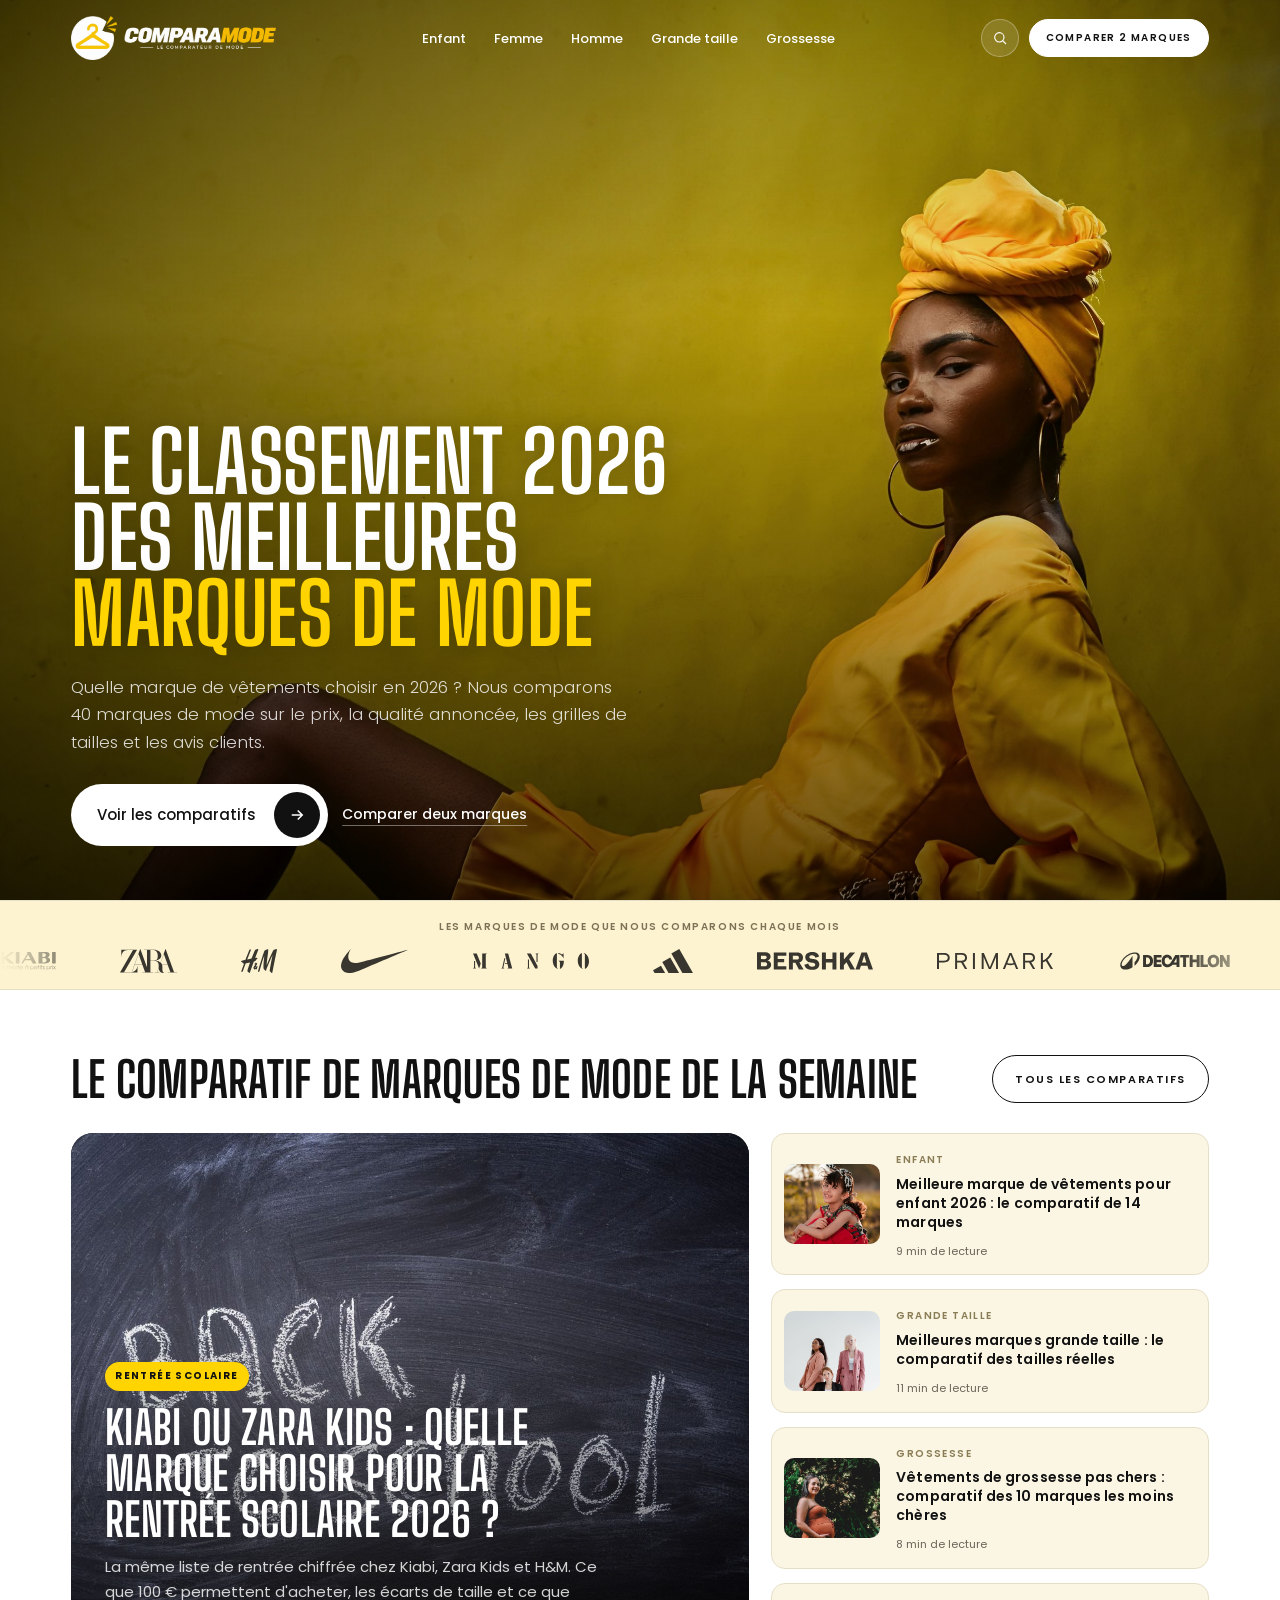
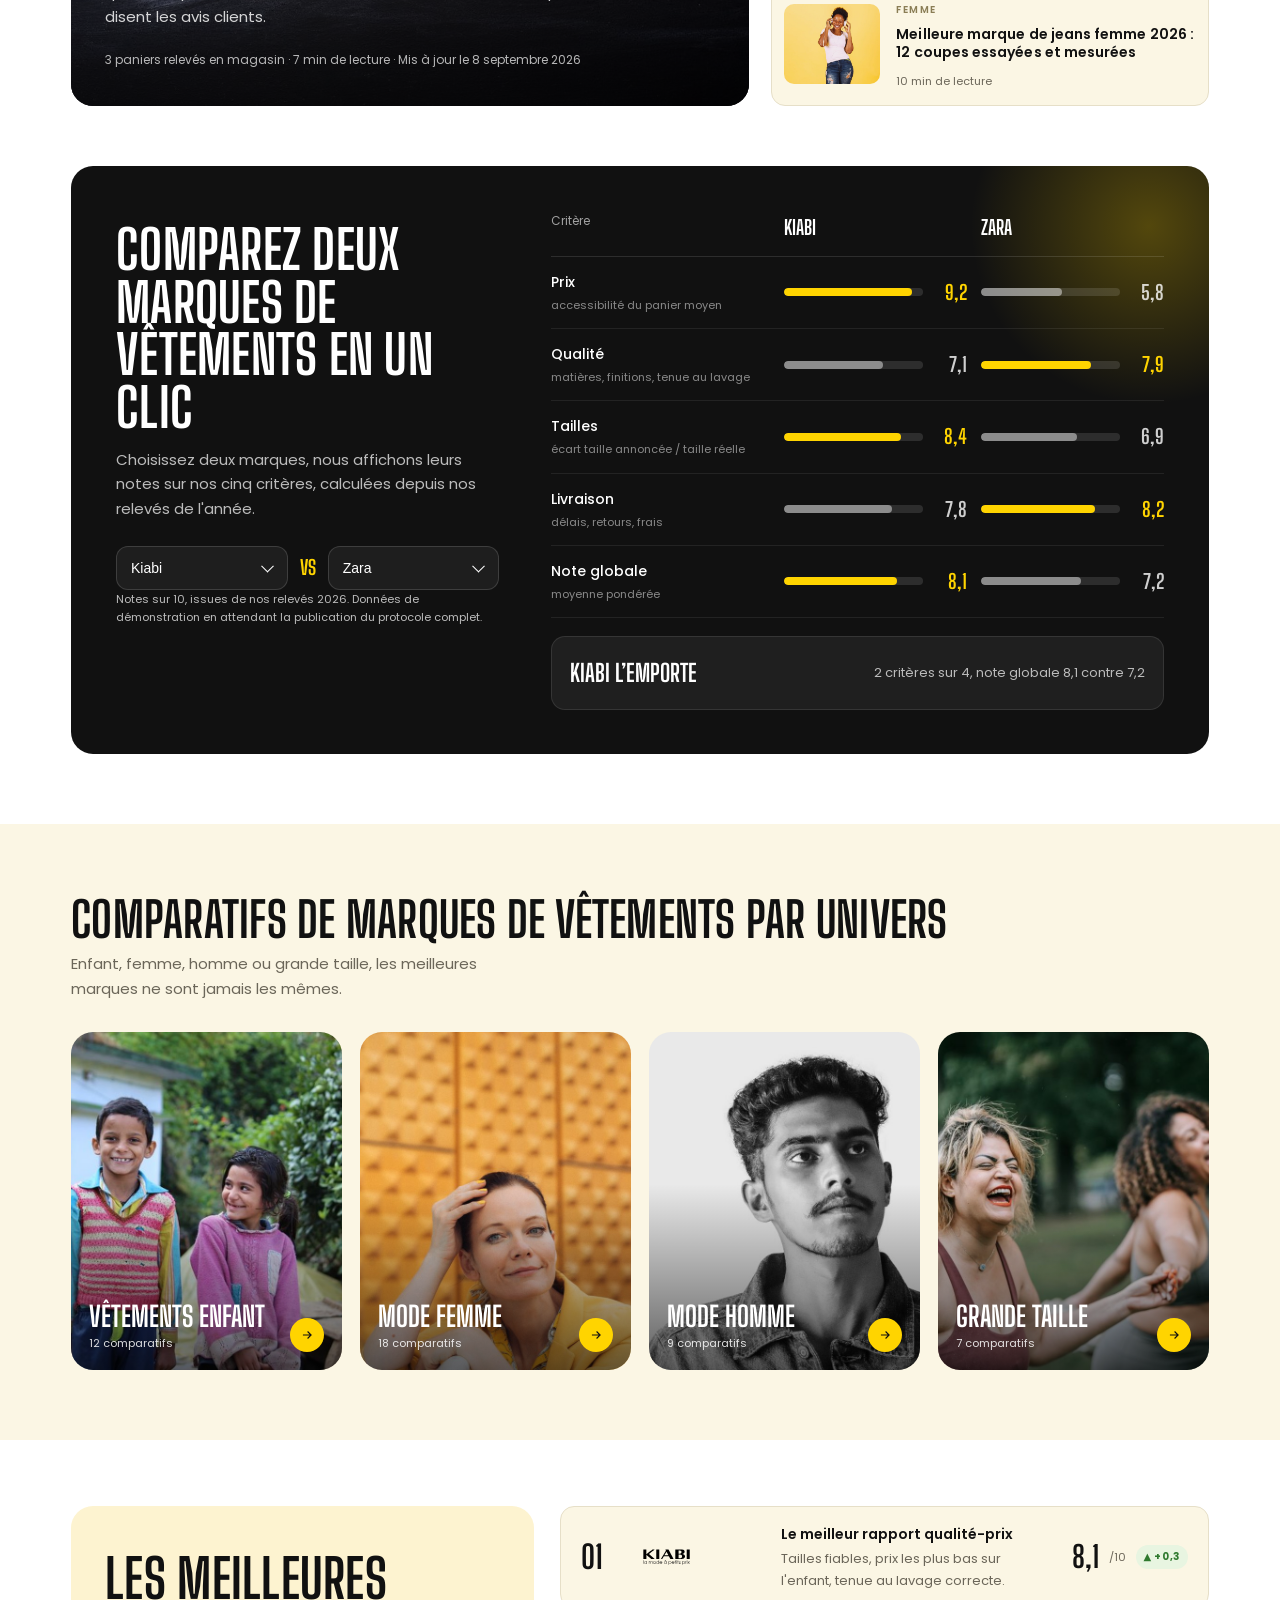
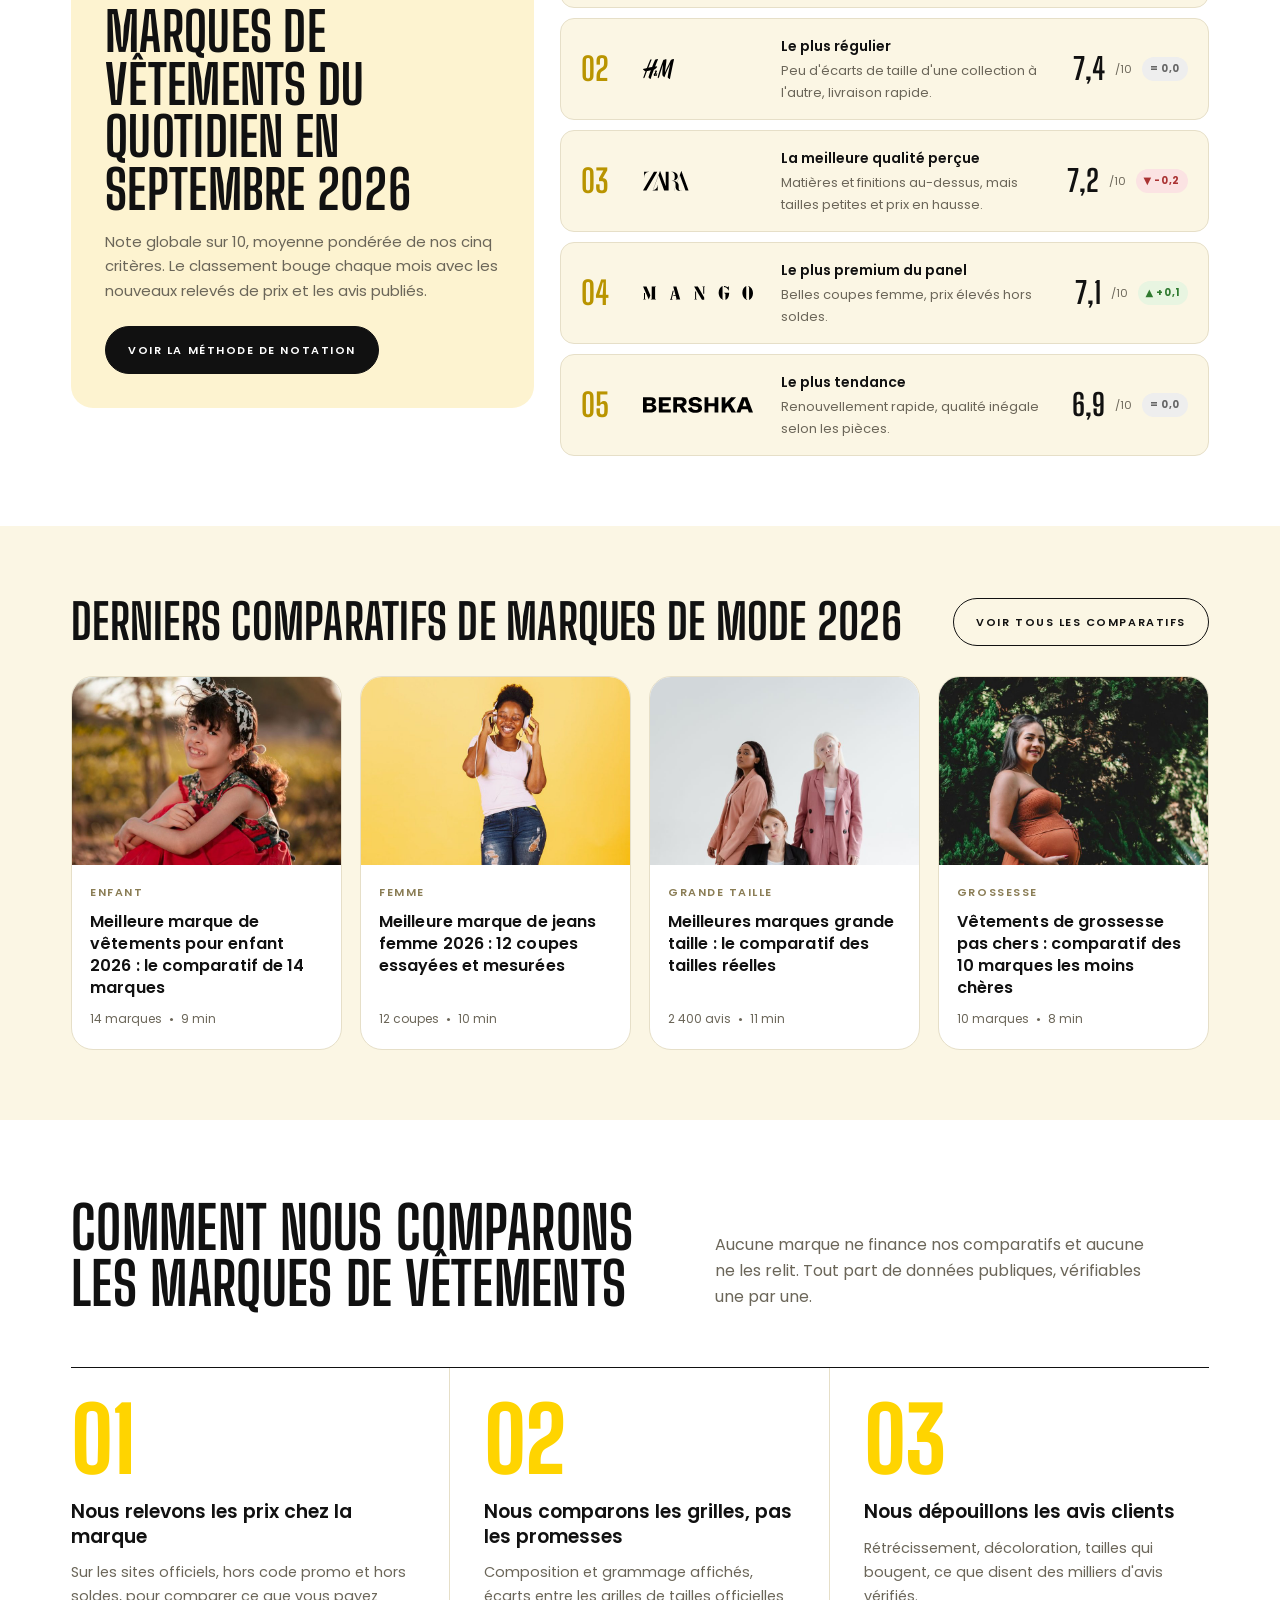
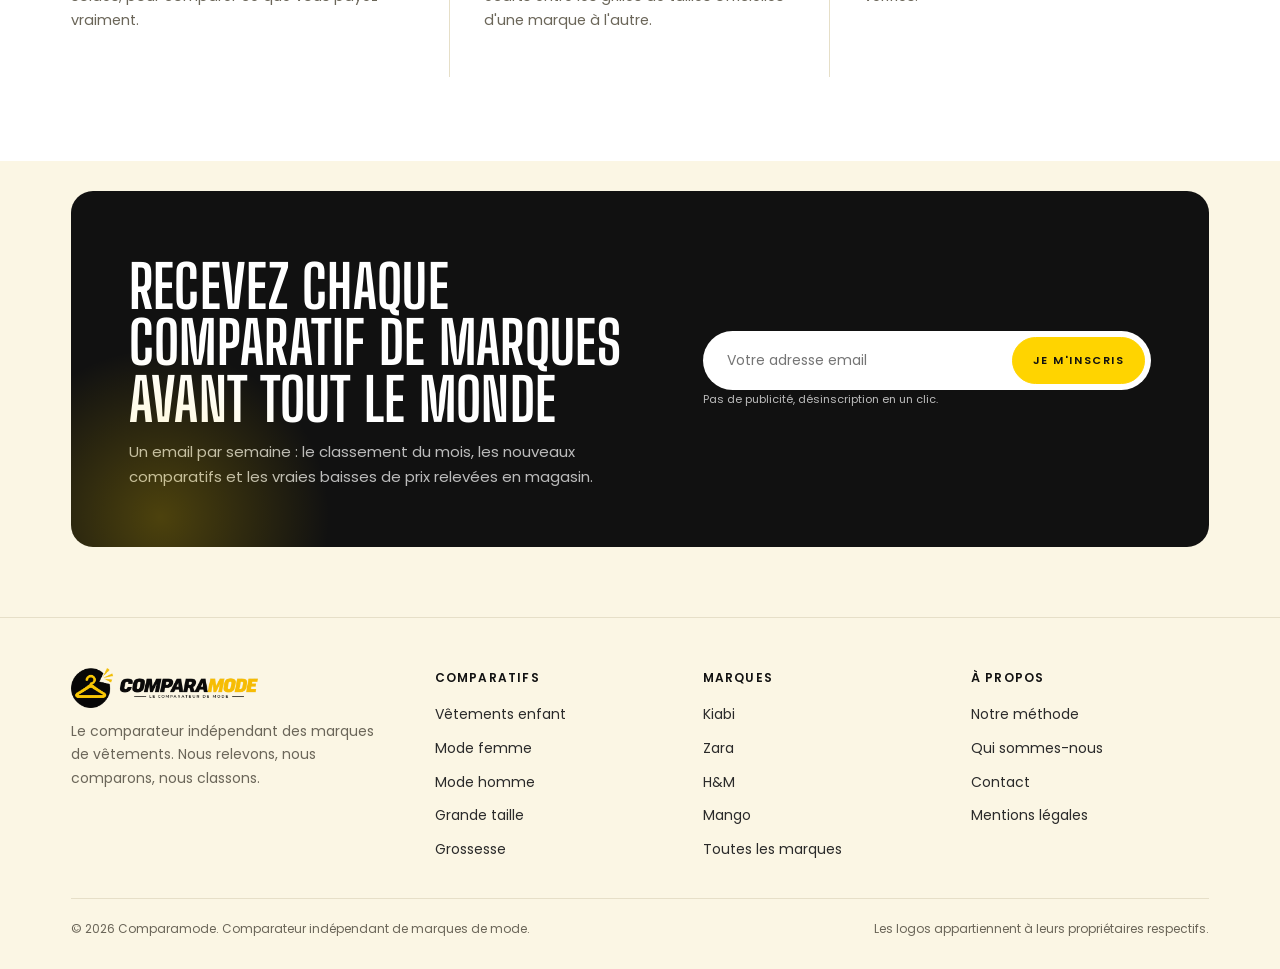
<file: index.html>
<!doctype html>
<html lang="fr">
<head>
<meta charset="utf-8">
<meta name="viewport" content="width=device-width, initial-scale=1">
<title>Comparateur de marques de mode 2026 : le classement des meilleures marques</title>
<meta name="description" content="Comparateur de marques de vêtements 2026 : prix, qualité, tailles réelles et délais de 40 marques de mode, de Kiabi à Zara. Comparatifs enfant, femme, homme et grande taille.">
<link rel="preconnect" href="https://fonts.googleapis.com">
<link rel="preconnect" href="https://fonts.gstatic.com" crossorigin>
<link href="https://fonts.googleapis.com/css2?family=Big+Shoulders+Display:wght@600;700;800&family=Poppins:wght@300;400;500;600&display=swap" rel="stylesheet">
<link rel="icon" href="assets/logo/favicon.ico" sizes="any">
<link rel="icon" type="image/png" sizes="32x32" href="assets/logo/favicon-32.png">
<link rel="icon" type="image/png" sizes="192x192" href="assets/logo/favicon-192.png">
<link rel="apple-touch-icon" href="assets/logo/apple-touch-icon.png">
<meta name="theme-color" content="#FFD400">
<link rel="stylesheet" href="assets/css/site.css?v=7">
</head>
<body>

<header>
  <div class="wrap nav">
    <a class="logo" href="./" aria-label="Comparamode, accueil"><img class="l-light" src="assets/logo/logo-light.png" alt="Comparamode" width="620" height="133"><img class="l-dark" src="assets/logo/logo.png" alt="" aria-hidden="true" width="620" height="133"></a>
    <ul class="menu">
      <li><a href="enfant/">Enfant</a></li>
      <li><a href="femme/">Femme</a></li>
      <li><a href="homme/">Homme</a></li>
      <li><a href="grande-taille/">Grande taille</a></li>
      <li><a href="grossesse/">Grossesse</a></li>
    </ul>
    <div class="nav-actions">
      <a class="iconbtn" href="#" aria-label="Rechercher"><svg viewBox="0 0 24 24"><circle cx="11" cy="11" r="7"/><path d="M16 16l5 5"/></svg></a>
      <a class="btn btn-dark" href="#outil">Comparer 2 marques</a>
      <button class="burger" aria-label="Menu"><svg width="22" height="14" viewBox="0 0 22 14" fill="none" stroke="#111" stroke-width="1.7"><path d="M0 1h22M0 7h22M0 13h22"/></svg></button>
    </div>
  </div>
</header>

<section class="hero">
  <img class="hero-bg" src="assets/img/hero-bg.jpg" alt="Femme en tenue jaune devant un mur jaune" width="2400" height="1790" fetchpriority="high">
  <div class="wrap hero-inner">
    <h1>Le classement 2026 des meilleures <em>marques de mode</em></h1>
    <p>Quelle marque de vêtements choisir en 2026 ? Nous comparons 40 marques de mode sur le prix, la qualité annoncée, les grilles de tailles et les avis clients.</p>
    <div class="btns">
      <a class="btn-pill" href="#comparatifs">Voir les comparatifs <span class="circ"><svg viewBox="0 0 24 24"><path d="M5 12h14M13 6l6 6-6 6"/></svg></span></a>
      <a class="btn-link" href="#outil">Comparer deux marques</a>
    </div>
  </div>
</section>

<section class="brands" id="marques">
  <div class="brands-head">Les marques de mode que nous comparons chaque mois</div>
  <div class="marquee"><div class="marquee-track" id="logoTrack"><img src="assets/logos/kiabi.svg" alt="Kiabi"><img src="assets/logos/zara.svg" alt="Zara"><img src="assets/logos/hm.svg" alt="H&amp;M"><img src="assets/logos/nike.svg" alt="Nike"><img src="assets/logos/mango.svg" alt="Mango"><img src="assets/logos/adidas.svg" alt="Adidas"><img src="assets/logos/bershka.svg" alt="Bershka"><img src="assets/logos/primark.svg" alt="Primark"><img src="assets/logos/decathlon.svg" alt="Decathlon"><img src="assets/logos/pullbear.svg" alt="Pull&amp;Bear"><img src="assets/logos/shein.svg" alt="Shein"><img src="assets/logos/lacoste.svg" alt="Lacoste"><img src="assets/logos/stradivarius.svg" alt="Stradivarius"><img src="assets/logos/promod.svg" alt="Promod"></div></div>
</section>

<section class="featured" id="comparatifs">
  <div class="wrap">
    <div class="section-head">
      <div><h2>Le comparatif de marques de mode de la semaine</h2></div>
      <a class="btn btn-ghost" href="#derniers">Tous les comparatifs</a>
    </div>
    <div class="feat-grid">
      <a class="feat-main" href="enfant/rentree-scolaire/">
        <img src="assets/img/une.jpg" alt="Tableau noir avec la mention back to school" width="1300" height="860">
        <div class="feat-body">
          <span class="tag">Rentrée scolaire</span>
          <h2>Kiabi ou Zara Kids : quelle marque choisir pour la rentrée scolaire 2026 ?</h2>
          <p>La même liste de rentrée chiffrée chez Kiabi, Zara Kids et H&amp;M. Ce que 100 € permettent d'acheter, les écarts de taille et ce que disent les avis clients.</p>
          <span class="feat-meta">3 paniers relevés en magasin · 7 min de lecture · Mis à jour le 8 septembre 2026</span>
        </div>
      </a>
      <div class="feat-side">
        <a class="side-item" href="enfant/meilleure-marque-vetements-enfant/">
          <img src="assets/img/art-1.jpg" alt="" width="96" height="80">
          <div><span class="eyebrow">Enfant</span><h3>Meilleure marque de vêtements pour enfant 2026 : le comparatif de 14 marques</h3><small>9 min de lecture</small></div>
        </a>
        <a class="side-item" href="grande-taille/meilleures-marques-grande-taille/">
          <img src="assets/img/art-3.jpg" alt="" width="96" height="80">
          <div><span class="eyebrow">Grande taille</span><h3>Meilleures marques grande taille : le comparatif des tailles réelles</h3><small>11 min de lecture</small></div>
        </a>
        <a class="side-item" href="grossesse/vetements-grossesse-pas-cher/">
          <img src="assets/img/art-4.jpg" alt="" width="96" height="80">
          <div><span class="eyebrow">Grossesse</span><h3>Vêtements de grossesse pas chers : comparatif des 10 marques les moins chères</h3><small>8 min de lecture</small></div>
        </a>
        <a class="side-item" href="#">
          <img src="assets/img/art-5.jpg" alt="" width="96" height="80">
          <div><span class="eyebrow">Femme</span><h3>Meilleure marque de jeans femme 2026 : 12 coupes essayées et mesurées</h3><small>10 min de lecture</small></div>
        </a>
      </div>
    </div>
  </div>
</section>

<section class="tool" id="outil">
  <div class="wrap">
    <div class="tool-card">
      <div class="tool-intro">
        
        <h2>Comparez deux marques de vêtements en un clic</h2>
        <p>Choisissez deux marques, nous affichons leurs notes sur nos cinq critères, calculées depuis nos relevés de l'année.</p>
        <div class="selects">
          <div class="select"><select id="brandA" aria-label="Première marque"></select></div>
          <span class="vs">VS</span>
          <div class="select"><select id="brandB" aria-label="Seconde marque"></select></div>
        </div>
        <p class="tool-note">Notes sur 10, issues de nos relevés 2026. Données de démonstration en attendant la publication du protocole complet.</p>
      </div>
      <div class="compare">
        <div class="cmp-head"><span>Critère</span><b id="nameA"></b><b id="nameB"></b></div>
        <div id="rows"></div>
        <div class="verdict"><b id="verdict"></b><span id="verdictSub"></span></div>
      </div>
    </div>
  </div>
</section>

<section class="cats" id="categories">
  <div class="wrap">
    <div class="section-head">
      <div><h2>Comparatifs de marques de vêtements par univers</h2><p>Enfant, femme, homme ou grande taille, les meilleures marques ne sont jamais les mêmes.</p></div>
    </div>
    <div class="grid4">
      <a class="tile" href="enfant/"><img src="assets/img/cat-enfant.jpg" alt="Vêtements enfant" width="760" height="720"><span class="tile-label"><span><strong>Vêtements enfant</strong><em>12 comparatifs</em></span><span class="arrow"><svg viewBox="0 0 24 24"><path d="M5 12h14M13 6l6 6-6 6"/></svg></span></span></a>
      <a class="tile" href="femme/"><img src="assets/img/cat-femme.jpg" alt="Mode femme" width="760" height="720"><span class="tile-label"><span><strong>Mode femme</strong><em>18 comparatifs</em></span><span class="arrow"><svg viewBox="0 0 24 24"><path d="M5 12h14M13 6l6 6-6 6"/></svg></span></span></a>
      <a class="tile" href="homme/"><img src="assets/img/cat-homme.jpg" alt="Mode homme" width="760" height="720"><span class="tile-label"><span><strong>Mode homme</strong><em>9 comparatifs</em></span><span class="arrow"><svg viewBox="0 0 24 24"><path d="M5 12h14M13 6l6 6-6 6"/></svg></span></span></a>
      <a class="tile" href="grande-taille/"><img src="assets/img/cat-grande-taille.jpg" alt="Mode grande taille" width="760" height="720"><span class="tile-label"><span><strong>Grande taille</strong><em>7 comparatifs</em></span><span class="arrow"><svg viewBox="0 0 24 24"><path d="M5 12h14M13 6l6 6-6 6"/></svg></span></span></a>
    </div>
  </div>
</section>

<section class="ranking" id="classement">
  <div class="wrap rank-grid">
    <div class="rank-intro">
      
      <h2>Les meilleures marques de vêtements du quotidien en septembre 2026</h2>
      <p>Note globale sur 10, moyenne pondérée de nos cinq critères. Le classement bouge chaque mois avec les nouveaux relevés de prix et les avis publiés.</p>
      <a class="btn btn-dark" href="#methode">Voir la méthode de notation</a>
    </div>
    <div class="rank-list">
      <div class="rank-row"><span class="pos first">01</span><img src="assets/logos/kiabi.svg" alt="Kiabi"><div class="why"><b>Le meilleur rapport qualité-prix</b>Tailles fiables, prix les plus bas sur l'enfant, tenue au lavage correcte.</div><div class="score"><b>8,1</b><small>/10</small><span class="chip">▲ +0,3</span></div></div>
      <div class="rank-row"><span class="pos">02</span><img src="assets/logos/hm.svg" alt="H&amp;M"><div class="why"><b>Le plus régulier</b>Peu d'écarts de taille d'une collection à l'autre, livraison rapide.</div><div class="score"><b>7,4</b><small>/10</small><span class="chip flat">= 0,0</span></div></div>
      <div class="rank-row"><span class="pos">03</span><img src="assets/logos/zara.svg" alt="Zara"><div class="why"><b>La meilleure qualité perçue</b>Matières et finitions au-dessus, mais tailles petites et prix en hausse.</div><div class="score"><b>7,2</b><small>/10</small><span class="chip down">▼ -0,2</span></div></div>
      <div class="rank-row"><span class="pos">04</span><img src="assets/logos/mango.svg" alt="Mango"><div class="why"><b>Le plus premium du panel</b>Belles coupes femme, prix élevés hors soldes.</div><div class="score"><b>7,1</b><small>/10</small><span class="chip">▲ +0,1</span></div></div>
      <div class="rank-row"><span class="pos">05</span><img src="assets/logos/bershka.svg" alt="Bershka"><div class="why"><b>Le plus tendance</b>Renouvellement rapide, qualité inégale selon les pièces.</div><div class="score"><b>6,9</b><small>/10</small><span class="chip flat">= 0,0</span></div></div>
    </div>
  </div>
</section>

<section class="posts" id="derniers">
  <div class="wrap">
    <div class="section-head">
      <div><h2>Derniers comparatifs de marques de mode 2026</h2></div>
      <a class="btn btn-ghost" href="#">Voir tous les comparatifs</a>
    </div>
    <div class="grid4">
      <a class="post" href="enfant/meilleure-marque-vetements-enfant/"><img src="assets/img/art-1.jpg" alt="" width="800" height="560"><div class="post-body"><span class="eyebrow">Enfant</span><h3>Meilleure marque de vêtements pour enfant 2026 : le comparatif de 14 marques</h3><span class="meta">14 marques <i></i> 9 min</span></div></a>
      <a class="post" href="#"><img src="assets/img/art-5.jpg" alt="" width="800" height="560"><div class="post-body"><span class="eyebrow">Femme</span><h3>Meilleure marque de jeans femme 2026 : 12 coupes essayées et mesurées</h3><span class="meta">12 coupes <i></i> 10 min</span></div></a>
      <a class="post" href="grande-taille/meilleures-marques-grande-taille/"><img src="assets/img/art-3.jpg" alt="" width="800" height="560"><div class="post-body"><span class="eyebrow">Grande taille</span><h3>Meilleures marques grande taille : le comparatif des tailles réelles</h3><span class="meta">2 400 avis <i></i> 11 min</span></div></a>
      <a class="post" href="grossesse/vetements-grossesse-pas-cher/"><img src="assets/img/art-4.jpg" alt="" width="800" height="560"><div class="post-body"><span class="eyebrow">Grossesse</span><h3>Vêtements de grossesse pas chers : comparatif des 10 marques les moins chères</h3><span class="meta">10 marques <i></i> 8 min</span></div></a>
    </div>
  </div>
</section>

<section class="method" id="methode">
  <div class="wrap">
    <div class="method-head">
      <h2>Comment nous comparons les marques de vêtements</h2>
      <p>Aucune marque ne finance nos comparatifs et aucune ne les relit. Tout part de données publiques, vérifiables une par une.</p>
    </div>
    <div class="steps">
      <div class="step"><span class="n">01</span><h3>Nous relevons les prix chez la marque</h3><p>Sur les sites officiels, hors code promo et hors soldes, pour comparer ce que vous payez vraiment.</p></div>
      <div class="step"><span class="n">02</span><h3>Nous comparons les grilles, pas les promesses</h3><p>Composition et grammage affichés, écarts entre les grilles de tailles officielles d'une marque à l'autre.</p></div>
      <div class="step"><span class="n">03</span><h3>Nous dépouillons les avis clients</h3><p>Rétrécissement, décoloration, tailles qui bougent, ce que disent des milliers d'avis vérifiés.</p></div>
    </div>
  </div>
</section>

<section class="news" id="newsletter">
  <div class="wrap">
    <div class="news-card">
      <div>
        
        <h2>Recevez chaque comparatif de marques avant tout le monde</h2>
        <p>Un email par semaine : le classement du mois, les nouveaux comparatifs et les vraies baisses de prix relevées en magasin.</p>
      </div>
      <div>
        <form class="form" onsubmit="return false">
          <input type="email" placeholder="Votre adresse email" aria-label="Adresse email" required>
          <button class="btn btn-yellow" type="submit">Je m'inscris</button>
        </form>
        <p class="form-note">Pas de publicité, désinscription en un clic.</p>
      </div>
    </div>
  </div>
</section>

<footer>
  <div class="wrap">
    <div class="foot-grid">
      <div class="foot-brand"><a class="logo" href="./" aria-label="Comparamode, accueil"><img src="assets/logo/logo.png" alt="Comparamode" width="620" height="133" loading="lazy"></a><p>Le comparateur indépendant des marques de vêtements. Nous relevons, nous comparons, nous classons.</p></div>
      <div><h4>Comparatifs</h4><ul><li><a href="enfant/">Vêtements enfant</a></li><li><a href="femme/">Mode femme</a></li><li><a href="homme/">Mode homme</a></li><li><a href="grande-taille/">Grande taille</a></li><li><a href="grossesse/">Grossesse</a></li></ul></div>
      <div><h4>Marques</h4><ul><li><a href="#">Kiabi</a></li><li><a href="#">Zara</a></li><li><a href="#">H&amp;M</a></li><li><a href="#">Mango</a></li><li><a href="#">Toutes les marques</a></li></ul></div>
      <div><h4>À propos</h4><ul><li><a href="#methode">Notre méthode</a></li><li><a href="#">Qui sommes-nous</a></li><li><a href="#">Contact</a></li><li><a href="#">Mentions légales</a></li></ul></div>
    </div>
    <div class="foot-bottom"><span>© 2026 Comparamode. Comparateur indépendant de marques de mode.</span><span>Les logos appartiennent à leurs propriétaires respectifs.</span></div>
  </div>
</footer>

<script src="assets/js/site.js?v=7"></script>
<script>
(function(){
  // Notes /10 par critere : prix, qualite, tailles, livraison, global. Donnees de demonstration.
  var brands={
    "Kiabi":    [9.2,7.1,8.4,7.8,8.1],
    "Zara":     [5.8,7.9,6.9,8.2,7.2],
    "H&M":      [7.6,6.8,7.2,7.9,7.4],
    "Mango":    [5.2,8.1,7.4,7.6,7.1],
    "Bershka":  [7.0,6.2,6.5,7.7,6.9],
    "Decathlon":[8.6,8.3,8.0,8.5,8.4],
    "Shein":    [9.6,4.1,5.2,5.9,6.2]
  };
  var crits=[["Prix","accessibilité du panier moyen"],["Qualité","matières, finitions, tenue au lavage"],["Tailles","écart taille annoncée / taille réelle"],["Livraison","délais, retours, frais"],["Note globale","moyenne pondérée"]];
  var A=document.getElementById('brandA'),B=document.getElementById('brandB');
  Object.keys(brands).forEach(function(n){A.add(new Option(n,n));B.add(new Option(n,n));});
  A.value="Kiabi";B.value="Zara";
  function fmt(v){return v.toFixed(1).replace('.',',');}
  function render(){
    var a=A.value,b=B.value,ra=brands[a],rb=brands[b],wins=0,rows='';
    document.getElementById('nameA').textContent=a;document.getElementById('nameB').textContent=b;
    crits.forEach(function(c,i){
      var va=ra[i],vb=rb[i],wa=va>vb,wb=vb>va; if(i<4&&wa)wins++;
      rows+='<div class="cmp-row"><div class="crit">'+c[0]+'<small>'+c[1]+'</small></div>'
        +'<div class="bar'+(wa?' win':'')+'" data-brand="'+a+'"><div class="track"><div class="fill" style="width:'+(va*10)+'%"></div></div><span class="val">'+fmt(va)+'</span></div>'
        +'<div class="bar'+(wb?' win':'')+'" data-brand="'+b+'"><div class="track"><div class="fill" style="width:'+(vb*10)+'%"></div></div><span class="val">'+fmt(vb)+'</span></div></div>';
    });
    document.getElementById('rows').innerHTML=rows;
    var v=document.getElementById('verdict'),s=document.getElementById('verdictSub');
    if(a===b){v.textContent='Choisissez deux marques différentes';s.textContent='';return;}
    var lead=ra[4]>rb[4]?a:rb[4]>ra[4]?b:null;
    v.textContent=lead?lead+' l’emporte':'Égalité parfaite';
    s.textContent=lead?(lead===a?wins:4-wins)+' critères sur 4, note globale '+fmt(lead===a?ra[4]:rb[4])+' contre '+fmt(lead===a?rb[4]:ra[4]):'Même note globale sur nos relevés';
  }
  A.addEventListener('change',render);B.addEventListener('change',render);render();
})();
</script>
</body>
</html>
</file>
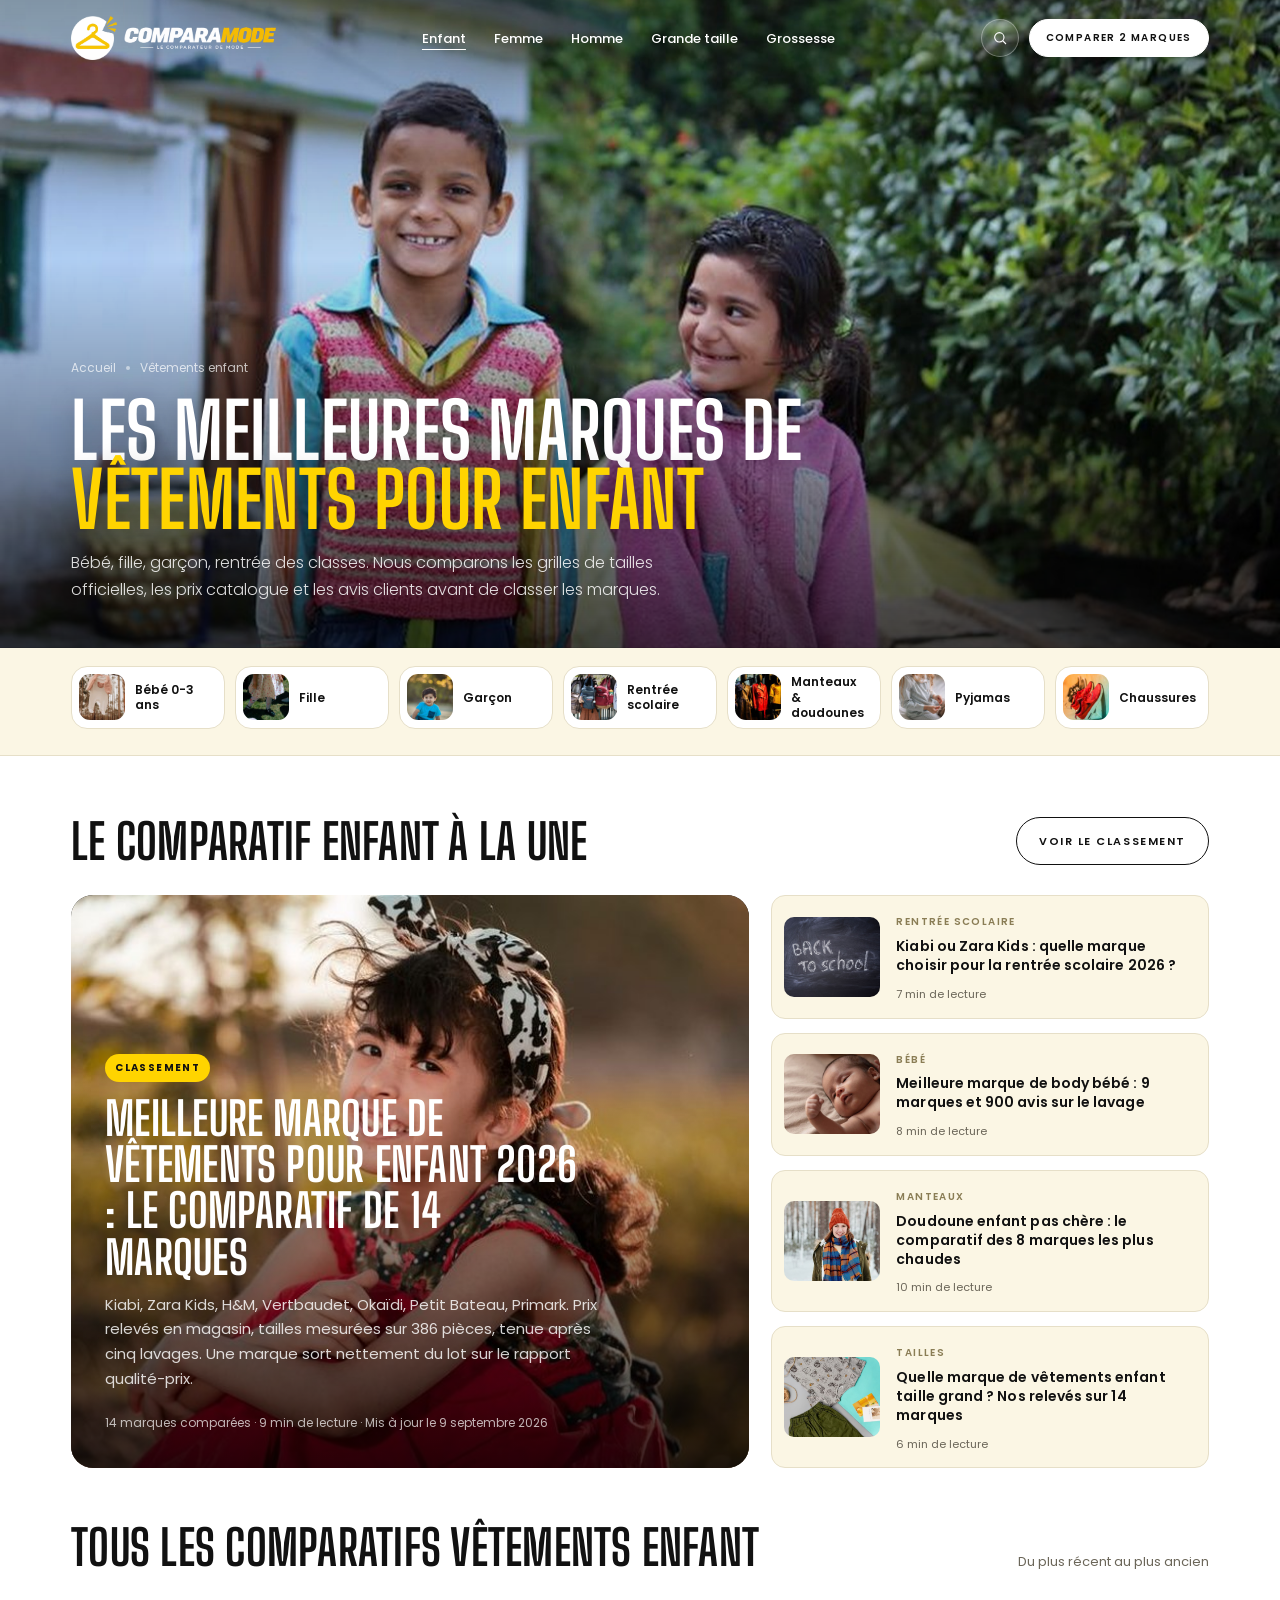
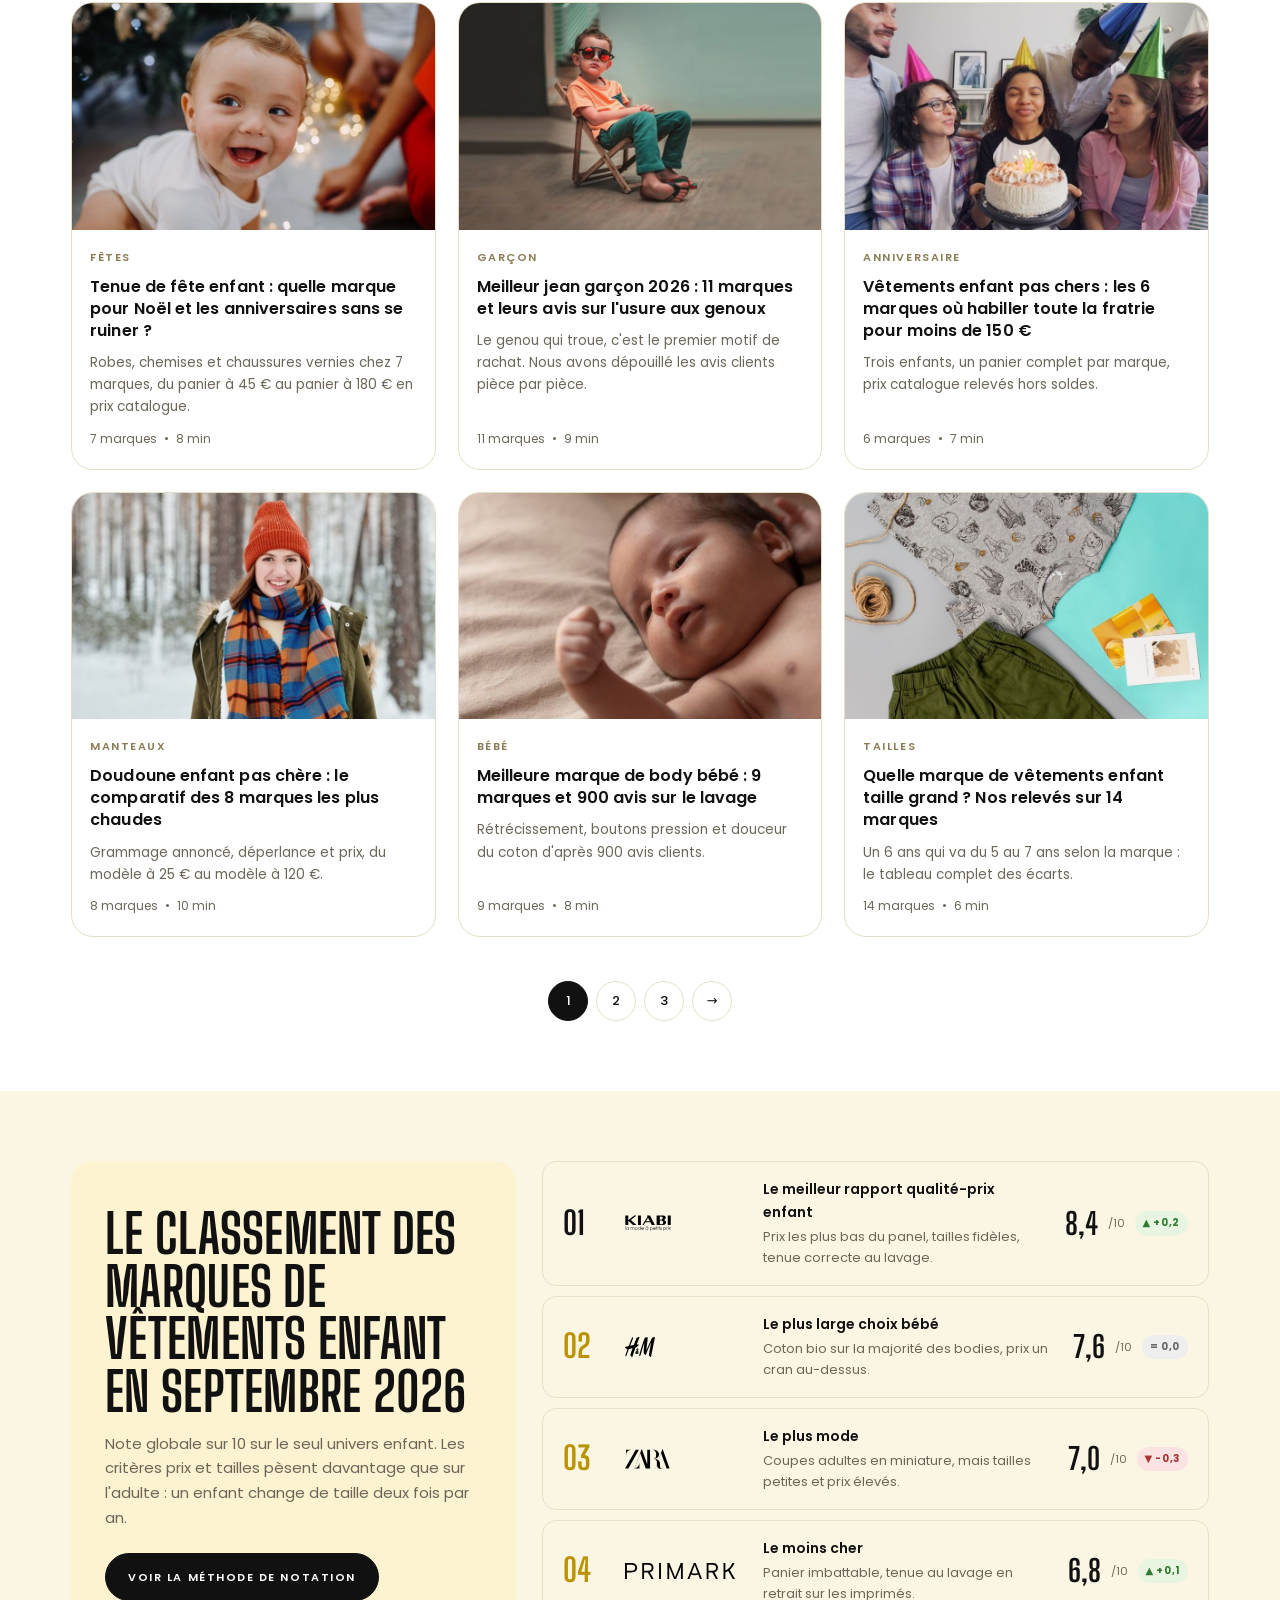
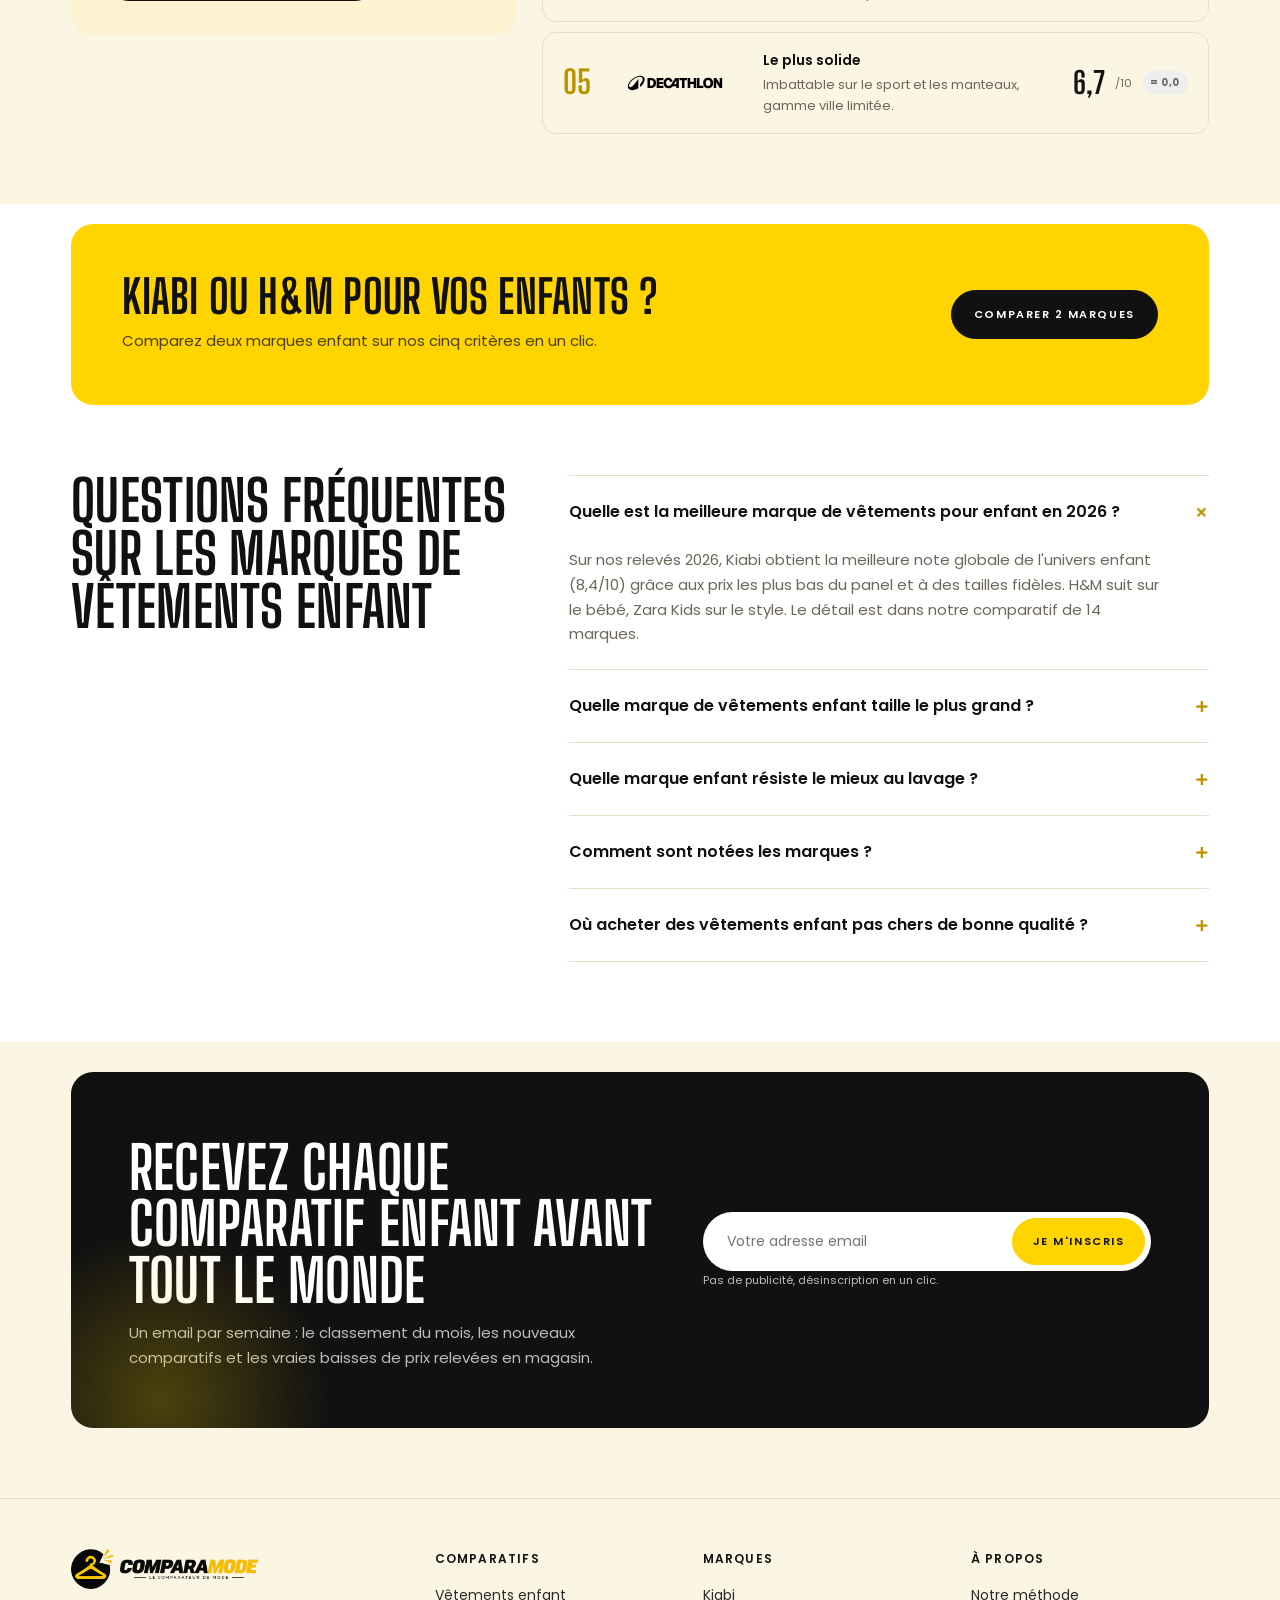
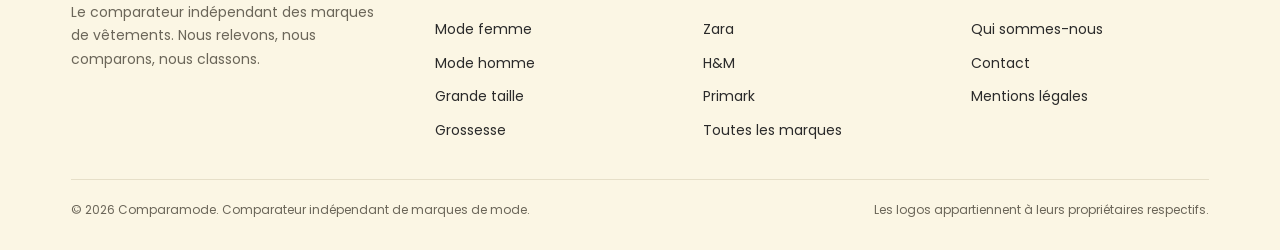
<file: enfant/index.html>
<!doctype html>
<html lang="fr">
<head>
<meta charset="utf-8">
<meta name="viewport" content="width=device-width, initial-scale=1">
<title>Meilleures marques de vêtements pour enfant 2026 : comparatifs et classement</title>
<meta name="description" content="Comparatifs de marques de vêtements pour enfant et bébé, Kiabi, Zara Kids, H&M, Primark. Prix relevés, tailles réelles mesurées, tenue au lavage. Le classement 2026 des meilleures marques enfant.">
<link rel="preconnect" href="https://fonts.googleapis.com">
<link rel="preconnect" href="https://fonts.gstatic.com" crossorigin>
<link href="https://fonts.googleapis.com/css2?family=Big+Shoulders+Display:wght@600;700;800&family=Poppins:wght@300;400;500;600&display=swap" rel="stylesheet">
<link rel="icon" href="../assets/logo/favicon.ico" sizes="any">
<link rel="icon" type="image/png" sizes="32x32" href="../assets/logo/favicon-32.png">
<link rel="icon" type="image/png" sizes="192x192" href="../assets/logo/favicon-192.png">
<link rel="apple-touch-icon" href="../assets/logo/apple-touch-icon.png">
<meta name="theme-color" content="#FFD400">
<link rel="stylesheet" href="../assets/css/site.css?v=7">
</head>
<body>

<header>
  <div class="wrap nav">
    <a class="logo" href="../" aria-label="Comparamode, accueil"><img class="l-light" src="../assets/logo/logo-light.png" alt="Comparamode" width="620" height="133"><img class="l-dark" src="../assets/logo/logo.png" alt="" aria-hidden="true" width="620" height="133"></a>
    <ul class="menu">
      <li><a href="../enfant/" style="text-decoration:underline;text-underline-offset:6px">Enfant</a></li>
      <li><a href="../femme/">Femme</a></li>
      <li><a href="../homme/">Homme</a></li>
      <li><a href="../grande-taille/">Grande taille</a></li>
      <li><a href="../grossesse/">Grossesse</a></li>
    </ul>
    <div class="nav-actions">
      <a class="iconbtn" href="#" aria-label="Rechercher"><svg viewBox="0 0 24 24"><circle cx="11" cy="11" r="7"/><path d="M16 16l5 5"/></svg></a>
      <a class="btn btn-dark" href="../#outil">Comparer 2 marques</a>
      <button class="burger" aria-label="Menu"><svg width="22" height="14" viewBox="0 0 22 14" fill="none" stroke="#111" stroke-width="1.7"><path d="M0 1h22M0 7h22M0 13h22"/></svg></button>
    </div>
  </div>
</header>

<section class="hero cat-hero">
  <img class="hero-bg" src="../assets/img/cat-enfant-hero.jpg" alt="Deux enfants en vêtements colorés" width="2000" height="900" fetchpriority="high">
  <div class="wrap hero-inner">
    <nav class="crumbs" aria-label="Fil d'Ariane"><a href="../">Accueil</a><i></i><span>Vêtements enfant</span></nav>
    <h1>Les meilleures marques de <em>vêtements pour enfant</em></h1>
    <p>Bébé, fille, garçon, rentrée des classes. Nous comparons les grilles de tailles officielles, les prix catalogue et les avis clients avant de classer les marques.</p>
  </div>
</section>

<nav class="subnav" aria-label="Sous-catégories">
  <div class="wrap subcards">
    <a class="subcard" href="#articles"><img src="../assets/img/sub-bebe.jpg" alt="" width="56" height="56" loading="lazy"><span>Bébé 0-3 ans</span><i><svg viewBox="0 0 24 24"><path d="M5 12h14M13 6l6 6-6 6"/></svg></i></a>
    <a class="subcard" href="#articles"><img src="../assets/img/sub-fille.jpg" alt="" width="56" height="56" loading="lazy"><span>Fille</span><i><svg viewBox="0 0 24 24"><path d="M5 12h14M13 6l6 6-6 6"/></svg></i></a>
    <a class="subcard" href="#articles"><img src="../assets/img/sub-garcon.jpg" alt="" width="56" height="56" loading="lazy"><span>Garçon</span><i><svg viewBox="0 0 24 24"><path d="M5 12h14M13 6l6 6-6 6"/></svg></i></a>
    <a class="subcard" href="#articles"><img src="../assets/img/sub-rentree.jpg" alt="" width="56" height="56" loading="lazy"><span>Rentrée scolaire</span><i><svg viewBox="0 0 24 24"><path d="M5 12h14M13 6l6 6-6 6"/></svg></i></a>
    <a class="subcard" href="#articles"><img src="../assets/img/sub-kidmanteau.jpg" alt="" width="56" height="56" loading="lazy"><span>Manteaux &amp; doudounes</span><i><svg viewBox="0 0 24 24"><path d="M5 12h14M13 6l6 6-6 6"/></svg></i></a>
    <a class="subcard" href="#articles"><img src="../assets/img/sub-pyjama.jpg" alt="" width="56" height="56" loading="lazy"><span>Pyjamas</span><i><svg viewBox="0 0 24 24"><path d="M5 12h14M13 6l6 6-6 6"/></svg></i></a>
    <a class="subcard" href="#articles"><img src="../assets/img/sub-kidshoes.jpg" alt="" width="56" height="56" loading="lazy"><span>Chaussures</span><i><svg viewBox="0 0 24 24"><path d="M5 12h14M13 6l6 6-6 6"/></svg></i></a>
  </div>
</nav>

<section class="cat-featured" id="articles">
  <div class="wrap">
    <div class="section-head">
      <h2>Le comparatif enfant à la une</h2>
      <a class="btn btn-ghost" href="#classement">Voir le classement</a>
    </div>
    <div class="feat-grid">
      <a class="feat-main" href="../enfant/meilleure-marque-vetements-enfant/">
        <img src="../assets/img/art-1.jpg" alt="" width="800" height="560">
        <div class="feat-body">
          <span class="tag">Classement</span>
          <h2>Meilleure marque de vêtements pour enfant 2026 : le comparatif de 14 marques</h2>
          <p>Kiabi, Zara Kids, H&amp;M, Vertbaudet, Okaïdi, Petit Bateau, Primark. Prix relevés en magasin, tailles mesurées sur 386 pièces, tenue après cinq lavages. Une marque sort nettement du lot sur le rapport qualité-prix.</p>
          <span class="feat-meta">14 marques comparées · 9 min de lecture · Mis à jour le 9 septembre 2026</span>
        </div>
      </a>
      <div class="feat-side">
        <a class="side-item" href="../enfant/rentree-scolaire/"><img src="../assets/img/une.jpg" alt="" width="96" height="80"><div><span class="eyebrow">Rentrée scolaire</span><h3>Kiabi ou Zara Kids : quelle marque choisir pour la rentrée scolaire 2026 ?</h3><small>7 min de lecture</small></div></a>
        <a class="side-item" href="#"><img src="../assets/img/kid-3.jpg" alt="" width="96" height="80"><div><span class="eyebrow">Bébé</span><h3>Meilleure marque de body bébé : 9 marques et 900 avis sur le lavage</h3><small>8 min de lecture</small></div></a>
        <a class="side-item" href="#"><img src="../assets/img/kid-2.jpg" alt="" width="96" height="80"><div><span class="eyebrow">Manteaux</span><h3>Doudoune enfant pas chère : le comparatif des 8 marques les plus chaudes</h3><small>10 min de lecture</small></div></a>
        <a class="side-item" href="#"><img src="../assets/img/kid-6.jpg" alt="" width="96" height="80"><div><span class="eyebrow">Tailles</span><h3>Quelle marque de vêtements enfant taille grand ? Nos relevés sur 14 marques</h3><small>6 min de lecture</small></div></a>
      </div>
    </div>
  </div>
</section>

<section class="cat-grid">
  <div class="wrap">
    <div class="section-head">
      <h2>Tous les comparatifs vêtements enfant</h2>
      <span style="font-size:13px;color:var(--muted)">Du plus récent au plus ancien</span>
    </div>
    <div class="grid3">
      <a class="post big" href="#"><img src="../assets/img/kid-1.jpg" alt="" width="800" height="560"><div class="post-body"><span class="eyebrow">Fêtes</span><h3>Tenue de fête enfant : quelle marque pour Noël et les anniversaires sans se ruiner ?</h3><p class="excerpt">Robes, chemises et chaussures vernies chez 7 marques, du panier à 45 € au panier à 180 € en prix catalogue.</p><span class="meta">7 marques <i></i> 8 min</span></div></a>
      <a class="post big" href="#"><img src="../assets/img/kid-4.jpg" alt="" width="800" height="560"><div class="post-body"><span class="eyebrow">Garçon</span><h3>Meilleur jean garçon 2026 : 11 marques et leurs avis sur l'usure aux genoux</h3><p class="excerpt">Le genou qui troue, c'est le premier motif de rachat. Nous avons dépouillé les avis clients pièce par pièce.</p><span class="meta">11 marques <i></i> 9 min</span></div></a>
      <a class="post big" href="#"><img src="../assets/img/kid-5.jpg" alt="" width="800" height="560"><div class="post-body"><span class="eyebrow">Anniversaire</span><h3>Vêtements enfant pas chers : les 6 marques où habiller toute la fratrie pour moins de 150 €</h3><p class="excerpt">Trois enfants, un panier complet par marque, prix catalogue relevés hors soldes.</p><span class="meta">6 marques <i></i> 7 min</span></div></a>
      <a class="post big" href="#"><img src="../assets/img/kid-2.jpg" alt="" width="800" height="560"><div class="post-body"><span class="eyebrow">Manteaux</span><h3>Doudoune enfant pas chère : le comparatif des 8 marques les plus chaudes</h3><p class="excerpt">Grammage annoncé, déperlance et prix, du modèle à 25 € au modèle à 120 €.</p><span class="meta">8 marques <i></i> 10 min</span></div></a>
      <a class="post big" href="#"><img src="../assets/img/kid-3.jpg" alt="" width="800" height="560"><div class="post-body"><span class="eyebrow">Bébé</span><h3>Meilleure marque de body bébé : 9 marques et 900 avis sur le lavage</h3><p class="excerpt">Rétrécissement, boutons pression et douceur du coton d'après 900 avis clients.</p><span class="meta">9 marques <i></i> 8 min</span></div></a>
      <a class="post big" href="#"><img src="../assets/img/kid-6.jpg" alt="" width="800" height="560"><div class="post-body"><span class="eyebrow">Tailles</span><h3>Quelle marque de vêtements enfant taille grand ? Nos relevés sur 14 marques</h3><p class="excerpt">Un 6 ans qui va du 5 au 7 ans selon la marque : le tableau complet des écarts.</p><span class="meta">14 marques <i></i> 6 min</span></div></a>
    </div>
    <div class="pager"><a class="on" href="#">1</a><a href="#">2</a><a href="#">3</a><a href="#" aria-label="Page suivante">→</a></div>
  </div>
</section>

<section class="cat-rank" id="classement">
  <div class="wrap rank-grid">
    <div class="rank-intro">
      <h2>Le classement des marques de vêtements enfant en septembre 2026</h2>
      <p>Note globale sur 10 sur le seul univers enfant. Les critères prix et tailles pèsent davantage que sur l'adulte : un enfant change de taille deux fois par an.</p>
      <a class="btn btn-dark" href="../#methode">Voir la méthode de notation</a>
    </div>
    <div class="rank-list">
      <div class="rank-row"><span class="pos first">01</span><img src="../assets/logos/kiabi.svg" alt="Kiabi"><div class="why"><b>Le meilleur rapport qualité-prix enfant</b>Prix les plus bas du panel, tailles fidèles, tenue correcte au lavage.</div><div class="score"><b>8,4</b><small>/10</small><span class="chip">▲ +0,2</span></div></div>
      <div class="rank-row"><span class="pos">02</span><img src="../assets/logos/hm.svg" alt="H&amp;M"><div class="why"><b>Le plus large choix bébé</b>Coton bio sur la majorité des bodies, prix un cran au-dessus.</div><div class="score"><b>7,6</b><small>/10</small><span class="chip flat">= 0,0</span></div></div>
      <div class="rank-row"><span class="pos">03</span><img src="../assets/logos/zara.svg" alt="Zara"><div class="why"><b>Le plus mode</b>Coupes adultes en miniature, mais tailles petites et prix élevés.</div><div class="score"><b>7,0</b><small>/10</small><span class="chip down">▼ -0,3</span></div></div>
      <div class="rank-row"><span class="pos">04</span><img src="../assets/logos/primark.svg" alt="Primark"><div class="why"><b>Le moins cher</b>Panier imbattable, tenue au lavage en retrait sur les imprimés.</div><div class="score"><b>6,8</b><small>/10</small><span class="chip">▲ +0,1</span></div></div>
      <div class="rank-row"><span class="pos">05</span><img src="../assets/logos/decathlon.svg" alt="Decathlon"><div class="why"><b>Le plus solide</b>Imbattable sur le sport et les manteaux, gamme ville limitée.</div><div class="score"><b>6,7</b><small>/10</small><span class="chip flat">= 0,0</span></div></div>
    </div>
  </div>
</section>

<section class="cta-band">
  <div class="wrap">
    <div class="cta-card">
      <div><h2>Kiabi ou H&amp;M pour vos enfants ?</h2><p>Comparez deux marques enfant sur nos cinq critères en un clic.</p></div>
      <a class="btn btn-dark" href="../#outil">Comparer 2 marques</a>
    </div>
  </div>
</section>

<section class="faq">
  <div class="wrap faq-head">
    <h2>Questions fréquentes sur les marques de vêtements enfant</h2>
    <div>
      <details open><summary>Quelle est la meilleure marque de vêtements pour enfant en 2026 ?</summary><p>Sur nos relevés 2026, Kiabi obtient la meilleure note globale de l'univers enfant (8,4/10) grâce aux prix les plus bas du panel et à des tailles fidèles. H&amp;M suit sur le bébé, Zara Kids sur le style. Le détail est dans notre comparatif de 14 marques.</p></details>
      <details><summary>Quelle marque de vêtements enfant taille le plus grand ?</summary><p>Sur 14 marques mesurées, l'écart entre la taille annoncée et la taille réelle va de moins 2 cm à plus 4 cm sur un 6 ans. Kiabi et Vertbaudet taillent le plus juste, Zara Kids taille petit, Primark taille grand.</p></details>
      <details><summary>Quelle marque enfant résiste le mieux au lavage ?</summary><p>Nous lavons chaque pièce cinq fois à 40 °C et mesurons le rétrécissement et la tenue des couleurs. Petit Bateau et Decathlon sont les plus stables, les imprimés Primark et Shein sont les plus fragiles.</p></details>
      <details><summary>Comment sont notées les marques ?</summary><p>Cinq critères sur 10 : prix, qualité, fidélité des tailles, livraison et note globale pondérée. Les prix viennent des sites officiels, les écarts de taille des grilles publiées par les marques et la tenue au lavage des avis clients. Aucune marque ne finance nos comparatifs.</p></details>
      <details><summary>Où acheter des vêtements enfant pas chers de bonne qualité ?</summary><p>Pour un panier complet à moins de 100 € par enfant, Kiabi et Primark sont les deux options les plus économiques de notre panel, Kiabi gardant l'avantage sur la tenue au lavage.</p></details>
    </div>
  </div>
</section>

<section class="news" id="newsletter">
  <div class="wrap">
    <div class="news-card">
      <div>
        <h2>Recevez chaque comparatif enfant avant tout le monde</h2>
        <p>Un email par semaine : le classement du mois, les nouveaux comparatifs et les vraies baisses de prix relevées en magasin.</p>
      </div>
      <div>
        <form class="form" onsubmit="return false">
          <input type="email" placeholder="Votre adresse email" aria-label="Adresse email" required>
          <button class="btn btn-yellow" type="submit">Je m'inscris</button>
        </form>
        <p class="form-note">Pas de publicité, désinscription en un clic.</p>
      </div>
    </div>
  </div>
</section>

<footer>
  <div class="wrap">
    <div class="foot-grid">
      <div class="foot-brand"><a class="logo" href="../" aria-label="Comparamode, accueil"><img src="../assets/logo/logo.png" alt="Comparamode" width="620" height="133" loading="lazy"></a><p>Le comparateur indépendant des marques de vêtements. Nous relevons, nous comparons, nous classons.</p></div>
      <div><h4>Comparatifs</h4><ul><li><a href="../enfant/">Vêtements enfant</a></li><li><a href="../femme/">Mode femme</a></li><li><a href="../homme/">Mode homme</a></li><li><a href="../grande-taille/">Grande taille</a></li><li><a href="../grossesse/">Grossesse</a></li></ul></div>
      <div><h4>Marques</h4><ul><li><a href="#">Kiabi</a></li><li><a href="#">Zara</a></li><li><a href="#">H&amp;M</a></li><li><a href="#">Primark</a></li><li><a href="../#marques">Toutes les marques</a></li></ul></div>
      <div><h4>À propos</h4><ul><li><a href="../#methode">Notre méthode</a></li><li><a href="#">Qui sommes-nous</a></li><li><a href="#">Contact</a></li><li><a href="#">Mentions légales</a></li></ul></div>
    </div>
    <div class="foot-bottom"><span>© 2026 Comparamode. Comparateur indépendant de marques de mode.</span><span>Les logos appartiennent à leurs propriétaires respectifs.</span></div>
  </div>
</footer>

<script src="../assets/js/site.js?v=7"></script>
</body>
</html>
</file>
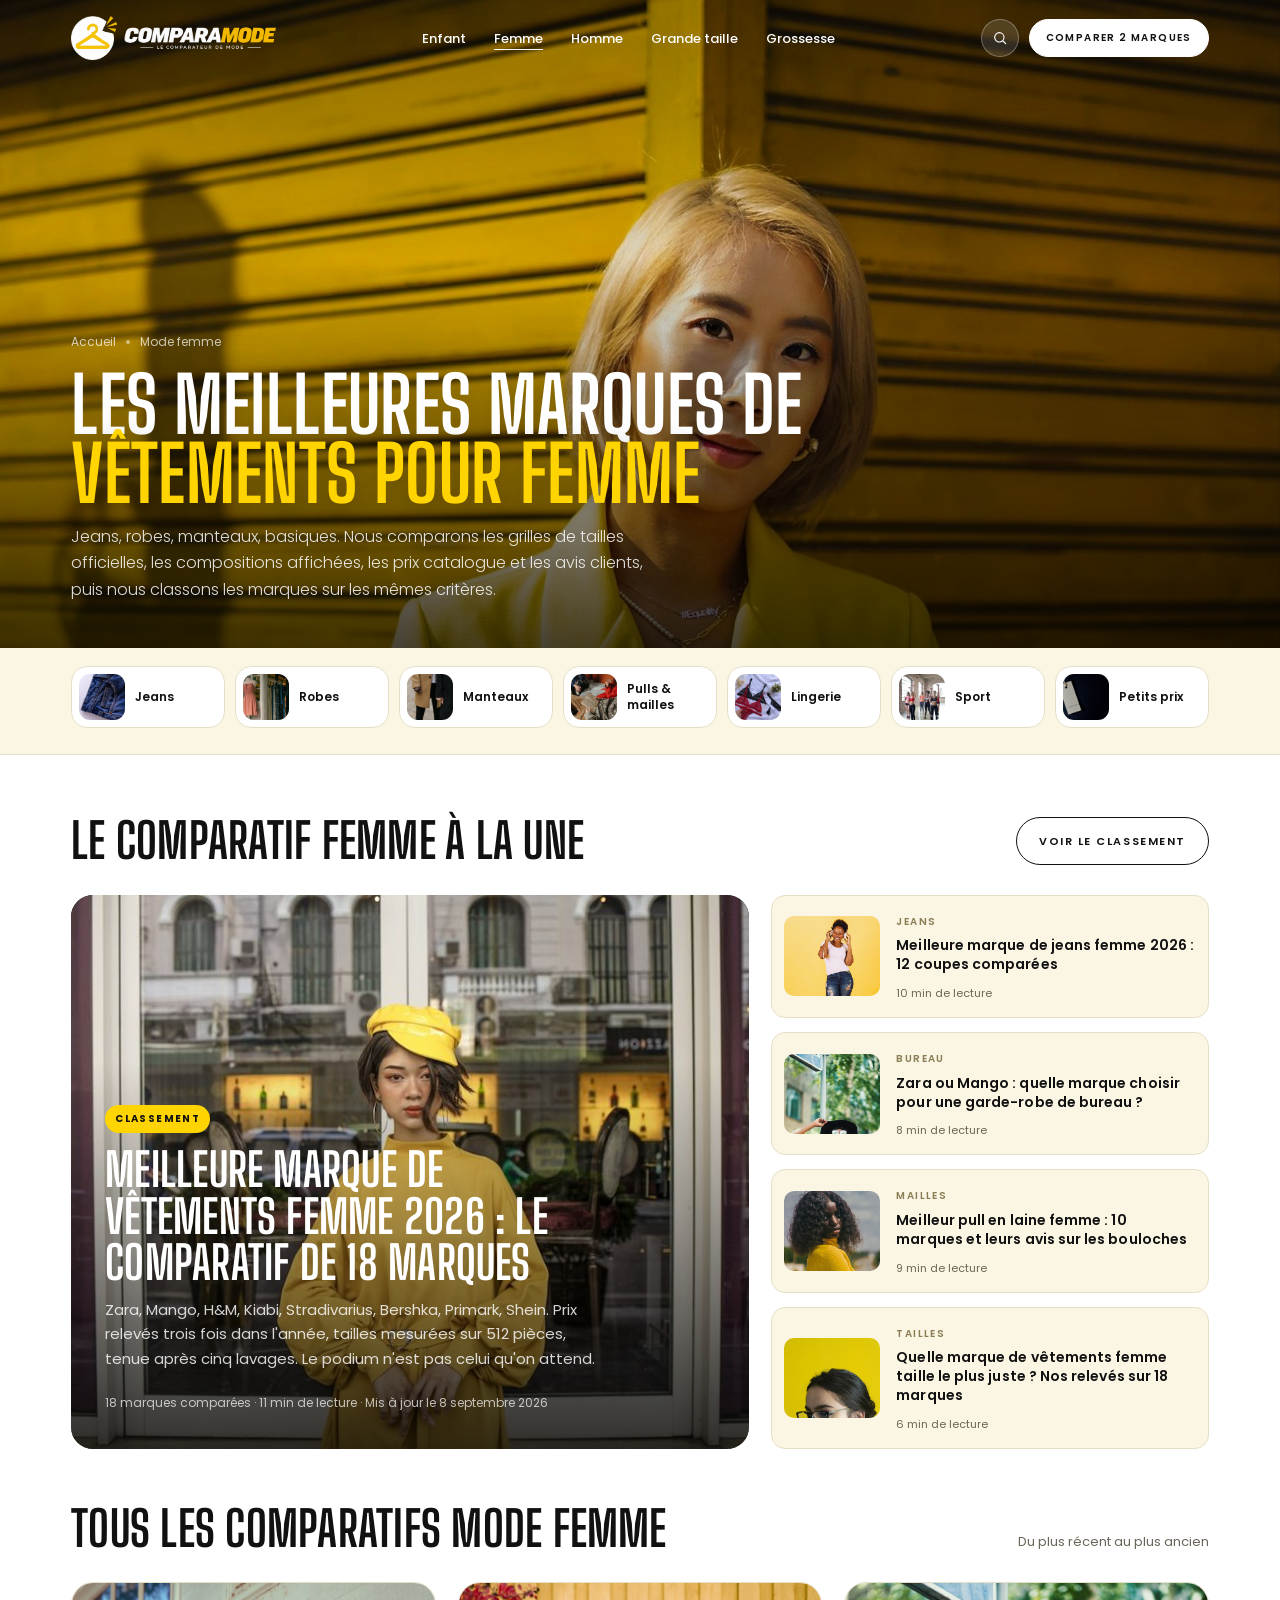
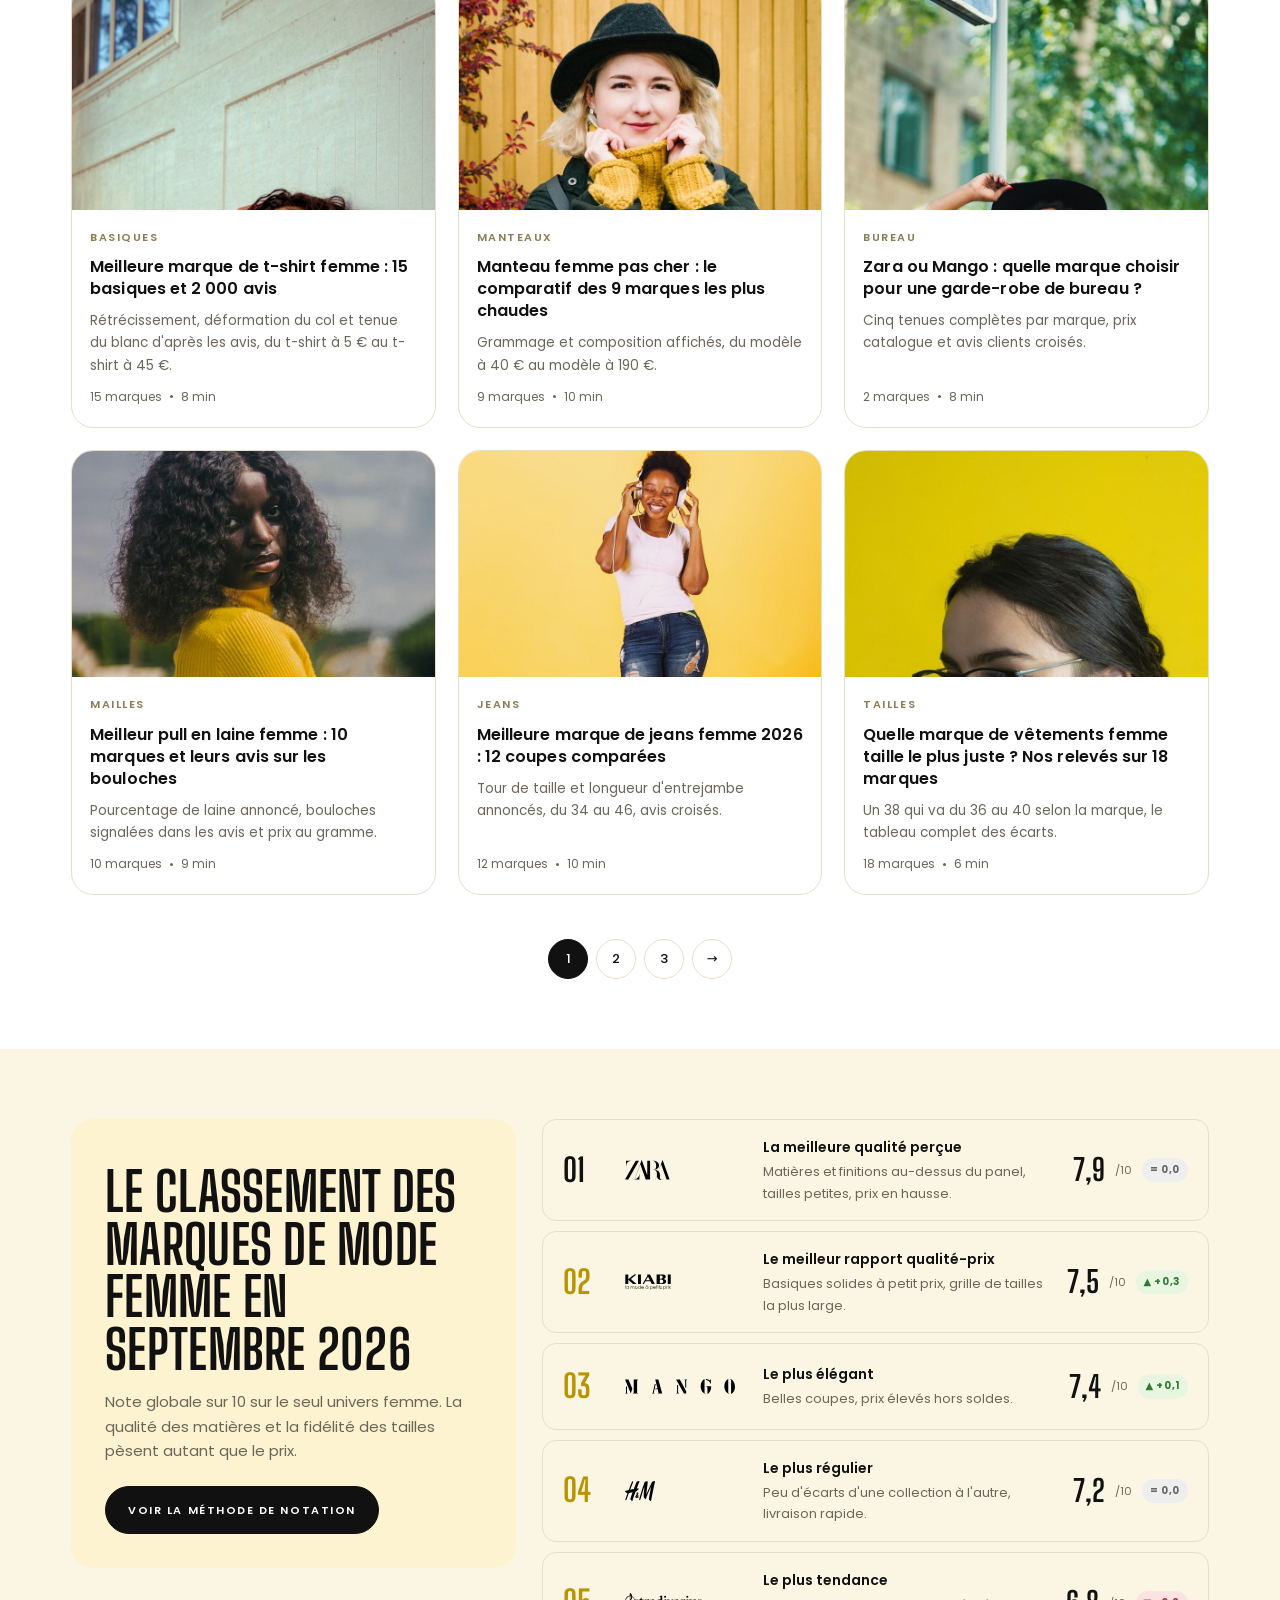
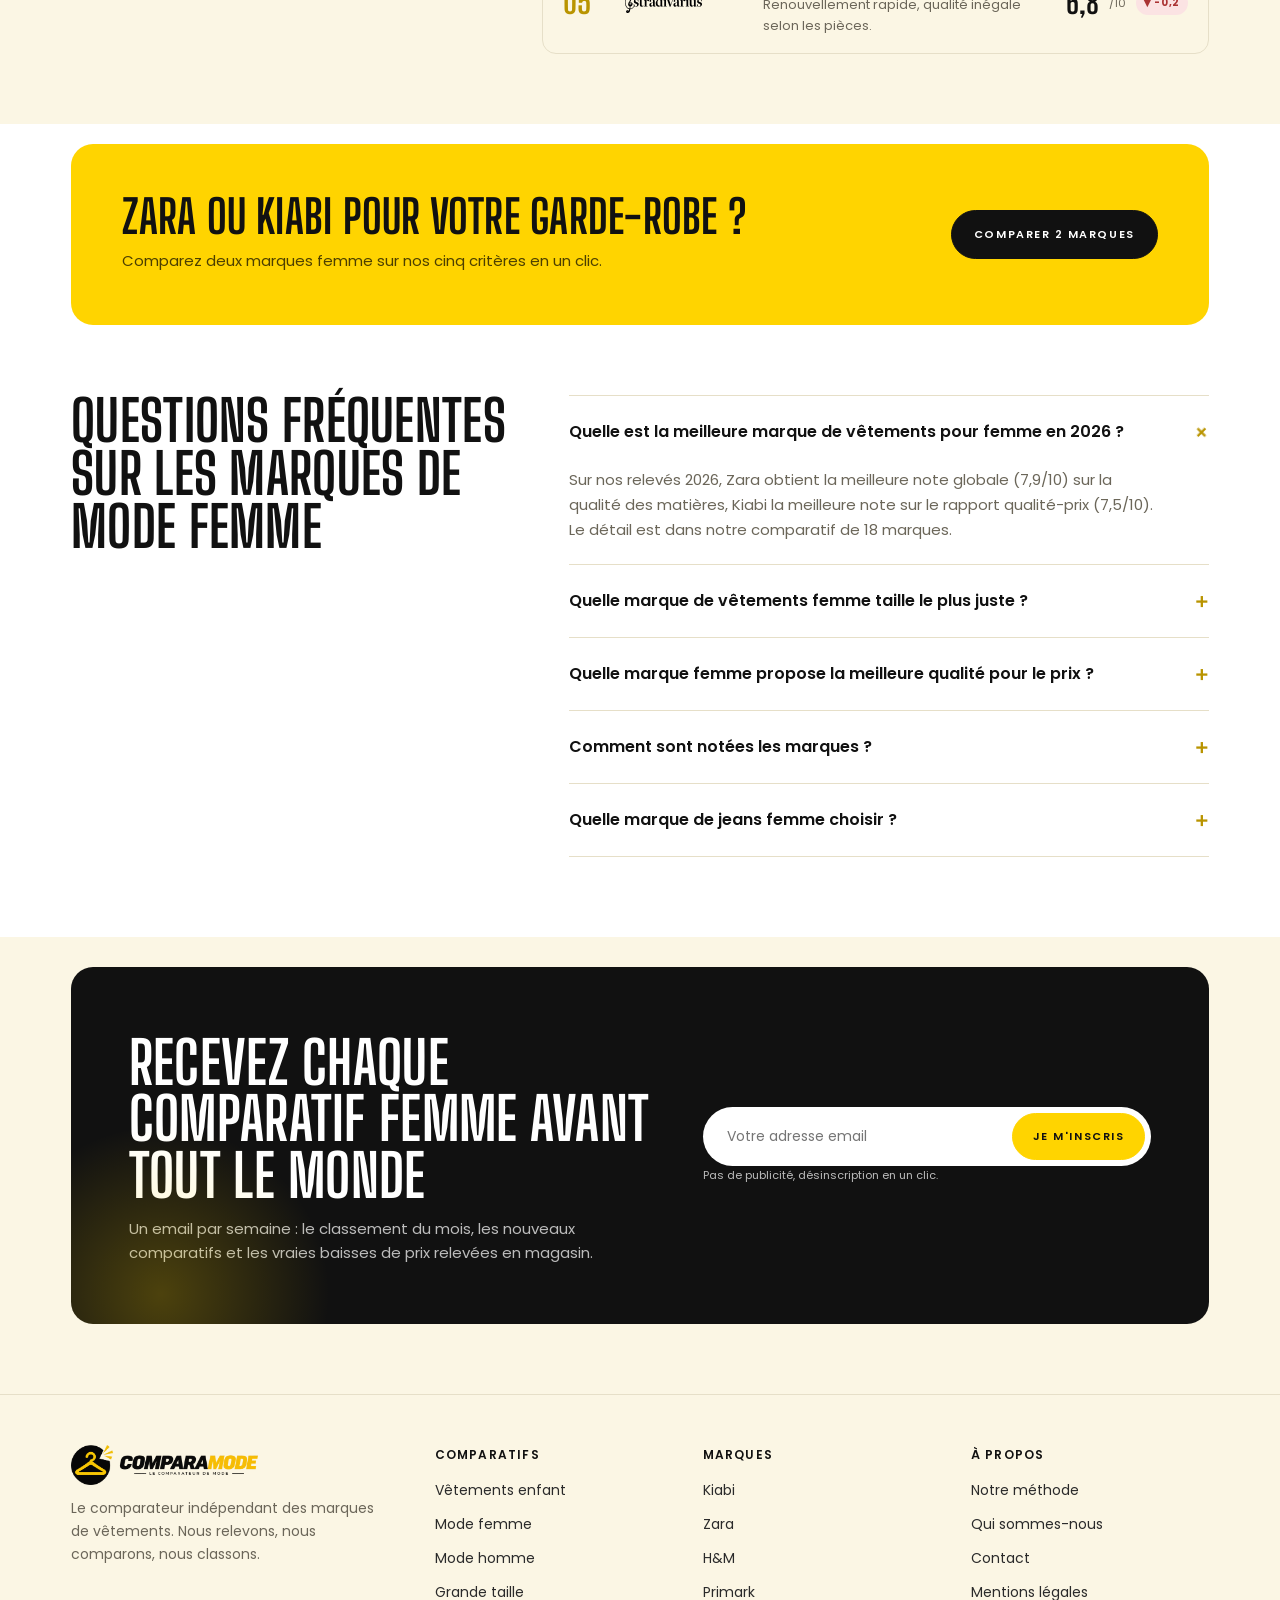
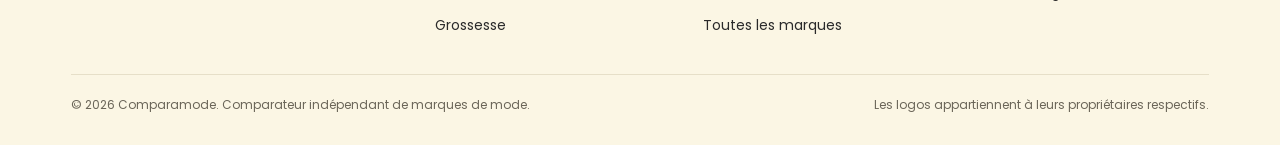
<file: femme/index.html>
<!doctype html>
<html lang="fr">
<head>
<meta charset="utf-8">
<meta name="viewport" content="width=device-width, initial-scale=1">
<title>Meilleures marques de vêtements pour femme 2026 : comparatifs et classement</title>
<meta name="description" content="Comparatifs de marques de mode femme, Zara, Mango, H&M, Kiabi, Stradivarius. Prix relevés, tailles réelles mesurées, tenue au lavage. Le classement 2026 des meilleures marques femme.">
<link rel="preconnect" href="https://fonts.googleapis.com">
<link rel="preconnect" href="https://fonts.gstatic.com" crossorigin>
<link href="https://fonts.googleapis.com/css2?family=Big+Shoulders+Display:wght@600;700;800&family=Poppins:wght@300;400;500;600&display=swap" rel="stylesheet">
<link rel="icon" href="../assets/logo/favicon.ico" sizes="any">
<link rel="icon" type="image/png" sizes="32x32" href="../assets/logo/favicon-32.png">
<link rel="icon" type="image/png" sizes="192x192" href="../assets/logo/favicon-192.png">
<link rel="apple-touch-icon" href="../assets/logo/apple-touch-icon.png">
<meta name="theme-color" content="#FFD400">
<link rel="stylesheet" href="../assets/css/site.css?v=7">
</head>
<body>

<header>
  <div class="wrap nav">
    <a class="logo" href="../" aria-label="Comparamode, accueil"><img class="l-light" src="../assets/logo/logo-light.png" alt="Comparamode" width="620" height="133"><img class="l-dark" src="../assets/logo/logo.png" alt="" aria-hidden="true" width="620" height="133"></a>
    <ul class="menu">
      <li><a href="../enfant/">Enfant</a></li>
      <li><a href="../femme/" style="text-decoration:underline;text-underline-offset:6px">Femme</a></li>
      <li><a href="../homme/">Homme</a></li>
      <li><a href="../grande-taille/">Grande taille</a></li>
      <li><a href="../grossesse/">Grossesse</a></li>
    </ul>
    <div class="nav-actions">
      <a class="iconbtn" href="#" aria-label="Rechercher"><svg viewBox="0 0 24 24"><circle cx="11" cy="11" r="7"/><path d="M16 16l5 5"/></svg></a>
      <a class="btn btn-dark" href="../#outil">Comparer 2 marques</a>
      <button class="burger" aria-label="Menu"><svg width="22" height="14" viewBox="0 0 22 14" fill="none" stroke="#111" stroke-width="1.7"><path d="M0 1h22M0 7h22M0 13h22"/></svg></button>
    </div>
  </div>
</header>

<section class="hero cat-hero">
  <img class="hero-bg" src="../assets/img/cat-femme-hero.jpg" alt="Femme en manteau jaune" width="2000" height="900" fetchpriority="high">
  <div class="wrap hero-inner">
    <nav class="crumbs" aria-label="Fil d'Ariane"><a href="../">Accueil</a><i></i><span>Mode femme</span></nav>
    <h1>Les meilleures marques de <em>vêtements pour femme</em></h1>
    <p>Jeans, robes, manteaux, basiques. Nous comparons les grilles de tailles officielles, les compositions affichées, les prix catalogue et les avis clients, puis nous classons les marques sur les mêmes critères.</p>
  </div>
</section>

<nav class="subnav" aria-label="Sous-catégories">
  <div class="wrap subcards">
    <a class="subcard" href="#articles"><img src="../assets/img/sub-jeans.jpg" alt="" width="56" height="56" loading="lazy"><span>Jeans</span><i><svg viewBox="0 0 24 24"><path d="M5 12h14M13 6l6 6-6 6"/></svg></i></a>
    <a class="subcard" href="#articles"><img src="../assets/img/sub-robe.jpg" alt="" width="56" height="56" loading="lazy"><span>Robes</span><i><svg viewBox="0 0 24 24"><path d="M5 12h14M13 6l6 6-6 6"/></svg></i></a>
    <a class="subcard" href="#articles"><img src="../assets/img/sub-manteau.jpg" alt="" width="56" height="56" loading="lazy"><span>Manteaux</span><i><svg viewBox="0 0 24 24"><path d="M5 12h14M13 6l6 6-6 6"/></svg></i></a>
    <a class="subcard" href="#articles"><img src="../assets/img/sub-pull.jpg" alt="" width="56" height="56" loading="lazy"><span>Pulls &amp; mailles</span><i><svg viewBox="0 0 24 24"><path d="M5 12h14M13 6l6 6-6 6"/></svg></i></a>
    <a class="subcard" href="#articles"><img src="../assets/img/sub-lingerie.jpg" alt="" width="56" height="56" loading="lazy"><span>Lingerie</span><i><svg viewBox="0 0 24 24"><path d="M5 12h14M13 6l6 6-6 6"/></svg></i></a>
    <a class="subcard" href="#articles"><img src="../assets/img/sub-sportf.jpg" alt="" width="56" height="56" loading="lazy"><span>Sport</span><i><svg viewBox="0 0 24 24"><path d="M5 12h14M13 6l6 6-6 6"/></svg></i></a>
    <a class="subcard" href="#articles"><img src="../assets/img/sub-prix.jpg" alt="" width="56" height="56" loading="lazy"><span>Petits prix</span><i><svg viewBox="0 0 24 24"><path d="M5 12h14M13 6l6 6-6 6"/></svg></i></a>
  </div>
</nav>

<section class="cat-featured" id="articles">
  <div class="wrap">
    <div class="section-head">
      <h2>Le comparatif femme à la une</h2>
      <a class="btn btn-ghost" href="#classement">Voir le classement</a>
    </div>
    <div class="feat-grid">
      <a class="feat-main" href="../femme/meilleure-marque-vetements-femme/">
        <img src="../assets/img/fem-4.jpg" alt="" width="800" height="560">
        <div class="feat-body">
          <span class="tag">Classement</span>
          <h2>Meilleure marque de vêtements femme 2026 : le comparatif de 18 marques</h2>
          <p>Zara, Mango, H&amp;M, Kiabi, Stradivarius, Bershka, Primark, Shein. Prix relevés trois fois dans l'année, tailles mesurées sur 512 pièces, tenue après cinq lavages. Le podium n'est pas celui qu'on attend.</p>
          <span class="feat-meta">18 marques comparées · 11 min de lecture · Mis à jour le 8 septembre 2026</span>
        </div>
      </a>
      <div class="feat-side">
        <a class="side-item" href="#"><img src="../assets/img/art-5.jpg" alt="" width="96" height="80"><div><span class="eyebrow">Jeans</span><h3>Meilleure marque de jeans femme 2026 : 12 coupes comparées</h3><small>10 min de lecture</small></div></a>
        <a class="side-item" href="#"><img src="../assets/img/fem-2.jpg" alt="" width="96" height="80"><div><span class="eyebrow">Bureau</span><h3>Zara ou Mango : quelle marque choisir pour une garde-robe de bureau ?</h3><small>8 min de lecture</small></div></a>
        <a class="side-item" href="#"><img src="../assets/img/fem-3.jpg" alt="" width="96" height="80"><div><span class="eyebrow">Mailles</span><h3>Meilleur pull en laine femme : 10 marques et leurs avis sur les bouloches</h3><small>9 min de lecture</small></div></a>
        <a class="side-item" href="#"><img src="../assets/img/fem-6.jpg" alt="" width="96" height="80"><div><span class="eyebrow">Tailles</span><h3>Quelle marque de vêtements femme taille le plus juste ? Nos relevés sur 18 marques</h3><small>6 min de lecture</small></div></a>
      </div>
    </div>
  </div>
</section>

<section class="cat-grid">
  <div class="wrap">
    <div class="section-head">
      <h2>Tous les comparatifs mode femme</h2>
      <span style="font-size:13px;color:var(--muted)">Du plus récent au plus ancien</span>
    </div>
    <div class="grid3">
      <a class="post big" href="#"><img src="../assets/img/fem-1.jpg" alt="" width="800" height="560"><div class="post-body"><span class="eyebrow">Basiques</span><h3>Meilleure marque de t-shirt femme : 15 basiques et 2 000 avis</h3><p class="excerpt">Rétrécissement, déformation du col et tenue du blanc d'après les avis, du t-shirt à 5 € au t-shirt à 45 €.</p><span class="meta">15 marques <i></i> 8 min</span></div></a>
      <a class="post big" href="#"><img src="../assets/img/fem-5.jpg" alt="" width="800" height="560"><div class="post-body"><span class="eyebrow">Manteaux</span><h3>Manteau femme pas cher : le comparatif des 9 marques les plus chaudes</h3><p class="excerpt">Grammage et composition affichés, du modèle à 40 € au modèle à 190 €.</p><span class="meta">9 marques <i></i> 10 min</span></div></a>
      <a class="post big" href="#"><img src="../assets/img/fem-2.jpg" alt="" width="800" height="560"><div class="post-body"><span class="eyebrow">Bureau</span><h3>Zara ou Mango : quelle marque choisir pour une garde-robe de bureau ?</h3><p class="excerpt">Cinq tenues complètes par marque, prix catalogue et avis clients croisés.</p><span class="meta">2 marques <i></i> 8 min</span></div></a>
      <a class="post big" href="#"><img src="../assets/img/fem-3.jpg" alt="" width="800" height="560"><div class="post-body"><span class="eyebrow">Mailles</span><h3>Meilleur pull en laine femme : 10 marques et leurs avis sur les bouloches</h3><p class="excerpt">Pourcentage de laine annoncé, bouloches signalées dans les avis et prix au gramme.</p><span class="meta">10 marques <i></i> 9 min</span></div></a>
      <a class="post big" href="#"><img src="../assets/img/art-5.jpg" alt="" width="800" height="560"><div class="post-body"><span class="eyebrow">Jeans</span><h3>Meilleure marque de jeans femme 2026 : 12 coupes comparées</h3><p class="excerpt">Tour de taille et longueur d'entrejambe annoncés, du 34 au 46, avis croisés.</p><span class="meta">12 marques <i></i> 10 min</span></div></a>
      <a class="post big" href="#"><img src="../assets/img/fem-6.jpg" alt="" width="800" height="560"><div class="post-body"><span class="eyebrow">Tailles</span><h3>Quelle marque de vêtements femme taille le plus juste ? Nos relevés sur 18 marques</h3><p class="excerpt">Un 38 qui va du 36 au 40 selon la marque, le tableau complet des écarts.</p><span class="meta">18 marques <i></i> 6 min</span></div></a>
    </div>
    <div class="pager"><a class="on" href="#">1</a><a href="#">2</a><a href="#">3</a><a href="#" aria-label="Page suivante">→</a></div>
  </div>
</section>

<section class="cat-rank" id="classement">
  <div class="wrap rank-grid">
    <div class="rank-intro">
      <h2>Le classement des marques de mode femme en septembre 2026</h2>
      <p>Note globale sur 10 sur le seul univers femme. La qualité des matières et la fidélité des tailles pèsent autant que le prix.</p>
      <a class="btn btn-dark" href="../#methode">Voir la méthode de notation</a>
    </div>
    <div class="rank-list">
      <div class="rank-row"><span class="pos first">01</span><img src="../assets/logos/zara.svg" alt="Zara"><div class="why"><b>La meilleure qualité perçue</b>Matières et finitions au-dessus du panel, tailles petites, prix en hausse.</div><div class="score"><b>7,9</b><small>/10</small><span class="chip flat">= 0,0</span></div></div>
      <div class="rank-row"><span class="pos">02</span><img src="../assets/logos/kiabi.svg" alt="Kiabi"><div class="why"><b>Le meilleur rapport qualité-prix</b>Basiques solides à petit prix, grille de tailles la plus large.</div><div class="score"><b>7,5</b><small>/10</small><span class="chip">▲ +0,3</span></div></div>
      <div class="rank-row"><span class="pos">03</span><img src="../assets/logos/mango.svg" alt="Mango"><div class="why"><b>Le plus élégant</b>Belles coupes, prix élevés hors soldes.</div><div class="score"><b>7,4</b><small>/10</small><span class="chip">▲ +0,1</span></div></div>
      <div class="rank-row"><span class="pos">04</span><img src="../assets/logos/hm.svg" alt="H&amp;M"><div class="why"><b>Le plus régulier</b>Peu d'écarts d'une collection à l'autre, livraison rapide.</div><div class="score"><b>7,2</b><small>/10</small><span class="chip flat">= 0,0</span></div></div>
      <div class="rank-row"><span class="pos">05</span><img src="../assets/logos/stradivarius.svg" alt="Stradivarius"><div class="why"><b>Le plus tendance</b>Renouvellement rapide, qualité inégale selon les pièces.</div><div class="score"><b>6,8</b><small>/10</small><span class="chip down">▼ -0,2</span></div></div>
    </div>
  </div>
</section>

<section class="cta-band">
  <div class="wrap">
    <div class="cta-card">
      <div><h2>Zara ou Kiabi pour votre garde-robe ?</h2><p>Comparez deux marques femme sur nos cinq critères en un clic.</p></div>
      <a class="btn btn-dark" href="../#outil">Comparer 2 marques</a>
    </div>
  </div>
</section>

<section class="faq">
  <div class="wrap faq-head">
    <h2>Questions fréquentes sur les marques de mode femme</h2>
    <div>
      <details open><summary>Quelle est la meilleure marque de vêtements pour femme en 2026 ?</summary><p>Sur nos relevés 2026, Zara obtient la meilleure note globale (7,9/10) sur la qualité des matières, Kiabi la meilleure note sur le rapport qualité-prix (7,5/10). Le détail est dans notre comparatif de 18 marques.</p></details>
      <details><summary>Quelle marque de vêtements femme taille le plus juste ?</summary><p>Sur 18 marques mesurées, l'écart entre la taille annoncée et la taille réelle va de moins 3 cm à plus 3 cm sur un 38. Kiabi et H&amp;M taillent le plus juste, Zara et Stradivarius taillent petit.</p></details>
      <details><summary>Quelle marque femme propose la meilleure qualité pour le prix ?</summary><p>Kiabi sur les basiques et les jeans, Mango en soldes sur les manteaux et la maille. Shein est la moins chère mais la plus fragile au lavage.</p></details>
      <details><summary>Comment sont notées les marques ?</summary><p>Cinq critères sur 10 : prix, qualité, fidélité des tailles, livraison et note globale pondérée. Les données proviennent des sites officiels des marques et des avis clients vérifiés.</p></details>
      <details><summary>Quelle marque de jeans femme choisir ?</summary><p>Sur 12 coupes essayées et mesurées, les jeans Kiabi et H&amp;M gardent le mieux leur taille après lavage. Zara offre les coupes les plus mode mais rétrécit en longueur.</p></details>
    </div>
  </div>
</section>

<section class="news" id="newsletter">
  <div class="wrap">
    <div class="news-card">
      <div>
        <h2>Recevez chaque comparatif femme avant tout le monde</h2>
        <p>Un email par semaine : le classement du mois, les nouveaux comparatifs et les vraies baisses de prix relevées en magasin.</p>
      </div>
      <div>
        <form class="form" onsubmit="return false">
          <input type="email" placeholder="Votre adresse email" aria-label="Adresse email" required>
          <button class="btn btn-yellow" type="submit">Je m'inscris</button>
        </form>
        <p class="form-note">Pas de publicité, désinscription en un clic.</p>
      </div>
    </div>
  </div>
</section>

<footer>
  <div class="wrap">
    <div class="foot-grid">
      <div class="foot-brand"><a class="logo" href="../" aria-label="Comparamode, accueil"><img src="../assets/logo/logo.png" alt="Comparamode" width="620" height="133" loading="lazy"></a><p>Le comparateur indépendant des marques de vêtements. Nous relevons, nous comparons, nous classons.</p></div>
      <div><h4>Comparatifs</h4><ul><li><a href="../enfant/">Vêtements enfant</a></li><li><a href="../femme/">Mode femme</a></li><li><a href="../homme/">Mode homme</a></li><li><a href="../grande-taille/">Grande taille</a></li><li><a href="../grossesse/">Grossesse</a></li></ul></div>
      <div><h4>Marques</h4><ul><li><a href="#">Kiabi</a></li><li><a href="#">Zara</a></li><li><a href="#">H&amp;M</a></li><li><a href="#">Primark</a></li><li><a href="../#marques">Toutes les marques</a></li></ul></div>
      <div><h4>À propos</h4><ul><li><a href="../#methode">Notre méthode</a></li><li><a href="#">Qui sommes-nous</a></li><li><a href="#">Contact</a></li><li><a href="#">Mentions légales</a></li></ul></div>
    </div>
    <div class="foot-bottom"><span>© 2026 Comparamode. Comparateur indépendant de marques de mode.</span><span>Les logos appartiennent à leurs propriétaires respectifs.</span></div>
  </div>
</footer>

<script src="../assets/js/site.js?v=7"></script>
</body>
</html>
</file>
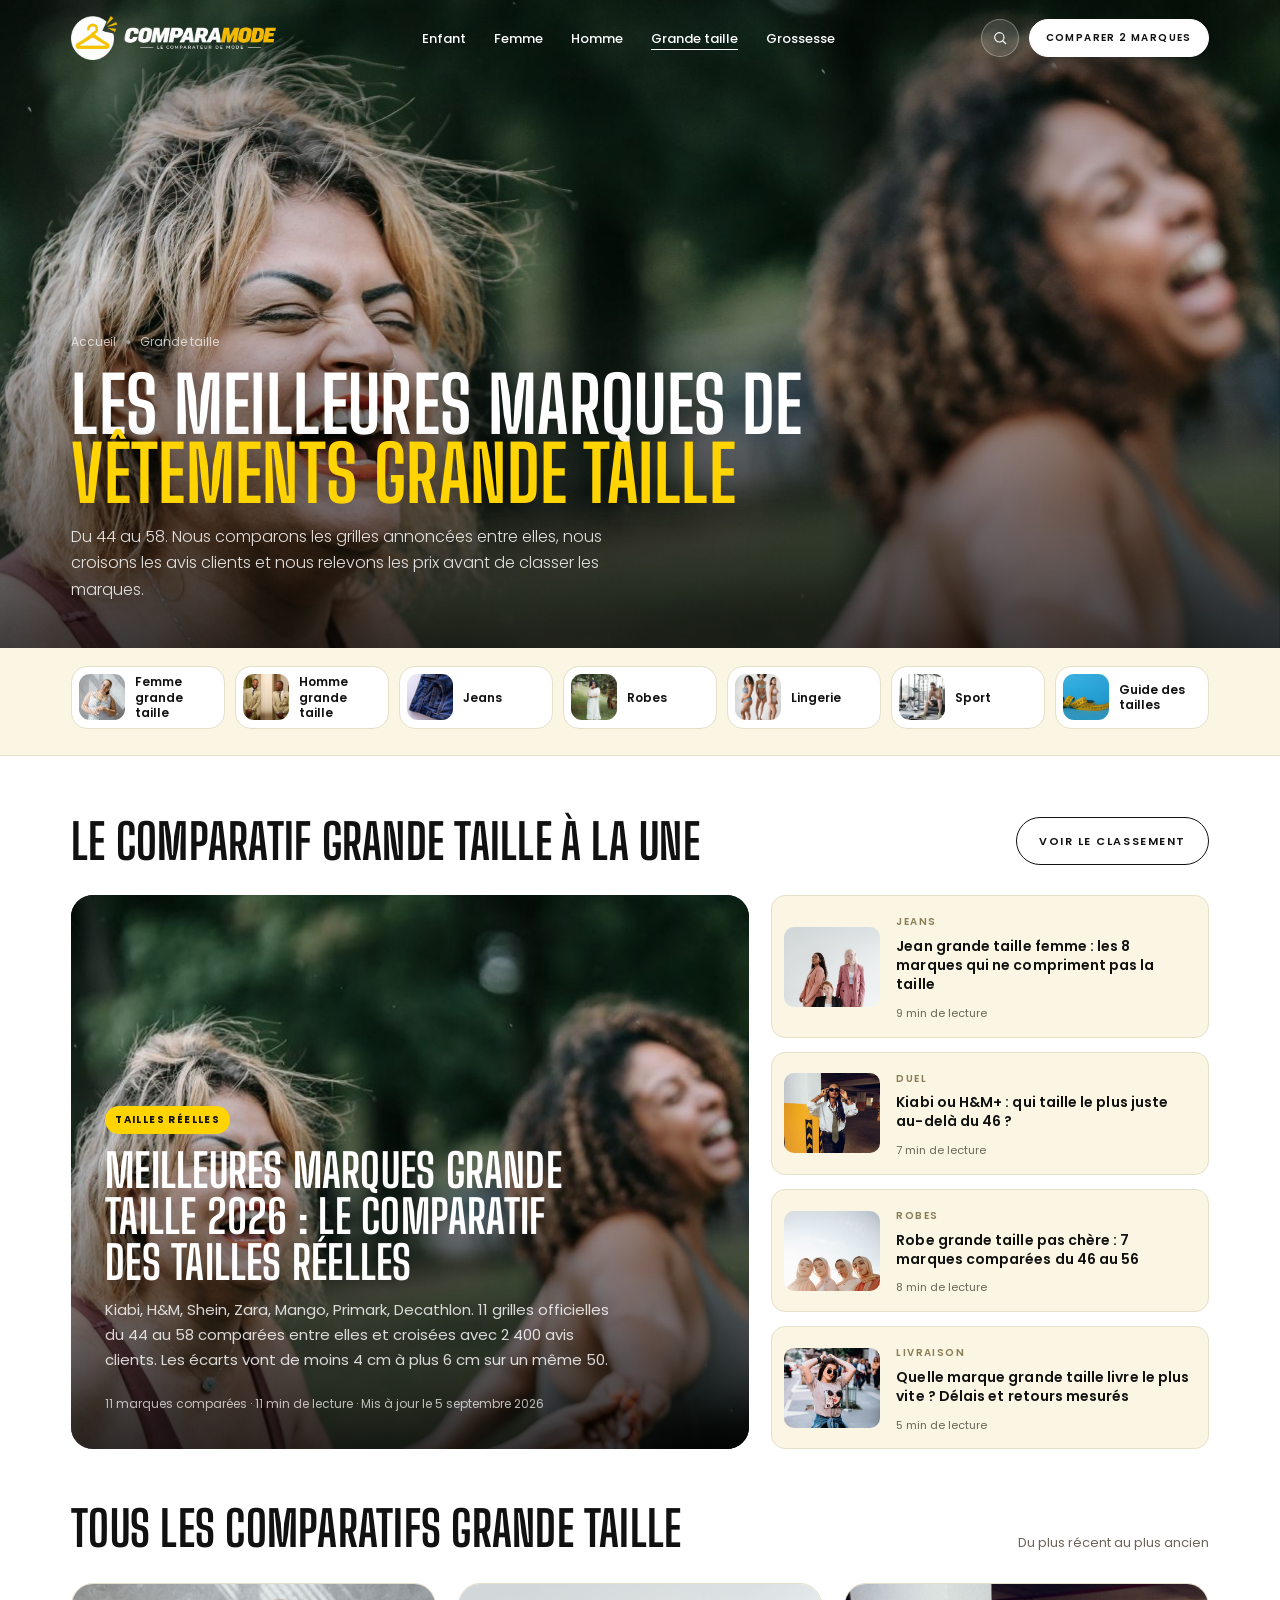
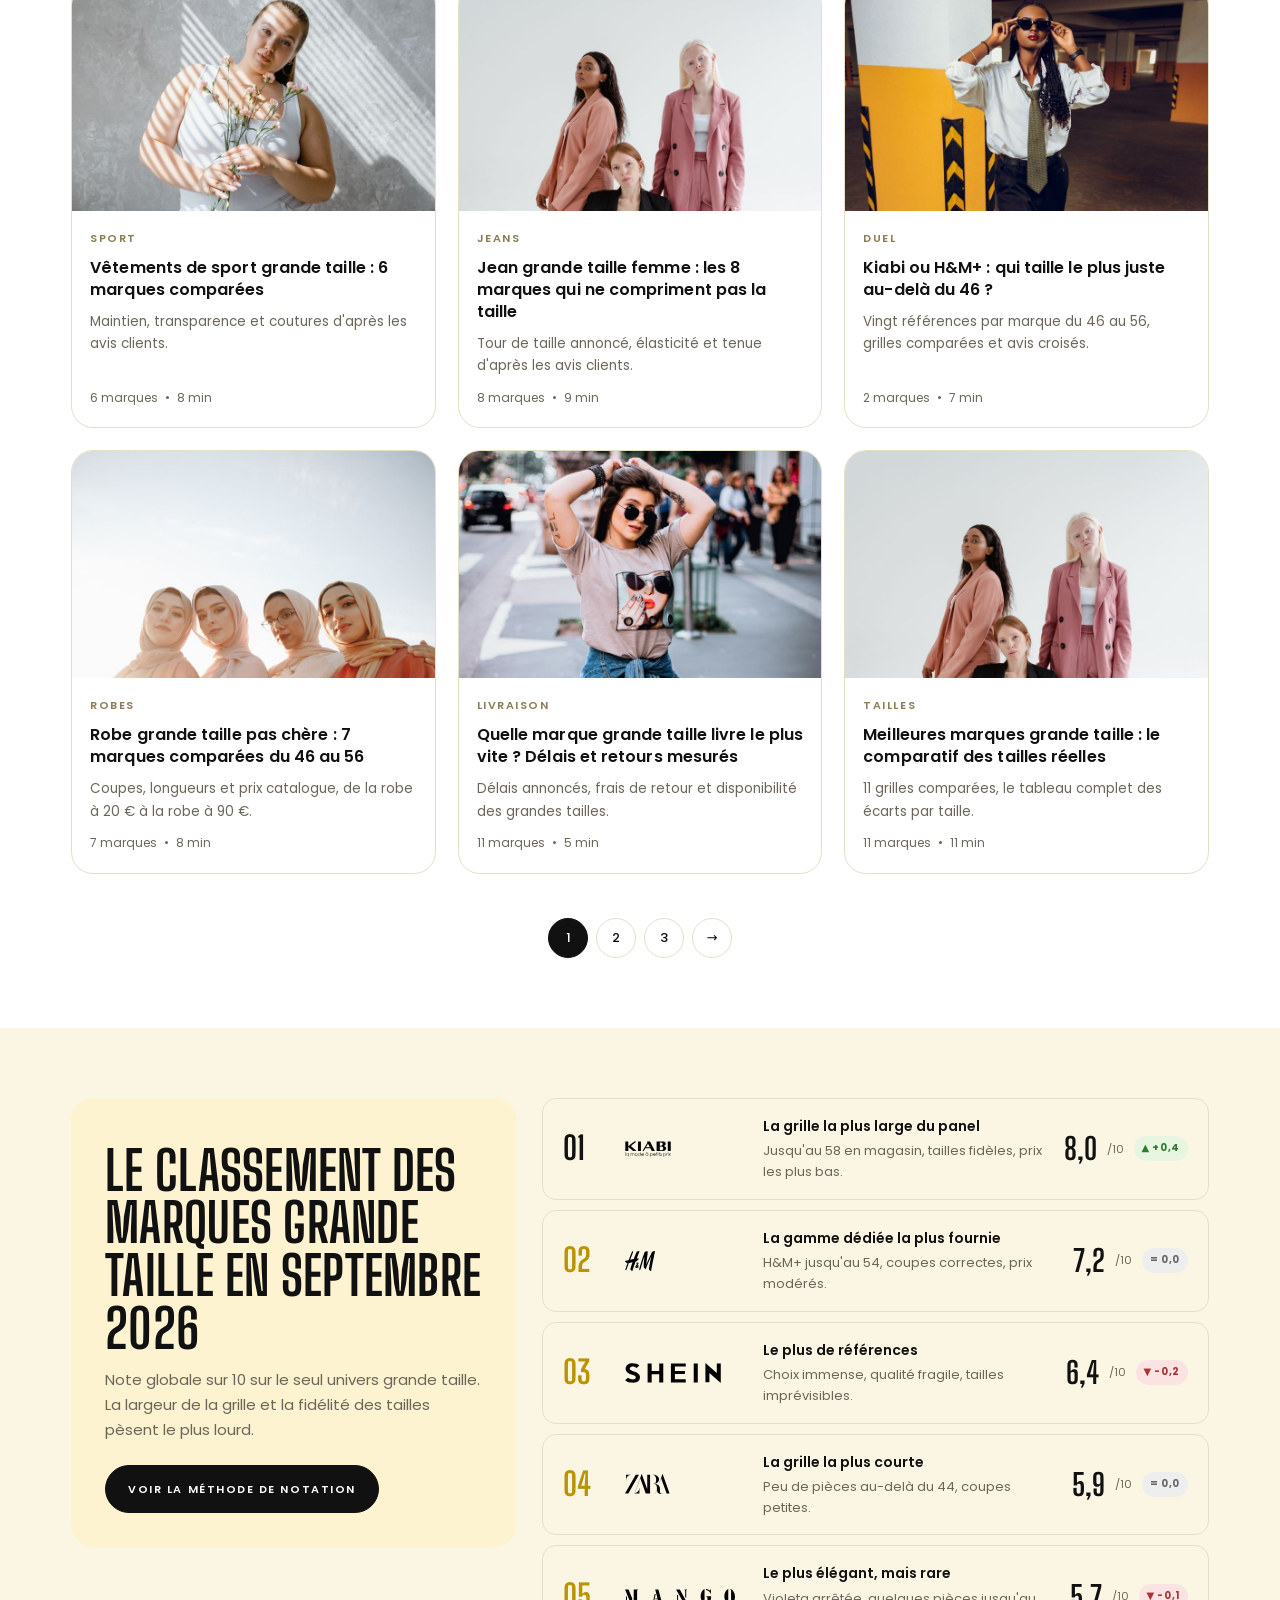
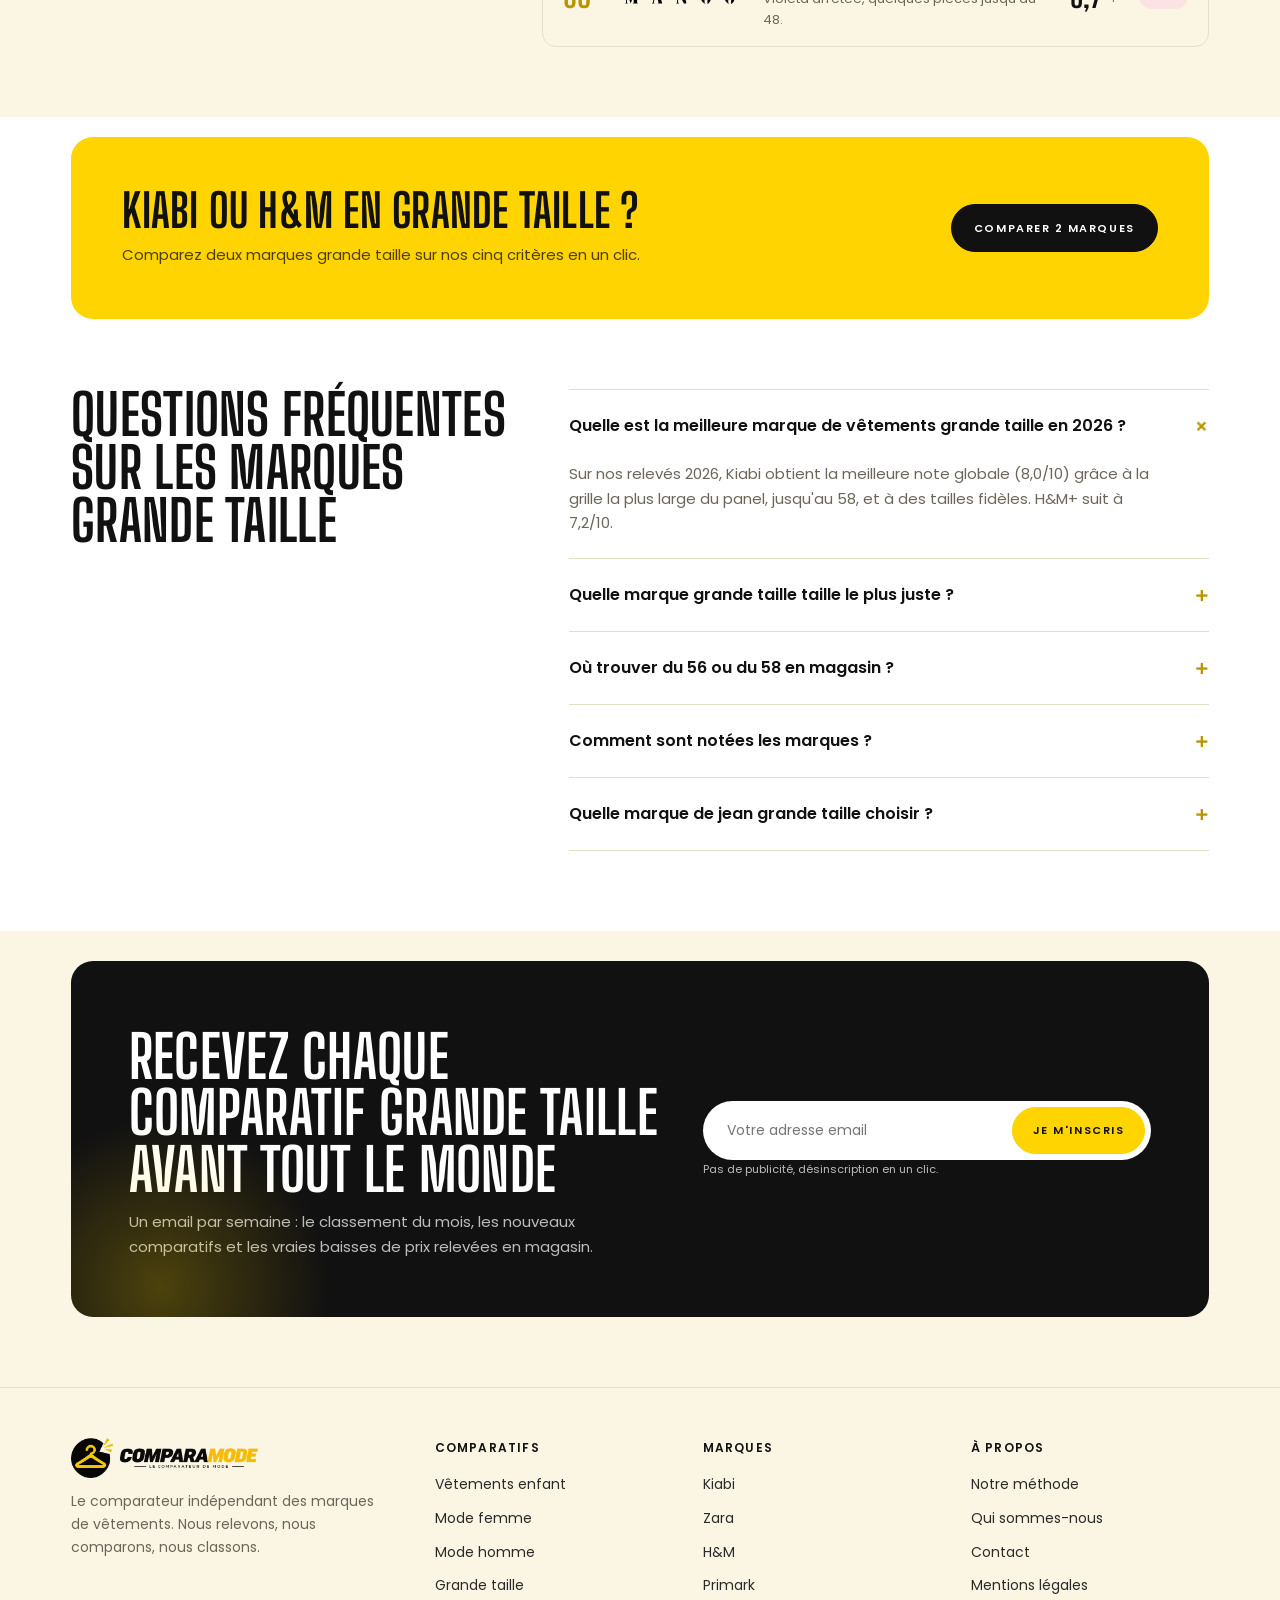
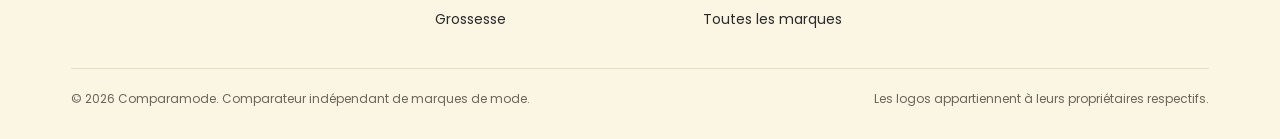
<file: grande-taille/index.html>
<!doctype html>
<html lang="fr">
<head>
<meta charset="utf-8">
<meta name="viewport" content="width=device-width, initial-scale=1">
<title>Meilleures marques de vêtements grande taille 2026 : comparatifs des tailles réelles</title>
<meta name="description" content="Comparatifs de marques grande taille femme et homme, Kiabi, H&M, Shein, Zara. Tailles réelles mesurées du 44 au 58, prix relevés, tenue au lavage. Le classement 2026 des meilleures marques grande taille.">
<link rel="preconnect" href="https://fonts.googleapis.com">
<link rel="preconnect" href="https://fonts.gstatic.com" crossorigin>
<link href="https://fonts.googleapis.com/css2?family=Big+Shoulders+Display:wght@600;700;800&family=Poppins:wght@300;400;500;600&display=swap" rel="stylesheet">
<link rel="icon" href="../assets/logo/favicon.ico" sizes="any">
<link rel="icon" type="image/png" sizes="32x32" href="../assets/logo/favicon-32.png">
<link rel="icon" type="image/png" sizes="192x192" href="../assets/logo/favicon-192.png">
<link rel="apple-touch-icon" href="../assets/logo/apple-touch-icon.png">
<meta name="theme-color" content="#FFD400">
<link rel="stylesheet" href="../assets/css/site.css?v=7">
</head>
<body>

<header>
  <div class="wrap nav">
    <a class="logo" href="../" aria-label="Comparamode, accueil"><img class="l-light" src="../assets/logo/logo-light.png" alt="Comparamode" width="620" height="133"><img class="l-dark" src="../assets/logo/logo.png" alt="" aria-hidden="true" width="620" height="133"></a>
    <ul class="menu">
      <li><a href="../enfant/">Enfant</a></li>
      <li><a href="../femme/">Femme</a></li>
      <li><a href="../homme/">Homme</a></li>
      <li><a href="../grande-taille/" style="text-decoration:underline;text-underline-offset:6px">Grande taille</a></li>
      <li><a href="../grossesse/">Grossesse</a></li>
    </ul>
    <div class="nav-actions">
      <a class="iconbtn" href="#" aria-label="Rechercher"><svg viewBox="0 0 24 24"><circle cx="11" cy="11" r="7"/><path d="M16 16l5 5"/></svg></a>
      <a class="btn btn-dark" href="../#outil">Comparer 2 marques</a>
      <button class="burger" aria-label="Menu"><svg width="22" height="14" viewBox="0 0 22 14" fill="none" stroke="#111" stroke-width="1.7"><path d="M0 1h22M0 7h22M0 13h22"/></svg></button>
    </div>
  </div>
</header>

<section class="hero cat-hero">
  <img class="hero-bg" src="../assets/img/cat-grande-taille-hero.jpg" alt="Deux femmes en tenue grande taille" width="2000" height="900" fetchpriority="high">
  <div class="wrap hero-inner">
    <nav class="crumbs" aria-label="Fil d'Ariane"><a href="../">Accueil</a><i></i><span>Grande taille</span></nav>
    <h1>Les meilleures marques de <em>vêtements grande taille</em></h1>
    <p>Du 44 au 58. Nous comparons les grilles annoncées entre elles, nous croisons les avis clients et nous relevons les prix avant de classer les marques.</p>
  </div>
</section>

<nav class="subnav" aria-label="Sous-catégories">
  <div class="wrap subcards">
    <a class="subcard" href="#articles"><img src="../assets/img/sub-gtfemme.jpg" alt="" width="56" height="56" loading="lazy"><span>Femme grande taille</span><i><svg viewBox="0 0 24 24"><path d="M5 12h14M13 6l6 6-6 6"/></svg></i></a>
    <a class="subcard" href="#articles"><img src="../assets/img/sub-gthomme.jpg" alt="" width="56" height="56" loading="lazy"><span>Homme grande taille</span><i><svg viewBox="0 0 24 24"><path d="M5 12h14M13 6l6 6-6 6"/></svg></i></a>
    <a class="subcard" href="#articles"><img src="../assets/img/sub-gtjeans.jpg" alt="" width="56" height="56" loading="lazy"><span>Jeans</span><i><svg viewBox="0 0 24 24"><path d="M5 12h14M13 6l6 6-6 6"/></svg></i></a>
    <a class="subcard" href="#articles"><img src="../assets/img/sub-gtrobe.jpg" alt="" width="56" height="56" loading="lazy"><span>Robes</span><i><svg viewBox="0 0 24 24"><path d="M5 12h14M13 6l6 6-6 6"/></svg></i></a>
    <a class="subcard" href="#articles"><img src="../assets/img/sub-gtlingerie.jpg" alt="" width="56" height="56" loading="lazy"><span>Lingerie</span><i><svg viewBox="0 0 24 24"><path d="M5 12h14M13 6l6 6-6 6"/></svg></i></a>
    <a class="subcard" href="#articles"><img src="../assets/img/sub-gtsport.jpg" alt="" width="56" height="56" loading="lazy"><span>Sport</span><i><svg viewBox="0 0 24 24"><path d="M5 12h14M13 6l6 6-6 6"/></svg></i></a>
    <a class="subcard" href="#articles"><img src="../assets/img/sub-guide.jpg" alt="" width="56" height="56" loading="lazy"><span>Guide des tailles</span><i><svg viewBox="0 0 24 24"><path d="M5 12h14M13 6l6 6-6 6"/></svg></i></a>
  </div>
</nav>

<section class="cat-featured" id="articles">
  <div class="wrap">
    <div class="section-head">
      <h2>Le comparatif grande taille à la une</h2>
      <a class="btn btn-ghost" href="#classement">Voir le classement</a>
    </div>
    <div class="feat-grid">
      <a class="feat-main" href="../grande-taille/meilleures-marques-grande-taille/">
        <img src="../assets/img/gt-6.jpg" alt="" width="800" height="560">
        <div class="feat-body">
          <span class="tag">Tailles réelles</span>
          <h2>Meilleures marques grande taille 2026 : le comparatif des tailles réelles</h2>
          <p>Kiabi, H&amp;M, Shein, Zara, Mango, Primark, Decathlon. 11 grilles officielles du 44 au 58 comparées entre elles et croisées avec 2 400 avis clients. Les écarts vont de moins 4 cm à plus 6 cm sur un même 50.</p>
          <span class="feat-meta">11 marques comparées · 11 min de lecture · Mis à jour le 5 septembre 2026</span>
        </div>
      </a>
      <div class="feat-side">
        <a class="side-item" href="#"><img src="../assets/img/gt-1.jpg" alt="" width="96" height="80"><div><span class="eyebrow">Jeans</span><h3>Jean grande taille femme : les 8 marques qui ne compriment pas la taille</h3><small>9 min de lecture</small></div></a>
        <a class="side-item" href="#"><img src="../assets/img/gt-3.jpg" alt="" width="96" height="80"><div><span class="eyebrow">Duel</span><h3>Kiabi ou H&amp;M+ : qui taille le plus juste au-delà du 46 ?</h3><small>7 min de lecture</small></div></a>
        <a class="side-item" href="#"><img src="../assets/img/gt-4.jpg" alt="" width="96" height="80"><div><span class="eyebrow">Robes</span><h3>Robe grande taille pas chère : 7 marques comparées du 46 au 56</h3><small>8 min de lecture</small></div></a>
        <a class="side-item" href="#"><img src="../assets/img/gt-5.jpg" alt="" width="96" height="80"><div><span class="eyebrow">Livraison</span><h3>Quelle marque grande taille livre le plus vite ? Délais et retours mesurés</h3><small>5 min de lecture</small></div></a>
      </div>
    </div>
  </div>
</section>

<section class="cat-grid">
  <div class="wrap">
    <div class="section-head">
      <h2>Tous les comparatifs grande taille</h2>
      <span style="font-size:13px;color:var(--muted)">Du plus récent au plus ancien</span>
    </div>
    <div class="grid3">
      <a class="post big" href="#"><img src="../assets/img/gt-2.jpg" alt="" width="800" height="560"><div class="post-body"><span class="eyebrow">Sport</span><h3>Vêtements de sport grande taille : 6 marques comparées</h3><p class="excerpt">Maintien, transparence et coutures d'après les avis clients.</p><span class="meta">6 marques <i></i> 8 min</span></div></a>
      <a class="post big" href="#"><img src="../assets/img/gt-1.jpg" alt="" width="800" height="560"><div class="post-body"><span class="eyebrow">Jeans</span><h3>Jean grande taille femme : les 8 marques qui ne compriment pas la taille</h3><p class="excerpt">Tour de taille annoncé, élasticité et tenue d'après les avis clients.</p><span class="meta">8 marques <i></i> 9 min</span></div></a>
      <a class="post big" href="#"><img src="../assets/img/gt-3.jpg" alt="" width="800" height="560"><div class="post-body"><span class="eyebrow">Duel</span><h3>Kiabi ou H&amp;M+ : qui taille le plus juste au-delà du 46 ?</h3><p class="excerpt">Vingt références par marque du 46 au 56, grilles comparées et avis croisés.</p><span class="meta">2 marques <i></i> 7 min</span></div></a>
      <a class="post big" href="#"><img src="../assets/img/gt-4.jpg" alt="" width="800" height="560"><div class="post-body"><span class="eyebrow">Robes</span><h3>Robe grande taille pas chère : 7 marques comparées du 46 au 56</h3><p class="excerpt">Coupes, longueurs et prix catalogue, de la robe à 20 € à la robe à 90 €.</p><span class="meta">7 marques <i></i> 8 min</span></div></a>
      <a class="post big" href="#"><img src="../assets/img/gt-5.jpg" alt="" width="800" height="560"><div class="post-body"><span class="eyebrow">Livraison</span><h3>Quelle marque grande taille livre le plus vite ? Délais et retours mesurés</h3><p class="excerpt">Délais annoncés, frais de retour et disponibilité des grandes tailles.</p><span class="meta">11 marques <i></i> 5 min</span></div></a>
      <a class="post big" href="../grande-taille/meilleures-marques-grande-taille/"><img src="../assets/img/art-3.jpg" alt="" width="800" height="560"><div class="post-body"><span class="eyebrow">Tailles</span><h3>Meilleures marques grande taille : le comparatif des tailles réelles</h3><p class="excerpt">11 grilles comparées, le tableau complet des écarts par taille.</p><span class="meta">11 marques <i></i> 11 min</span></div></a>
    </div>
    <div class="pager"><a class="on" href="#">1</a><a href="#">2</a><a href="#">3</a><a href="#" aria-label="Page suivante">→</a></div>
  </div>
</section>

<section class="cat-rank" id="classement">
  <div class="wrap rank-grid">
    <div class="rank-intro">
      <h2>Le classement des marques grande taille en septembre 2026</h2>
      <p>Note globale sur 10 sur le seul univers grande taille. La largeur de la grille et la fidélité des tailles pèsent le plus lourd.</p>
      <a class="btn btn-dark" href="../#methode">Voir la méthode de notation</a>
    </div>
    <div class="rank-list">
      <div class="rank-row"><span class="pos first">01</span><img src="../assets/logos/kiabi.svg" alt="Kiabi"><div class="why"><b>La grille la plus large du panel</b>Jusqu'au 58 en magasin, tailles fidèles, prix les plus bas.</div><div class="score"><b>8,0</b><small>/10</small><span class="chip">▲ +0,4</span></div></div>
      <div class="rank-row"><span class="pos">02</span><img src="../assets/logos/hm.svg" alt="H&amp;M"><div class="why"><b>La gamme dédiée la plus fournie</b>H&amp;M+ jusqu'au 54, coupes correctes, prix modérés.</div><div class="score"><b>7,2</b><small>/10</small><span class="chip flat">= 0,0</span></div></div>
      <div class="rank-row"><span class="pos">03</span><img src="../assets/logos/shein.svg" alt="Shein"><div class="why"><b>Le plus de références</b>Choix immense, qualité fragile, tailles imprévisibles.</div><div class="score"><b>6,4</b><small>/10</small><span class="chip down">▼ -0,2</span></div></div>
      <div class="rank-row"><span class="pos">04</span><img src="../assets/logos/zara.svg" alt="Zara"><div class="why"><b>La grille la plus courte</b>Peu de pièces au-delà du 44, coupes petites.</div><div class="score"><b>5,9</b><small>/10</small><span class="chip flat">= 0,0</span></div></div>
      <div class="rank-row"><span class="pos">05</span><img src="../assets/logos/mango.svg" alt="Mango"><div class="why"><b>Le plus élégant, mais rare</b>Violeta arrêtée, quelques pièces jusqu'au 48.</div><div class="score"><b>5,7</b><small>/10</small><span class="chip down">▼ -0,1</span></div></div>
    </div>
  </div>
</section>

<section class="cta-band">
  <div class="wrap">
    <div class="cta-card">
      <div><h2>Kiabi ou H&amp;M en grande taille ?</h2><p>Comparez deux marques grande taille sur nos cinq critères en un clic.</p></div>
      <a class="btn btn-dark" href="../#outil">Comparer 2 marques</a>
    </div>
  </div>
</section>

<section class="faq">
  <div class="wrap faq-head">
    <h2>Questions fréquentes sur les marques grande taille</h2>
    <div>
      <details open><summary>Quelle est la meilleure marque de vêtements grande taille en 2026 ?</summary><p>Sur nos relevés 2026, Kiabi obtient la meilleure note globale (8,0/10) grâce à la grille la plus large du panel, jusqu'au 58, et à des tailles fidèles. H&amp;M+ suit à 7,2/10.</p></details>
      <details><summary>Quelle marque grande taille taille le plus juste ?</summary><p>Sur 11 grilles comparées, Kiabi et H&amp;M+ sont les plus proches de la moyenne du panel. Shein est imprévisible d'une référence à l'autre, Zara taille petit.</p></details>
      <details><summary>Où trouver du 56 ou du 58 en magasin ?</summary><p>Kiabi propose le 58 en magasin sur la plupart des basiques. Ailleurs, les tailles au-delà du 52 sont surtout disponibles en ligne.</p></details>
      <details><summary>Comment sont notées les marques ?</summary><p>Cinq critères sur 10 : prix, qualité, fidélité des tailles, livraison et note globale pondérée. Les écarts viennent des grilles officielles, comparées entre elles pour une même taille annoncée.</p></details>
      <details><summary>Quelle marque de jean grande taille choisir ?</summary><p>Sur 8 marques comparées, les jeans Kiabi et H&amp;M+ réunissent le moins d'avis négatifs sur le maintien du tour de taille.</p></details>
    </div>
  </div>
</section>

<section class="news" id="newsletter">
  <div class="wrap">
    <div class="news-card">
      <div>
        <h2>Recevez chaque comparatif grande taille avant tout le monde</h2>
        <p>Un email par semaine : le classement du mois, les nouveaux comparatifs et les vraies baisses de prix relevées en magasin.</p>
      </div>
      <div>
        <form class="form" onsubmit="return false">
          <input type="email" placeholder="Votre adresse email" aria-label="Adresse email" required>
          <button class="btn btn-yellow" type="submit">Je m'inscris</button>
        </form>
        <p class="form-note">Pas de publicité, désinscription en un clic.</p>
      </div>
    </div>
  </div>
</section>

<footer>
  <div class="wrap">
    <div class="foot-grid">
      <div class="foot-brand"><a class="logo" href="../" aria-label="Comparamode, accueil"><img src="../assets/logo/logo.png" alt="Comparamode" width="620" height="133" loading="lazy"></a><p>Le comparateur indépendant des marques de vêtements. Nous relevons, nous comparons, nous classons.</p></div>
      <div><h4>Comparatifs</h4><ul><li><a href="../enfant/">Vêtements enfant</a></li><li><a href="../femme/">Mode femme</a></li><li><a href="../homme/">Mode homme</a></li><li><a href="../grande-taille/">Grande taille</a></li><li><a href="../grossesse/">Grossesse</a></li></ul></div>
      <div><h4>Marques</h4><ul><li><a href="#">Kiabi</a></li><li><a href="#">Zara</a></li><li><a href="#">H&amp;M</a></li><li><a href="#">Primark</a></li><li><a href="../#marques">Toutes les marques</a></li></ul></div>
      <div><h4>À propos</h4><ul><li><a href="../#methode">Notre méthode</a></li><li><a href="#">Qui sommes-nous</a></li><li><a href="#">Contact</a></li><li><a href="#">Mentions légales</a></li></ul></div>
    </div>
    <div class="foot-bottom"><span>© 2026 Comparamode. Comparateur indépendant de marques de mode.</span><span>Les logos appartiennent à leurs propriétaires respectifs.</span></div>
  </div>
</footer>

<script src="../assets/js/site.js?v=7"></script>
</body>
</html>
</file>
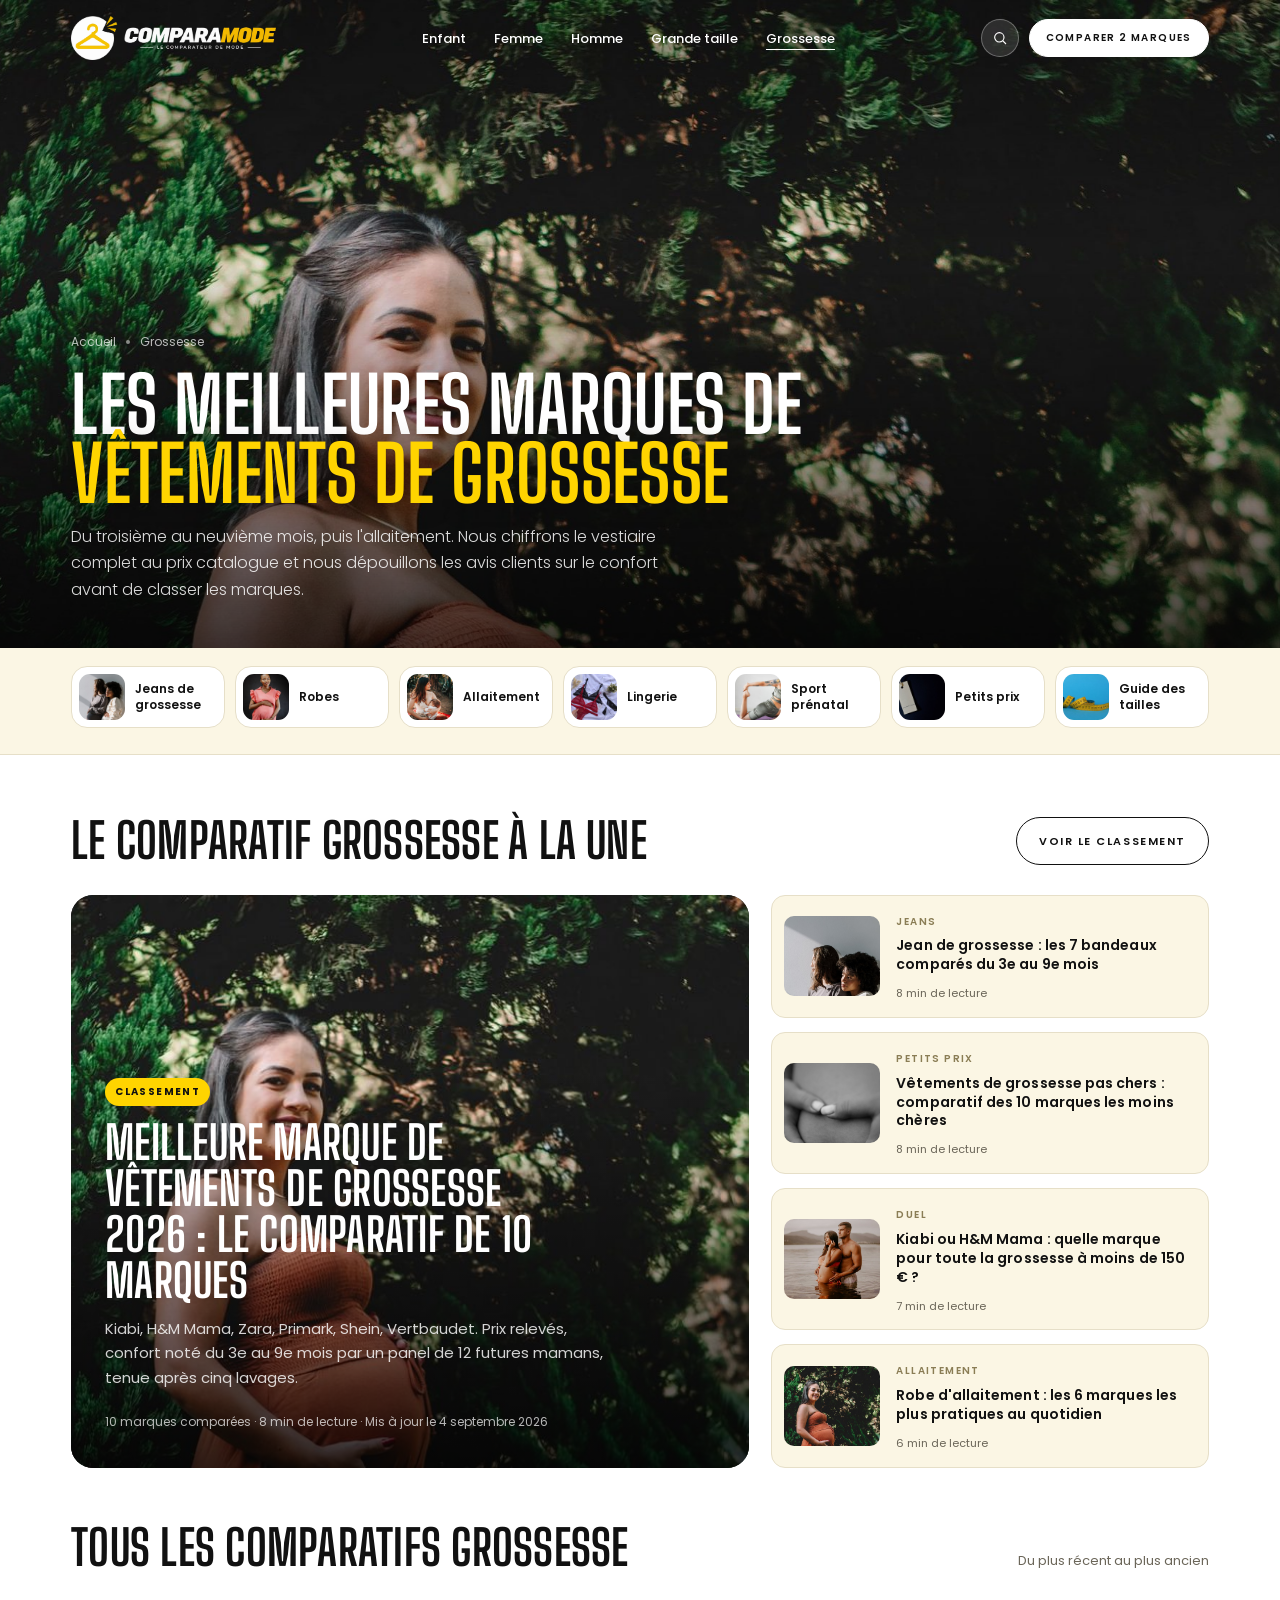
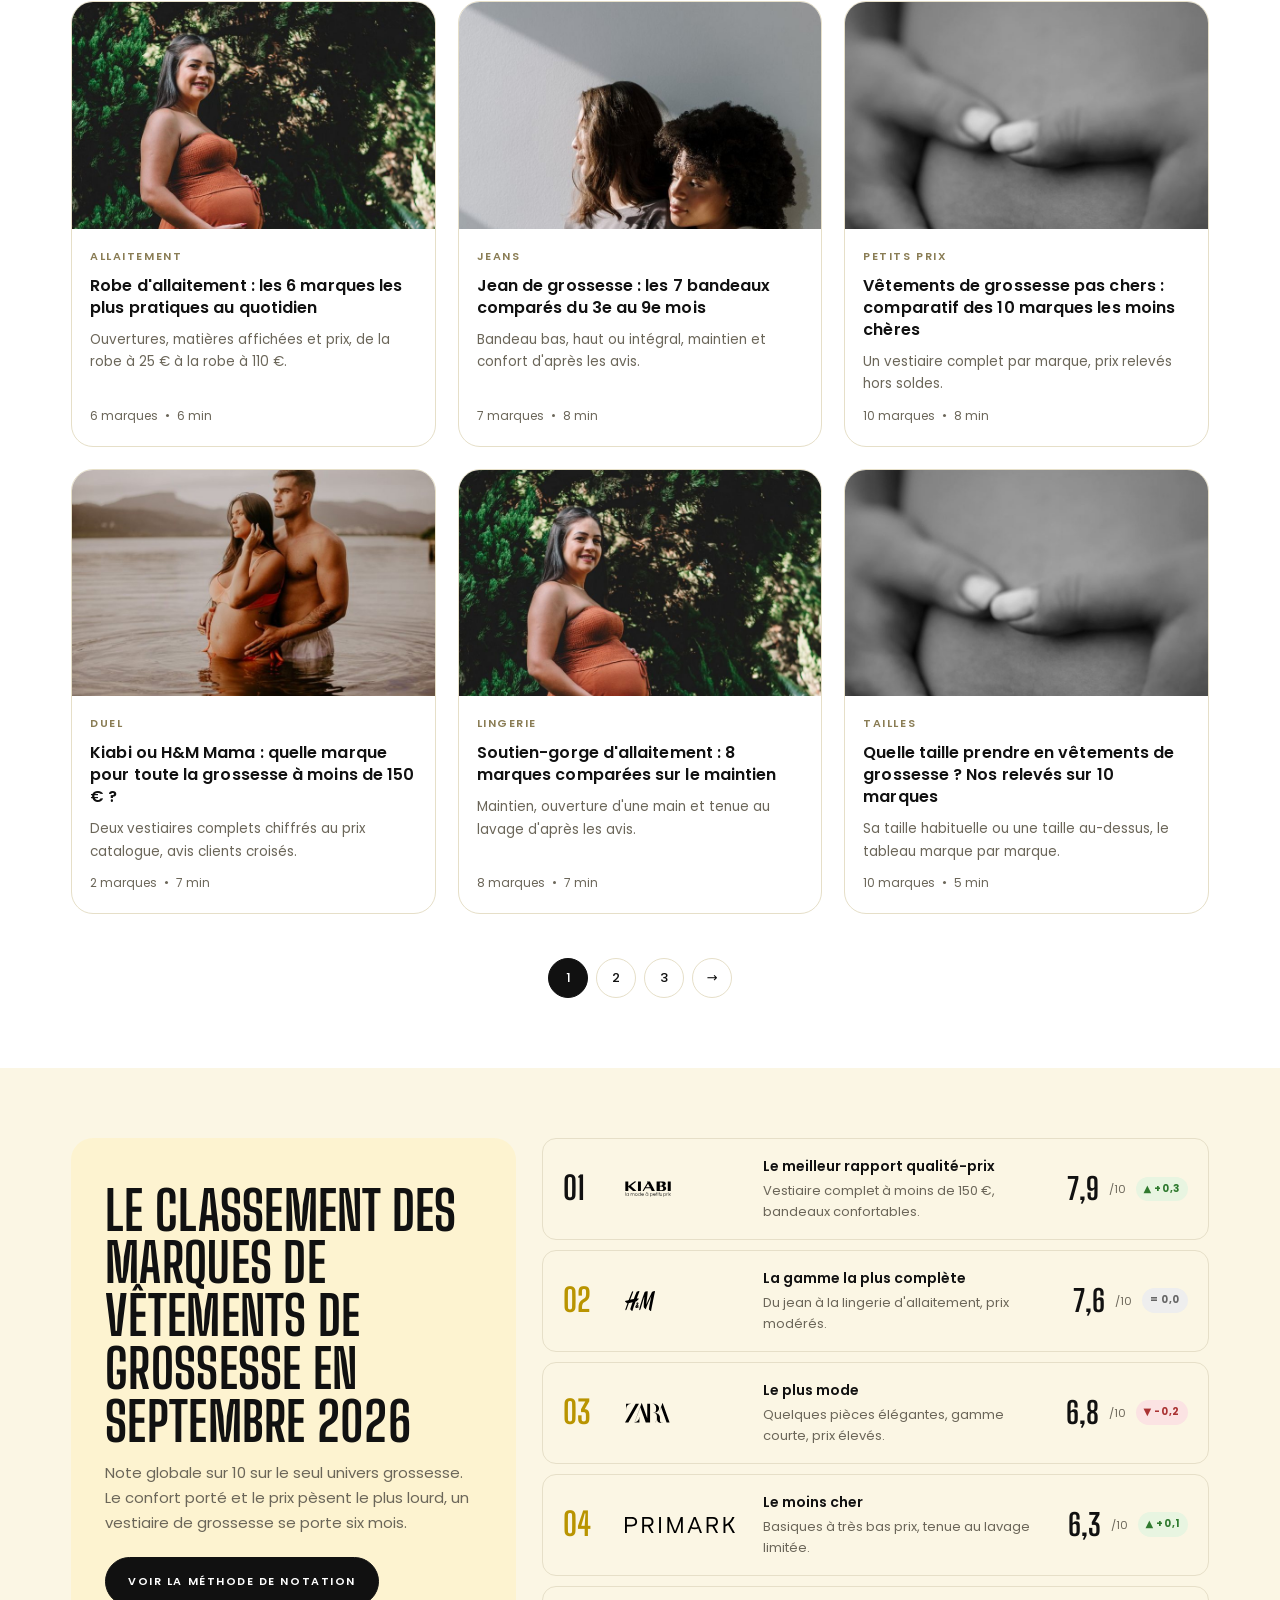
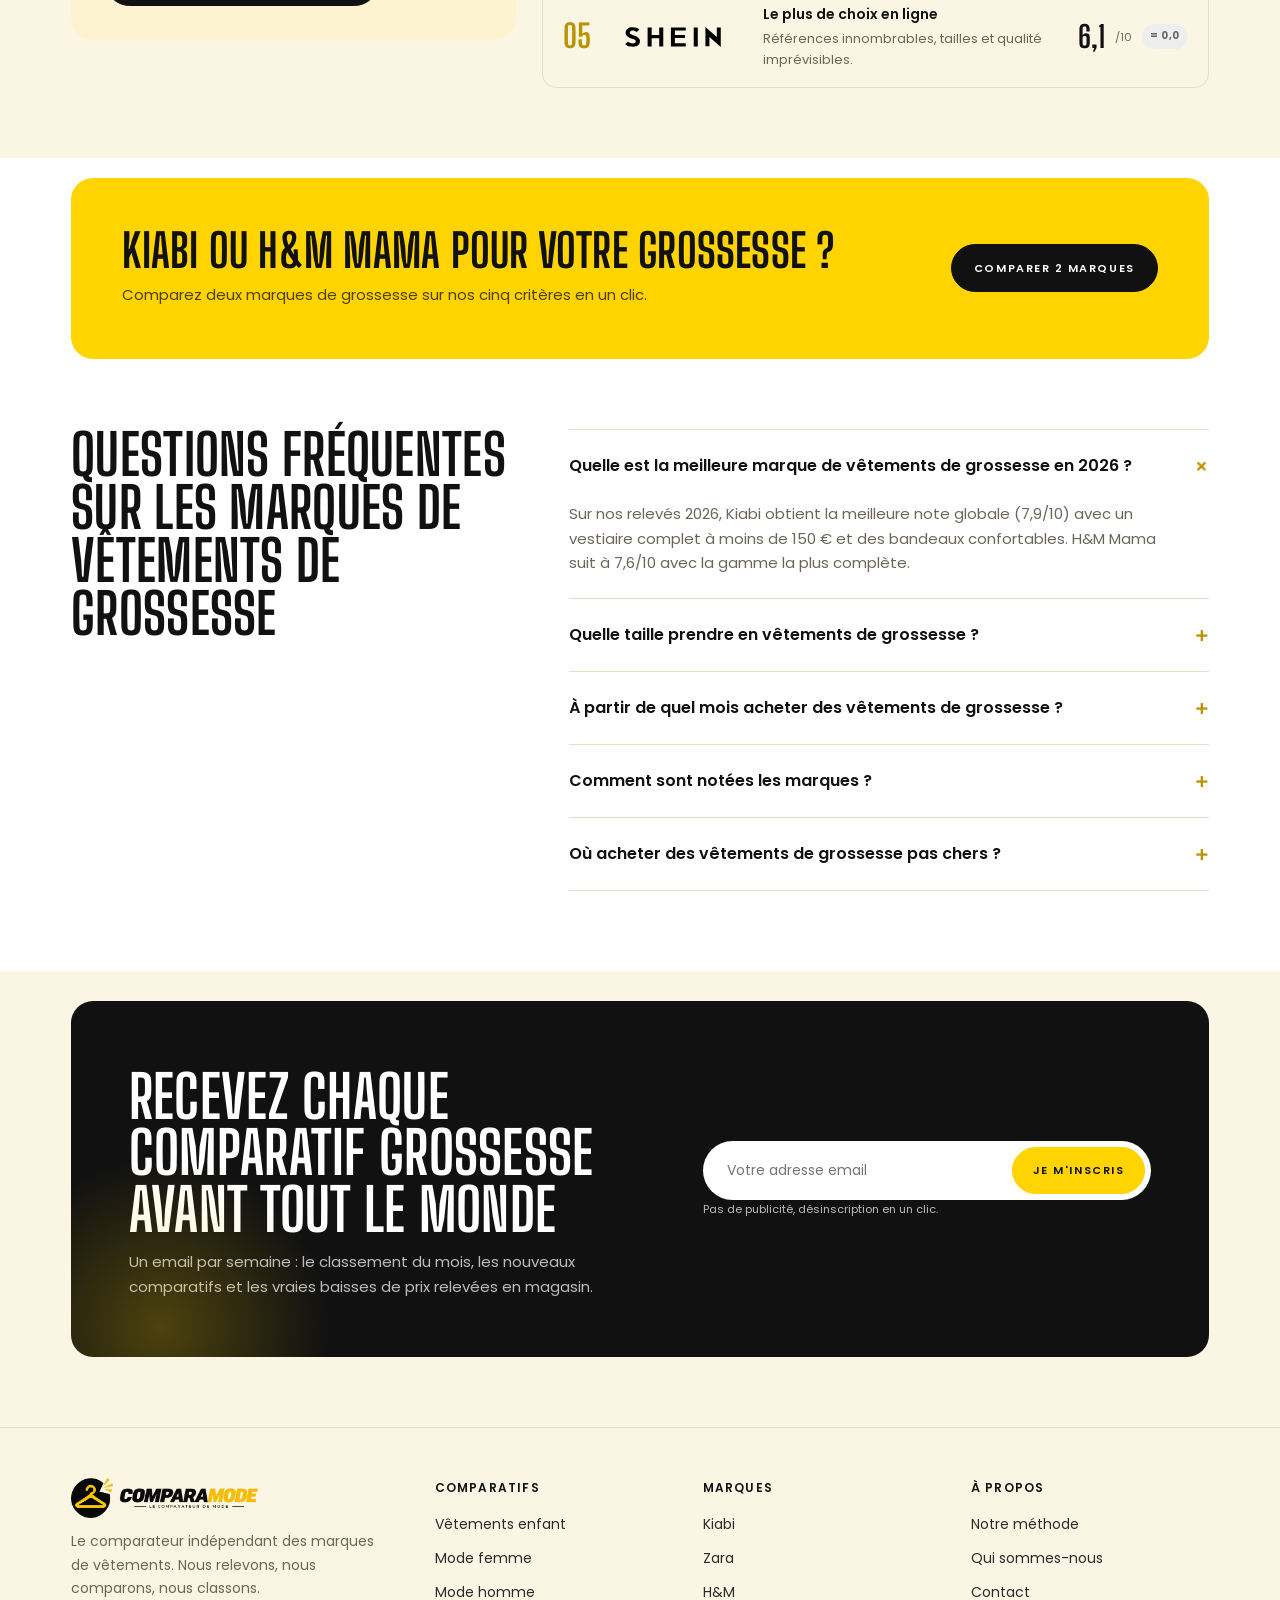
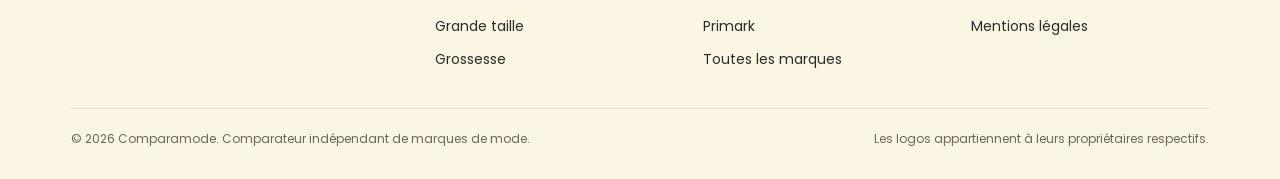
<file: grossesse/index.html>
<!doctype html>
<html lang="fr">
<head>
<meta charset="utf-8">
<meta name="viewport" content="width=device-width, initial-scale=1">
<title>Meilleures marques de vêtements de grossesse 2026 : comparatifs et classement</title>
<meta name="description" content="Comparatifs de marques de vêtements de grossesse et d'allaitement, Kiabi, H&M Mama, Zara, Primark. Prix relevés, confort testé du 3e au 9e mois, tenue au lavage. Le classement 2026.">
<link rel="preconnect" href="https://fonts.googleapis.com">
<link rel="preconnect" href="https://fonts.gstatic.com" crossorigin>
<link href="https://fonts.googleapis.com/css2?family=Big+Shoulders+Display:wght@600;700;800&family=Poppins:wght@300;400;500;600&display=swap" rel="stylesheet">
<link rel="icon" href="../assets/logo/favicon.ico" sizes="any">
<link rel="icon" type="image/png" sizes="32x32" href="../assets/logo/favicon-32.png">
<link rel="icon" type="image/png" sizes="192x192" href="../assets/logo/favicon-192.png">
<link rel="apple-touch-icon" href="../assets/logo/apple-touch-icon.png">
<meta name="theme-color" content="#FFD400">
<link rel="stylesheet" href="../assets/css/site.css?v=7">
</head>
<body>

<header>
  <div class="wrap nav">
    <a class="logo" href="../" aria-label="Comparamode, accueil"><img class="l-light" src="../assets/logo/logo-light.png" alt="Comparamode" width="620" height="133"><img class="l-dark" src="../assets/logo/logo.png" alt="" aria-hidden="true" width="620" height="133"></a>
    <ul class="menu">
      <li><a href="../enfant/">Enfant</a></li>
      <li><a href="../femme/">Femme</a></li>
      <li><a href="../homme/">Homme</a></li>
      <li><a href="../grande-taille/">Grande taille</a></li>
      <li><a href="../grossesse/" style="text-decoration:underline;text-underline-offset:6px">Grossesse</a></li>
    </ul>
    <div class="nav-actions">
      <a class="iconbtn" href="#" aria-label="Rechercher"><svg viewBox="0 0 24 24"><circle cx="11" cy="11" r="7"/><path d="M16 16l5 5"/></svg></a>
      <a class="btn btn-dark" href="../#outil">Comparer 2 marques</a>
      <button class="burger" aria-label="Menu"><svg width="22" height="14" viewBox="0 0 22 14" fill="none" stroke="#111" stroke-width="1.7"><path d="M0 1h22M0 7h22M0 13h22"/></svg></button>
    </div>
  </div>
</header>

<section class="hero cat-hero">
  <img class="hero-bg" src="../assets/img/cat-grossesse-hero.jpg" alt="Femme enceinte en robe" width="2000" height="900" fetchpriority="high">
  <div class="wrap hero-inner">
    <nav class="crumbs" aria-label="Fil d'Ariane"><a href="../">Accueil</a><i></i><span>Grossesse</span></nav>
    <h1>Les meilleures marques de <em>vêtements de grossesse</em></h1>
    <p>Du troisième au neuvième mois, puis l'allaitement. Nous chiffrons le vestiaire complet au prix catalogue et nous dépouillons les avis clients sur le confort avant de classer les marques.</p>
  </div>
</section>

<nav class="subnav" aria-label="Sous-catégories">
  <div class="wrap subcards">
    <a class="subcard" href="#articles"><img src="../assets/img/sub-matjeans.jpg" alt="" width="56" height="56" loading="lazy"><span>Jeans de grossesse</span><i><svg viewBox="0 0 24 24"><path d="M5 12h14M13 6l6 6-6 6"/></svg></i></a>
    <a class="subcard" href="#articles"><img src="../assets/img/sub-matrobe.jpg" alt="" width="56" height="56" loading="lazy"><span>Robes</span><i><svg viewBox="0 0 24 24"><path d="M5 12h14M13 6l6 6-6 6"/></svg></i></a>
    <a class="subcard" href="#articles"><img src="../assets/img/sub-allait.jpg" alt="" width="56" height="56" loading="lazy"><span>Allaitement</span><i><svg viewBox="0 0 24 24"><path d="M5 12h14M13 6l6 6-6 6"/></svg></i></a>
    <a class="subcard" href="#articles"><img src="../assets/img/sub-matling.jpg" alt="" width="56" height="56" loading="lazy"><span>Lingerie</span><i><svg viewBox="0 0 24 24"><path d="M5 12h14M13 6l6 6-6 6"/></svg></i></a>
    <a class="subcard" href="#articles"><img src="../assets/img/sub-prenatal.jpg" alt="" width="56" height="56" loading="lazy"><span>Sport prénatal</span><i><svg viewBox="0 0 24 24"><path d="M5 12h14M13 6l6 6-6 6"/></svg></i></a>
    <a class="subcard" href="#articles"><img src="../assets/img/sub-prix.jpg" alt="" width="56" height="56" loading="lazy"><span>Petits prix</span><i><svg viewBox="0 0 24 24"><path d="M5 12h14M13 6l6 6-6 6"/></svg></i></a>
    <a class="subcard" href="#articles"><img src="../assets/img/sub-guide.jpg" alt="" width="56" height="56" loading="lazy"><span>Guide des tailles</span><i><svg viewBox="0 0 24 24"><path d="M5 12h14M13 6l6 6-6 6"/></svg></i></a>
  </div>
</nav>

<section class="cat-featured" id="articles">
  <div class="wrap">
    <div class="section-head">
      <h2>Le comparatif grossesse à la une</h2>
      <a class="btn btn-ghost" href="#classement">Voir le classement</a>
    </div>
    <div class="feat-grid">
      <a class="feat-main" href="#">
        <img src="../assets/img/art-4.jpg" alt="" width="800" height="560">
        <div class="feat-body">
          <span class="tag">Classement</span>
          <h2>Meilleure marque de vêtements de grossesse 2026 : le comparatif de 10 marques</h2>
          <p>Kiabi, H&amp;M Mama, Zara, Primark, Shein, Vertbaudet. Prix relevés, confort noté du 3e au 9e mois par un panel de 12 futures mamans, tenue après cinq lavages.</p>
          <span class="feat-meta">10 marques comparées · 8 min de lecture · Mis à jour le 4 septembre 2026</span>
        </div>
      </a>
      <div class="feat-side">
        <a class="side-item" href="#"><img src="../assets/img/gro-1.jpg" alt="" width="96" height="80"><div><span class="eyebrow">Jeans</span><h3>Jean de grossesse : les 7 bandeaux comparés du 3e au 9e mois</h3><small>8 min de lecture</small></div></a>
        <a class="side-item" href="../grossesse/vetements-grossesse-pas-cher/"><img src="../assets/img/gro-2.jpg" alt="" width="96" height="80"><div><span class="eyebrow">Petits prix</span><h3>Vêtements de grossesse pas chers : comparatif des 10 marques les moins chères</h3><small>8 min de lecture</small></div></a>
        <a class="side-item" href="#"><img src="../assets/img/gro-3.jpg" alt="" width="96" height="80"><div><span class="eyebrow">Duel</span><h3>Kiabi ou H&amp;M Mama : quelle marque pour toute la grossesse à moins de 150 € ?</h3><small>7 min de lecture</small></div></a>
        <a class="side-item" href="#"><img src="../assets/img/gro-4.jpg" alt="" width="96" height="80"><div><span class="eyebrow">Allaitement</span><h3>Robe d'allaitement : les 6 marques les plus pratiques au quotidien</h3><small>6 min de lecture</small></div></a>
      </div>
    </div>
  </div>
</section>

<section class="cat-grid">
  <div class="wrap">
    <div class="section-head">
      <h2>Tous les comparatifs grossesse</h2>
      <span style="font-size:13px;color:var(--muted)">Du plus récent au plus ancien</span>
    </div>
    <div class="grid3">
      <a class="post big" href="#"><img src="../assets/img/gro-4.jpg" alt="" width="800" height="560"><div class="post-body"><span class="eyebrow">Allaitement</span><h3>Robe d'allaitement : les 6 marques les plus pratiques au quotidien</h3><p class="excerpt">Ouvertures, matières affichées et prix, de la robe à 25 € à la robe à 110 €.</p><span class="meta">6 marques <i></i> 6 min</span></div></a>
      <a class="post big" href="#"><img src="../assets/img/gro-1.jpg" alt="" width="800" height="560"><div class="post-body"><span class="eyebrow">Jeans</span><h3>Jean de grossesse : les 7 bandeaux comparés du 3e au 9e mois</h3><p class="excerpt">Bandeau bas, haut ou intégral, maintien et confort d'après les avis.</p><span class="meta">7 marques <i></i> 8 min</span></div></a>
      <a class="post big" href="../grossesse/vetements-grossesse-pas-cher/"><img src="../assets/img/gro-2.jpg" alt="" width="800" height="560"><div class="post-body"><span class="eyebrow">Petits prix</span><h3>Vêtements de grossesse pas chers : comparatif des 10 marques les moins chères</h3><p class="excerpt">Un vestiaire complet par marque, prix relevés hors soldes.</p><span class="meta">10 marques <i></i> 8 min</span></div></a>
      <a class="post big" href="#"><img src="../assets/img/gro-3.jpg" alt="" width="800" height="560"><div class="post-body"><span class="eyebrow">Duel</span><h3>Kiabi ou H&amp;M Mama : quelle marque pour toute la grossesse à moins de 150 € ?</h3><p class="excerpt">Deux vestiaires complets chiffrés au prix catalogue, avis clients croisés.</p><span class="meta">2 marques <i></i> 7 min</span></div></a>
      <a class="post big" href="#"><img src="../assets/img/art-4.jpg" alt="" width="800" height="560"><div class="post-body"><span class="eyebrow">Lingerie</span><h3>Soutien-gorge d'allaitement : 8 marques comparées sur le maintien</h3><p class="excerpt">Maintien, ouverture d'une main et tenue au lavage d'après les avis.</p><span class="meta">8 marques <i></i> 7 min</span></div></a>
      <a class="post big" href="#"><img src="../assets/img/gro-2.jpg" alt="" width="800" height="560"><div class="post-body"><span class="eyebrow">Tailles</span><h3>Quelle taille prendre en vêtements de grossesse ? Nos relevés sur 10 marques</h3><p class="excerpt">Sa taille habituelle ou une taille au-dessus, le tableau marque par marque.</p><span class="meta">10 marques <i></i> 5 min</span></div></a>
    </div>
    <div class="pager"><a class="on" href="#">1</a><a href="#">2</a><a href="#">3</a><a href="#" aria-label="Page suivante">→</a></div>
  </div>
</section>

<section class="cat-rank" id="classement">
  <div class="wrap rank-grid">
    <div class="rank-intro">
      <h2>Le classement des marques de vêtements de grossesse en septembre 2026</h2>
      <p>Note globale sur 10 sur le seul univers grossesse. Le confort porté et le prix pèsent le plus lourd, un vestiaire de grossesse se porte six mois.</p>
      <a class="btn btn-dark" href="../#methode">Voir la méthode de notation</a>
    </div>
    <div class="rank-list">
      <div class="rank-row"><span class="pos first">01</span><img src="../assets/logos/kiabi.svg" alt="Kiabi"><div class="why"><b>Le meilleur rapport qualité-prix</b>Vestiaire complet à moins de 150 €, bandeaux confortables.</div><div class="score"><b>7,9</b><small>/10</small><span class="chip">▲ +0,3</span></div></div>
      <div class="rank-row"><span class="pos">02</span><img src="../assets/logos/hm.svg" alt="H&amp;M Mama"><div class="why"><b>La gamme la plus complète</b>Du jean à la lingerie d'allaitement, prix modérés.</div><div class="score"><b>7,6</b><small>/10</small><span class="chip flat">= 0,0</span></div></div>
      <div class="rank-row"><span class="pos">03</span><img src="../assets/logos/zara.svg" alt="Zara"><div class="why"><b>Le plus mode</b>Quelques pièces élégantes, gamme courte, prix élevés.</div><div class="score"><b>6,8</b><small>/10</small><span class="chip down">▼ -0,2</span></div></div>
      <div class="rank-row"><span class="pos">04</span><img src="../assets/logos/primark.svg" alt="Primark"><div class="why"><b>Le moins cher</b>Basiques à très bas prix, tenue au lavage limitée.</div><div class="score"><b>6,3</b><small>/10</small><span class="chip">▲ +0,1</span></div></div>
      <div class="rank-row"><span class="pos">05</span><img src="../assets/logos/shein.svg" alt="Shein"><div class="why"><b>Le plus de choix en ligne</b>Références innombrables, tailles et qualité imprévisibles.</div><div class="score"><b>6,1</b><small>/10</small><span class="chip flat">= 0,0</span></div></div>
    </div>
  </div>
</section>

<section class="cta-band">
  <div class="wrap">
    <div class="cta-card">
      <div><h2>Kiabi ou H&amp;M Mama pour votre grossesse ?</h2><p>Comparez deux marques de grossesse sur nos cinq critères en un clic.</p></div>
      <a class="btn btn-dark" href="../#outil">Comparer 2 marques</a>
    </div>
  </div>
</section>

<section class="faq">
  <div class="wrap faq-head">
    <h2>Questions fréquentes sur les marques de vêtements de grossesse</h2>
    <div>
      <details open><summary>Quelle est la meilleure marque de vêtements de grossesse en 2026 ?</summary><p>Sur nos relevés 2026, Kiabi obtient la meilleure note globale (7,9/10) avec un vestiaire complet à moins de 150 € et des bandeaux confortables. H&amp;M Mama suit à 7,6/10 avec la gamme la plus complète.</p></details>
      <details><summary>Quelle taille prendre en vêtements de grossesse ?</summary><p>Chez Kiabi, H&amp;M Mama et Vertbaudet, sa taille habituelle suffit, la coupe est prévue pour évoluer. Chez Zara et Shein, une taille au-dessus est plus sûre.</p></details>
      <details><summary>À partir de quel mois acheter des vêtements de grossesse ?</summary><p>La majorité des futures mamans de notre panel ont basculé entre le 4e et le 5e mois, d'abord sur le jean, puis sur les hauts.</p></details>
      <details><summary>Comment sont notées les marques ?</summary><p>Cinq critères sur 10 : prix, qualité, fidélité des tailles, livraison et note globale pondérée, plus un critère confort porté propre à la grossesse.</p></details>
      <details><summary>Où acheter des vêtements de grossesse pas chers ?</summary><p>Kiabi et Primark sont les deux options les plus économiques de notre panel, Kiabi gardant l'avantage sur le confort des bandeaux et la tenue au lavage.</p></details>
    </div>
  </div>
</section>

<section class="news" id="newsletter">
  <div class="wrap">
    <div class="news-card">
      <div>
        <h2>Recevez chaque comparatif grossesse avant tout le monde</h2>
        <p>Un email par semaine : le classement du mois, les nouveaux comparatifs et les vraies baisses de prix relevées en magasin.</p>
      </div>
      <div>
        <form class="form" onsubmit="return false">
          <input type="email" placeholder="Votre adresse email" aria-label="Adresse email" required>
          <button class="btn btn-yellow" type="submit">Je m'inscris</button>
        </form>
        <p class="form-note">Pas de publicité, désinscription en un clic.</p>
      </div>
    </div>
  </div>
</section>

<footer>
  <div class="wrap">
    <div class="foot-grid">
      <div class="foot-brand"><a class="logo" href="../" aria-label="Comparamode, accueil"><img src="../assets/logo/logo.png" alt="Comparamode" width="620" height="133" loading="lazy"></a><p>Le comparateur indépendant des marques de vêtements. Nous relevons, nous comparons, nous classons.</p></div>
      <div><h4>Comparatifs</h4><ul><li><a href="../enfant/">Vêtements enfant</a></li><li><a href="../femme/">Mode femme</a></li><li><a href="../homme/">Mode homme</a></li><li><a href="../grande-taille/">Grande taille</a></li><li><a href="../grossesse/">Grossesse</a></li></ul></div>
      <div><h4>Marques</h4><ul><li><a href="#">Kiabi</a></li><li><a href="#">Zara</a></li><li><a href="#">H&amp;M</a></li><li><a href="#">Primark</a></li><li><a href="../#marques">Toutes les marques</a></li></ul></div>
      <div><h4>À propos</h4><ul><li><a href="../#methode">Notre méthode</a></li><li><a href="#">Qui sommes-nous</a></li><li><a href="#">Contact</a></li><li><a href="#">Mentions légales</a></li></ul></div>
    </div>
    <div class="foot-bottom"><span>© 2026 Comparamode. Comparateur indépendant de marques de mode.</span><span>Les logos appartiennent à leurs propriétaires respectifs.</span></div>
  </div>
</footer>

<script src="../assets/js/site.js?v=7"></script>
</body>
</html>
</file>
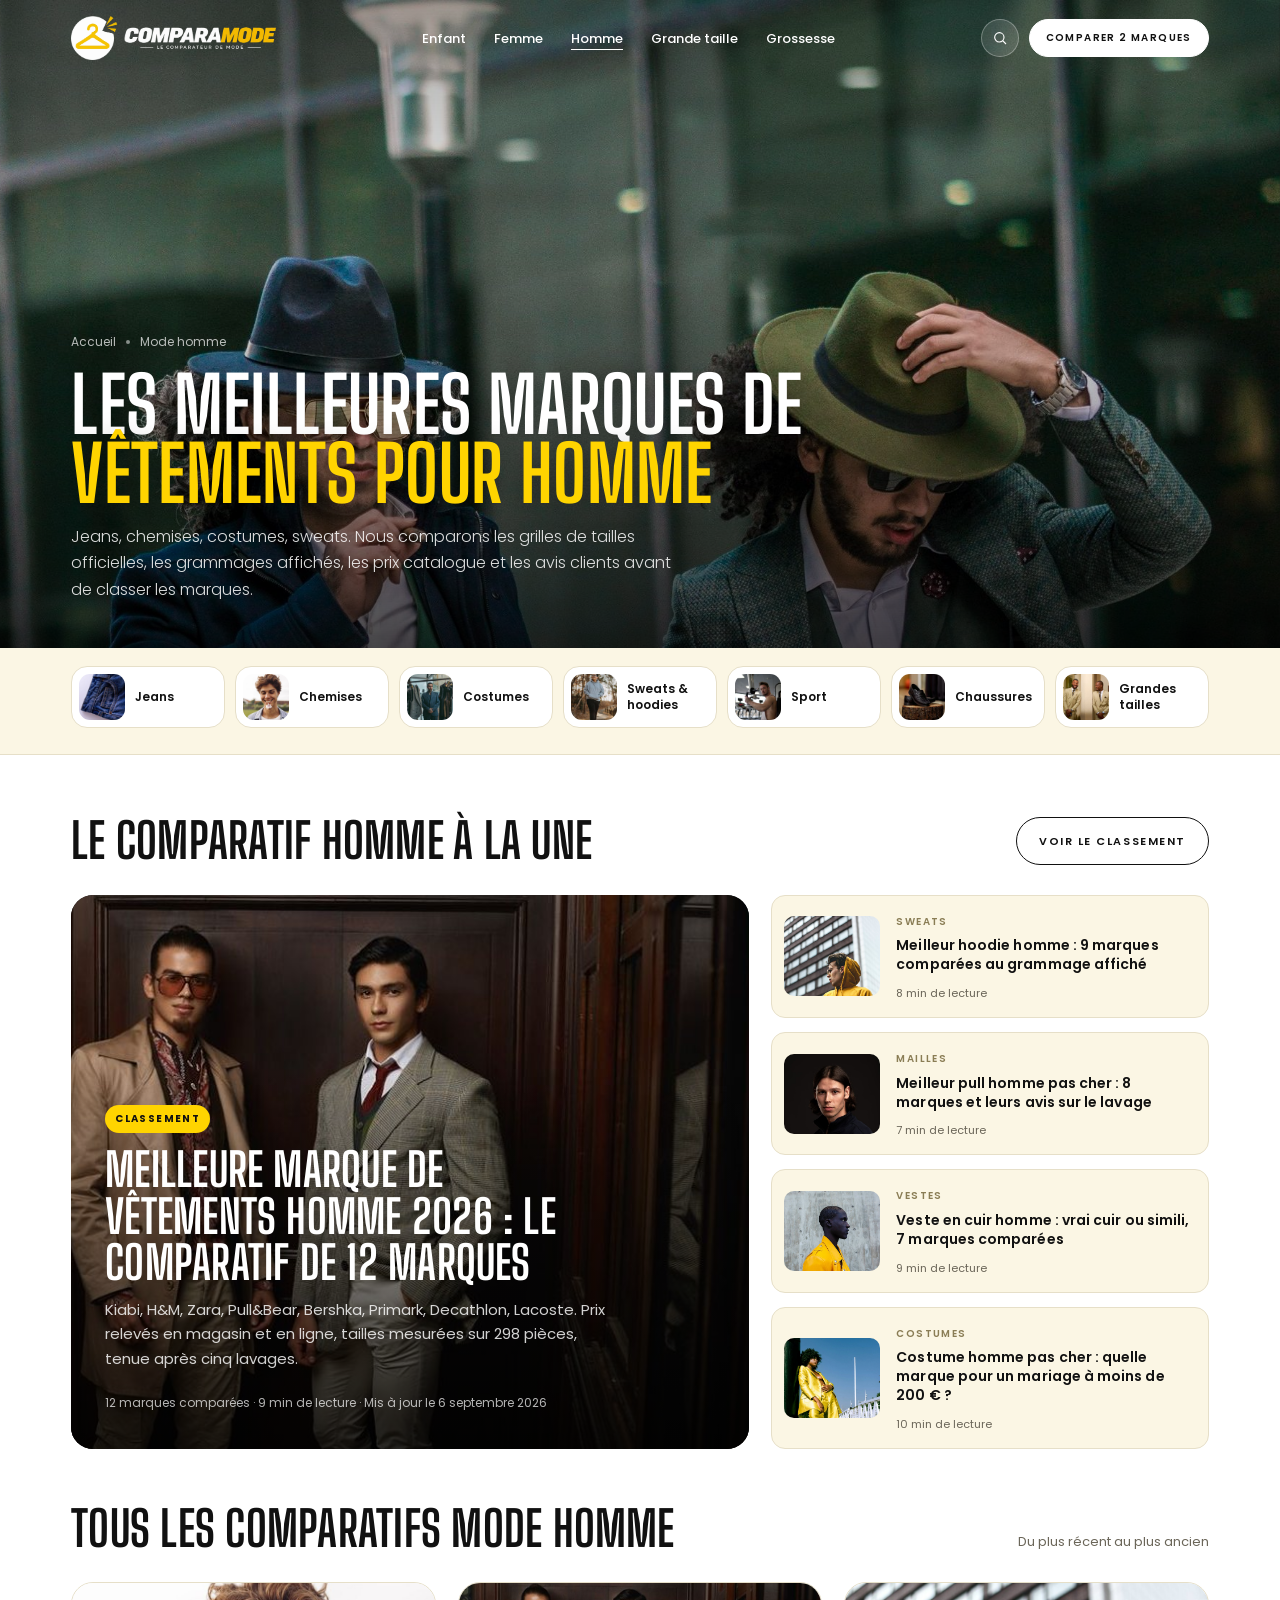
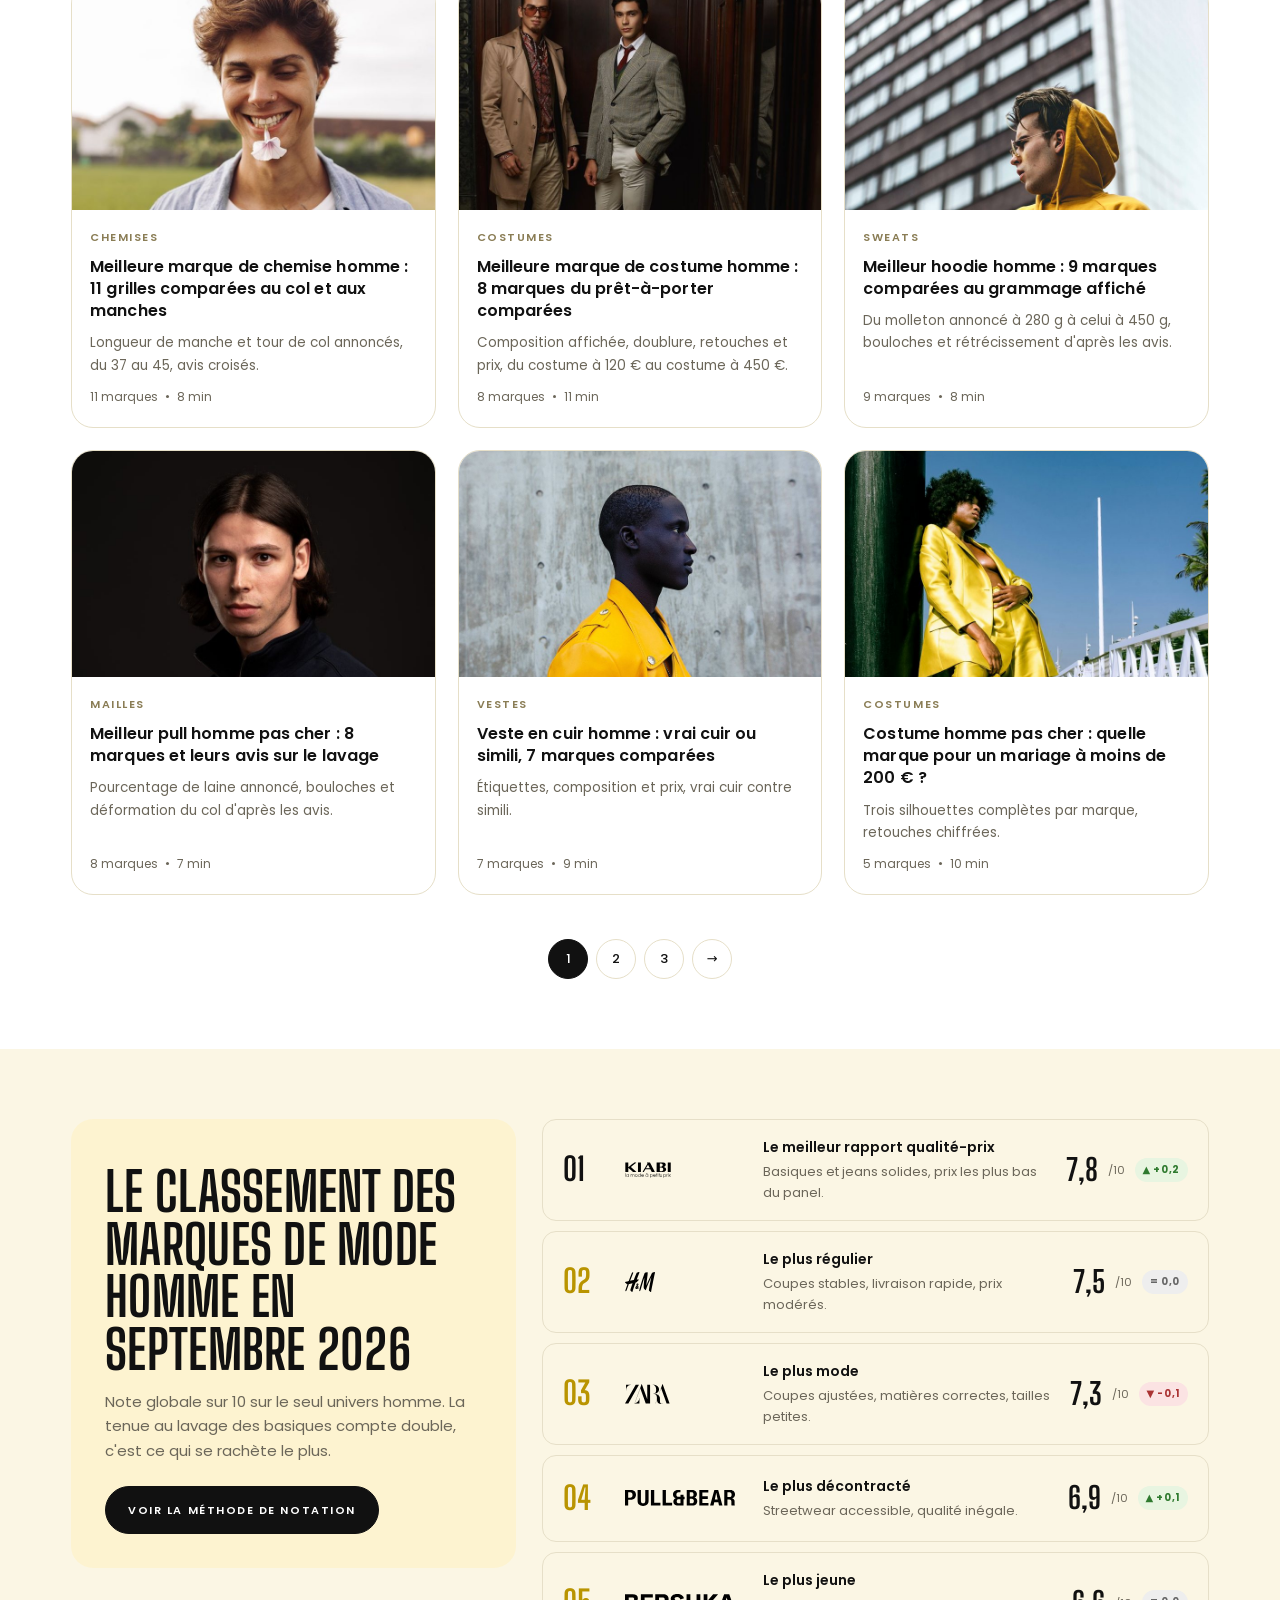
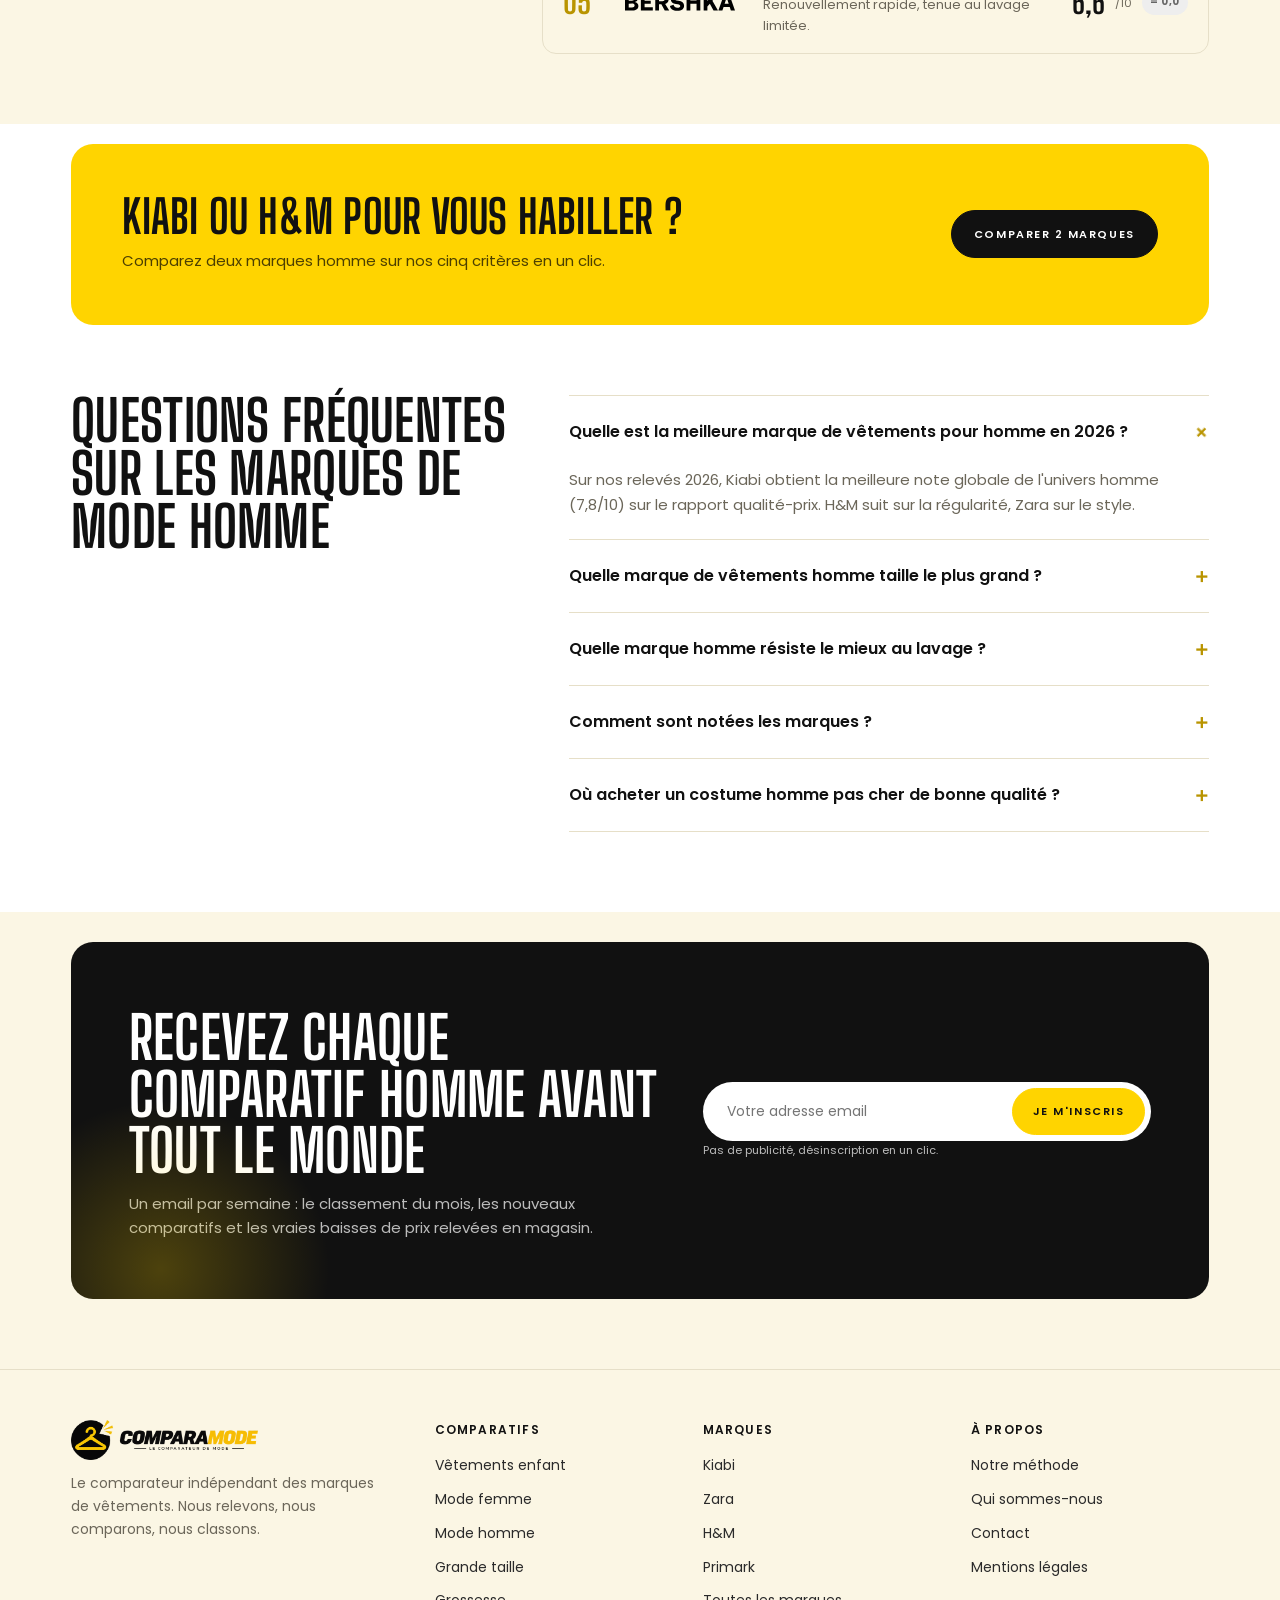
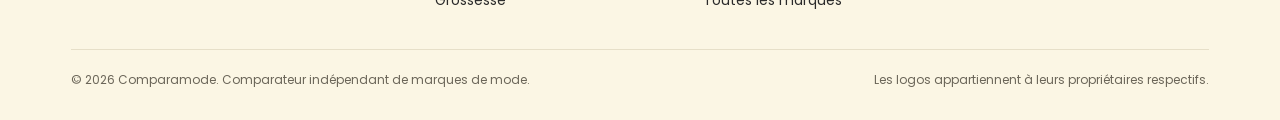
<file: homme/index.html>
<!doctype html>
<html lang="fr">
<head>
<meta charset="utf-8">
<meta name="viewport" content="width=device-width, initial-scale=1">
<title>Meilleures marques de vêtements pour homme 2026 : comparatifs et classement</title>
<meta name="description" content="Comparatifs de marques de mode homme, Kiabi, H&M, Zara, Pull&Bear, Bershka. Prix relevés, tailles réelles mesurées, tenue au lavage. Le classement 2026 des meilleures marques homme.">
<link rel="preconnect" href="https://fonts.googleapis.com">
<link rel="preconnect" href="https://fonts.gstatic.com" crossorigin>
<link href="https://fonts.googleapis.com/css2?family=Big+Shoulders+Display:wght@600;700;800&family=Poppins:wght@300;400;500;600&display=swap" rel="stylesheet">
<link rel="icon" href="../assets/logo/favicon.ico" sizes="any">
<link rel="icon" type="image/png" sizes="32x32" href="../assets/logo/favicon-32.png">
<link rel="icon" type="image/png" sizes="192x192" href="../assets/logo/favicon-192.png">
<link rel="apple-touch-icon" href="../assets/logo/apple-touch-icon.png">
<meta name="theme-color" content="#FFD400">
<link rel="stylesheet" href="../assets/css/site.css?v=7">
</head>
<body>

<header>
  <div class="wrap nav">
    <a class="logo" href="../" aria-label="Comparamode, accueil"><img class="l-light" src="../assets/logo/logo-light.png" alt="Comparamode" width="620" height="133"><img class="l-dark" src="../assets/logo/logo.png" alt="" aria-hidden="true" width="620" height="133"></a>
    <ul class="menu">
      <li><a href="../enfant/">Enfant</a></li>
      <li><a href="../femme/">Femme</a></li>
      <li><a href="../homme/" style="text-decoration:underline;text-underline-offset:6px">Homme</a></li>
      <li><a href="../grande-taille/">Grande taille</a></li>
      <li><a href="../grossesse/">Grossesse</a></li>
    </ul>
    <div class="nav-actions">
      <a class="iconbtn" href="#" aria-label="Rechercher"><svg viewBox="0 0 24 24"><circle cx="11" cy="11" r="7"/><path d="M16 16l5 5"/></svg></a>
      <a class="btn btn-dark" href="../#outil">Comparer 2 marques</a>
      <button class="burger" aria-label="Menu"><svg width="22" height="14" viewBox="0 0 22 14" fill="none" stroke="#111" stroke-width="1.7"><path d="M0 1h22M0 7h22M0 13h22"/></svg></button>
    </div>
  </div>
</header>

<section class="hero cat-hero">
  <img class="hero-bg" src="../assets/img/cat-homme-hero.jpg" alt="Homme en costume dans la rue" width="2000" height="900" fetchpriority="high">
  <div class="wrap hero-inner">
    <nav class="crumbs" aria-label="Fil d'Ariane"><a href="../">Accueil</a><i></i><span>Mode homme</span></nav>
    <h1>Les meilleures marques de <em>vêtements pour homme</em></h1>
    <p>Jeans, chemises, costumes, sweats. Nous comparons les grilles de tailles officielles, les grammages affichés, les prix catalogue et les avis clients avant de classer les marques.</p>
  </div>
</section>

<nav class="subnav" aria-label="Sous-catégories">
  <div class="wrap subcards">
    <a class="subcard" href="#articles"><img src="../assets/img/sub-hjeans.jpg" alt="" width="56" height="56" loading="lazy"><span>Jeans</span><i><svg viewBox="0 0 24 24"><path d="M5 12h14M13 6l6 6-6 6"/></svg></i></a>
    <a class="subcard" href="#articles"><img src="../assets/img/sub-chemise.jpg" alt="" width="56" height="56" loading="lazy"><span>Chemises</span><i><svg viewBox="0 0 24 24"><path d="M5 12h14M13 6l6 6-6 6"/></svg></i></a>
    <a class="subcard" href="#articles"><img src="../assets/img/sub-costume.jpg" alt="" width="56" height="56" loading="lazy"><span>Costumes</span><i><svg viewBox="0 0 24 24"><path d="M5 12h14M13 6l6 6-6 6"/></svg></i></a>
    <a class="subcard" href="#articles"><img src="../assets/img/sub-hoodie.jpg" alt="" width="56" height="56" loading="lazy"><span>Sweats &amp; hoodies</span><i><svg viewBox="0 0 24 24"><path d="M5 12h14M13 6l6 6-6 6"/></svg></i></a>
    <a class="subcard" href="#articles"><img src="../assets/img/sub-sporth.jpg" alt="" width="56" height="56" loading="lazy"><span>Sport</span><i><svg viewBox="0 0 24 24"><path d="M5 12h14M13 6l6 6-6 6"/></svg></i></a>
    <a class="subcard" href="#articles"><img src="../assets/img/sub-hshoes.jpg" alt="" width="56" height="56" loading="lazy"><span>Chaussures</span><i><svg viewBox="0 0 24 24"><path d="M5 12h14M13 6l6 6-6 6"/></svg></i></a>
    <a class="subcard" href="#articles"><img src="../assets/img/sub-gthomme.jpg" alt="" width="56" height="56" loading="lazy"><span>Grandes tailles</span><i><svg viewBox="0 0 24 24"><path d="M5 12h14M13 6l6 6-6 6"/></svg></i></a>
  </div>
</nav>

<section class="cat-featured" id="articles">
  <div class="wrap">
    <div class="section-head">
      <h2>Le comparatif homme à la une</h2>
      <a class="btn btn-ghost" href="#classement">Voir le classement</a>
    </div>
    <div class="feat-grid">
      <a class="feat-main" href="../homme/meilleure-marque-vetements-homme/">
        <img src="../assets/img/hom-1.jpg" alt="" width="800" height="560">
        <div class="feat-body">
          <span class="tag">Classement</span>
          <h2>Meilleure marque de vêtements homme 2026 : le comparatif de 12 marques</h2>
          <p>Kiabi, H&amp;M, Zara, Pull&amp;Bear, Bershka, Primark, Decathlon, Lacoste. Prix relevés en magasin et en ligne, tailles mesurées sur 298 pièces, tenue après cinq lavages.</p>
          <span class="feat-meta">12 marques comparées · 9 min de lecture · Mis à jour le 6 septembre 2026</span>
        </div>
      </a>
      <div class="feat-side">
        <a class="side-item" href="#"><img src="../assets/img/hom-4.jpg" alt="" width="96" height="80"><div><span class="eyebrow">Sweats</span><h3>Meilleur hoodie homme : 9 marques comparées au grammage affiché</h3><small>8 min de lecture</small></div></a>
        <a class="side-item" href="#"><img src="../assets/img/hom-2.jpg" alt="" width="96" height="80"><div><span class="eyebrow">Mailles</span><h3>Meilleur pull homme pas cher : 8 marques et leurs avis sur le lavage</h3><small>7 min de lecture</small></div></a>
        <a class="side-item" href="#"><img src="../assets/img/hom-5.jpg" alt="" width="96" height="80"><div><span class="eyebrow">Vestes</span><h3>Veste en cuir homme : vrai cuir ou simili, 7 marques comparées</h3><small>9 min de lecture</small></div></a>
        <a class="side-item" href="#"><img src="../assets/img/hom-6.jpg" alt="" width="96" height="80"><div><span class="eyebrow">Costumes</span><h3>Costume homme pas cher : quelle marque pour un mariage à moins de 200 € ?</h3><small>10 min de lecture</small></div></a>
      </div>
    </div>
  </div>
</section>

<section class="cat-grid">
  <div class="wrap">
    <div class="section-head">
      <h2>Tous les comparatifs mode homme</h2>
      <span style="font-size:13px;color:var(--muted)">Du plus récent au plus ancien</span>
    </div>
    <div class="grid3">
      <a class="post big" href="#"><img src="../assets/img/hom-3.jpg" alt="" width="800" height="560"><div class="post-body"><span class="eyebrow">Chemises</span><h3>Meilleure marque de chemise homme : 11 grilles comparées au col et aux manches</h3><p class="excerpt">Longueur de manche et tour de col annoncés, du 37 au 45, avis croisés.</p><span class="meta">11 marques <i></i> 8 min</span></div></a>
      <a class="post big" href="#"><img src="../assets/img/hom-1.jpg" alt="" width="800" height="560"><div class="post-body"><span class="eyebrow">Costumes</span><h3>Meilleure marque de costume homme : 8 marques du prêt-à-porter comparées</h3><p class="excerpt">Composition affichée, doublure, retouches et prix, du costume à 120 € au costume à 450 €.</p><span class="meta">8 marques <i></i> 11 min</span></div></a>
      <a class="post big" href="#"><img src="../assets/img/hom-4.jpg" alt="" width="800" height="560"><div class="post-body"><span class="eyebrow">Sweats</span><h3>Meilleur hoodie homme : 9 marques comparées au grammage affiché</h3><p class="excerpt">Du molleton annoncé à 280 g à celui à 450 g, bouloches et rétrécissement d'après les avis.</p><span class="meta">9 marques <i></i> 8 min</span></div></a>
      <a class="post big" href="#"><img src="../assets/img/hom-2.jpg" alt="" width="800" height="560"><div class="post-body"><span class="eyebrow">Mailles</span><h3>Meilleur pull homme pas cher : 8 marques et leurs avis sur le lavage</h3><p class="excerpt">Pourcentage de laine annoncé, bouloches et déformation du col d'après les avis.</p><span class="meta">8 marques <i></i> 7 min</span></div></a>
      <a class="post big" href="#"><img src="../assets/img/hom-5.jpg" alt="" width="800" height="560"><div class="post-body"><span class="eyebrow">Vestes</span><h3>Veste en cuir homme : vrai cuir ou simili, 7 marques comparées</h3><p class="excerpt">Étiquettes, composition et prix, vrai cuir contre simili.</p><span class="meta">7 marques <i></i> 9 min</span></div></a>
      <a class="post big" href="#"><img src="../assets/img/hom-6.jpg" alt="" width="800" height="560"><div class="post-body"><span class="eyebrow">Costumes</span><h3>Costume homme pas cher : quelle marque pour un mariage à moins de 200 € ?</h3><p class="excerpt">Trois silhouettes complètes par marque, retouches chiffrées.</p><span class="meta">5 marques <i></i> 10 min</span></div></a>
    </div>
    <div class="pager"><a class="on" href="#">1</a><a href="#">2</a><a href="#">3</a><a href="#" aria-label="Page suivante">→</a></div>
  </div>
</section>

<section class="cat-rank" id="classement">
  <div class="wrap rank-grid">
    <div class="rank-intro">
      <h2>Le classement des marques de mode homme en septembre 2026</h2>
      <p>Note globale sur 10 sur le seul univers homme. La tenue au lavage des basiques compte double, c'est ce qui se rachète le plus.</p>
      <a class="btn btn-dark" href="../#methode">Voir la méthode de notation</a>
    </div>
    <div class="rank-list">
      <div class="rank-row"><span class="pos first">01</span><img src="../assets/logos/kiabi.svg" alt="Kiabi"><div class="why"><b>Le meilleur rapport qualité-prix</b>Basiques et jeans solides, prix les plus bas du panel.</div><div class="score"><b>7,8</b><small>/10</small><span class="chip">▲ +0,2</span></div></div>
      <div class="rank-row"><span class="pos">02</span><img src="../assets/logos/hm.svg" alt="H&amp;M"><div class="why"><b>Le plus régulier</b>Coupes stables, livraison rapide, prix modérés.</div><div class="score"><b>7,5</b><small>/10</small><span class="chip flat">= 0,0</span></div></div>
      <div class="rank-row"><span class="pos">03</span><img src="../assets/logos/zara.svg" alt="Zara"><div class="why"><b>Le plus mode</b>Coupes ajustées, matières correctes, tailles petites.</div><div class="score"><b>7,3</b><small>/10</small><span class="chip down">▼ -0,1</span></div></div>
      <div class="rank-row"><span class="pos">04</span><img src="../assets/logos/pullbear.svg" alt="Pull&amp;Bear"><div class="why"><b>Le plus décontracté</b>Streetwear accessible, qualité inégale.</div><div class="score"><b>6,9</b><small>/10</small><span class="chip">▲ +0,1</span></div></div>
      <div class="rank-row"><span class="pos">05</span><img src="../assets/logos/bershka.svg" alt="Bershka"><div class="why"><b>Le plus jeune</b>Renouvellement rapide, tenue au lavage limitée.</div><div class="score"><b>6,6</b><small>/10</small><span class="chip flat">= 0,0</span></div></div>
    </div>
  </div>
</section>

<section class="cta-band">
  <div class="wrap">
    <div class="cta-card">
      <div><h2>Kiabi ou H&amp;M pour vous habiller ?</h2><p>Comparez deux marques homme sur nos cinq critères en un clic.</p></div>
      <a class="btn btn-dark" href="../#outil">Comparer 2 marques</a>
    </div>
  </div>
</section>

<section class="faq">
  <div class="wrap faq-head">
    <h2>Questions fréquentes sur les marques de mode homme</h2>
    <div>
      <details open><summary>Quelle est la meilleure marque de vêtements pour homme en 2026 ?</summary><p>Sur nos relevés 2026, Kiabi obtient la meilleure note globale de l'univers homme (7,8/10) sur le rapport qualité-prix. H&amp;M suit sur la régularité, Zara sur le style.</p></details>
      <details><summary>Quelle marque de vêtements homme taille le plus grand ?</summary><p>Sur 12 marques mesurées, Kiabi et H&amp;M taillent le plus juste, Zara et Pull&amp;Bear taillent petit, Decathlon taille grand.</p></details>
      <details><summary>Quelle marque homme résiste le mieux au lavage ?</summary><p>Nous lavons chaque pièce cinq fois à 40 °C. Lacoste et Decathlon sont les plus stables, Bershka et Shein les plus fragiles.</p></details>
      <details><summary>Comment sont notées les marques ?</summary><p>Cinq critères sur 10 : prix, qualité, fidélité des tailles, livraison et note globale pondérée. Les données proviennent des sites officiels des marques et des avis clients vérifiés.</p></details>
      <details><summary>Où acheter un costume homme pas cher de bonne qualité ?</summary><p>Pour un costume complet à moins de 200 €, Kiabi et H&amp;M sont les deux options les plus économiques de notre panel, avec des retouches simples sur les manches.</p></details>
    </div>
  </div>
</section>

<section class="news" id="newsletter">
  <div class="wrap">
    <div class="news-card">
      <div>
        <h2>Recevez chaque comparatif homme avant tout le monde</h2>
        <p>Un email par semaine : le classement du mois, les nouveaux comparatifs et les vraies baisses de prix relevées en magasin.</p>
      </div>
      <div>
        <form class="form" onsubmit="return false">
          <input type="email" placeholder="Votre adresse email" aria-label="Adresse email" required>
          <button class="btn btn-yellow" type="submit">Je m'inscris</button>
        </form>
        <p class="form-note">Pas de publicité, désinscription en un clic.</p>
      </div>
    </div>
  </div>
</section>

<footer>
  <div class="wrap">
    <div class="foot-grid">
      <div class="foot-brand"><a class="logo" href="../" aria-label="Comparamode, accueil"><img src="../assets/logo/logo.png" alt="Comparamode" width="620" height="133" loading="lazy"></a><p>Le comparateur indépendant des marques de vêtements. Nous relevons, nous comparons, nous classons.</p></div>
      <div><h4>Comparatifs</h4><ul><li><a href="../enfant/">Vêtements enfant</a></li><li><a href="../femme/">Mode femme</a></li><li><a href="../homme/">Mode homme</a></li><li><a href="../grande-taille/">Grande taille</a></li><li><a href="../grossesse/">Grossesse</a></li></ul></div>
      <div><h4>Marques</h4><ul><li><a href="#">Kiabi</a></li><li><a href="#">Zara</a></li><li><a href="#">H&amp;M</a></li><li><a href="#">Primark</a></li><li><a href="../#marques">Toutes les marques</a></li></ul></div>
      <div><h4>À propos</h4><ul><li><a href="../#methode">Notre méthode</a></li><li><a href="#">Qui sommes-nous</a></li><li><a href="#">Contact</a></li><li><a href="#">Mentions légales</a></li></ul></div>
    </div>
    <div class="foot-bottom"><span>© 2026 Comparamode. Comparateur indépendant de marques de mode.</span><span>Les logos appartiennent à leurs propriétaires respectifs.</span></div>
  </div>
</footer>

<script src="../assets/js/site.js?v=7"></script>
</body>
</html>
</file>
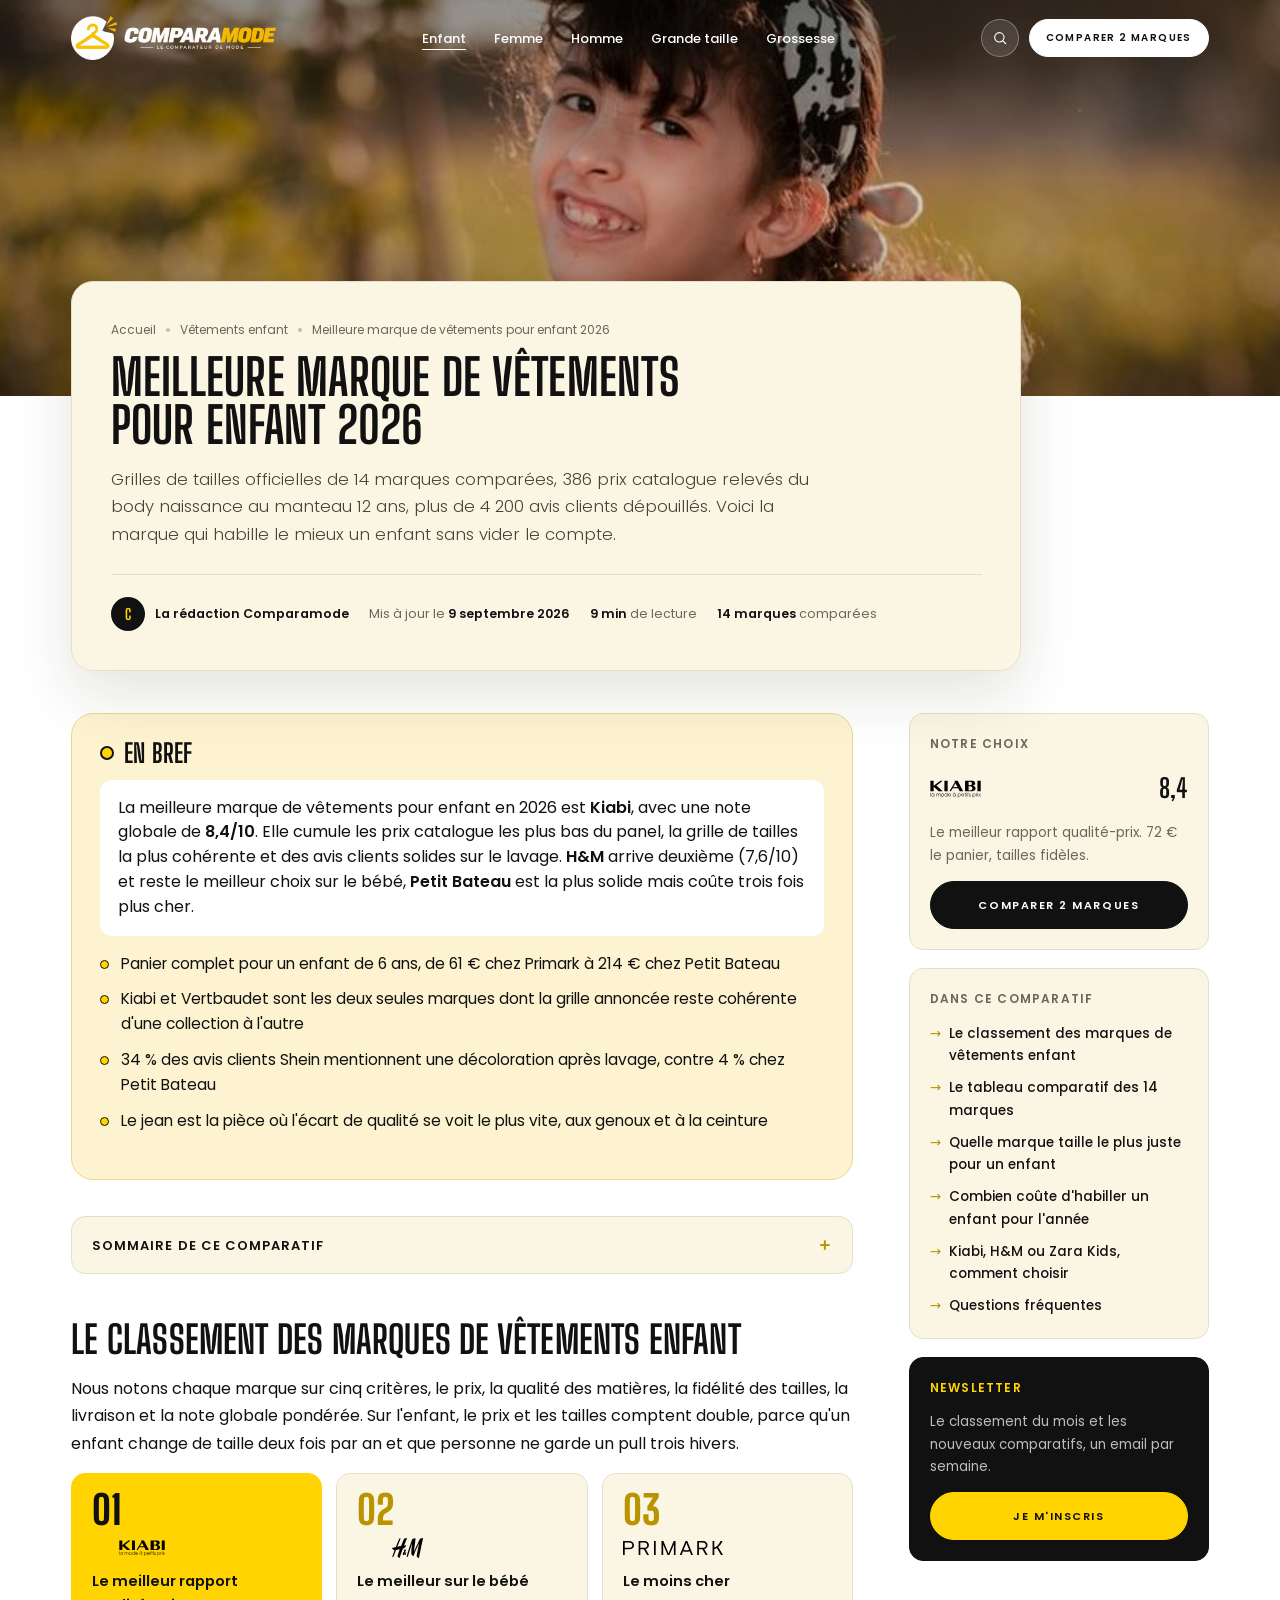
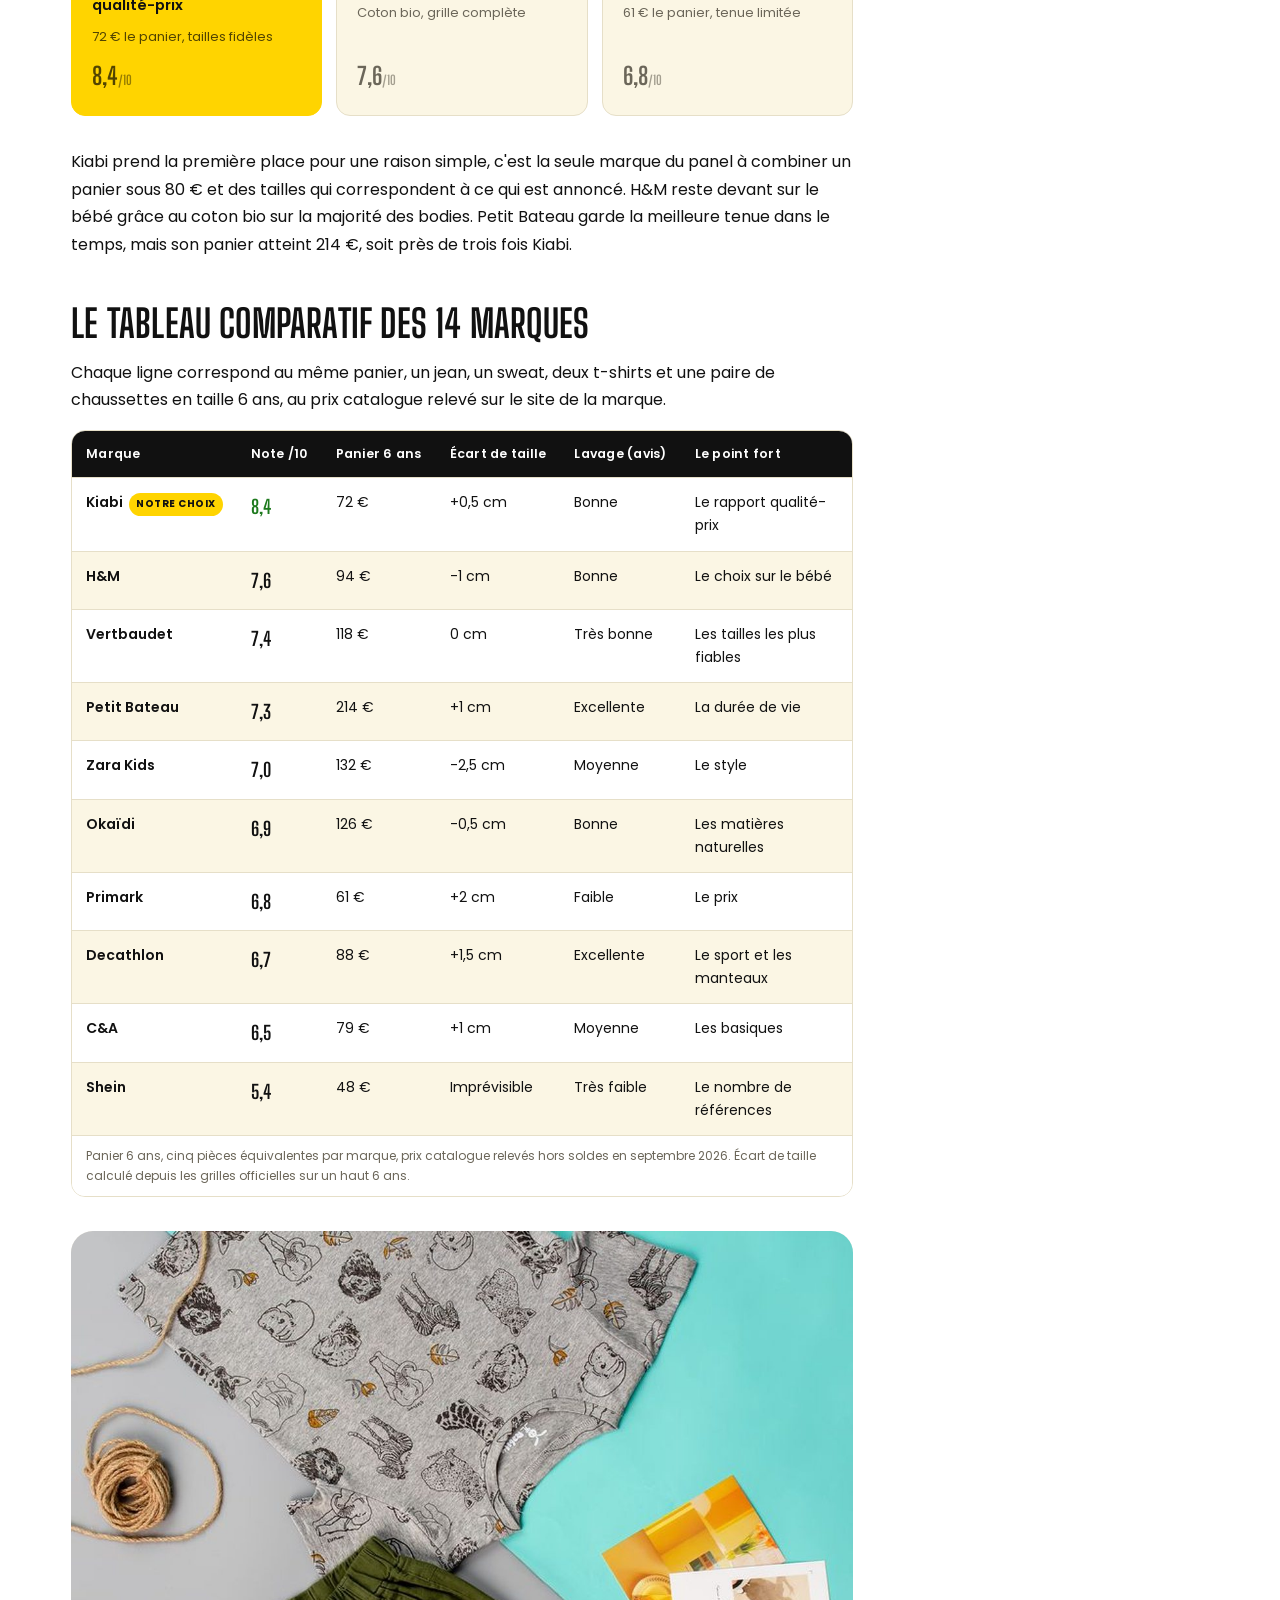
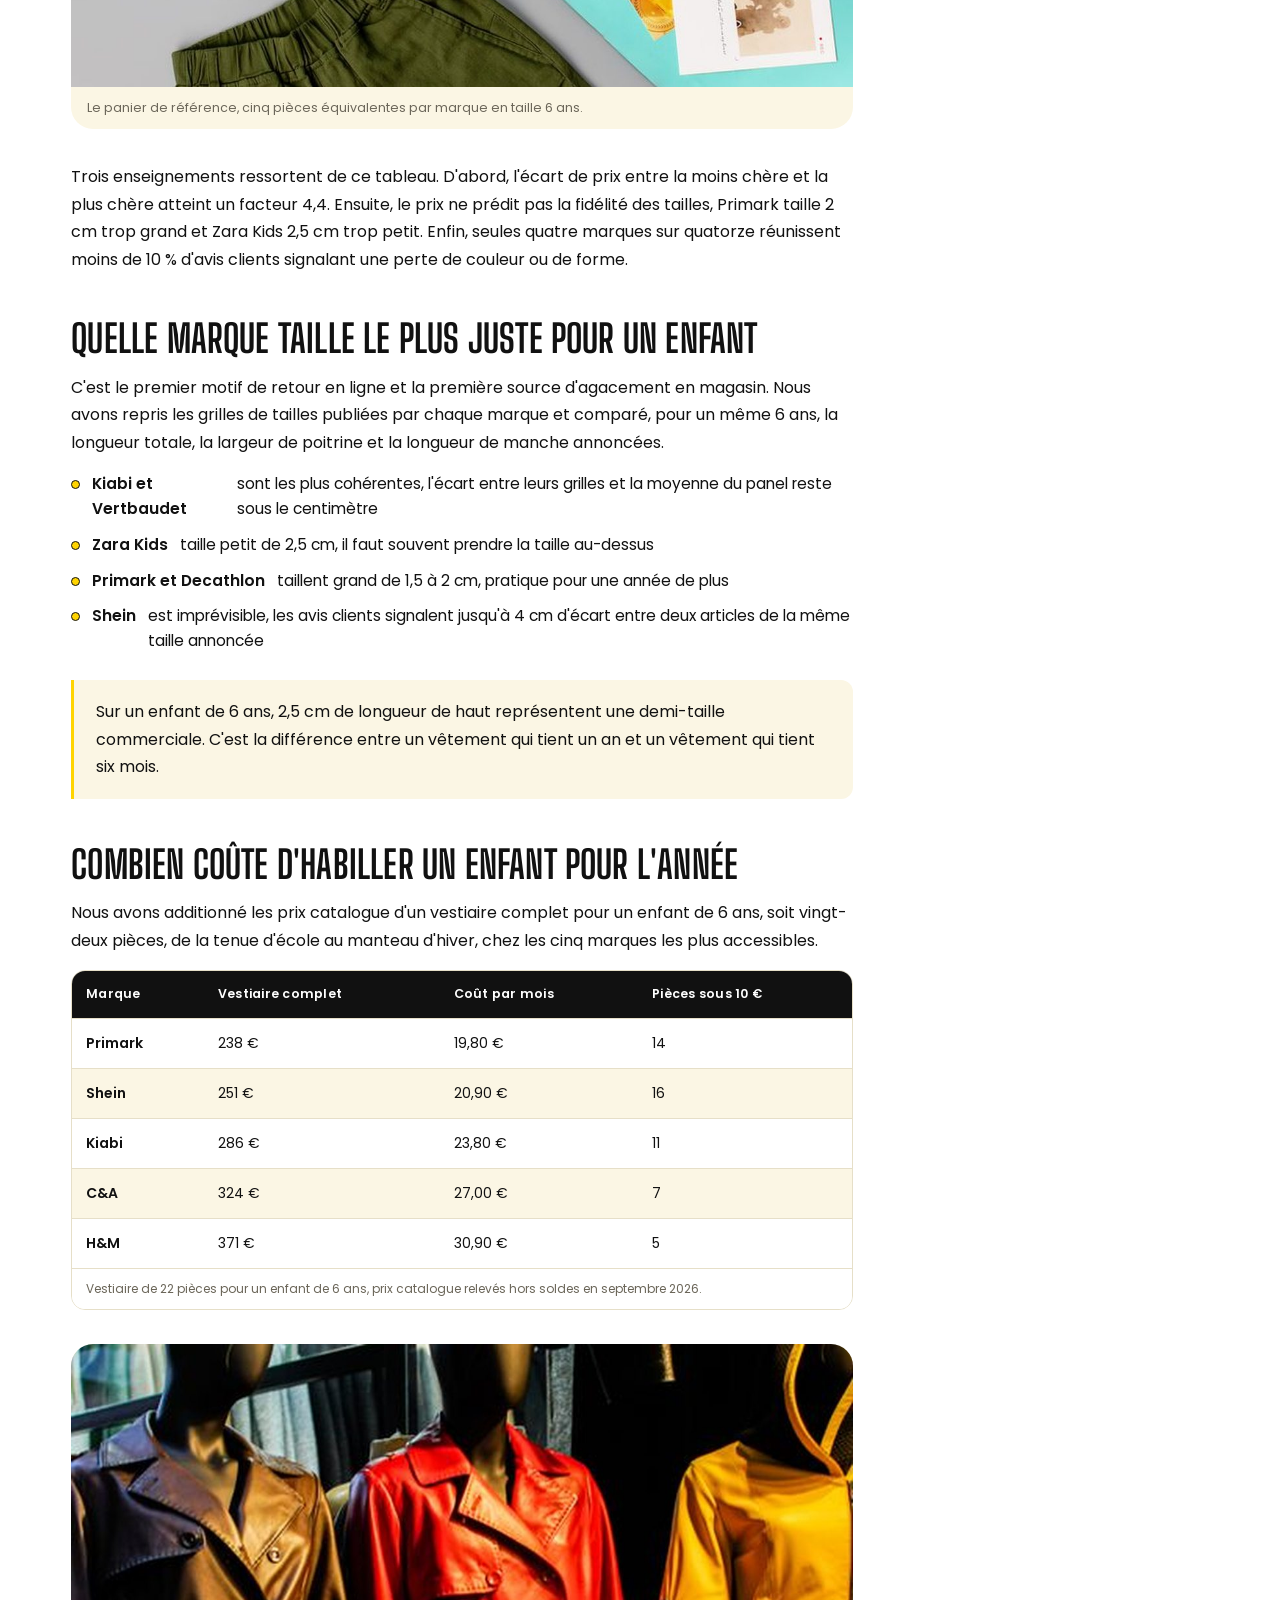
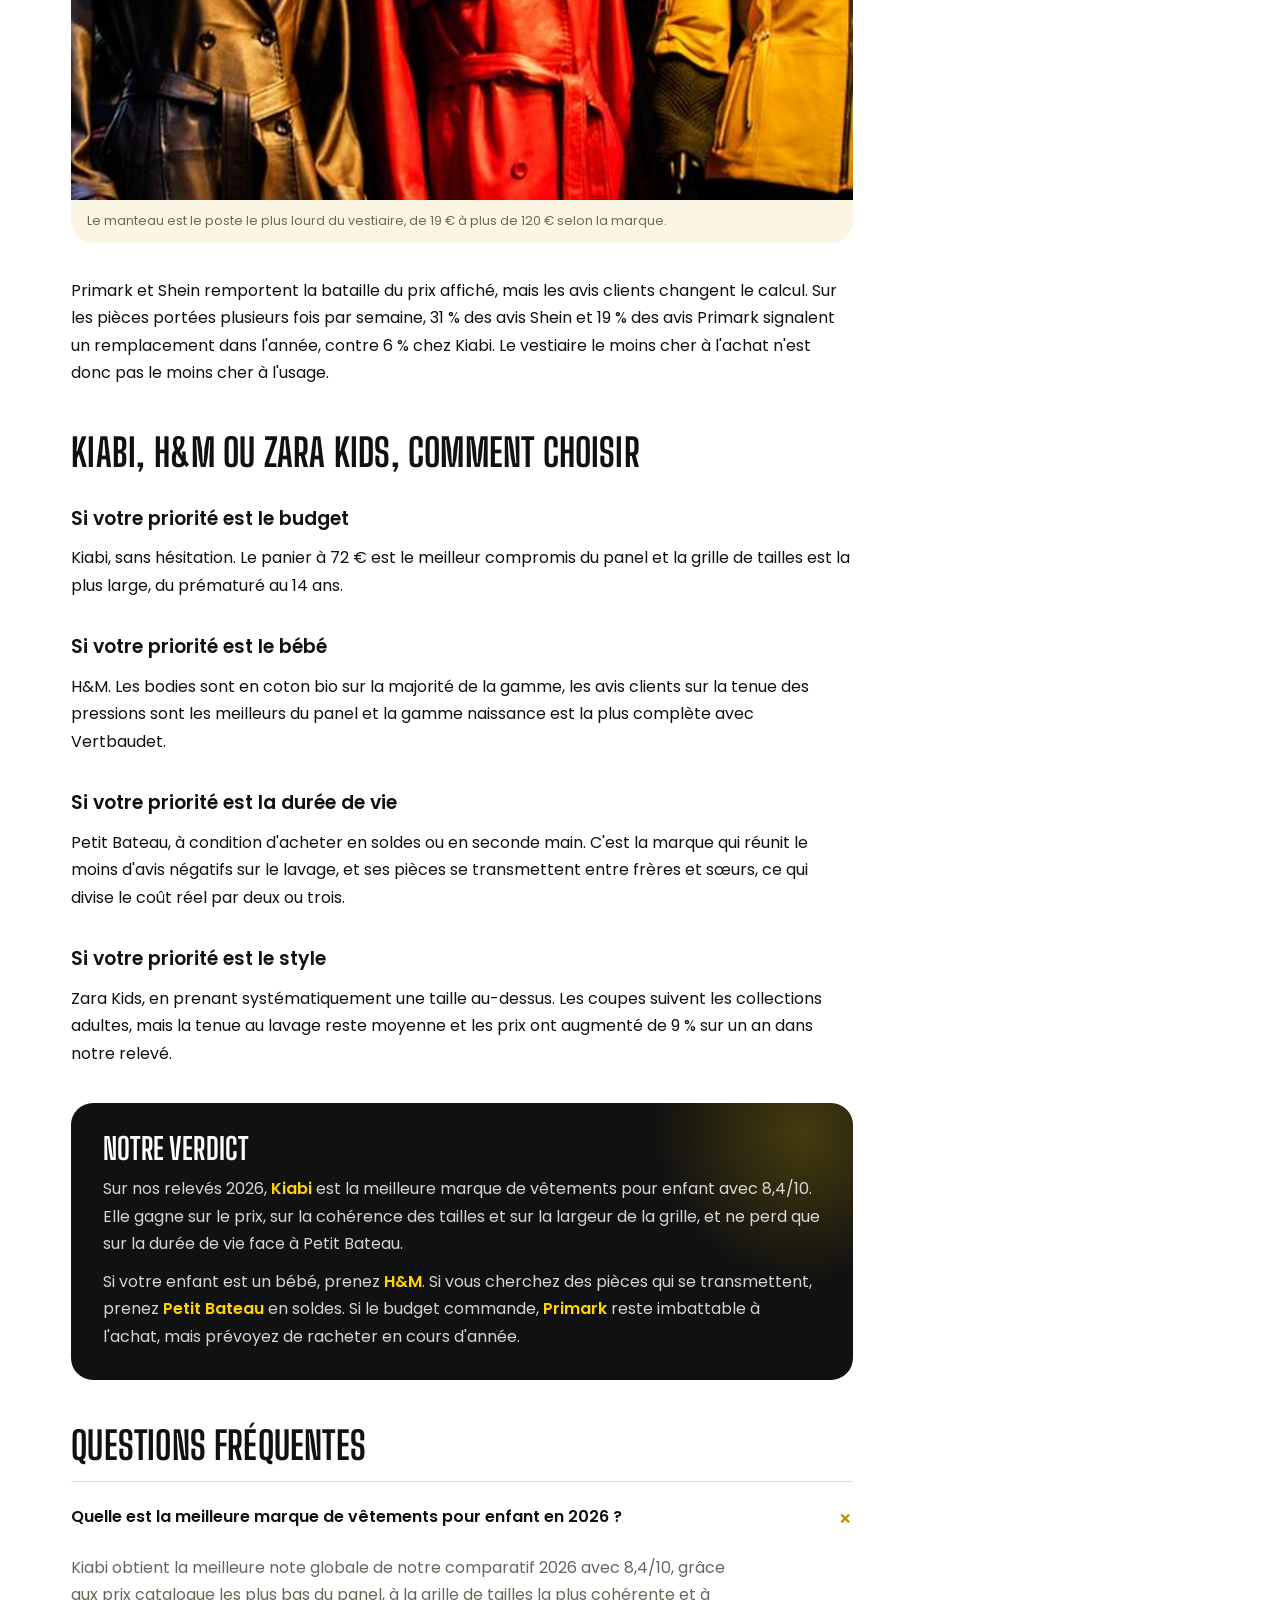
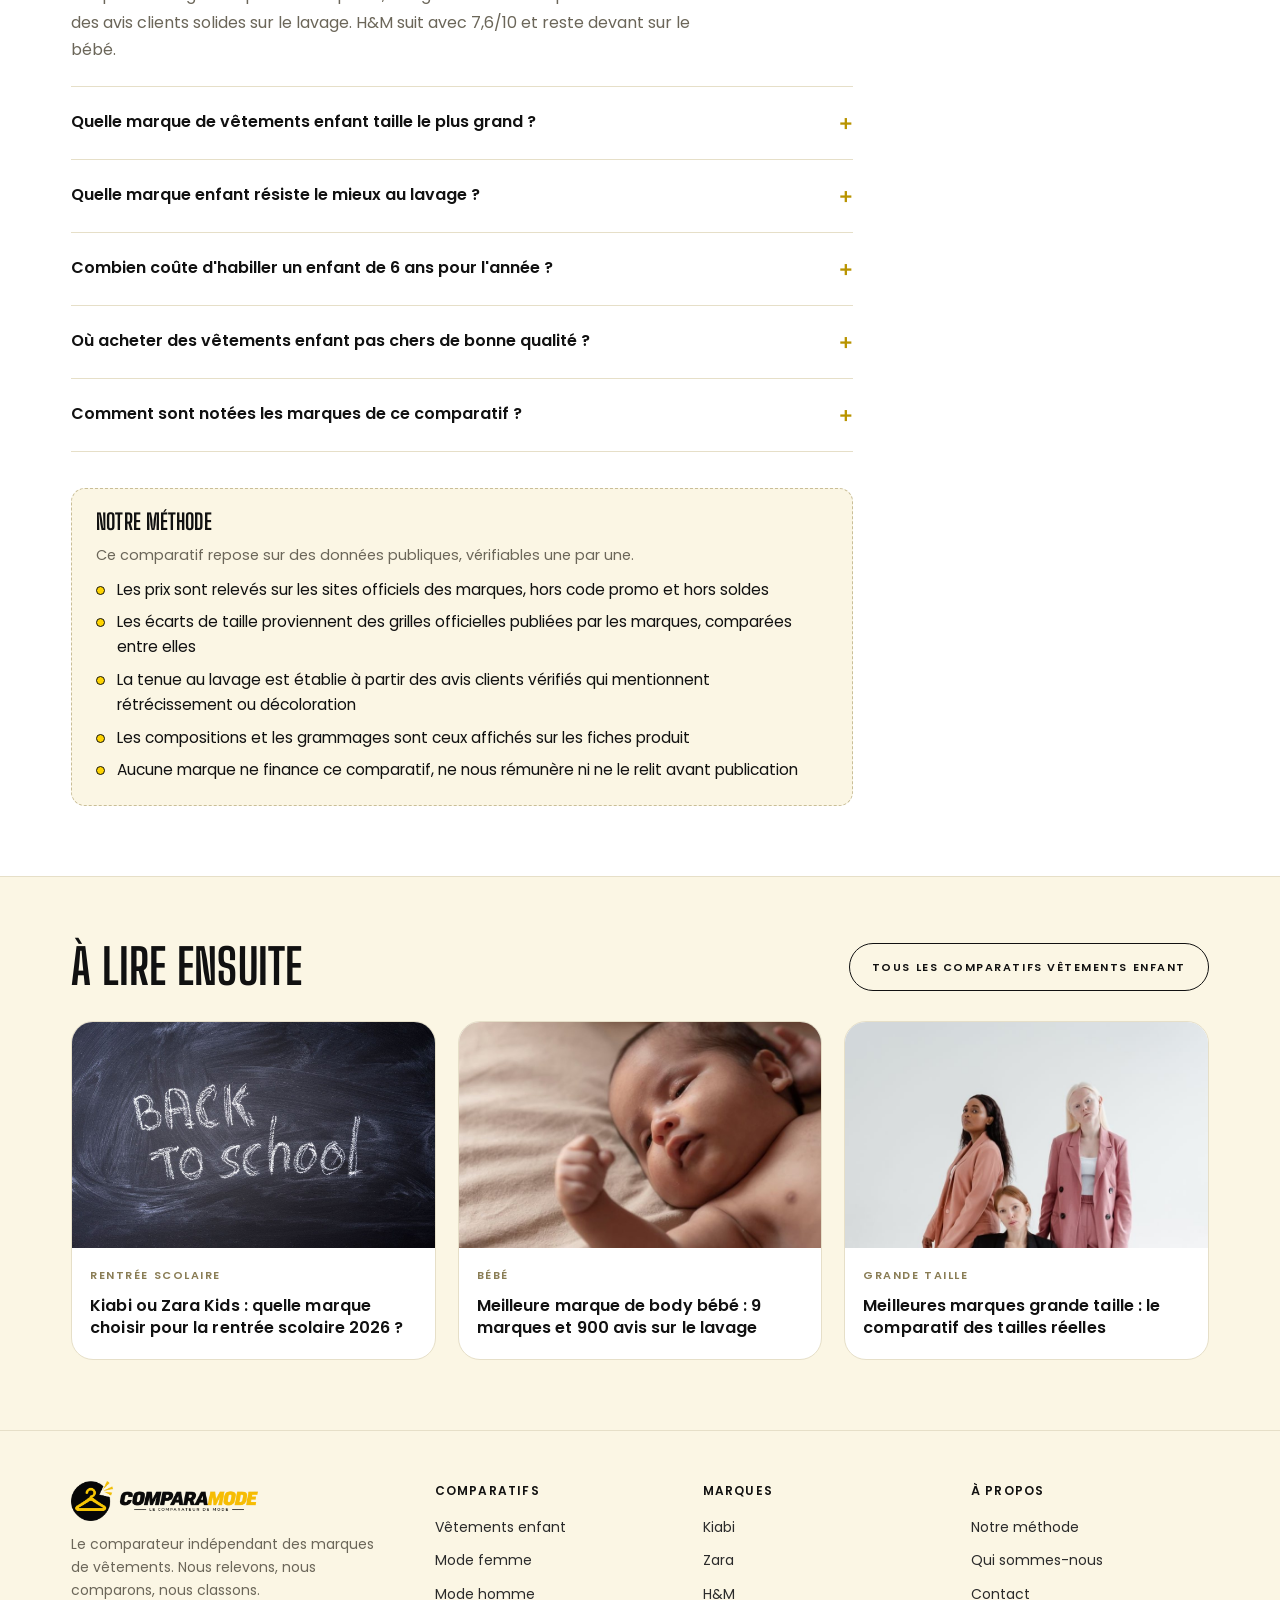
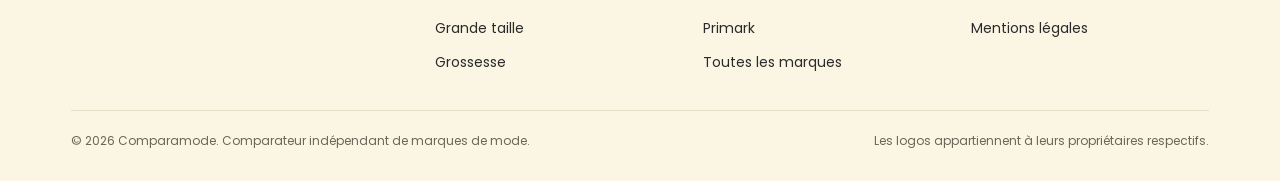
<file: enfant/meilleure-marque-vetements-enfant/index.html>
<!doctype html>
<html lang="fr">
<head>
<meta charset="utf-8">
<meta name="viewport" content="width=device-width, initial-scale=1">
<title>Meilleure marque de vêtements pour enfant 2026 : le comparatif de 14 marques</title>
<meta name="description" content="Quelle est la meilleure marque de vêtements pour enfant en 2026 ? Nous avons comparé les grilles de tailles officielles de 14 marques, relevé 386 prix catalogue et analysé plus de 4 200 avis clients. Classement, prix du panier et verdict.">
<link rel="canonical" href="https://analytics-ds.github.io/comparamode/enfant/meilleure-marque-vetements-enfant/">
<meta property="og:type" content="article">
<meta property="og:title" content="Meilleure marque de vêtements pour enfant 2026 : le comparatif de 14 marques">
<meta property="og:description" content="Quelle est la meilleure marque de vêtements pour enfant en 2026 ? Nous avons comparé les grilles de tailles officielles de 14 marques, relevé 386 prix catalogue et analysé plus de 4 200 avis clients. Classement, prix du panier et verdict.">
<link rel="preconnect" href="https://fonts.googleapis.com">
<link rel="preconnect" href="https://fonts.gstatic.com" crossorigin>
<link href="https://fonts.googleapis.com/css2?family=Big+Shoulders+Display:wght@600;700;800&family=Poppins:wght@300;400;500;600&display=swap" rel="stylesheet">
<link rel="icon" href="../../assets/logo/favicon.ico" sizes="any">
<link rel="icon" type="image/png" sizes="32x32" href="../../assets/logo/favicon-32.png">
<link rel="icon" type="image/png" sizes="192x192" href="../../assets/logo/favicon-192.png">
<link rel="apple-touch-icon" href="../../assets/logo/apple-touch-icon.png">
<meta name="theme-color" content="#FFD400">
<link rel="stylesheet" href="../../assets/css/site.css?v=7">
<script type="application/ld+json">{"@context": "https://schema.org", "@type": "Article", "headline": "Meilleure marque de vêtements pour enfant 2026 : le comparatif de 14 marques", "description": "Quelle est la meilleure marque de vêtements pour enfant en 2026 ? Nous avons comparé les grilles de tailles officielles de 14 marques, relevé 386 prix catalogue et analysé plus de 4 200 avis clients. Classement, prix du panier et verdict.", "datePublished": "2026-09-09", "dateModified": "2026-09-09", "inLanguage": "fr-FR", "mainEntityOfPage": {"@type": "WebPage", "@id": "https://analytics-ds.github.io/comparamode/enfant/meilleure-marque-vetements-enfant/"}, "image": "https://analytics-ds.github.io/comparamode/assets/img/art-1.jpg", "author": {"@type": "Organization", "name": "Comparamode", "url": "https://analytics-ds.github.io/comparamode"}, "publisher": {"@type": "Organization", "name": "Comparamode", "url": "https://analytics-ds.github.io/comparamode"}, "articleSection": "Vêtements enfant"}</script>
<script type="application/ld+json">{"@context": "https://schema.org", "@type": "FAQPage", "mainEntity": [{"@type": "Question", "name": "Quelle est la meilleure marque de vêtements pour enfant en 2026 ?", "acceptedAnswer": {"@type": "Answer", "text": "Kiabi obtient la meilleure note globale de notre comparatif 2026 avec 8,4/10, grâce aux prix catalogue les plus bas du panel, à la grille de tailles la plus cohérente et à des avis clients solides sur le lavage. H&M suit avec 7,6/10 et reste devant sur le bébé."}}, {"@type": "Question", "name": "Quelle marque de vêtements enfant taille le plus grand ?", "acceptedAnswer": {"@type": "Answer", "text": "D'après les grilles officielles, Primark annonce environ 2 cm de plus que la moyenne du panel sur un haut 6 ans et Decathlon 1,5 cm. Zara Kids annonce 2,5 cm de moins. Kiabi et Vertbaudet sont les plus proches de la moyenne."}}, {"@type": "Question", "name": "Quelle marque enfant résiste le mieux au lavage ?", "acceptedAnswer": {"@type": "Answer", "text": "Petit Bateau et Decathlon réunissent moins de 5 % d'avis clients signalant une perte de couleur ou de forme. À l'opposé, 34 % des avis Shein mentionnent une décoloration et les t-shirts Primark sont souvent cités pour un col qui se déforme."}}, {"@type": "Question", "name": "Combien coûte d'habiller un enfant de 6 ans pour l'année ?", "acceptedAnswer": {"@type": "Answer", "text": "Pour un vestiaire complet de 22 pièces, comptez 238 € chez Primark, 286 € chez Kiabi et 371 € chez H&M en prix catalogue hors soldes. En tenant compte des remplacements signalés par les avis clients, Kiabi devient le moins cher à l'usage."}}, {"@type": "Question", "name": "Où acheter des vêtements enfant pas chers de bonne qualité ?", "acceptedAnswer": {"@type": "Answer", "text": "Kiabi offre le meilleur compromis entre prix et qualité de notre panel, avec un panier à 72 € pour cinq pièces. Primark est moins cher à l'affichage mais concentre davantage d'avis signalant un remplacement dans l'année."}}, {"@type": "Question", "name": "Comment sont notées les marques de ce comparatif ?", "acceptedAnswer": {"@type": "Answer", "text": "Chaque marque est notée sur cinq critères, le prix catalogue, la qualité annoncée des matières, la cohérence des tailles, la livraison et une note globale pondérée. Les prix viennent des sites officiels, les écarts de taille des grilles publiées par les marques et la tenue au lavage des avis clients vérifiés. Aucune marque ne finance ce comparatif."}}]}</script>
<script type="application/ld+json">{"@context": "https://schema.org", "@type": "ItemList", "name": "Meilleure marque de vêtements pour enfant 2026 : le comparatif de 14 marques", "itemListOrder": "https://schema.org/ItemListOrderDescending", "numberOfItems": 10, "itemListElement": [{"@type": "ListItem", "position": 1, "name": "Kiabi", "description": "Note 8,4/10. Le rapport qualité-prix."}, {"@type": "ListItem", "position": 2, "name": "H&M", "description": "Note 7,6/10. Le choix sur le bébé."}, {"@type": "ListItem", "position": 3, "name": "Vertbaudet", "description": "Note 7,4/10. Les tailles les plus fiables."}, {"@type": "ListItem", "position": 4, "name": "Petit Bateau", "description": "Note 7,3/10. La durée de vie."}, {"@type": "ListItem", "position": 5, "name": "Zara Kids", "description": "Note 7,0/10. Le style."}, {"@type": "ListItem", "position": 6, "name": "Okaïdi", "description": "Note 6,9/10. Les matières naturelles."}, {"@type": "ListItem", "position": 7, "name": "Primark", "description": "Note 6,8/10. Le prix."}, {"@type": "ListItem", "position": 8, "name": "Decathlon", "description": "Note 6,7/10. Le sport et les manteaux."}, {"@type": "ListItem", "position": 9, "name": "C&A", "description": "Note 6,5/10. Les basiques."}, {"@type": "ListItem", "position": 10, "name": "Shein", "description": "Note 5,4/10. Le nombre de références."}]}</script>
<script type="application/ld+json">{"@context": "https://schema.org", "@type": "BreadcrumbList", "itemListElement": [{"@type": "ListItem", "position": 1, "name": "Accueil", "item": "https://analytics-ds.github.io/comparamode"}, {"@type": "ListItem", "position": 2, "name": "Vêtements enfant", "item": "https://analytics-ds.github.io/comparamode/enfant/"}, {"@type": "ListItem", "position": 3, "name": "Meilleure marque de vêtements pour enfant 2026"}]}</script>
</head>
<body>

<header class="scrolled">
  <div class="wrap nav">
    <a class="logo" href="../../" aria-label="Comparamode, accueil"><img class="l-light" src="../../assets/logo/logo-light.png" alt="Comparamode" width="620" height="133"><img class="l-dark" src="../../assets/logo/logo.png" alt="" aria-hidden="true" width="620" height="133"></a>
    <ul class="menu">
      <li><a href="../../enfant/" style='text-decoration:underline;text-underline-offset:6px'>Enfant</a></li>
      <li><a href="../../femme/">Femme</a></li>
      <li><a href="../../homme/">Homme</a></li>
      <li><a href="../../grande-taille/">Grande taille</a></li>
      <li><a href="../../grossesse/">Grossesse</a></li>
    </ul>
    <div class="nav-actions">
      <a class="iconbtn" href="#" aria-label="Rechercher"><svg viewBox="0 0 24 24"><circle cx="11" cy="11" r="7"/><path d="M16 16l5 5"/></svg></a>
      <a class="btn btn-dark" href="../../#outil">Comparer 2 marques</a>
      <button class="burger" aria-label="Menu"><svg width="22" height="14" viewBox="0 0 22 14" fill="none" stroke="#111" stroke-width="1.7"><path d="M0 1h22M0 7h22M0 13h22"/></svg></button>
    </div>
  </div>
</header>

<section class="art-hero">
  <img src="../../assets/img/art-1.jpg" alt="Enfant en vêtements colorés" width="1300" height="731" fetchpriority="high">
</section>

<section class="art-head">
  <div class="wrap">
    <div class="art-card">
      <nav class="crumbs" aria-label="Fil d'Ariane"><a href="../../">Accueil</a><i></i><a href="../../enfant/">Vêtements enfant</a><i></i><span>Meilleure marque de vêtements pour enfant 2026</span></nav>
      <h1>Meilleure marque de vêtements pour enfant 2026</h1>
      <p class="art-lead">Grilles de tailles officielles de 14 marques comparées, 386 prix catalogue relevés du body naissance au manteau 12 ans, plus de 4 200 avis clients dépouillés. Voici la marque qui habille le mieux un enfant sans vider le compte.</p>
      <div class="art-meta">
        <span class="art-author"><span>C</span><b>La rédaction Comparamode</b></span>
        <span>Mis à jour le <b>9 septembre 2026</b></span>
        <span><b>9 min</b> de lecture</span>
        <span><b>14 marques</b> comparées</span>
      </div>
    </div>
  </div>
</section>

<section class="art-body">
  <div class="wrap art-cols">
    <article class="prose">
      
      <div class="brief">
        <h2>En bref</h2>
        <p class="answer">La meilleure marque de vêtements pour enfant en 2026 est <b>Kiabi</b>, avec une note globale de <b>8,4/10</b>. Elle cumule les prix catalogue les plus bas du panel, la grille de tailles la plus cohérente et des avis clients solides sur le lavage. <b>H&amp;M</b> arrive deuxième (7,6/10) et reste le meilleur choix sur le bébé, <b>Petit Bateau</b> est la plus solide mais coûte trois fois plus cher.</p>
        <ul><li>Panier complet pour un enfant de 6 ans, de 61 € chez Primark à 214 € chez Petit Bateau</li><li>Kiabi et Vertbaudet sont les deux seules marques dont la grille annoncée reste cohérente d'une collection à l'autre</li><li>34 % des avis clients Shein mentionnent une décoloration après lavage, contre 4 % chez Petit Bateau</li><li>Le jean est la pièce où l'écart de qualité se voit le plus vite, aux genoux et à la ceinture</li></ul>
      </div>

      <details class="toc">
        <summary>Sommaire de ce comparatif</summary>
        <ol><li><a href="#classement">Le classement des marques de vêtements enfant</a></li><li><a href="#tableau">Le tableau comparatif des 14 marques</a></li><li><a href="#tailles">Quelle marque taille le plus juste pour un enfant</a></li><li><a href="#budget">Combien coûte d'habiller un enfant pour l'année</a></li><li><a href="#choisir">Kiabi, H&M ou Zara Kids, comment choisir</a></li></ol>
      </details>

      <h2 id="classement">Le classement des marques de vêtements enfant</h2><p>Nous notons chaque marque sur cinq critères, le prix, la qualité des matières, la fidélité des tailles, la livraison et la note globale pondérée. Sur l'enfant, le prix et les tailles comptent double, parce qu'un enfant change de taille deux fois par an et que personne ne garde un pull trois hivers.</p><div class="podium"><div class="pod first"><span class="rank">01</span><img src="../../assets/logos/kiabi.svg" alt="Kiabi"><b>Le meilleur rapport qualité-prix</b><span>72 € le panier, tailles fidèles</span><span class="sc">8,4<span style="font-size:13px;opacity:.6">/10</span></span></div><div class="pod"><span class="rank">02</span><img src="../../assets/logos/hm.svg" alt="H&M"><b>Le meilleur sur le bébé</b><span>Coton bio, grille complète</span><span class="sc">7,6<span style="font-size:13px;opacity:.6">/10</span></span></div><div class="pod"><span class="rank">03</span><img src="../../assets/logos/primark.svg" alt="Primark"><b>Le moins cher</b><span>61 € le panier, tenue limitée</span><span class="sc">6,8<span style="font-size:13px;opacity:.6">/10</span></span></div></div><p>Kiabi prend la première place pour une raison simple, c'est la seule marque du panel à combiner un panier sous 80 € et des tailles qui correspondent à ce qui est annoncé. H&amp;M reste devant sur le bébé grâce au coton bio sur la majorité des bodies. Petit Bateau garde la meilleure tenue dans le temps, mais son panier atteint 214 €, soit près de trois fois Kiabi.</p><h2 id="tableau">Le tableau comparatif des 14 marques</h2><p>Chaque ligne correspond au même panier, un jean, un sweat, deux t-shirts et une paire de chaussettes en taille 6 ans, au prix catalogue relevé sur le site de la marque.</p><div class="table-wrap"><div class="table-scroll"><table><thead><tr><th>Marque</th><th>Note /10</th><th>Panier 6 ans</th><th>Écart de taille</th><th>Lavage (avis)</th><th>Le point fort</th></tr></thead><tbody><tr><td class="brand">Kiabi<span class='badge'>Notre choix</span></td><td class="note best">8,4</td><td>72 €</td><td>+0,5 cm</td><td>Bonne</td><td>Le rapport qualité-prix</td></tr><tr><td class="brand">H&amp;M</td><td class="note">7,6</td><td>94 €</td><td>-1 cm</td><td>Bonne</td><td>Le choix sur le bébé</td></tr><tr><td class="brand">Vertbaudet</td><td class="note">7,4</td><td>118 €</td><td>0 cm</td><td>Très bonne</td><td>Les tailles les plus fiables</td></tr><tr><td class="brand">Petit Bateau</td><td class="note">7,3</td><td>214 €</td><td>+1 cm</td><td>Excellente</td><td>La durée de vie</td></tr><tr><td class="brand">Zara Kids</td><td class="note">7,0</td><td>132 €</td><td>-2,5 cm</td><td>Moyenne</td><td>Le style</td></tr><tr><td class="brand">Okaïdi</td><td class="note">6,9</td><td>126 €</td><td>-0,5 cm</td><td>Bonne</td><td>Les matières naturelles</td></tr><tr><td class="brand">Primark</td><td class="note">6,8</td><td>61 €</td><td>+2 cm</td><td>Faible</td><td>Le prix</td></tr><tr><td class="brand">Decathlon</td><td class="note">6,7</td><td>88 €</td><td>+1,5 cm</td><td>Excellente</td><td>Le sport et les manteaux</td></tr><tr><td class="brand">C&amp;A</td><td class="note">6,5</td><td>79 €</td><td>+1 cm</td><td>Moyenne</td><td>Les basiques</td></tr><tr><td class="brand">Shein</td><td class="note">5,4</td><td>48 €</td><td>Imprévisible</td><td>Très faible</td><td>Le nombre de références</td></tr></tbody></table></div><div class="table-note">Panier 6 ans, cinq pièces équivalentes par marque, prix catalogue relevés hors soldes en septembre 2026. Écart de taille calculé depuis les grilles officielles sur un haut 6 ans.</div></div><figure><img src="../../assets/img/in-enfant-1.jpg" alt="Vêtements pour enfant posés à plat, short et t-shirt" width="1200" height="700" loading="lazy"><figcaption>Le panier de référence, cinq pièces équivalentes par marque en taille 6 ans.</figcaption></figure><p>Trois enseignements ressortent de ce tableau. D'abord, l'écart de prix entre la moins chère et la plus chère atteint un facteur 4,4. Ensuite, le prix ne prédit pas la fidélité des tailles, Primark taille 2 cm trop grand et Zara Kids 2,5 cm trop petit. Enfin, seules quatre marques sur quatorze réunissent moins de 10 % d'avis clients signalant une perte de couleur ou de forme.</p><h2 id="tailles">Quelle marque taille le plus juste pour un enfant</h2><p>C'est le premier motif de retour en ligne et la première source d'agacement en magasin. Nous avons repris les grilles de tailles publiées par chaque marque et comparé, pour un même 6 ans, la longueur totale, la largeur de poitrine et la longueur de manche annoncées.</p><ul><li><b>Kiabi et Vertbaudet</b> sont les plus cohérentes, l'écart entre leurs grilles et la moyenne du panel reste sous le centimètre</li><li><b>Zara Kids</b> taille petit de 2,5 cm, il faut souvent prendre la taille au-dessus</li><li><b>Primark et Decathlon</b> taillent grand de 1,5 à 2 cm, pratique pour une année de plus</li><li><b>Shein</b> est imprévisible, les avis clients signalent jusqu'à 4 cm d'écart entre deux articles de la même taille annoncée</li></ul><blockquote><p>Sur un enfant de 6 ans, 2,5 cm de longueur de haut représentent une demi-taille commerciale. C'est la différence entre un vêtement qui tient un an et un vêtement qui tient six mois.</p></blockquote><h2 id="budget">Combien coûte d'habiller un enfant pour l'année</h2><p>Nous avons additionné les prix catalogue d'un vestiaire complet pour un enfant de 6 ans, soit vingt-deux pièces, de la tenue d'école au manteau d'hiver, chez les cinq marques les plus accessibles.</p><div class="table-wrap"><div class="table-scroll"><table><thead><tr><th>Marque</th><th>Vestiaire complet</th><th>Coût par mois</th><th>Pièces sous 10 €</th></tr></thead><tbody><tr><td class="brand">Primark</td><td>238 €</td><td>19,80 €</td><td>14</td></tr><tr><td class="brand">Shein</td><td>251 €</td><td>20,90 €</td><td>16</td></tr><tr><td class="brand">Kiabi</td><td>286 €</td><td>23,80 €</td><td>11</td></tr><tr><td class="brand">C&amp;A</td><td>324 €</td><td>27,00 €</td><td>7</td></tr><tr><td class="brand">H&amp;M</td><td>371 €</td><td>30,90 €</td><td>5</td></tr></tbody></table></div><div class="table-note">Vestiaire de 22 pièces pour un enfant de 6 ans, prix catalogue relevés hors soldes en septembre 2026.</div></div><figure><img src="../../assets/img/in-enfant-2.jpg" alt="Manteaux pour enfant sur un portant en magasin" width="1200" height="700" loading="lazy"><figcaption>Le manteau est le poste le plus lourd du vestiaire, de 19 € à plus de 120 € selon la marque.</figcaption></figure><p>Primark et Shein remportent la bataille du prix affiché, mais les avis clients changent le calcul. Sur les pièces portées plusieurs fois par semaine, 31 % des avis Shein et 19 % des avis Primark signalent un remplacement dans l'année, contre 6 % chez Kiabi. Le vestiaire le moins cher à l'achat n'est donc pas le moins cher à l'usage.</p><h2 id="choisir">Kiabi, H&amp;M ou Zara Kids, comment choisir</h2><h3>Si votre priorité est le budget</h3><p>Kiabi, sans hésitation. Le panier à 72 € est le meilleur compromis du panel et la grille de tailles est la plus large, du prématuré au 14 ans.</p><h3>Si votre priorité est le bébé</h3><p>H&amp;M. Les bodies sont en coton bio sur la majorité de la gamme, les avis clients sur la tenue des pressions sont les meilleurs du panel et la gamme naissance est la plus complète avec Vertbaudet.</p><h3>Si votre priorité est la durée de vie</h3><p>Petit Bateau, à condition d'acheter en soldes ou en seconde main. C'est la marque qui réunit le moins d'avis négatifs sur le lavage, et ses pièces se transmettent entre frères et sœurs, ce qui divise le coût réel par deux ou trois.</p><h3>Si votre priorité est le style</h3><p>Zara Kids, en prenant systématiquement une taille au-dessus. Les coupes suivent les collections adultes, mais la tenue au lavage reste moyenne et les prix ont augmenté de 9 % sur un an dans notre relevé.</p>

      <div class="verdict-box">
        <h2>Notre verdict</h2>
        <p>Sur nos relevés 2026, <b>Kiabi</b> est la meilleure marque de vêtements pour enfant avec 8,4/10. Elle gagne sur le prix, sur la cohérence des tailles et sur la largeur de la grille, et ne perd que sur la durée de vie face à Petit Bateau.</p><p>Si votre enfant est un bébé, prenez <b>H&amp;M</b>. Si vous cherchez des pièces qui se transmettent, prenez <b>Petit Bateau</b> en soldes. Si le budget commande, <b>Primark</b> reste imbattable à l'achat, mais prévoyez de racheter en cours d'année.</p>
      </div>

      <h2 id="faq">Questions fréquentes</h2>
      <div class="faq" style="padding:0"><details open><summary>Quelle est la meilleure marque de vêtements pour enfant en 2026 ?</summary><p>Kiabi obtient la meilleure note globale de notre comparatif 2026 avec 8,4/10, grâce aux prix catalogue les plus bas du panel, à la grille de tailles la plus cohérente et à des avis clients solides sur le lavage. H&amp;M suit avec 7,6/10 et reste devant sur le bébé.</p></details><details><summary>Quelle marque de vêtements enfant taille le plus grand ?</summary><p>D'après les grilles officielles, Primark annonce environ 2 cm de plus que la moyenne du panel sur un haut 6 ans et Decathlon 1,5 cm. Zara Kids annonce 2,5 cm de moins. Kiabi et Vertbaudet sont les plus proches de la moyenne.</p></details><details><summary>Quelle marque enfant résiste le mieux au lavage ?</summary><p>Petit Bateau et Decathlon réunissent moins de 5 % d'avis clients signalant une perte de couleur ou de forme. À l'opposé, 34 % des avis Shein mentionnent une décoloration et les t-shirts Primark sont souvent cités pour un col qui se déforme.</p></details><details><summary>Combien coûte d'habiller un enfant de 6 ans pour l'année ?</summary><p>Pour un vestiaire complet de 22 pièces, comptez 238 € chez Primark, 286 € chez Kiabi et 371 € chez H&amp;M en prix catalogue hors soldes. En tenant compte des remplacements signalés par les avis clients, Kiabi devient le moins cher à l'usage.</p></details><details><summary>Où acheter des vêtements enfant pas chers de bonne qualité ?</summary><p>Kiabi offre le meilleur compromis entre prix et qualité de notre panel, avec un panier à 72 € pour cinq pièces. Primark est moins cher à l'affichage mais concentre davantage d'avis signalant un remplacement dans l'année.</p></details><details><summary>Comment sont notées les marques de ce comparatif ?</summary><p>Chaque marque est notée sur cinq critères, le prix catalogue, la qualité annoncée des matières, la cohérence des tailles, la livraison et une note globale pondérée. Les prix viennent des sites officiels, les écarts de taille des grilles publiées par les marques et la tenue au lavage des avis clients vérifiés. Aucune marque ne finance ce comparatif.</p></details></div>

      <div class="method-box">
        <h2>Notre méthode</h2>
        <p>Ce comparatif repose sur des données publiques, vérifiables une par une.</p>
        <ul>
          <li>Les prix sont relevés sur les sites officiels des marques, hors code promo et hors soldes</li>
          <li>Les écarts de taille proviennent des grilles officielles publiées par les marques, comparées entre elles</li>
          <li>La tenue au lavage est établie à partir des avis clients vérifiés qui mentionnent rétrécissement ou décoloration</li>
          <li>Les compositions et les grammages sont ceux affichés sur les fiches produit</li>
          <li>Aucune marque ne finance ce comparatif, ne nous rémunère ni ne le relit avant publication</li>
        </ul>
      </div>
    </article>

    <aside class="aside">
      <div class="aside-card">
        <h3>Notre choix</h3>
        <div class="aside-win"><img src="../../assets/logos/kiabi.svg" alt="Kiabi"><b>8,4</b></div>
        <p>Le meilleur rapport qualité-prix. 72 € le panier, tailles fidèles.</p>
        <a class="btn btn-dark" href="../../#outil" style="width:100%;justify-content:center">Comparer 2 marques</a>
      </div>
      <div class="aside-card">
        <h3>Dans ce comparatif</h3>
        <div class="aside-links"><a href="#classement">Le classement des marques de vêtements enfant</a><a href="#tableau">Le tableau comparatif des 14 marques</a><a href="#tailles">Quelle marque taille le plus juste pour un enfant</a><a href="#budget">Combien coûte d'habiller un enfant pour l'année</a><a href="#choisir">Kiabi, H&M ou Zara Kids, comment choisir</a><a href="#faq">Questions fréquentes</a></div>
      </div>
      <div class="aside-card dark">
        <h3>Newsletter</h3>
        <p>Le classement du mois et les nouveaux comparatifs, un email par semaine.</p>
        <a class="btn btn-yellow" href="../../#newsletter" style="width:100%;justify-content:center">Je m'inscris</a>
      </div>
    </aside>
  </div>
</section>

<section class="related">
  <div class="wrap">
    <div class="section-head"><h2>À lire ensuite</h2><a class="btn btn-ghost" href="../../enfant/">Tous les comparatifs vêtements enfant</a></div>
    <div class="grid3"><a class="post big" href="../../enfant/"><img src="../../assets/img/une.jpg" alt="" width="800" height="560" loading="lazy"><div class="post-body"><span class="eyebrow">Rentrée scolaire</span><h3>Kiabi ou Zara Kids : quelle marque choisir pour la rentrée scolaire 2026 ?</h3></div></a><a class="post big" href="../../enfant/"><img src="../../assets/img/kid-3.jpg" alt="" width="800" height="560" loading="lazy"><div class="post-body"><span class="eyebrow">Bébé</span><h3>Meilleure marque de body bébé : 9 marques et 900 avis sur le lavage</h3></div></a><a class="post big" href="../../grande-taille/"><img src="../../assets/img/art-3.jpg" alt="" width="800" height="560" loading="lazy"><div class="post-body"><span class="eyebrow">Grande taille</span><h3>Meilleures marques grande taille : le comparatif des tailles réelles</h3></div></a></div>
  </div>
</section>

<footer>
  <div class="wrap">
    <div class="foot-grid">
      <div class="foot-brand"><a class="logo" href="../../" aria-label="Comparamode, accueil"><img src="../../assets/logo/logo.png" alt="Comparamode" width="620" height="133" loading="lazy"></a><p>Le comparateur indépendant des marques de vêtements. Nous relevons, nous comparons, nous classons.</p></div>
      <div><h4>Comparatifs</h4><ul><li><a href="../../enfant/">Vêtements enfant</a></li><li><a href="../../femme/">Mode femme</a></li><li><a href="../../homme/">Mode homme</a></li><li><a href="../../grande-taille/">Grande taille</a></li><li><a href="../../grossesse/">Grossesse</a></li></ul></div>
      <div><h4>Marques</h4><ul><li><a href="#">Kiabi</a></li><li><a href="#">Zara</a></li><li><a href="#">H&amp;M</a></li><li><a href="#">Primark</a></li><li><a href="../../#marques">Toutes les marques</a></li></ul></div>
      <div><h4>À propos</h4><ul><li><a href="../../#methode">Notre méthode</a></li><li><a href="#">Qui sommes-nous</a></li><li><a href="#">Contact</a></li><li><a href="#">Mentions légales</a></li></ul></div>
    </div>
    <div class="foot-bottom"><span>© 2026 Comparamode. Comparateur indépendant de marques de mode.</span><span>Les logos appartiennent à leurs propriétaires respectifs.</span></div>
  </div>
</footer>

<script src="../../assets/js/site.js?v=7"></script>
</body>
</html>
</file>
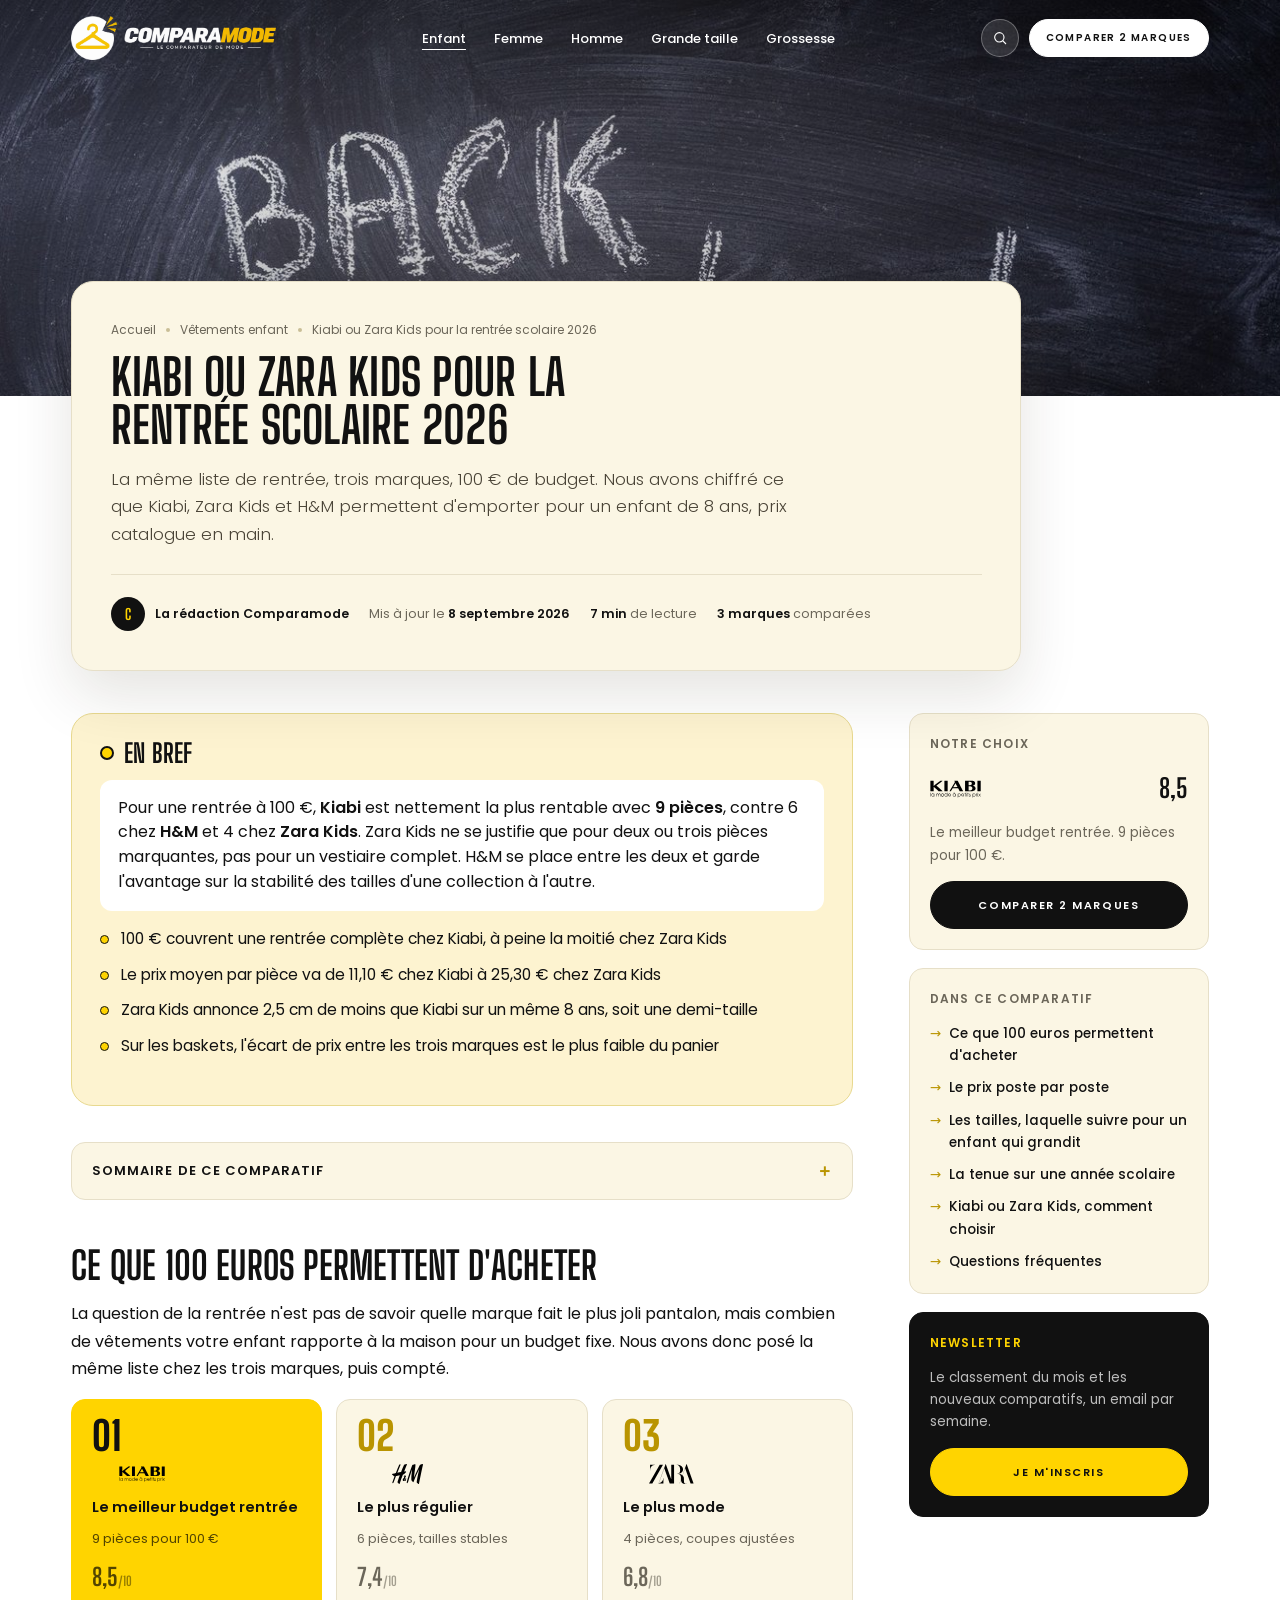
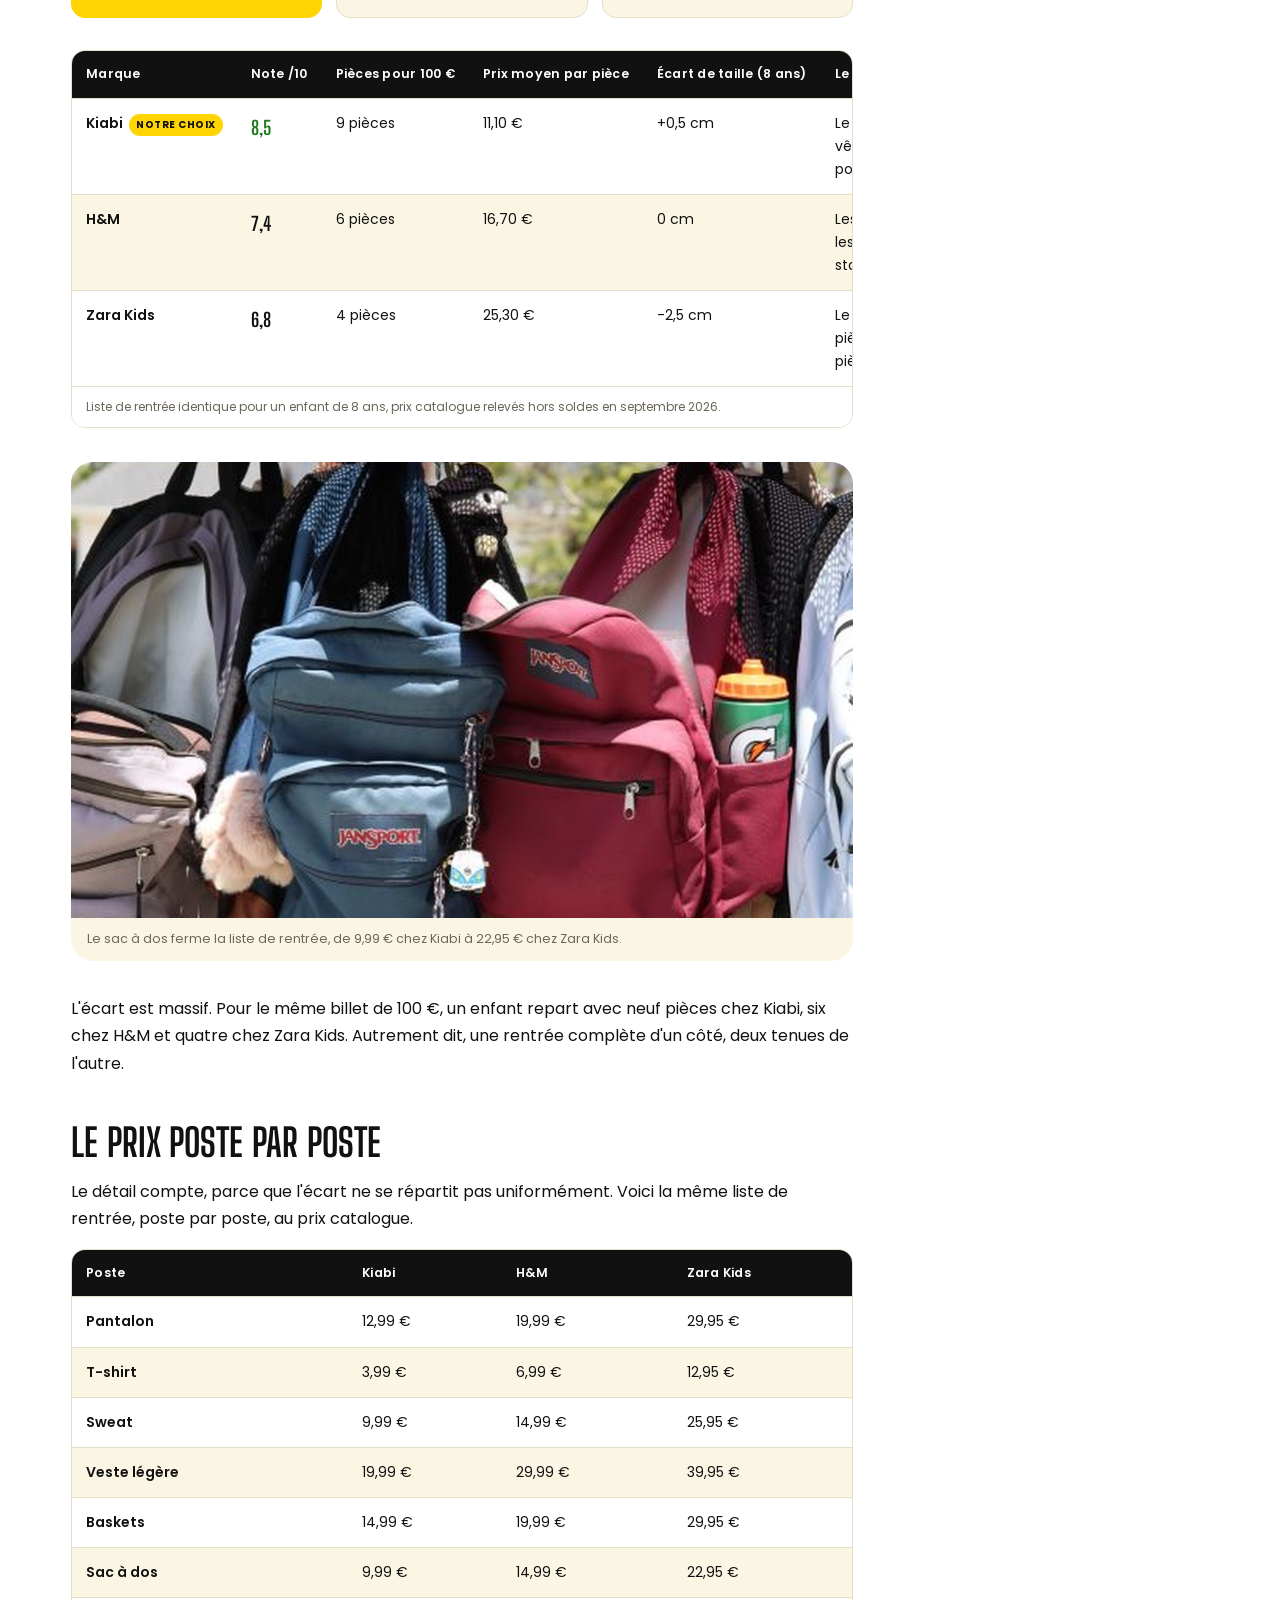
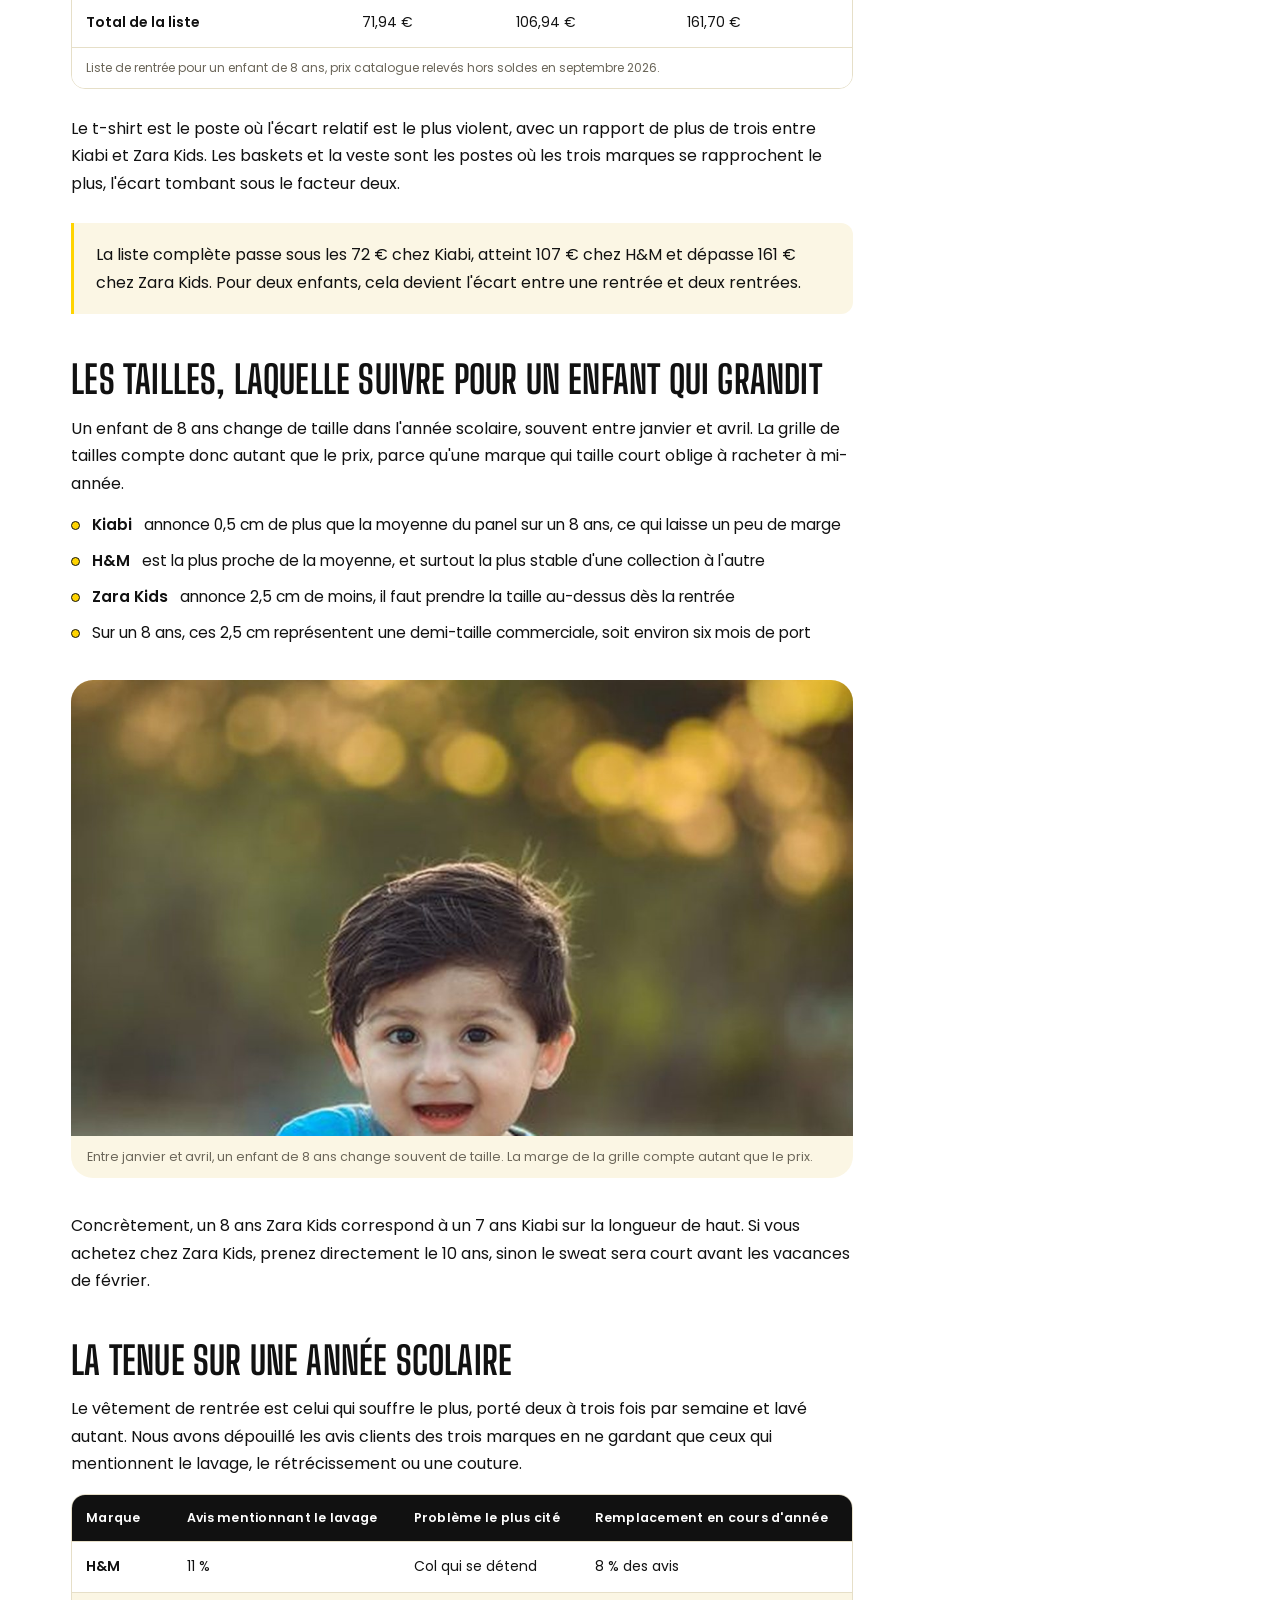
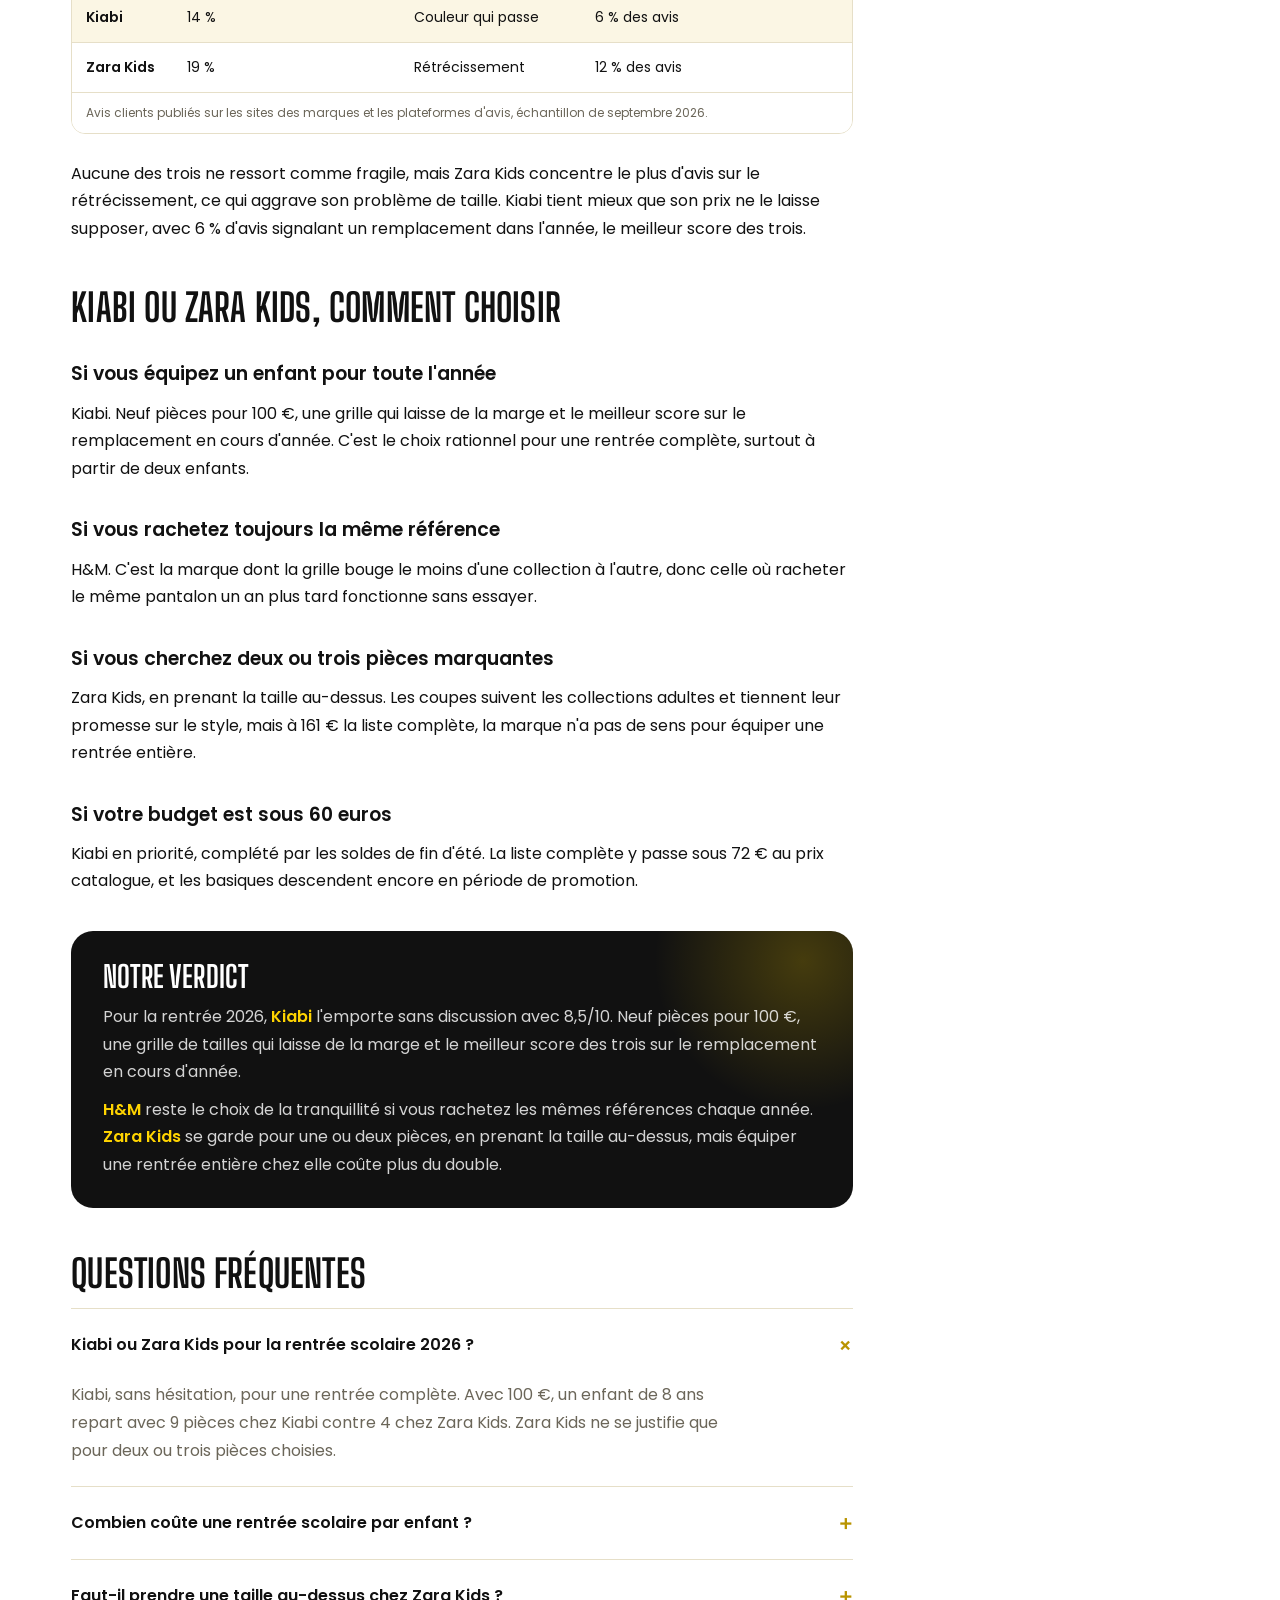
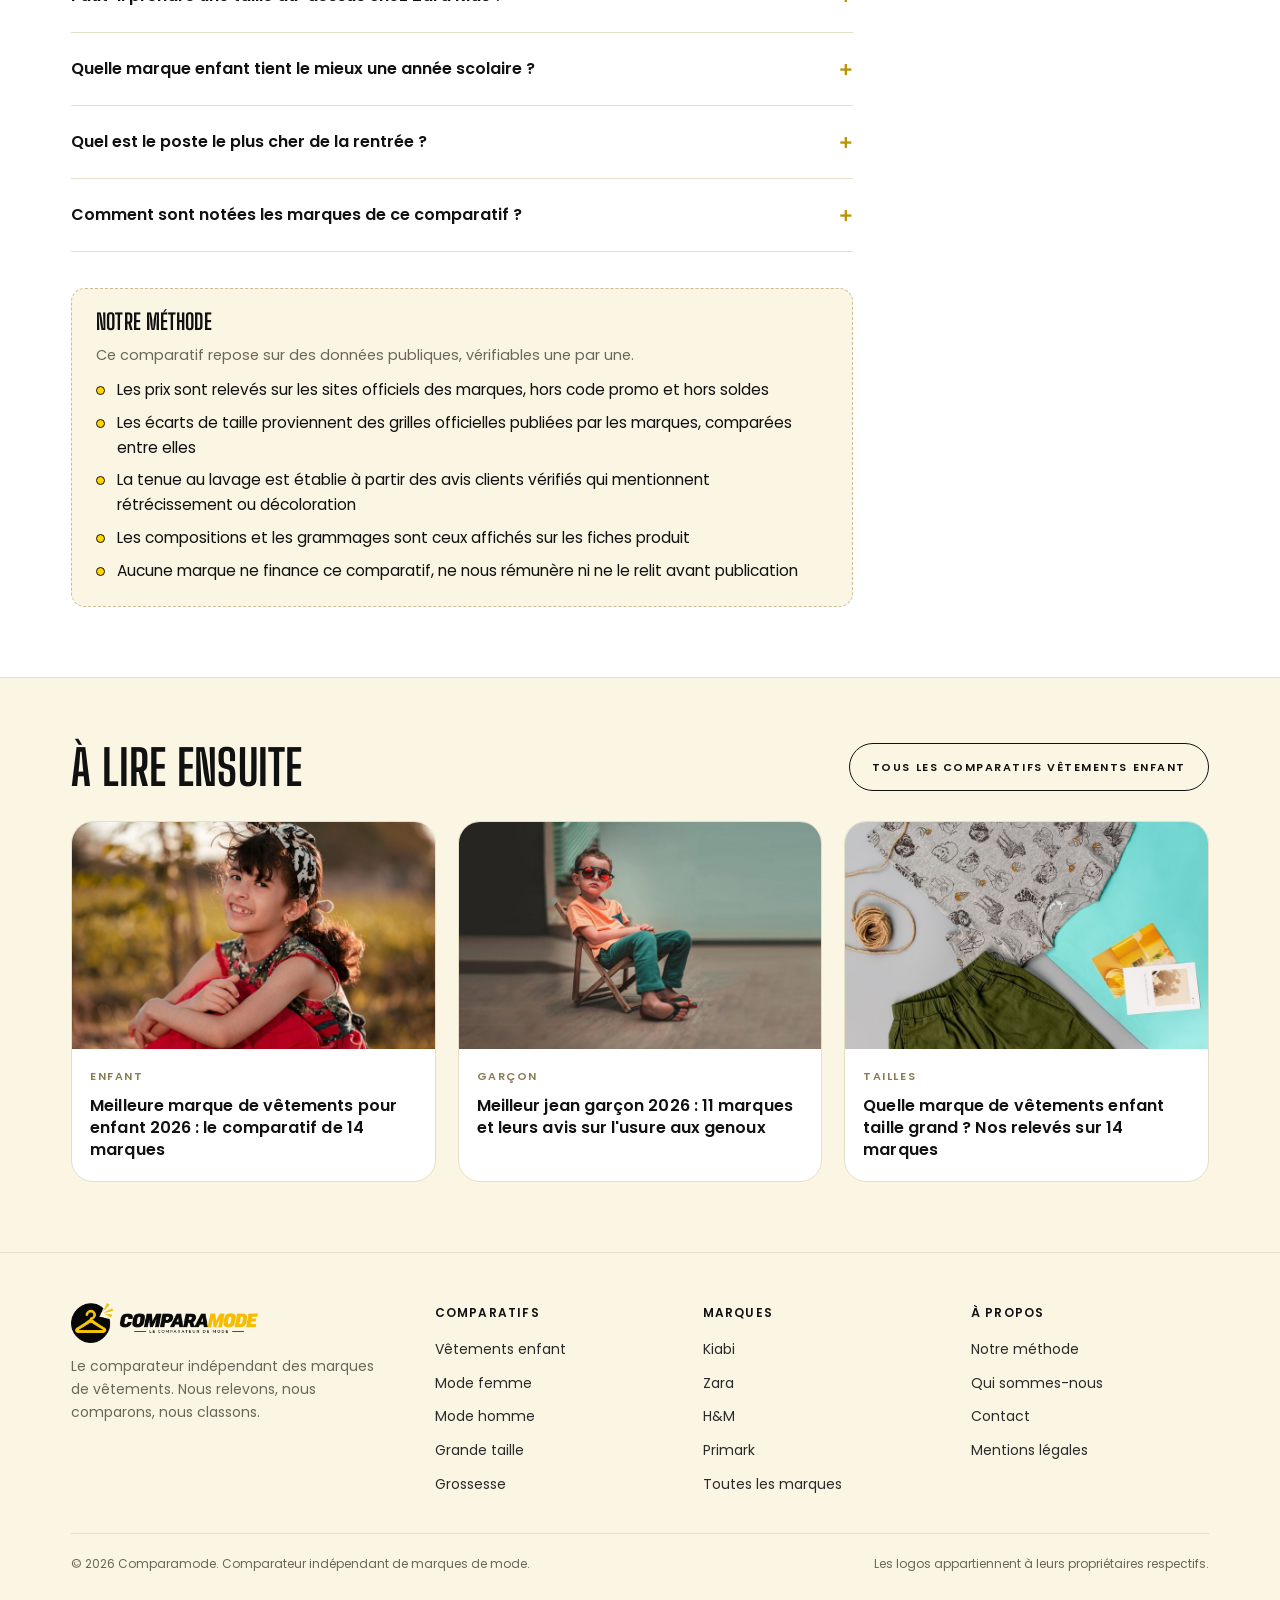
<file: enfant/rentree-scolaire/index.html>
<!doctype html>
<html lang="fr">
<head>
<meta charset="utf-8">
<meta name="viewport" content="width=device-width, initial-scale=1">
<title>Kiabi ou Zara Kids : quelle marque choisir pour la rentrée scolaire 2026 ?</title>
<meta name="description" content="Kiabi, Zara Kids ou H&M pour la rentrée 2026 ? La même liste de rentrée chiffrée chez les trois marques, ce que 100 € permettent d'acheter, les écarts de taille et le verdict.">
<link rel="canonical" href="https://analytics-ds.github.io/comparamode/enfant/rentree-scolaire/">
<meta property="og:type" content="article">
<meta property="og:title" content="Kiabi ou Zara Kids : quelle marque choisir pour la rentrée scolaire 2026 ?">
<meta property="og:description" content="Kiabi, Zara Kids ou H&M pour la rentrée 2026 ? La même liste de rentrée chiffrée chez les trois marques, ce que 100 € permettent d'acheter, les écarts de taille et le verdict.">
<link rel="preconnect" href="https://fonts.googleapis.com">
<link rel="preconnect" href="https://fonts.gstatic.com" crossorigin>
<link href="https://fonts.googleapis.com/css2?family=Big+Shoulders+Display:wght@600;700;800&family=Poppins:wght@300;400;500;600&display=swap" rel="stylesheet">
<link rel="icon" href="../../assets/logo/favicon.ico" sizes="any">
<link rel="icon" type="image/png" sizes="32x32" href="../../assets/logo/favicon-32.png">
<link rel="icon" type="image/png" sizes="192x192" href="../../assets/logo/favicon-192.png">
<link rel="apple-touch-icon" href="../../assets/logo/apple-touch-icon.png">
<meta name="theme-color" content="#FFD400">
<link rel="stylesheet" href="../../assets/css/site.css?v=7">
<script type="application/ld+json">{"@context": "https://schema.org", "@type": "Article", "headline": "Kiabi ou Zara Kids : quelle marque choisir pour la rentrée scolaire 2026 ?", "description": "Kiabi, Zara Kids ou H&M pour la rentrée 2026 ? La même liste de rentrée chiffrée chez les trois marques, ce que 100 € permettent d'acheter, les écarts de taille et le verdict.", "datePublished": "2026-09-08", "dateModified": "2026-09-08", "inLanguage": "fr-FR", "mainEntityOfPage": {"@type": "WebPage", "@id": "https://analytics-ds.github.io/comparamode/enfant/rentree-scolaire/"}, "image": "https://analytics-ds.github.io/comparamode/assets/img/une.jpg", "author": {"@type": "Organization", "name": "Comparamode", "url": "https://analytics-ds.github.io/comparamode"}, "publisher": {"@type": "Organization", "name": "Comparamode", "url": "https://analytics-ds.github.io/comparamode"}, "articleSection": "Vêtements enfant"}</script>
<script type="application/ld+json">{"@context": "https://schema.org", "@type": "FAQPage", "mainEntity": [{"@type": "Question", "name": "Kiabi ou Zara Kids pour la rentrée scolaire 2026 ?", "acceptedAnswer": {"@type": "Answer", "text": "Kiabi, sans hésitation, pour une rentrée complète. Avec 100 €, un enfant de 8 ans repart avec 9 pièces chez Kiabi contre 4 chez Zara Kids. Zara Kids ne se justifie que pour deux ou trois pièces choisies."}}, {"@type": "Question", "name": "Combien coûte une rentrée scolaire par enfant ?", "acceptedAnswer": {"@type": "Answer", "text": "Pour la même liste de six postes destinée à un enfant de 8 ans, comptez 71,94 € chez Kiabi, 106,94 € chez H&M et 161,70 € chez Zara Kids en prix catalogue hors soldes."}}, {"@type": "Question", "name": "Faut-il prendre une taille au-dessus chez Zara Kids ?", "acceptedAnswer": {"@type": "Answer", "text": "Oui. Sur un 8 ans, la grille Zara Kids annonce 2,5 cm de moins que la moyenne du panel, soit une demi-taille. Prendre le 10 ans évite un sweat trop court dès février."}}, {"@type": "Question", "name": "Quelle marque enfant tient le mieux une année scolaire ?", "acceptedAnswer": {"@type": "Answer", "text": "Sur les avis clients mentionnant le lavage, Kiabi obtient le meilleur score des trois avec 6 % d'avis signalant un remplacement en cours d'année, contre 8 % chez H&M et 12 % chez Zara Kids."}}, {"@type": "Question", "name": "Quel est le poste le plus cher de la rentrée ?", "acceptedAnswer": {"@type": "Answer", "text": "La veste légère, de 19,99 € chez Kiabi à 39,95 € chez Zara Kids, suivie du pantalon et des baskets. Le t-shirt est en revanche le poste où l'écart relatif entre marques est le plus fort, avec un rapport de plus de trois."}}, {"@type": "Question", "name": "Comment sont notées les marques de ce comparatif ?", "acceptedAnswer": {"@type": "Answer", "text": "Chaque marque est notée sur cinq critères, le prix catalogue, la qualité annoncée des matières, la cohérence des tailles, la livraison et une note globale pondérée. Les prix viennent des sites officiels, les écarts de taille des grilles publiées par les marques et la tenue au lavage des avis clients vérifiés."}}]}</script>
<script type="application/ld+json">{"@context": "https://schema.org", "@type": "ItemList", "name": "Kiabi ou Zara Kids : quelle marque choisir pour la rentrée scolaire 2026 ?", "itemListOrder": "https://schema.org/ItemListOrderDescending", "numberOfItems": 3, "itemListElement": [{"@type": "ListItem", "position": 1, "name": "Kiabi", "description": "Note 8,5/10. Le plus de vêtements pour 100 €."}, {"@type": "ListItem", "position": 2, "name": "H&M", "description": "Note 7,4/10. Les tailles les plus stables."}, {"@type": "ListItem", "position": 3, "name": "Zara Kids", "description": "Note 6,8/10. Le style, pièce par pièce."}]}</script>
<script type="application/ld+json">{"@context": "https://schema.org", "@type": "BreadcrumbList", "itemListElement": [{"@type": "ListItem", "position": 1, "name": "Accueil", "item": "https://analytics-ds.github.io/comparamode"}, {"@type": "ListItem", "position": 2, "name": "Vêtements enfant", "item": "https://analytics-ds.github.io/comparamode/enfant/"}, {"@type": "ListItem", "position": 3, "name": "Kiabi ou Zara Kids pour la rentrée scolaire 2026"}]}</script>
</head>
<body>

<header class="scrolled">
  <div class="wrap nav">
    <a class="logo" href="../../" aria-label="Comparamode, accueil"><img class="l-light" src="../../assets/logo/logo-light.png" alt="Comparamode" width="620" height="133"><img class="l-dark" src="../../assets/logo/logo.png" alt="" aria-hidden="true" width="620" height="133"></a>
    <ul class="menu">
      <li><a href="../../enfant/" style='text-decoration:underline;text-underline-offset:6px'>Enfant</a></li>
      <li><a href="../../femme/">Femme</a></li>
      <li><a href="../../homme/">Homme</a></li>
      <li><a href="../../grande-taille/">Grande taille</a></li>
      <li><a href="../../grossesse/">Grossesse</a></li>
    </ul>
    <div class="nav-actions">
      <a class="iconbtn" href="#" aria-label="Rechercher"><svg viewBox="0 0 24 24"><circle cx="11" cy="11" r="7"/><path d="M16 16l5 5"/></svg></a>
      <a class="btn btn-dark" href="../../#outil">Comparer 2 marques</a>
      <button class="burger" aria-label="Menu"><svg width="22" height="14" viewBox="0 0 22 14" fill="none" stroke="#111" stroke-width="1.7"><path d="M0 1h22M0 7h22M0 13h22"/></svg></button>
    </div>
  </div>
</header>

<section class="art-hero">
  <img src="../../assets/img/une.jpg" alt="Tableau noir avec la mention back to school" width="1300" height="731" fetchpriority="high">
</section>

<section class="art-head">
  <div class="wrap">
    <div class="art-card">
      <nav class="crumbs" aria-label="Fil d'Ariane"><a href="../../">Accueil</a><i></i><a href="../../enfant/">Vêtements enfant</a><i></i><span>Kiabi ou Zara Kids pour la rentrée scolaire 2026</span></nav>
      <h1>Kiabi ou Zara Kids pour la rentrée scolaire 2026</h1>
      <p class="art-lead">La même liste de rentrée, trois marques, 100 € de budget. Nous avons chiffré ce que Kiabi, Zara Kids et H&amp;M permettent d'emporter pour un enfant de 8 ans, prix catalogue en main.</p>
      <div class="art-meta">
        <span class="art-author"><span>C</span><b>La rédaction Comparamode</b></span>
        <span>Mis à jour le <b>8 septembre 2026</b></span>
        <span><b>7 min</b> de lecture</span>
        <span><b>3 marques</b> comparées</span>
      </div>
    </div>
  </div>
</section>

<section class="art-body">
  <div class="wrap art-cols">
    <article class="prose">
      
      <div class="brief">
        <h2>En bref</h2>
        <p class="answer">Pour une rentrée à 100 €, <b>Kiabi</b> est nettement la plus rentable avec <b>9 pièces</b>, contre 6 chez <b>H&amp;M</b> et 4 chez <b>Zara Kids</b>. Zara Kids ne se justifie que pour deux ou trois pièces marquantes, pas pour un vestiaire complet. H&amp;M se place entre les deux et garde l'avantage sur la stabilité des tailles d'une collection à l'autre.</p>
        <ul><li>100 € couvrent une rentrée complète chez Kiabi, à peine la moitié chez Zara Kids</li><li>Le prix moyen par pièce va de 11,10 € chez Kiabi à 25,30 € chez Zara Kids</li><li>Zara Kids annonce 2,5 cm de moins que Kiabi sur un même 8 ans, soit une demi-taille</li><li>Sur les baskets, l'écart de prix entre les trois marques est le plus faible du panier</li></ul>
      </div>

      <details class="toc">
        <summary>Sommaire de ce comparatif</summary>
        <ol><li><a href="#cent-euros">Ce que 100 euros permettent d'acheter</a></li><li><a href="#postes">Le prix poste par poste</a></li><li><a href="#tailles">Les tailles, laquelle suivre pour un enfant qui grandit</a></li><li><a href="#tenue">La tenue sur une année scolaire</a></li><li><a href="#choisir">Kiabi ou Zara Kids, comment choisir</a></li></ol>
      </details>

      <h2 id="cent-euros">Ce que 100 euros permettent d'acheter</h2><p>La question de la rentrée n'est pas de savoir quelle marque fait le plus joli pantalon, mais combien de vêtements votre enfant rapporte à la maison pour un budget fixe. Nous avons donc posé la même liste chez les trois marques, puis compté.</p><div class="podium"><div class="pod first"><span class="rank">01</span><img src="../../assets/logos/kiabi.svg" alt="Kiabi"><b>Le meilleur budget rentrée</b><span>9 pièces pour 100 €</span><span class="sc">8,5<span style="font-size:13px;opacity:.6">/10</span></span></div><div class="pod"><span class="rank">02</span><img src="../../assets/logos/hm.svg" alt="H&M"><b>Le plus régulier</b><span>6 pièces, tailles stables</span><span class="sc">7,4<span style="font-size:13px;opacity:.6">/10</span></span></div><div class="pod"><span class="rank">03</span><img src="../../assets/logos/zara.svg" alt="Zara Kids"><b>Le plus mode</b><span>4 pièces, coupes ajustées</span><span class="sc">6,8<span style="font-size:13px;opacity:.6">/10</span></span></div></div><div class="table-wrap"><div class="table-scroll"><table><thead><tr><th>Marque</th><th>Note /10</th><th>Pièces pour 100 €</th><th>Prix moyen par pièce</th><th>Écart de taille (8 ans)</th><th>Le point fort</th></tr></thead><tbody><tr><td class="brand">Kiabi<span class='badge'>Notre choix</span></td><td class="note best">8,5</td><td>9 pièces</td><td>11,10 €</td><td>+0,5 cm</td><td>Le plus de vêtements pour 100 €</td></tr><tr><td class="brand">H&amp;M</td><td class="note">7,4</td><td>6 pièces</td><td>16,70 €</td><td>0 cm</td><td>Les tailles les plus stables</td></tr><tr><td class="brand">Zara Kids</td><td class="note">6,8</td><td>4 pièces</td><td>25,30 €</td><td>-2,5 cm</td><td>Le style, pièce par pièce</td></tr></tbody></table></div><div class="table-note">Liste de rentrée identique pour un enfant de 8 ans, prix catalogue relevés hors soldes en septembre 2026.</div></div><figure><img src="../../assets/img/in-rentree-1.jpg" alt="Sacs à dos d'écoliers accrochés côte à côte" width="1200" height="700" loading="lazy"><figcaption>Le sac à dos ferme la liste de rentrée, de 9,99 € chez Kiabi à 22,95 € chez Zara Kids.</figcaption></figure><p>L'écart est massif. Pour le même billet de 100 €, un enfant repart avec neuf pièces chez Kiabi, six chez H&amp;M et quatre chez Zara Kids. Autrement dit, une rentrée complète d'un côté, deux tenues de l'autre.</p><h2 id="postes">Le prix poste par poste</h2><p>Le détail compte, parce que l'écart ne se répartit pas uniformément. Voici la même liste de rentrée, poste par poste, au prix catalogue.</p><div class="table-wrap"><div class="table-scroll"><table><thead><tr><th>Poste</th><th>Kiabi</th><th>H&amp;M</th><th>Zara Kids</th></tr></thead><tbody><tr><td class="brand">Pantalon</td><td>12,99 €</td><td>19,99 €</td><td>29,95 €</td></tr><tr><td class="brand">T-shirt</td><td>3,99 €</td><td>6,99 €</td><td>12,95 €</td></tr><tr><td class="brand">Sweat</td><td>9,99 €</td><td>14,99 €</td><td>25,95 €</td></tr><tr><td class="brand">Veste légère</td><td>19,99 €</td><td>29,99 €</td><td>39,95 €</td></tr><tr><td class="brand">Baskets</td><td>14,99 €</td><td>19,99 €</td><td>29,95 €</td></tr><tr><td class="brand">Sac à dos</td><td>9,99 €</td><td>14,99 €</td><td>22,95 €</td></tr><tr><td class="brand">Total de la liste</td><td>71,94 €</td><td>106,94 €</td><td>161,70 €</td></tr></tbody></table></div><div class="table-note">Liste de rentrée pour un enfant de 8 ans, prix catalogue relevés hors soldes en septembre 2026.</div></div><p>Le t-shirt est le poste où l'écart relatif est le plus violent, avec un rapport de plus de trois entre Kiabi et Zara Kids. Les baskets et la veste sont les postes où les trois marques se rapprochent le plus, l'écart tombant sous le facteur deux.</p><blockquote><p>La liste complète passe sous les 72 € chez Kiabi, atteint 107 € chez H&amp;M et dépasse 161 € chez Zara Kids. Pour deux enfants, cela devient l'écart entre une rentrée et deux rentrées.</p></blockquote><h2 id="tailles">Les tailles, laquelle suivre pour un enfant qui grandit</h2><p>Un enfant de 8 ans change de taille dans l'année scolaire, souvent entre janvier et avril. La grille de tailles compte donc autant que le prix, parce qu'une marque qui taille court oblige à racheter à mi-année.</p><ul><li><b>Kiabi</b> annonce 0,5 cm de plus que la moyenne du panel sur un 8 ans, ce qui laisse un peu de marge</li><li><b>H&amp;M</b> est la plus proche de la moyenne, et surtout la plus stable d'une collection à l'autre</li><li><b>Zara Kids</b> annonce 2,5 cm de moins, il faut prendre la taille au-dessus dès la rentrée</li><li>Sur un 8 ans, ces 2,5 cm représentent une demi-taille commerciale, soit environ six mois de port</li></ul><figure><img src="../../assets/img/in-rentree-2.jpg" alt="Enfant en vêtements de rentrée" width="1200" height="700" loading="lazy"><figcaption>Entre janvier et avril, un enfant de 8 ans change souvent de taille. La marge de la grille compte autant que le prix.</figcaption></figure><p>Concrètement, un 8 ans Zara Kids correspond à un 7 ans Kiabi sur la longueur de haut. Si vous achetez chez Zara Kids, prenez directement le 10 ans, sinon le sweat sera court avant les vacances de février.</p><h2 id="tenue">La tenue sur une année scolaire</h2><p>Le vêtement de rentrée est celui qui souffre le plus, porté deux à trois fois par semaine et lavé autant. Nous avons dépouillé les avis clients des trois marques en ne gardant que ceux qui mentionnent le lavage, le rétrécissement ou une couture.</p><div class="table-wrap"><div class="table-scroll"><table><thead><tr><th>Marque</th><th>Avis mentionnant le lavage</th><th>Problème le plus cité</th><th>Remplacement en cours d'année</th></tr></thead><tbody><tr><td class="brand">H&amp;M</td><td>11 %</td><td>Col qui se détend</td><td>8 % des avis</td></tr><tr><td class="brand">Kiabi</td><td>14 %</td><td>Couleur qui passe</td><td>6 % des avis</td></tr><tr><td class="brand">Zara Kids</td><td>19 %</td><td>Rétrécissement</td><td>12 % des avis</td></tr></tbody></table></div><div class="table-note">Avis clients publiés sur les sites des marques et les plateformes d'avis, échantillon de septembre 2026.</div></div><p>Aucune des trois ne ressort comme fragile, mais Zara Kids concentre le plus d'avis sur le rétrécissement, ce qui aggrave son problème de taille. Kiabi tient mieux que son prix ne le laisse supposer, avec 6 % d'avis signalant un remplacement dans l'année, le meilleur score des trois.</p><h2 id="choisir">Kiabi ou Zara Kids, comment choisir</h2><h3>Si vous équipez un enfant pour toute l'année</h3><p>Kiabi. Neuf pièces pour 100 €, une grille qui laisse de la marge et le meilleur score sur le remplacement en cours d'année. C'est le choix rationnel pour une rentrée complète, surtout à partir de deux enfants.</p><h3>Si vous rachetez toujours la même référence</h3><p>H&amp;M. C'est la marque dont la grille bouge le moins d'une collection à l'autre, donc celle où racheter le même pantalon un an plus tard fonctionne sans essayer.</p><h3>Si vous cherchez deux ou trois pièces marquantes</h3><p>Zara Kids, en prenant la taille au-dessus. Les coupes suivent les collections adultes et tiennent leur promesse sur le style, mais à 161 € la liste complète, la marque n'a pas de sens pour équiper une rentrée entière.</p><h3>Si votre budget est sous 60 euros</h3><p>Kiabi en priorité, complété par les soldes de fin d'été. La liste complète y passe sous 72 € au prix catalogue, et les basiques descendent encore en période de promotion.</p>

      <div class="verdict-box">
        <h2>Notre verdict</h2>
        <p>Pour la rentrée 2026, <b>Kiabi</b> l'emporte sans discussion avec 8,5/10. Neuf pièces pour 100 €, une grille de tailles qui laisse de la marge et le meilleur score des trois sur le remplacement en cours d'année.</p><p><b>H&amp;M</b> reste le choix de la tranquillité si vous rachetez les mêmes références chaque année. <b>Zara Kids</b> se garde pour une ou deux pièces, en prenant la taille au-dessus, mais équiper une rentrée entière chez elle coûte plus du double.</p>
      </div>

      <h2 id="faq">Questions fréquentes</h2>
      <div class="faq" style="padding:0"><details open><summary>Kiabi ou Zara Kids pour la rentrée scolaire 2026 ?</summary><p>Kiabi, sans hésitation, pour une rentrée complète. Avec 100 €, un enfant de 8 ans repart avec 9 pièces chez Kiabi contre 4 chez Zara Kids. Zara Kids ne se justifie que pour deux ou trois pièces choisies.</p></details><details><summary>Combien coûte une rentrée scolaire par enfant ?</summary><p>Pour la même liste de six postes destinée à un enfant de 8 ans, comptez 71,94 € chez Kiabi, 106,94 € chez H&amp;M et 161,70 € chez Zara Kids en prix catalogue hors soldes.</p></details><details><summary>Faut-il prendre une taille au-dessus chez Zara Kids ?</summary><p>Oui. Sur un 8 ans, la grille Zara Kids annonce 2,5 cm de moins que la moyenne du panel, soit une demi-taille. Prendre le 10 ans évite un sweat trop court dès février.</p></details><details><summary>Quelle marque enfant tient le mieux une année scolaire ?</summary><p>Sur les avis clients mentionnant le lavage, Kiabi obtient le meilleur score des trois avec 6 % d'avis signalant un remplacement en cours d'année, contre 8 % chez H&amp;M et 12 % chez Zara Kids.</p></details><details><summary>Quel est le poste le plus cher de la rentrée ?</summary><p>La veste légère, de 19,99 € chez Kiabi à 39,95 € chez Zara Kids, suivie du pantalon et des baskets. Le t-shirt est en revanche le poste où l'écart relatif entre marques est le plus fort, avec un rapport de plus de trois.</p></details><details><summary>Comment sont notées les marques de ce comparatif ?</summary><p>Chaque marque est notée sur cinq critères, le prix catalogue, la qualité annoncée des matières, la cohérence des tailles, la livraison et une note globale pondérée. Les prix viennent des sites officiels, les écarts de taille des grilles publiées par les marques et la tenue au lavage des avis clients vérifiés.</p></details></div>

      <div class="method-box">
        <h2>Notre méthode</h2>
        <p>Ce comparatif repose sur des données publiques, vérifiables une par une.</p>
        <ul>
          <li>Les prix sont relevés sur les sites officiels des marques, hors code promo et hors soldes</li>
          <li>Les écarts de taille proviennent des grilles officielles publiées par les marques, comparées entre elles</li>
          <li>La tenue au lavage est établie à partir des avis clients vérifiés qui mentionnent rétrécissement ou décoloration</li>
          <li>Les compositions et les grammages sont ceux affichés sur les fiches produit</li>
          <li>Aucune marque ne finance ce comparatif, ne nous rémunère ni ne le relit avant publication</li>
        </ul>
      </div>
    </article>

    <aside class="aside">
      <div class="aside-card">
        <h3>Notre choix</h3>
        <div class="aside-win"><img src="../../assets/logos/kiabi.svg" alt="Kiabi"><b>8,5</b></div>
        <p>Le meilleur budget rentrée. 9 pièces pour 100 €.</p>
        <a class="btn btn-dark" href="../../#outil" style="width:100%;justify-content:center">Comparer 2 marques</a>
      </div>
      <div class="aside-card">
        <h3>Dans ce comparatif</h3>
        <div class="aside-links"><a href="#cent-euros">Ce que 100 euros permettent d'acheter</a><a href="#postes">Le prix poste par poste</a><a href="#tailles">Les tailles, laquelle suivre pour un enfant qui grandit</a><a href="#tenue">La tenue sur une année scolaire</a><a href="#choisir">Kiabi ou Zara Kids, comment choisir</a><a href="#faq">Questions fréquentes</a></div>
      </div>
      <div class="aside-card dark">
        <h3>Newsletter</h3>
        <p>Le classement du mois et les nouveaux comparatifs, un email par semaine.</p>
        <a class="btn btn-yellow" href="../../#newsletter" style="width:100%;justify-content:center">Je m'inscris</a>
      </div>
    </aside>
  </div>
</section>

<section class="related">
  <div class="wrap">
    <div class="section-head"><h2>À lire ensuite</h2><a class="btn btn-ghost" href="../../enfant/">Tous les comparatifs vêtements enfant</a></div>
    <div class="grid3"><a class="post big" href="../../enfant/"><img src="../../assets/img/art-1.jpg" alt="" width="800" height="560" loading="lazy"><div class="post-body"><span class="eyebrow">Enfant</span><h3>Meilleure marque de vêtements pour enfant 2026 : le comparatif de 14 marques</h3></div></a><a class="post big" href="../../enfant/"><img src="../../assets/img/kid-4.jpg" alt="" width="800" height="560" loading="lazy"><div class="post-body"><span class="eyebrow">Garçon</span><h3>Meilleur jean garçon 2026 : 11 marques et leurs avis sur l'usure aux genoux</h3></div></a><a class="post big" href="../../enfant/"><img src="../../assets/img/kid-6.jpg" alt="" width="800" height="560" loading="lazy"><div class="post-body"><span class="eyebrow">Tailles</span><h3>Quelle marque de vêtements enfant taille grand ? Nos relevés sur 14 marques</h3></div></a></div>
  </div>
</section>

<footer>
  <div class="wrap">
    <div class="foot-grid">
      <div class="foot-brand"><a class="logo" href="../../" aria-label="Comparamode, accueil"><img src="../../assets/logo/logo.png" alt="Comparamode" width="620" height="133" loading="lazy"></a><p>Le comparateur indépendant des marques de vêtements. Nous relevons, nous comparons, nous classons.</p></div>
      <div><h4>Comparatifs</h4><ul><li><a href="../../enfant/">Vêtements enfant</a></li><li><a href="../../femme/">Mode femme</a></li><li><a href="../../homme/">Mode homme</a></li><li><a href="../../grande-taille/">Grande taille</a></li><li><a href="../../grossesse/">Grossesse</a></li></ul></div>
      <div><h4>Marques</h4><ul><li><a href="#">Kiabi</a></li><li><a href="#">Zara</a></li><li><a href="#">H&amp;M</a></li><li><a href="#">Primark</a></li><li><a href="../../#marques">Toutes les marques</a></li></ul></div>
      <div><h4>À propos</h4><ul><li><a href="../../#methode">Notre méthode</a></li><li><a href="#">Qui sommes-nous</a></li><li><a href="#">Contact</a></li><li><a href="#">Mentions légales</a></li></ul></div>
    </div>
    <div class="foot-bottom"><span>© 2026 Comparamode. Comparateur indépendant de marques de mode.</span><span>Les logos appartiennent à leurs propriétaires respectifs.</span></div>
  </div>
</footer>

<script src="../../assets/js/site.js?v=7"></script>
</body>
</html>
</file>
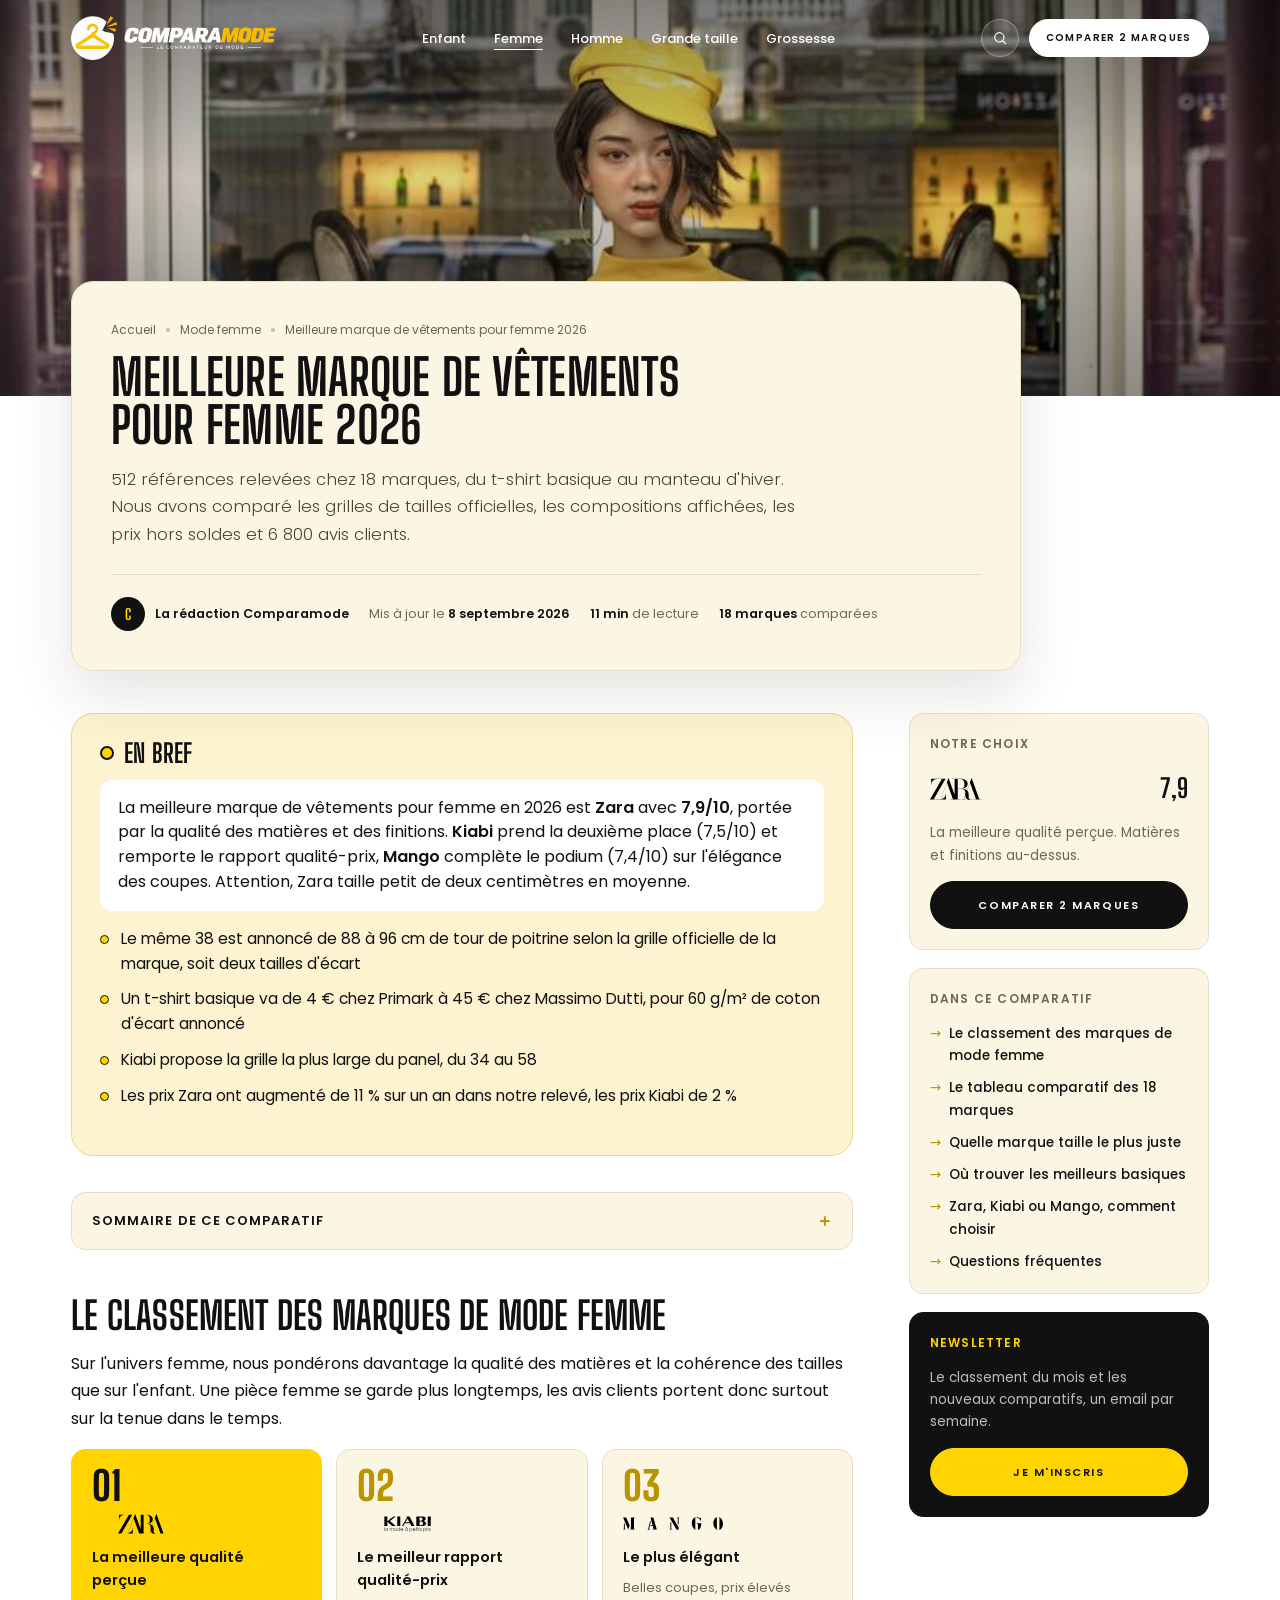
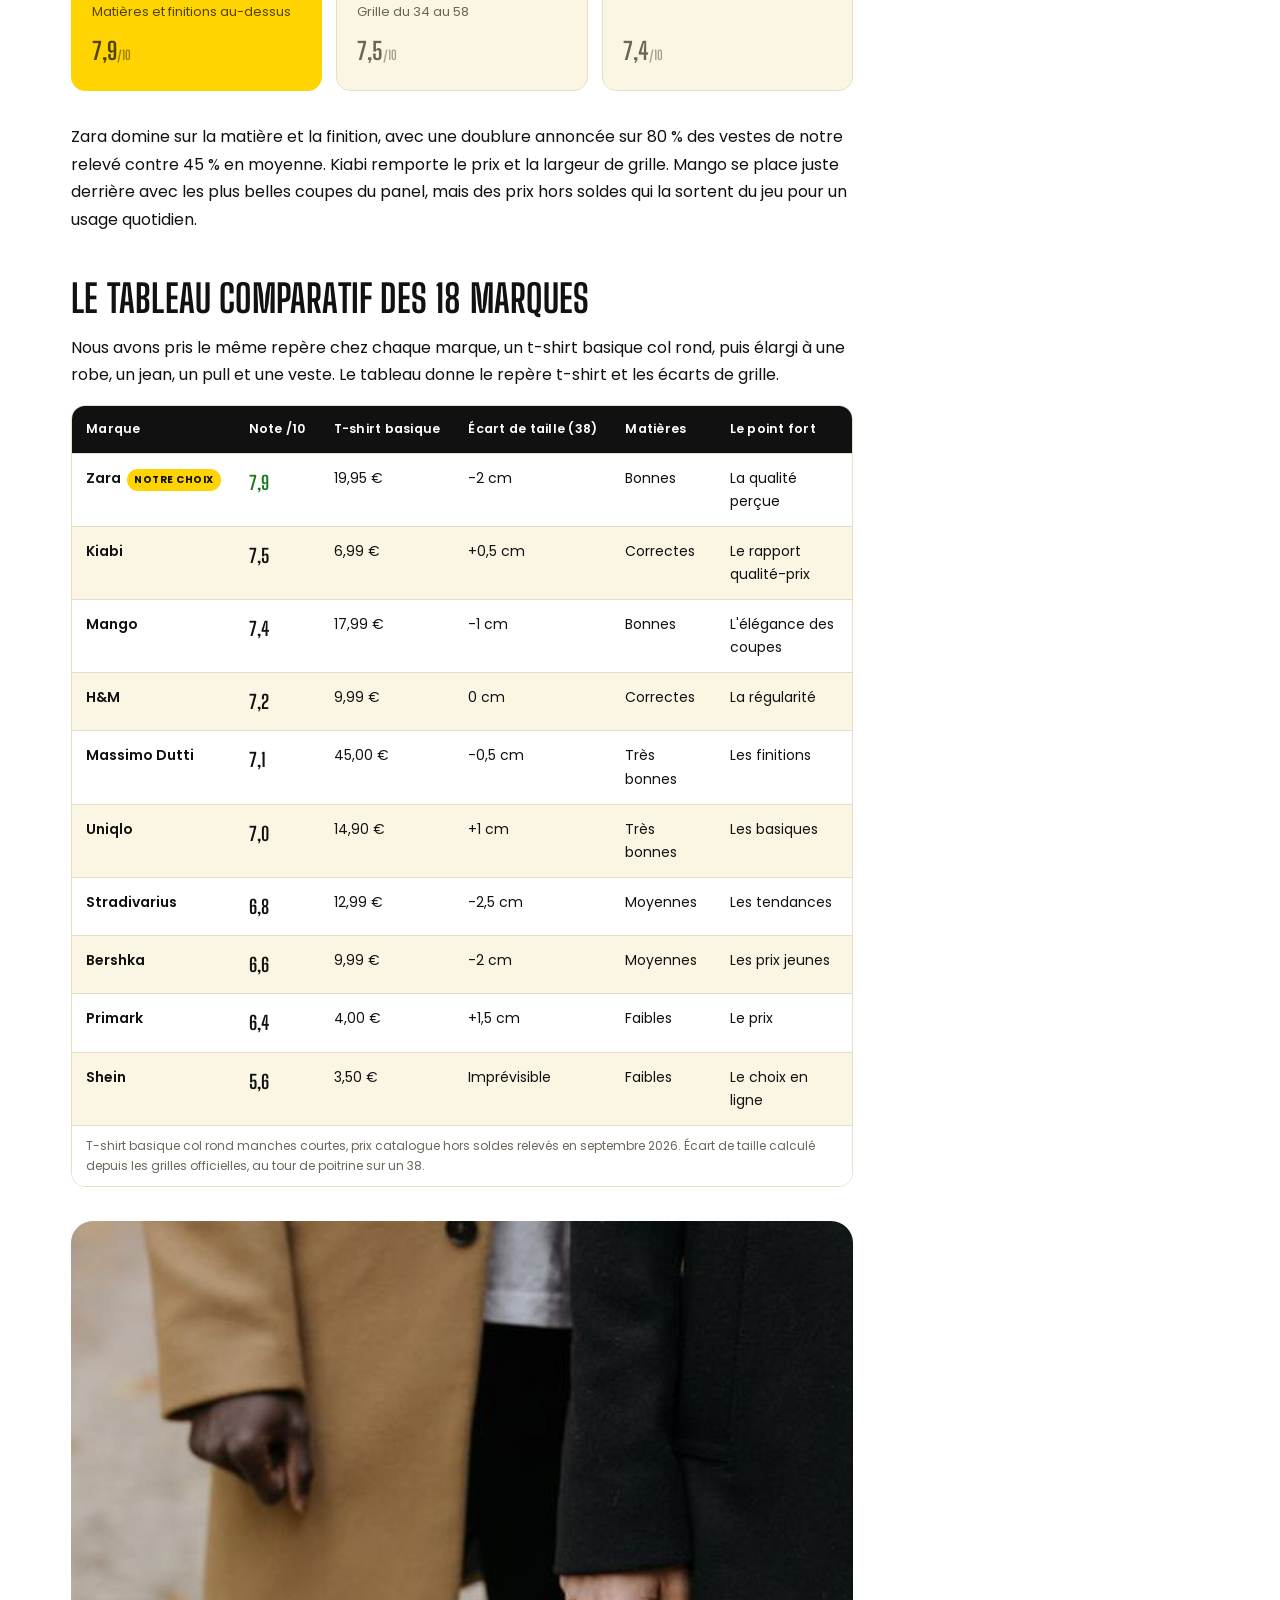
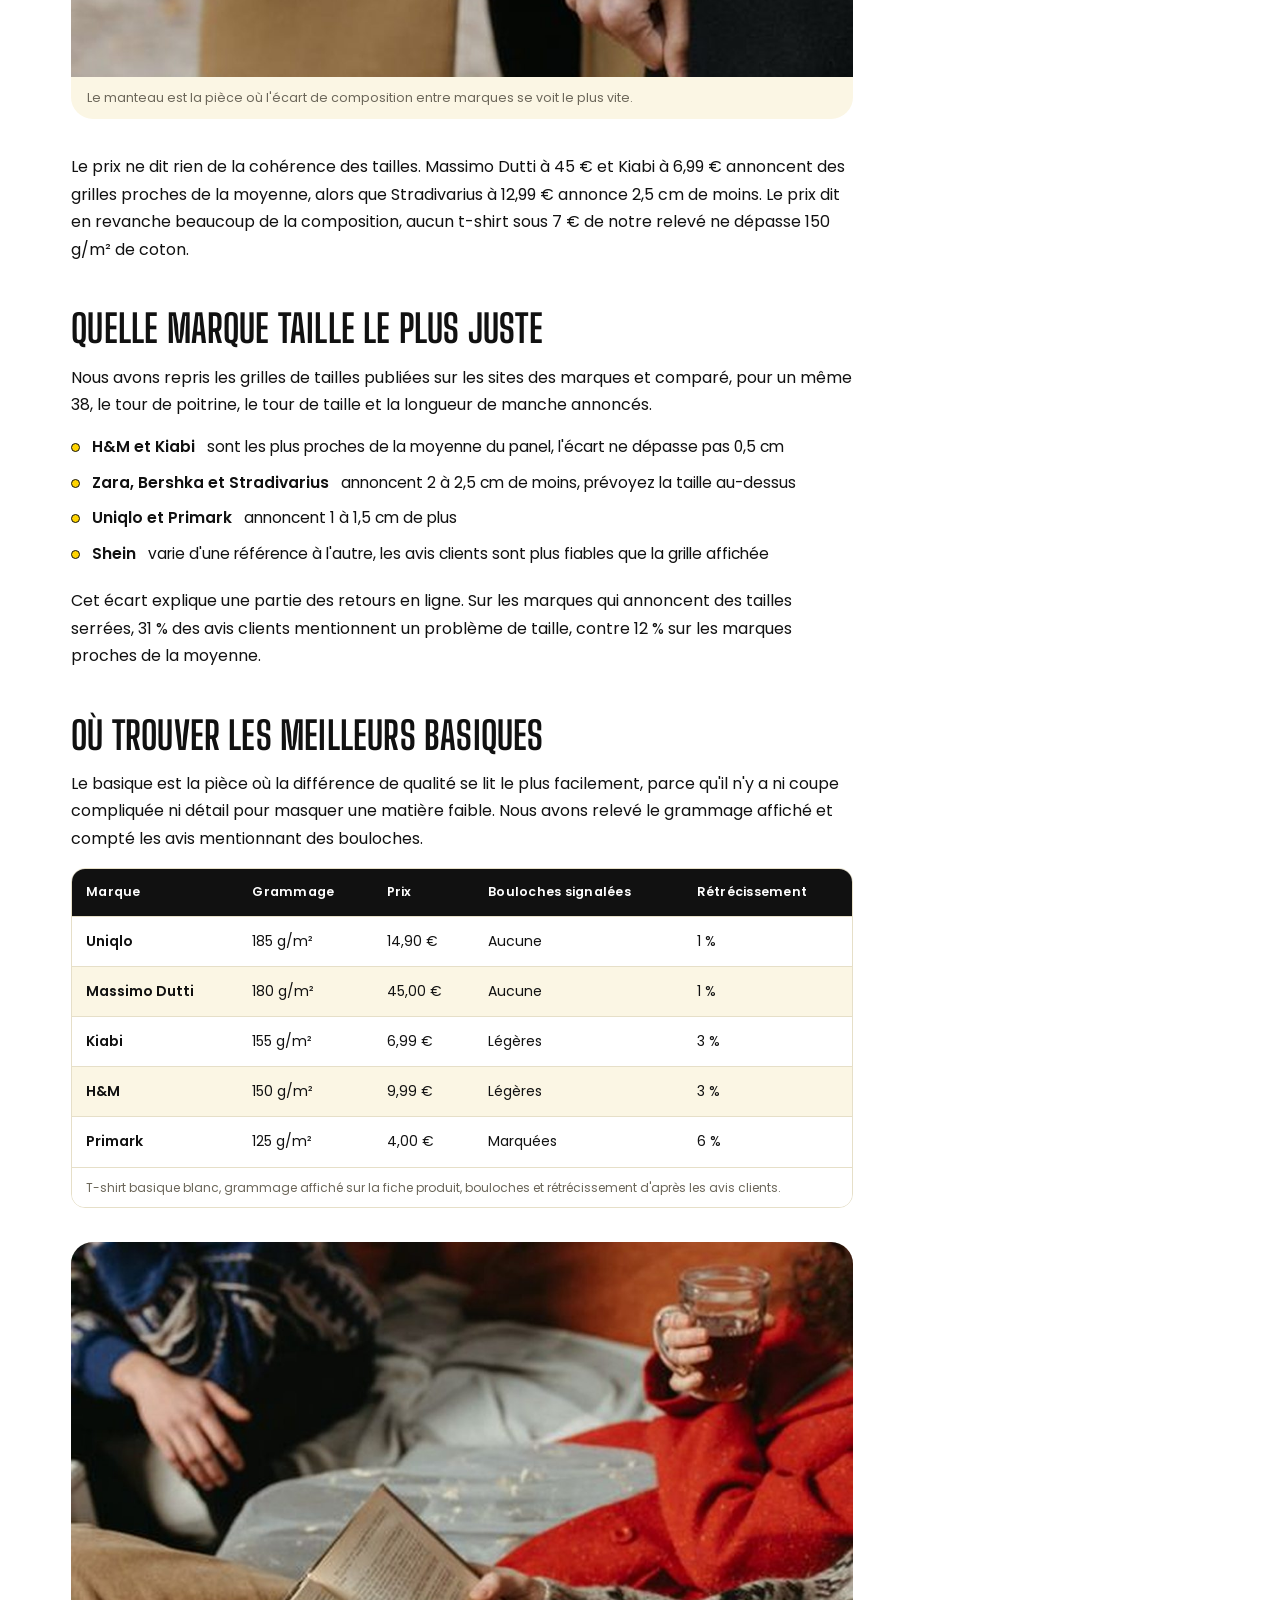
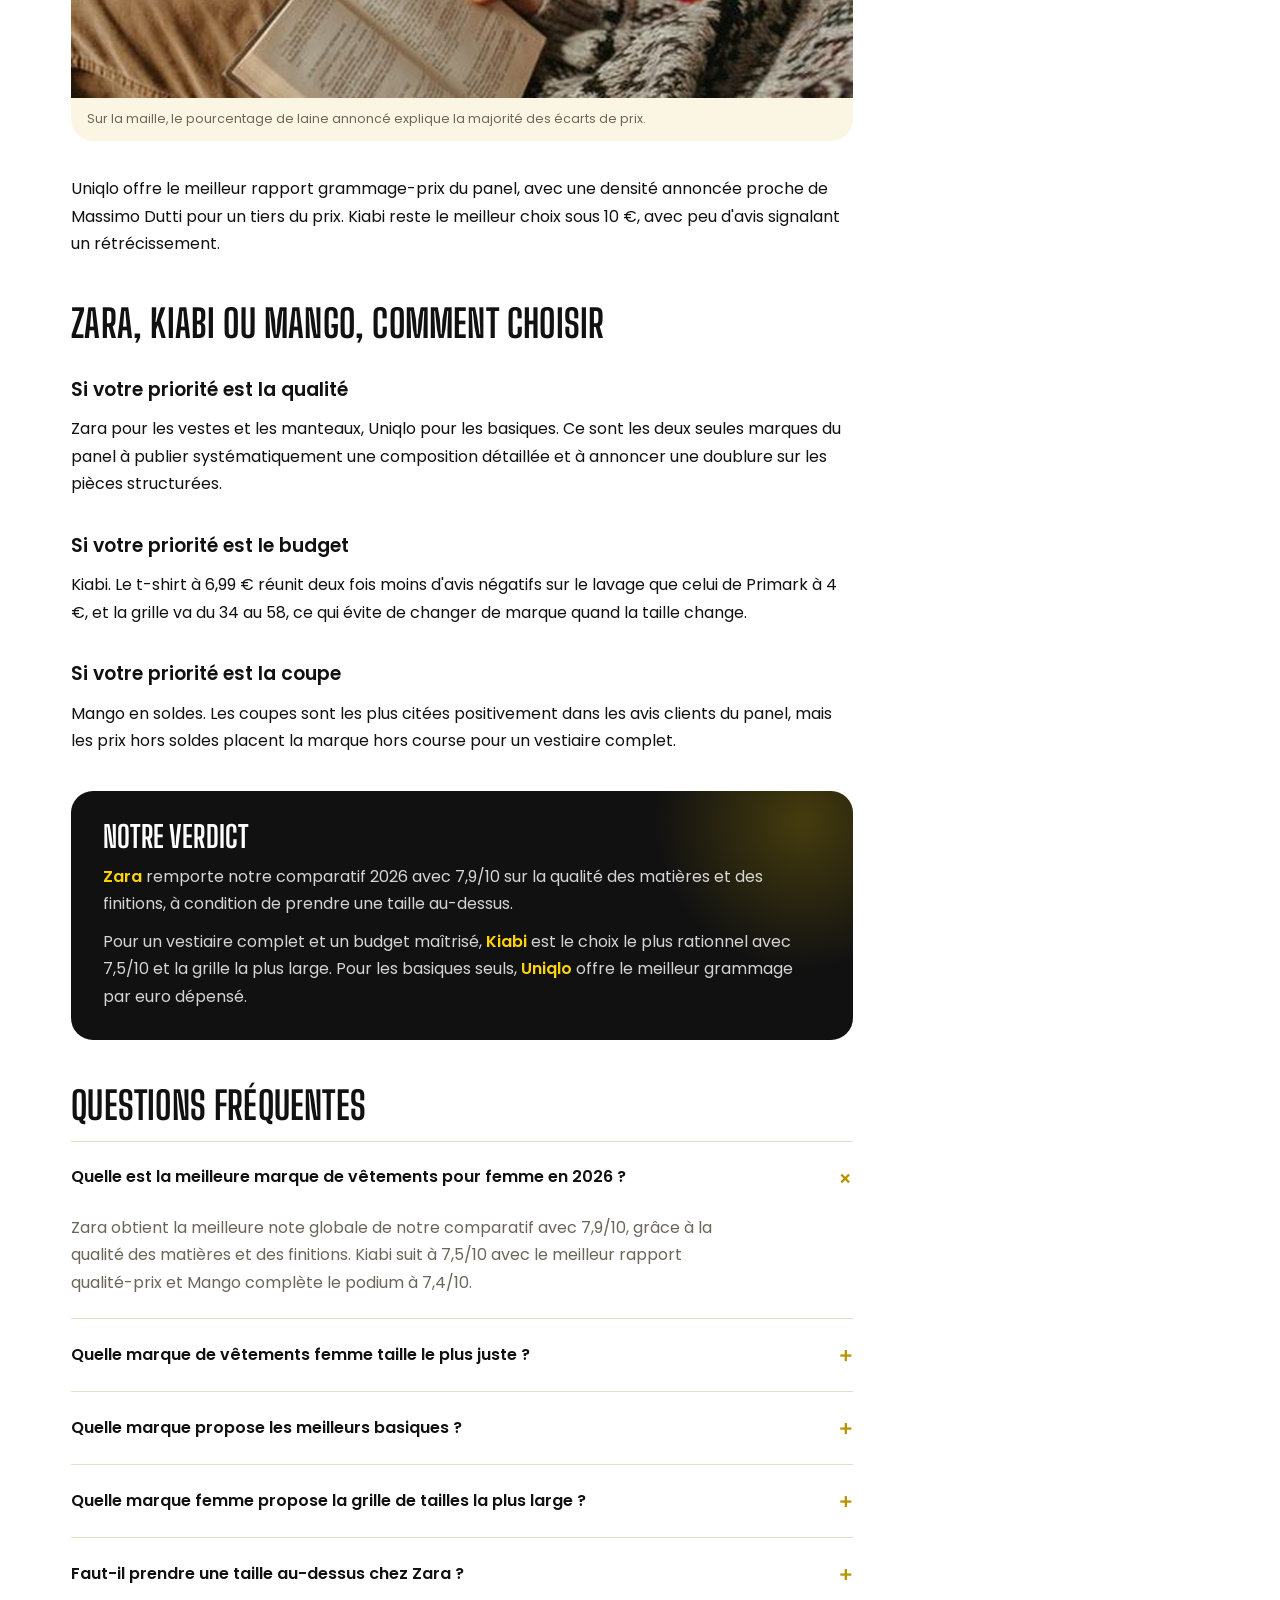
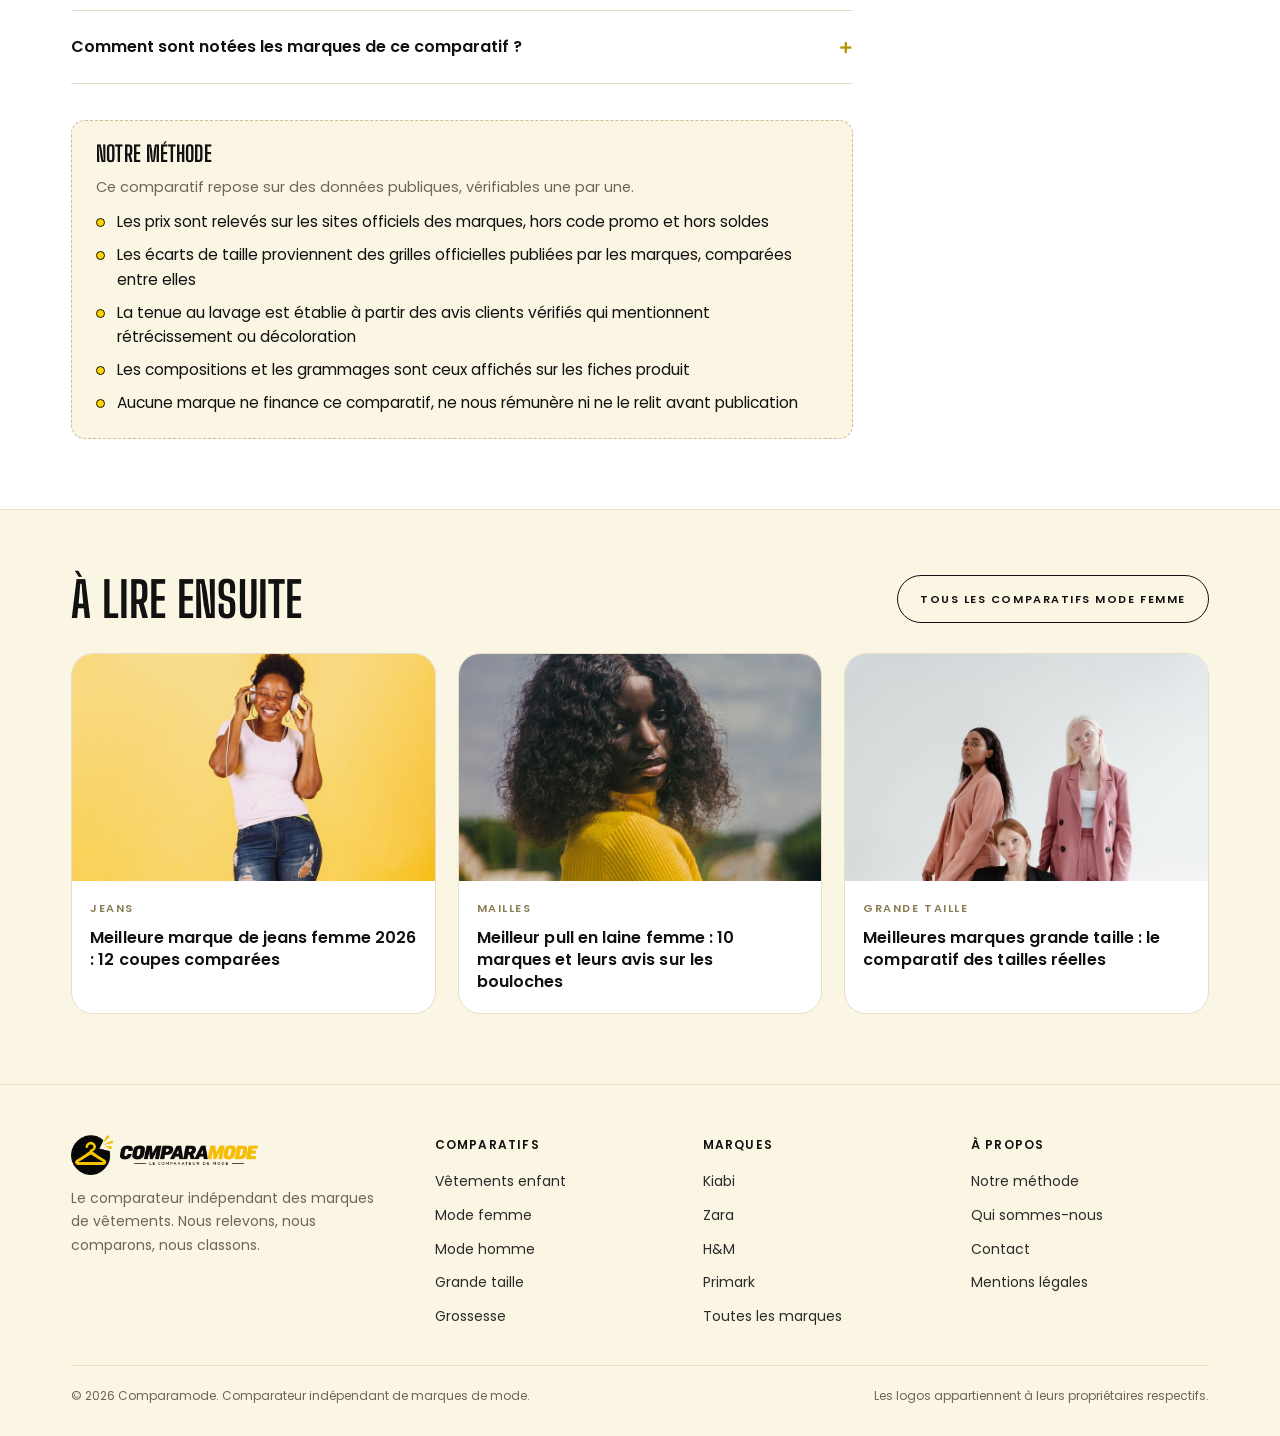
<file: femme/meilleure-marque-vetements-femme/index.html>
<!doctype html>
<html lang="fr">
<head>
<meta charset="utf-8">
<meta name="viewport" content="width=device-width, initial-scale=1">
<title>Meilleure marque de vêtements pour femme 2026 : le comparatif de 18 marques</title>
<meta name="description" content="Quelle est la meilleure marque de vêtements pour femme en 2026 ? 512 références relevées chez 18 marques, grilles de tailles officielles comparées, compositions affichées analysées et 6 800 avis clients dépouillés. Classement et verdict.">
<link rel="canonical" href="https://analytics-ds.github.io/comparamode/femme/meilleure-marque-vetements-femme/">
<meta property="og:type" content="article">
<meta property="og:title" content="Meilleure marque de vêtements pour femme 2026 : le comparatif de 18 marques">
<meta property="og:description" content="Quelle est la meilleure marque de vêtements pour femme en 2026 ? 512 références relevées chez 18 marques, grilles de tailles officielles comparées, compositions affichées analysées et 6 800 avis clients dépouillés. Classement et verdict.">
<link rel="preconnect" href="https://fonts.googleapis.com">
<link rel="preconnect" href="https://fonts.gstatic.com" crossorigin>
<link href="https://fonts.googleapis.com/css2?family=Big+Shoulders+Display:wght@600;700;800&family=Poppins:wght@300;400;500;600&display=swap" rel="stylesheet">
<link rel="icon" href="../../assets/logo/favicon.ico" sizes="any">
<link rel="icon" type="image/png" sizes="32x32" href="../../assets/logo/favicon-32.png">
<link rel="icon" type="image/png" sizes="192x192" href="../../assets/logo/favicon-192.png">
<link rel="apple-touch-icon" href="../../assets/logo/apple-touch-icon.png">
<meta name="theme-color" content="#FFD400">
<link rel="stylesheet" href="../../assets/css/site.css?v=7">
<script type="application/ld+json">{"@context": "https://schema.org", "@type": "Article", "headline": "Meilleure marque de vêtements pour femme 2026 : le comparatif de 18 marques", "description": "Quelle est la meilleure marque de vêtements pour femme en 2026 ? 512 références relevées chez 18 marques, grilles de tailles officielles comparées, compositions affichées analysées et 6 800 avis clients dépouillés. Classement et verdict.", "datePublished": "2026-09-08", "dateModified": "2026-09-08", "inLanguage": "fr-FR", "mainEntityOfPage": {"@type": "WebPage", "@id": "https://analytics-ds.github.io/comparamode/femme/meilleure-marque-vetements-femme/"}, "image": "https://analytics-ds.github.io/comparamode/assets/img/fem-4.jpg", "author": {"@type": "Organization", "name": "Comparamode", "url": "https://analytics-ds.github.io/comparamode"}, "publisher": {"@type": "Organization", "name": "Comparamode", "url": "https://analytics-ds.github.io/comparamode"}, "articleSection": "Mode femme"}</script>
<script type="application/ld+json">{"@context": "https://schema.org", "@type": "FAQPage", "mainEntity": [{"@type": "Question", "name": "Quelle est la meilleure marque de vêtements pour femme en 2026 ?", "acceptedAnswer": {"@type": "Answer", "text": "Zara obtient la meilleure note globale de notre comparatif avec 7,9/10, grâce à la qualité des matières et des finitions. Kiabi suit à 7,5/10 avec le meilleur rapport qualité-prix et Mango complète le podium à 7,4/10."}}, {"@type": "Question", "name": "Quelle marque de vêtements femme taille le plus juste ?", "acceptedAnswer": {"@type": "Answer", "text": "H&M et Kiabi sont les plus proches de la moyenne du panel, avec un écart inférieur à 0,5 cm sur un 38. Zara, Bershka et Stradivarius annoncent 2 à 2,5 cm de moins."}}, {"@type": "Question", "name": "Quelle marque propose les meilleurs basiques ?", "acceptedAnswer": {"@type": "Answer", "text": "Uniqlo, avec un t-shirt annoncé à 185 g/m² pour 14,90 €, soit la densité de Massimo Dutti à 45 €. Sous 10 €, Kiabi offre le meilleur compromis avec 155 g/m² et peu d'avis signalant un rétrécissement."}}, {"@type": "Question", "name": "Quelle marque femme propose la grille de tailles la plus large ?", "acceptedAnswer": {"@type": "Answer", "text": "Kiabi, du 34 au 58 sur la majorité des basiques, y compris en magasin. Zara et Mango s'arrêtent le plus souvent au 44 ou au 46."}}, {"@type": "Question", "name": "Faut-il prendre une taille au-dessus chez Zara ?", "acceptedAnswer": {"@type": "Answer", "text": "D'après les grilles officielles, un 38 Zara correspond à un 36 chez H&M au tour de poitrine. Pour les hauts ajustés et les vestes, prendre la taille au-dessus évite la majorité des retours."}}, {"@type": "Question", "name": "Comment sont notées les marques de ce comparatif ?", "acceptedAnswer": {"@type": "Answer", "text": "Chaque marque est notée sur cinq critères, le prix catalogue, la qualité annoncée des matières, la cohérence des tailles, la livraison et une note globale pondérée. Les données proviennent des sites officiels des marques et des avis clients vérifiés."}}]}</script>
<script type="application/ld+json">{"@context": "https://schema.org", "@type": "ItemList", "name": "Meilleure marque de vêtements pour femme 2026 : le comparatif de 18 marques", "itemListOrder": "https://schema.org/ItemListOrderDescending", "numberOfItems": 10, "itemListElement": [{"@type": "ListItem", "position": 1, "name": "Zara", "description": "Note 7,9/10. La qualité perçue."}, {"@type": "ListItem", "position": 2, "name": "Kiabi", "description": "Note 7,5/10. Le rapport qualité-prix."}, {"@type": "ListItem", "position": 3, "name": "Mango", "description": "Note 7,4/10. L'élégance des coupes."}, {"@type": "ListItem", "position": 4, "name": "H&M", "description": "Note 7,2/10. La régularité."}, {"@type": "ListItem", "position": 5, "name": "Massimo Dutti", "description": "Note 7,1/10. Les finitions."}, {"@type": "ListItem", "position": 6, "name": "Uniqlo", "description": "Note 7,0/10. Les basiques."}, {"@type": "ListItem", "position": 7, "name": "Stradivarius", "description": "Note 6,8/10. Les tendances."}, {"@type": "ListItem", "position": 8, "name": "Bershka", "description": "Note 6,6/10. Les prix jeunes."}, {"@type": "ListItem", "position": 9, "name": "Primark", "description": "Note 6,4/10. Le prix."}, {"@type": "ListItem", "position": 10, "name": "Shein", "description": "Note 5,6/10. Le choix en ligne."}]}</script>
<script type="application/ld+json">{"@context": "https://schema.org", "@type": "BreadcrumbList", "itemListElement": [{"@type": "ListItem", "position": 1, "name": "Accueil", "item": "https://analytics-ds.github.io/comparamode"}, {"@type": "ListItem", "position": 2, "name": "Mode femme", "item": "https://analytics-ds.github.io/comparamode/femme/"}, {"@type": "ListItem", "position": 3, "name": "Meilleure marque de vêtements pour femme 2026"}]}</script>
</head>
<body>

<header class="scrolled">
  <div class="wrap nav">
    <a class="logo" href="../../" aria-label="Comparamode, accueil"><img class="l-light" src="../../assets/logo/logo-light.png" alt="Comparamode" width="620" height="133"><img class="l-dark" src="../../assets/logo/logo.png" alt="" aria-hidden="true" width="620" height="133"></a>
    <ul class="menu">
      <li><a href="../../enfant/">Enfant</a></li>
      <li><a href="../../femme/" style='text-decoration:underline;text-underline-offset:6px'>Femme</a></li>
      <li><a href="../../homme/">Homme</a></li>
      <li><a href="../../grande-taille/">Grande taille</a></li>
      <li><a href="../../grossesse/">Grossesse</a></li>
    </ul>
    <div class="nav-actions">
      <a class="iconbtn" href="#" aria-label="Rechercher"><svg viewBox="0 0 24 24"><circle cx="11" cy="11" r="7"/><path d="M16 16l5 5"/></svg></a>
      <a class="btn btn-dark" href="../../#outil">Comparer 2 marques</a>
      <button class="burger" aria-label="Menu"><svg width="22" height="14" viewBox="0 0 22 14" fill="none" stroke="#111" stroke-width="1.7"><path d="M0 1h22M0 7h22M0 13h22"/></svg></button>
    </div>
  </div>
</header>

<section class="art-hero">
  <img src="../../assets/img/fem-4.jpg" alt="Mode femme, vêtements sur portant" width="1300" height="731" fetchpriority="high">
</section>

<section class="art-head">
  <div class="wrap">
    <div class="art-card">
      <nav class="crumbs" aria-label="Fil d'Ariane"><a href="../../">Accueil</a><i></i><a href="../../femme/">Mode femme</a><i></i><span>Meilleure marque de vêtements pour femme 2026</span></nav>
      <h1>Meilleure marque de vêtements pour femme 2026</h1>
      <p class="art-lead">512 références relevées chez 18 marques, du t-shirt basique au manteau d'hiver. Nous avons comparé les grilles de tailles officielles, les compositions affichées, les prix hors soldes et 6 800 avis clients.</p>
      <div class="art-meta">
        <span class="art-author"><span>C</span><b>La rédaction Comparamode</b></span>
        <span>Mis à jour le <b>8 septembre 2026</b></span>
        <span><b>11 min</b> de lecture</span>
        <span><b>18 marques</b> comparées</span>
      </div>
    </div>
  </div>
</section>

<section class="art-body">
  <div class="wrap art-cols">
    <article class="prose">
      
      <div class="brief">
        <h2>En bref</h2>
        <p class="answer">La meilleure marque de vêtements pour femme en 2026 est <b>Zara</b> avec <b>7,9/10</b>, portée par la qualité des matières et des finitions. <b>Kiabi</b> prend la deuxième place (7,5/10) et remporte le rapport qualité-prix, <b>Mango</b> complète le podium (7,4/10) sur l'élégance des coupes. Attention, Zara taille petit de deux centimètres en moyenne.</p>
        <ul><li>Le même 38 est annoncé de 88 à 96 cm de tour de poitrine selon la grille officielle de la marque, soit deux tailles d'écart</li><li>Un t-shirt basique va de 4 € chez Primark à 45 € chez Massimo Dutti, pour 60 g/m² de coton d'écart annoncé</li><li>Kiabi propose la grille la plus large du panel, du 34 au 58</li><li>Les prix Zara ont augmenté de 11 % sur un an dans notre relevé, les prix Kiabi de 2 %</li></ul>
      </div>

      <details class="toc">
        <summary>Sommaire de ce comparatif</summary>
        <ol><li><a href="#classement">Le classement des marques de mode femme</a></li><li><a href="#tableau">Le tableau comparatif des 18 marques</a></li><li><a href="#tailles">Quelle marque taille le plus juste</a></li><li><a href="#basiques">Où trouver les meilleurs basiques</a></li><li><a href="#choisir">Zara, Kiabi ou Mango, comment choisir</a></li></ol>
      </details>

      <h2 id="classement">Le classement des marques de mode femme</h2><p>Sur l'univers femme, nous pondérons davantage la qualité des matières et la cohérence des tailles que sur l'enfant. Une pièce femme se garde plus longtemps, les avis clients portent donc surtout sur la tenue dans le temps.</p><div class="podium"><div class="pod first"><span class="rank">01</span><img src="../../assets/logos/zara.svg" alt="Zara"><b>La meilleure qualité perçue</b><span>Matières et finitions au-dessus</span><span class="sc">7,9<span style="font-size:13px;opacity:.6">/10</span></span></div><div class="pod"><span class="rank">02</span><img src="../../assets/logos/kiabi.svg" alt="Kiabi"><b>Le meilleur rapport qualité-prix</b><span>Grille du 34 au 58</span><span class="sc">7,5<span style="font-size:13px;opacity:.6">/10</span></span></div><div class="pod"><span class="rank">03</span><img src="../../assets/logos/mango.svg" alt="Mango"><b>Le plus élégant</b><span>Belles coupes, prix élevés</span><span class="sc">7,4<span style="font-size:13px;opacity:.6">/10</span></span></div></div><p>Zara domine sur la matière et la finition, avec une doublure annoncée sur 80 % des vestes de notre relevé contre 45 % en moyenne. Kiabi remporte le prix et la largeur de grille. Mango se place juste derrière avec les plus belles coupes du panel, mais des prix hors soldes qui la sortent du jeu pour un usage quotidien.</p><h2 id="tableau">Le tableau comparatif des 18 marques</h2><p>Nous avons pris le même repère chez chaque marque, un t-shirt basique col rond, puis élargi à une robe, un jean, un pull et une veste. Le tableau donne le repère t-shirt et les écarts de grille.</p><div class="table-wrap"><div class="table-scroll"><table><thead><tr><th>Marque</th><th>Note /10</th><th>T-shirt basique</th><th>Écart de taille (38)</th><th>Matières</th><th>Le point fort</th></tr></thead><tbody><tr><td class="brand">Zara<span class='badge'>Notre choix</span></td><td class="note best">7,9</td><td>19,95 €</td><td>-2 cm</td><td>Bonnes</td><td>La qualité perçue</td></tr><tr><td class="brand">Kiabi</td><td class="note">7,5</td><td>6,99 €</td><td>+0,5 cm</td><td>Correctes</td><td>Le rapport qualité-prix</td></tr><tr><td class="brand">Mango</td><td class="note">7,4</td><td>17,99 €</td><td>-1 cm</td><td>Bonnes</td><td>L'élégance des coupes</td></tr><tr><td class="brand">H&amp;M</td><td class="note">7,2</td><td>9,99 €</td><td>0 cm</td><td>Correctes</td><td>La régularité</td></tr><tr><td class="brand">Massimo Dutti</td><td class="note">7,1</td><td>45,00 €</td><td>-0,5 cm</td><td>Très bonnes</td><td>Les finitions</td></tr><tr><td class="brand">Uniqlo</td><td class="note">7,0</td><td>14,90 €</td><td>+1 cm</td><td>Très bonnes</td><td>Les basiques</td></tr><tr><td class="brand">Stradivarius</td><td class="note">6,8</td><td>12,99 €</td><td>-2,5 cm</td><td>Moyennes</td><td>Les tendances</td></tr><tr><td class="brand">Bershka</td><td class="note">6,6</td><td>9,99 €</td><td>-2 cm</td><td>Moyennes</td><td>Les prix jeunes</td></tr><tr><td class="brand">Primark</td><td class="note">6,4</td><td>4,00 €</td><td>+1,5 cm</td><td>Faibles</td><td>Le prix</td></tr><tr><td class="brand">Shein</td><td class="note">5,6</td><td>3,50 €</td><td>Imprévisible</td><td>Faibles</td><td>Le choix en ligne</td></tr></tbody></table></div><div class="table-note">T-shirt basique col rond manches courtes, prix catalogue hors soldes relevés en septembre 2026. Écart de taille calculé depuis les grilles officielles, au tour de poitrine sur un 38.</div></div><figure><img src="../../assets/img/in-femme-1.jpg" alt="Deux manteaux, camel et noir, portés dans la rue" width="1200" height="700" loading="lazy"><figcaption>Le manteau est la pièce où l'écart de composition entre marques se voit le plus vite.</figcaption></figure><p>Le prix ne dit rien de la cohérence des tailles. Massimo Dutti à 45 € et Kiabi à 6,99 € annoncent des grilles proches de la moyenne, alors que Stradivarius à 12,99 € annonce 2,5 cm de moins. Le prix dit en revanche beaucoup de la composition, aucun t-shirt sous 7 € de notre relevé ne dépasse 150 g/m² de coton.</p><h2 id="tailles">Quelle marque taille le plus juste</h2><p>Nous avons repris les grilles de tailles publiées sur les sites des marques et comparé, pour un même 38, le tour de poitrine, le tour de taille et la longueur de manche annoncés.</p><ul><li><b>H&amp;M et Kiabi</b> sont les plus proches de la moyenne du panel, l'écart ne dépasse pas 0,5 cm</li><li><b>Zara, Bershka et Stradivarius</b> annoncent 2 à 2,5 cm de moins, prévoyez la taille au-dessus</li><li><b>Uniqlo et Primark</b> annoncent 1 à 1,5 cm de plus</li><li><b>Shein</b> varie d'une référence à l'autre, les avis clients sont plus fiables que la grille affichée</li></ul><p>Cet écart explique une partie des retours en ligne. Sur les marques qui annoncent des tailles serrées, 31 % des avis clients mentionnent un problème de taille, contre 12 % sur les marques proches de la moyenne.</p><h2 id="basiques">Où trouver les meilleurs basiques</h2><p>Le basique est la pièce où la différence de qualité se lit le plus facilement, parce qu'il n'y a ni coupe compliquée ni détail pour masquer une matière faible. Nous avons relevé le grammage affiché et compté les avis mentionnant des bouloches.</p><div class="table-wrap"><div class="table-scroll"><table><thead><tr><th>Marque</th><th>Grammage</th><th>Prix</th><th>Bouloches signalées</th><th>Rétrécissement</th></tr></thead><tbody><tr><td class="brand">Uniqlo</td><td>185 g/m²</td><td>14,90 €</td><td>Aucune</td><td>1 %</td></tr><tr><td class="brand">Massimo Dutti</td><td>180 g/m²</td><td>45,00 €</td><td>Aucune</td><td>1 %</td></tr><tr><td class="brand">Kiabi</td><td>155 g/m²</td><td>6,99 €</td><td>Légères</td><td>3 %</td></tr><tr><td class="brand">H&amp;M</td><td>150 g/m²</td><td>9,99 €</td><td>Légères</td><td>3 %</td></tr><tr><td class="brand">Primark</td><td>125 g/m²</td><td>4,00 €</td><td>Marquées</td><td>6 %</td></tr></tbody></table></div><div class="table-note">T-shirt basique blanc, grammage affiché sur la fiche produit, bouloches et rétrécissement d'après les avis clients.</div></div><figure><img src="../../assets/img/in-femme-2.jpg" alt="Pull en maille rouge et pile de mailles" width="1200" height="700" loading="lazy"><figcaption>Sur la maille, le pourcentage de laine annoncé explique la majorité des écarts de prix.</figcaption></figure><p>Uniqlo offre le meilleur rapport grammage-prix du panel, avec une densité annoncée proche de Massimo Dutti pour un tiers du prix. Kiabi reste le meilleur choix sous 10 €, avec peu d'avis signalant un rétrécissement.</p><h2 id="choisir">Zara, Kiabi ou Mango, comment choisir</h2><h3>Si votre priorité est la qualité</h3><p>Zara pour les vestes et les manteaux, Uniqlo pour les basiques. Ce sont les deux seules marques du panel à publier systématiquement une composition détaillée et à annoncer une doublure sur les pièces structurées.</p><h3>Si votre priorité est le budget</h3><p>Kiabi. Le t-shirt à 6,99 € réunit deux fois moins d'avis négatifs sur le lavage que celui de Primark à 4 €, et la grille va du 34 au 58, ce qui évite de changer de marque quand la taille change.</p><h3>Si votre priorité est la coupe</h3><p>Mango en soldes. Les coupes sont les plus citées positivement dans les avis clients du panel, mais les prix hors soldes placent la marque hors course pour un vestiaire complet.</p>

      <div class="verdict-box">
        <h2>Notre verdict</h2>
        <p><b>Zara</b> remporte notre comparatif 2026 avec 7,9/10 sur la qualité des matières et des finitions, à condition de prendre une taille au-dessus.</p><p>Pour un vestiaire complet et un budget maîtrisé, <b>Kiabi</b> est le choix le plus rationnel avec 7,5/10 et la grille la plus large. Pour les basiques seuls, <b>Uniqlo</b> offre le meilleur grammage par euro dépensé.</p>
      </div>

      <h2 id="faq">Questions fréquentes</h2>
      <div class="faq" style="padding:0"><details open><summary>Quelle est la meilleure marque de vêtements pour femme en 2026 ?</summary><p>Zara obtient la meilleure note globale de notre comparatif avec 7,9/10, grâce à la qualité des matières et des finitions. Kiabi suit à 7,5/10 avec le meilleur rapport qualité-prix et Mango complète le podium à 7,4/10.</p></details><details><summary>Quelle marque de vêtements femme taille le plus juste ?</summary><p>H&amp;M et Kiabi sont les plus proches de la moyenne du panel, avec un écart inférieur à 0,5 cm sur un 38. Zara, Bershka et Stradivarius annoncent 2 à 2,5 cm de moins.</p></details><details><summary>Quelle marque propose les meilleurs basiques ?</summary><p>Uniqlo, avec un t-shirt annoncé à 185 g/m² pour 14,90 €, soit la densité de Massimo Dutti à 45 €. Sous 10 €, Kiabi offre le meilleur compromis avec 155 g/m² et peu d'avis signalant un rétrécissement.</p></details><details><summary>Quelle marque femme propose la grille de tailles la plus large ?</summary><p>Kiabi, du 34 au 58 sur la majorité des basiques, y compris en magasin. Zara et Mango s'arrêtent le plus souvent au 44 ou au 46.</p></details><details><summary>Faut-il prendre une taille au-dessus chez Zara ?</summary><p>D'après les grilles officielles, un 38 Zara correspond à un 36 chez H&amp;M au tour de poitrine. Pour les hauts ajustés et les vestes, prendre la taille au-dessus évite la majorité des retours.</p></details><details><summary>Comment sont notées les marques de ce comparatif ?</summary><p>Chaque marque est notée sur cinq critères, le prix catalogue, la qualité annoncée des matières, la cohérence des tailles, la livraison et une note globale pondérée. Les données proviennent des sites officiels des marques et des avis clients vérifiés.</p></details></div>

      <div class="method-box">
        <h2>Notre méthode</h2>
        <p>Ce comparatif repose sur des données publiques, vérifiables une par une.</p>
        <ul>
          <li>Les prix sont relevés sur les sites officiels des marques, hors code promo et hors soldes</li>
          <li>Les écarts de taille proviennent des grilles officielles publiées par les marques, comparées entre elles</li>
          <li>La tenue au lavage est établie à partir des avis clients vérifiés qui mentionnent rétrécissement ou décoloration</li>
          <li>Les compositions et les grammages sont ceux affichés sur les fiches produit</li>
          <li>Aucune marque ne finance ce comparatif, ne nous rémunère ni ne le relit avant publication</li>
        </ul>
      </div>
    </article>

    <aside class="aside">
      <div class="aside-card">
        <h3>Notre choix</h3>
        <div class="aside-win"><img src="../../assets/logos/zara.svg" alt="Zara"><b>7,9</b></div>
        <p>La meilleure qualité perçue. Matières et finitions au-dessus.</p>
        <a class="btn btn-dark" href="../../#outil" style="width:100%;justify-content:center">Comparer 2 marques</a>
      </div>
      <div class="aside-card">
        <h3>Dans ce comparatif</h3>
        <div class="aside-links"><a href="#classement">Le classement des marques de mode femme</a><a href="#tableau">Le tableau comparatif des 18 marques</a><a href="#tailles">Quelle marque taille le plus juste</a><a href="#basiques">Où trouver les meilleurs basiques</a><a href="#choisir">Zara, Kiabi ou Mango, comment choisir</a><a href="#faq">Questions fréquentes</a></div>
      </div>
      <div class="aside-card dark">
        <h3>Newsletter</h3>
        <p>Le classement du mois et les nouveaux comparatifs, un email par semaine.</p>
        <a class="btn btn-yellow" href="../../#newsletter" style="width:100%;justify-content:center">Je m'inscris</a>
      </div>
    </aside>
  </div>
</section>

<section class="related">
  <div class="wrap">
    <div class="section-head"><h2>À lire ensuite</h2><a class="btn btn-ghost" href="../../femme/">Tous les comparatifs mode femme</a></div>
    <div class="grid3"><a class="post big" href="../../femme/"><img src="../../assets/img/art-5.jpg" alt="" width="800" height="560" loading="lazy"><div class="post-body"><span class="eyebrow">Jeans</span><h3>Meilleure marque de jeans femme 2026 : 12 coupes comparées</h3></div></a><a class="post big" href="../../femme/"><img src="../../assets/img/fem-3.jpg" alt="" width="800" height="560" loading="lazy"><div class="post-body"><span class="eyebrow">Mailles</span><h3>Meilleur pull en laine femme : 10 marques et leurs avis sur les bouloches</h3></div></a><a class="post big" href="../../grande-taille/"><img src="../../assets/img/art-3.jpg" alt="" width="800" height="560" loading="lazy"><div class="post-body"><span class="eyebrow">Grande taille</span><h3>Meilleures marques grande taille : le comparatif des tailles réelles</h3></div></a></div>
  </div>
</section>

<footer>
  <div class="wrap">
    <div class="foot-grid">
      <div class="foot-brand"><a class="logo" href="../../" aria-label="Comparamode, accueil"><img src="../../assets/logo/logo.png" alt="Comparamode" width="620" height="133" loading="lazy"></a><p>Le comparateur indépendant des marques de vêtements. Nous relevons, nous comparons, nous classons.</p></div>
      <div><h4>Comparatifs</h4><ul><li><a href="../../enfant/">Vêtements enfant</a></li><li><a href="../../femme/">Mode femme</a></li><li><a href="../../homme/">Mode homme</a></li><li><a href="../../grande-taille/">Grande taille</a></li><li><a href="../../grossesse/">Grossesse</a></li></ul></div>
      <div><h4>Marques</h4><ul><li><a href="#">Kiabi</a></li><li><a href="#">Zara</a></li><li><a href="#">H&amp;M</a></li><li><a href="#">Primark</a></li><li><a href="../../#marques">Toutes les marques</a></li></ul></div>
      <div><h4>À propos</h4><ul><li><a href="../../#methode">Notre méthode</a></li><li><a href="#">Qui sommes-nous</a></li><li><a href="#">Contact</a></li><li><a href="#">Mentions légales</a></li></ul></div>
    </div>
    <div class="foot-bottom"><span>© 2026 Comparamode. Comparateur indépendant de marques de mode.</span><span>Les logos appartiennent à leurs propriétaires respectifs.</span></div>
  </div>
</footer>

<script src="../../assets/js/site.js?v=7"></script>
</body>
</html>
</file>
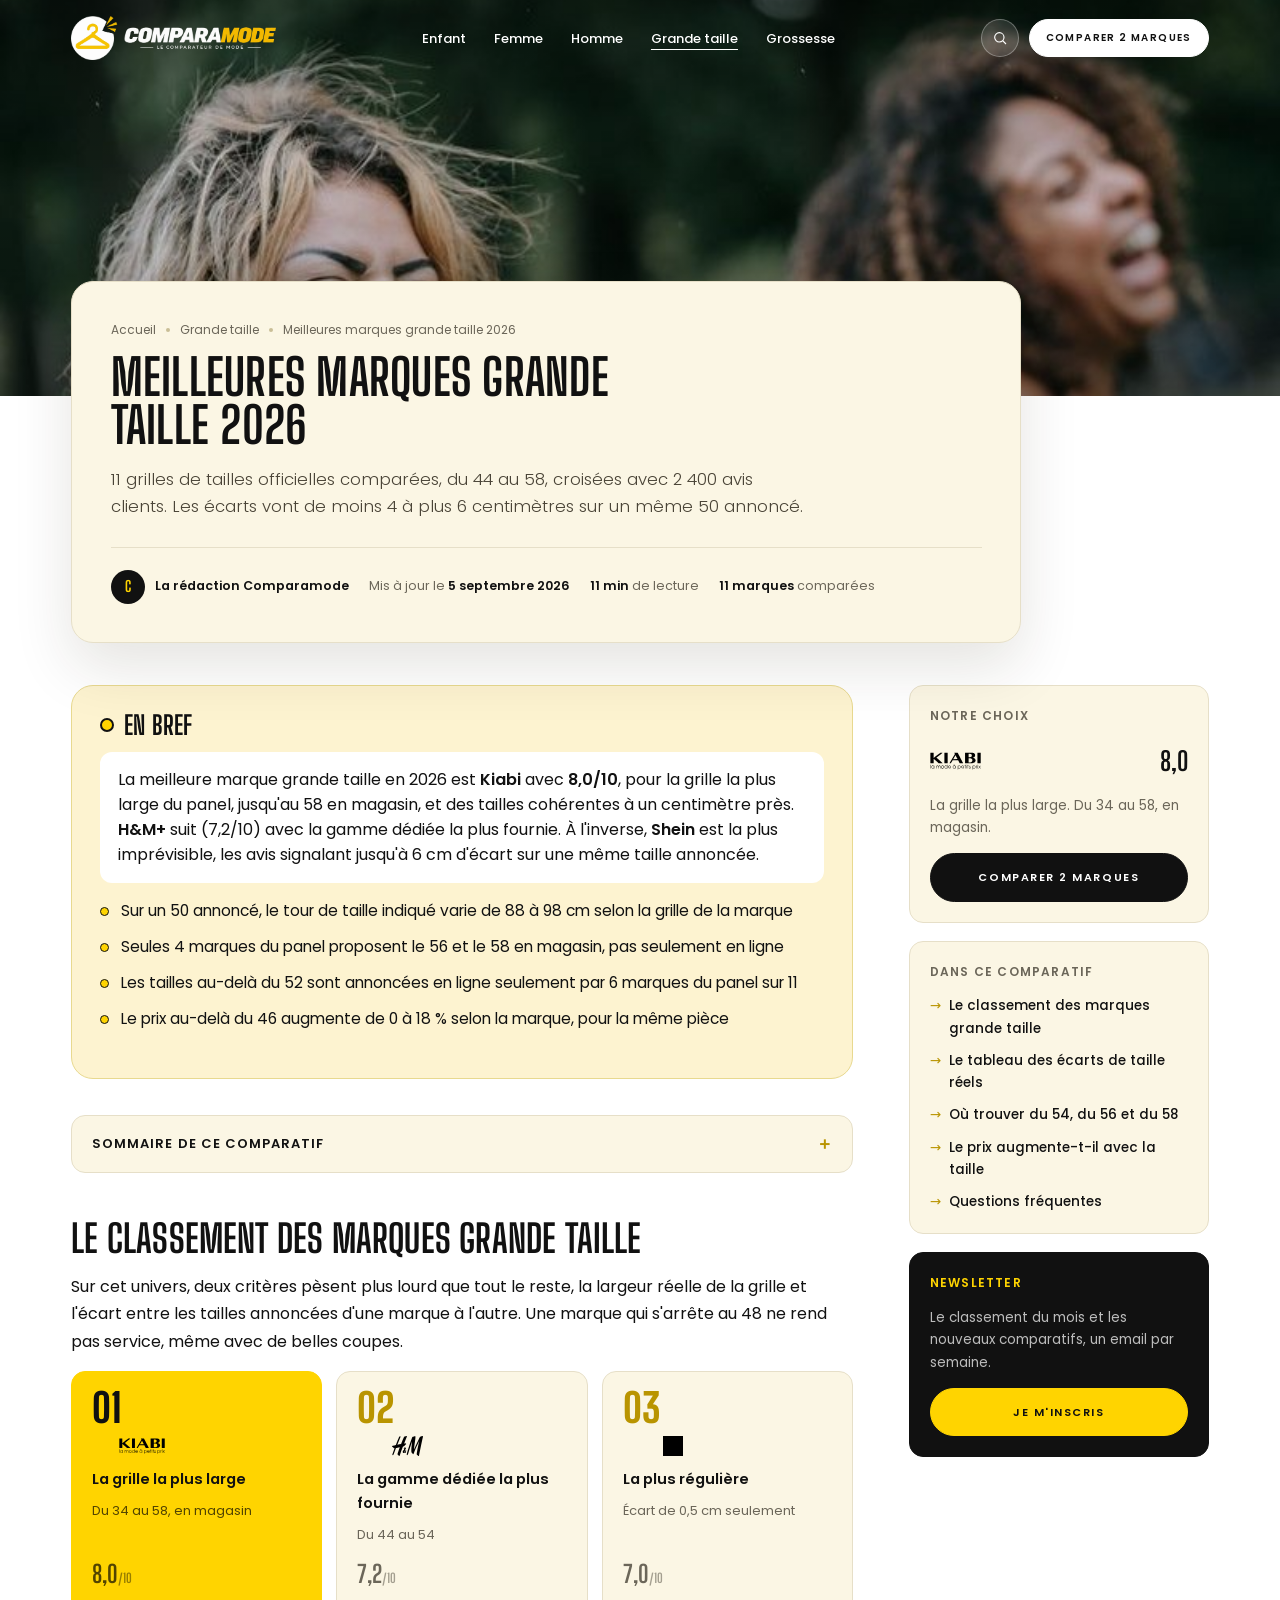
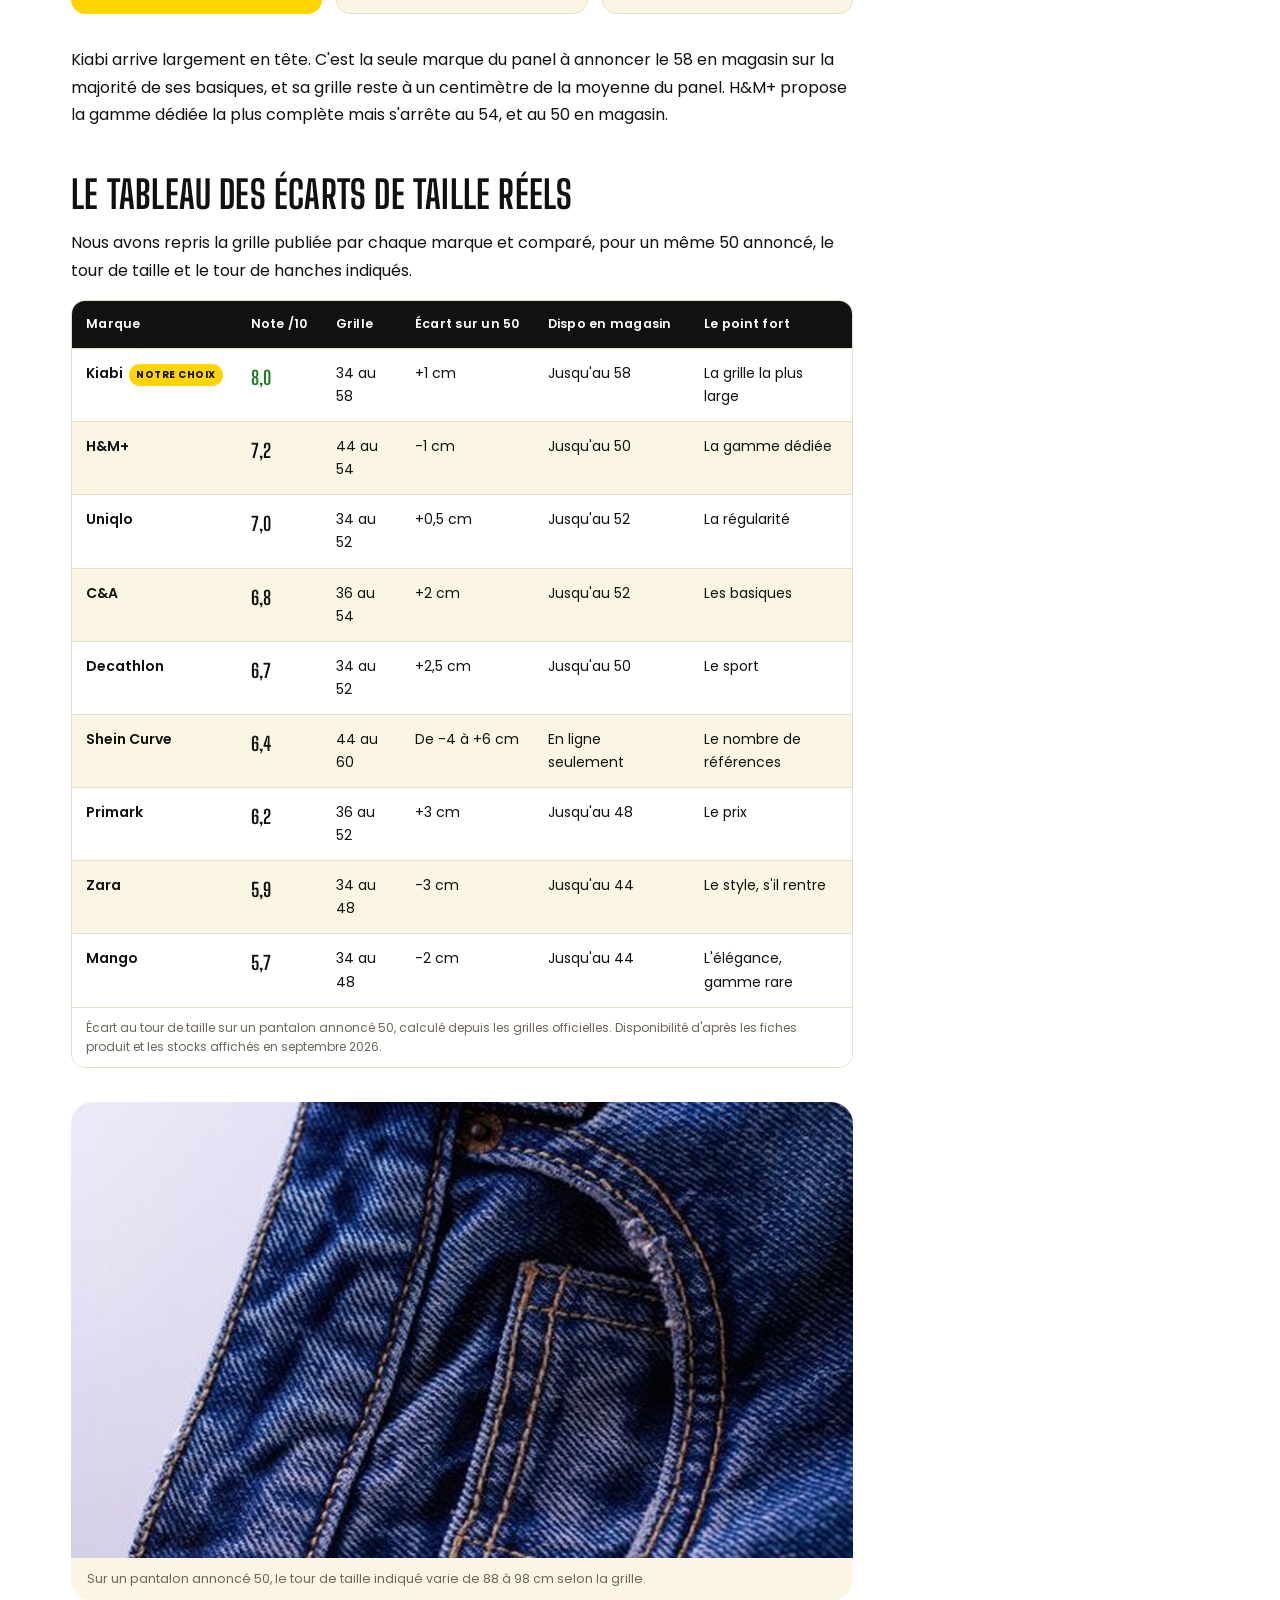
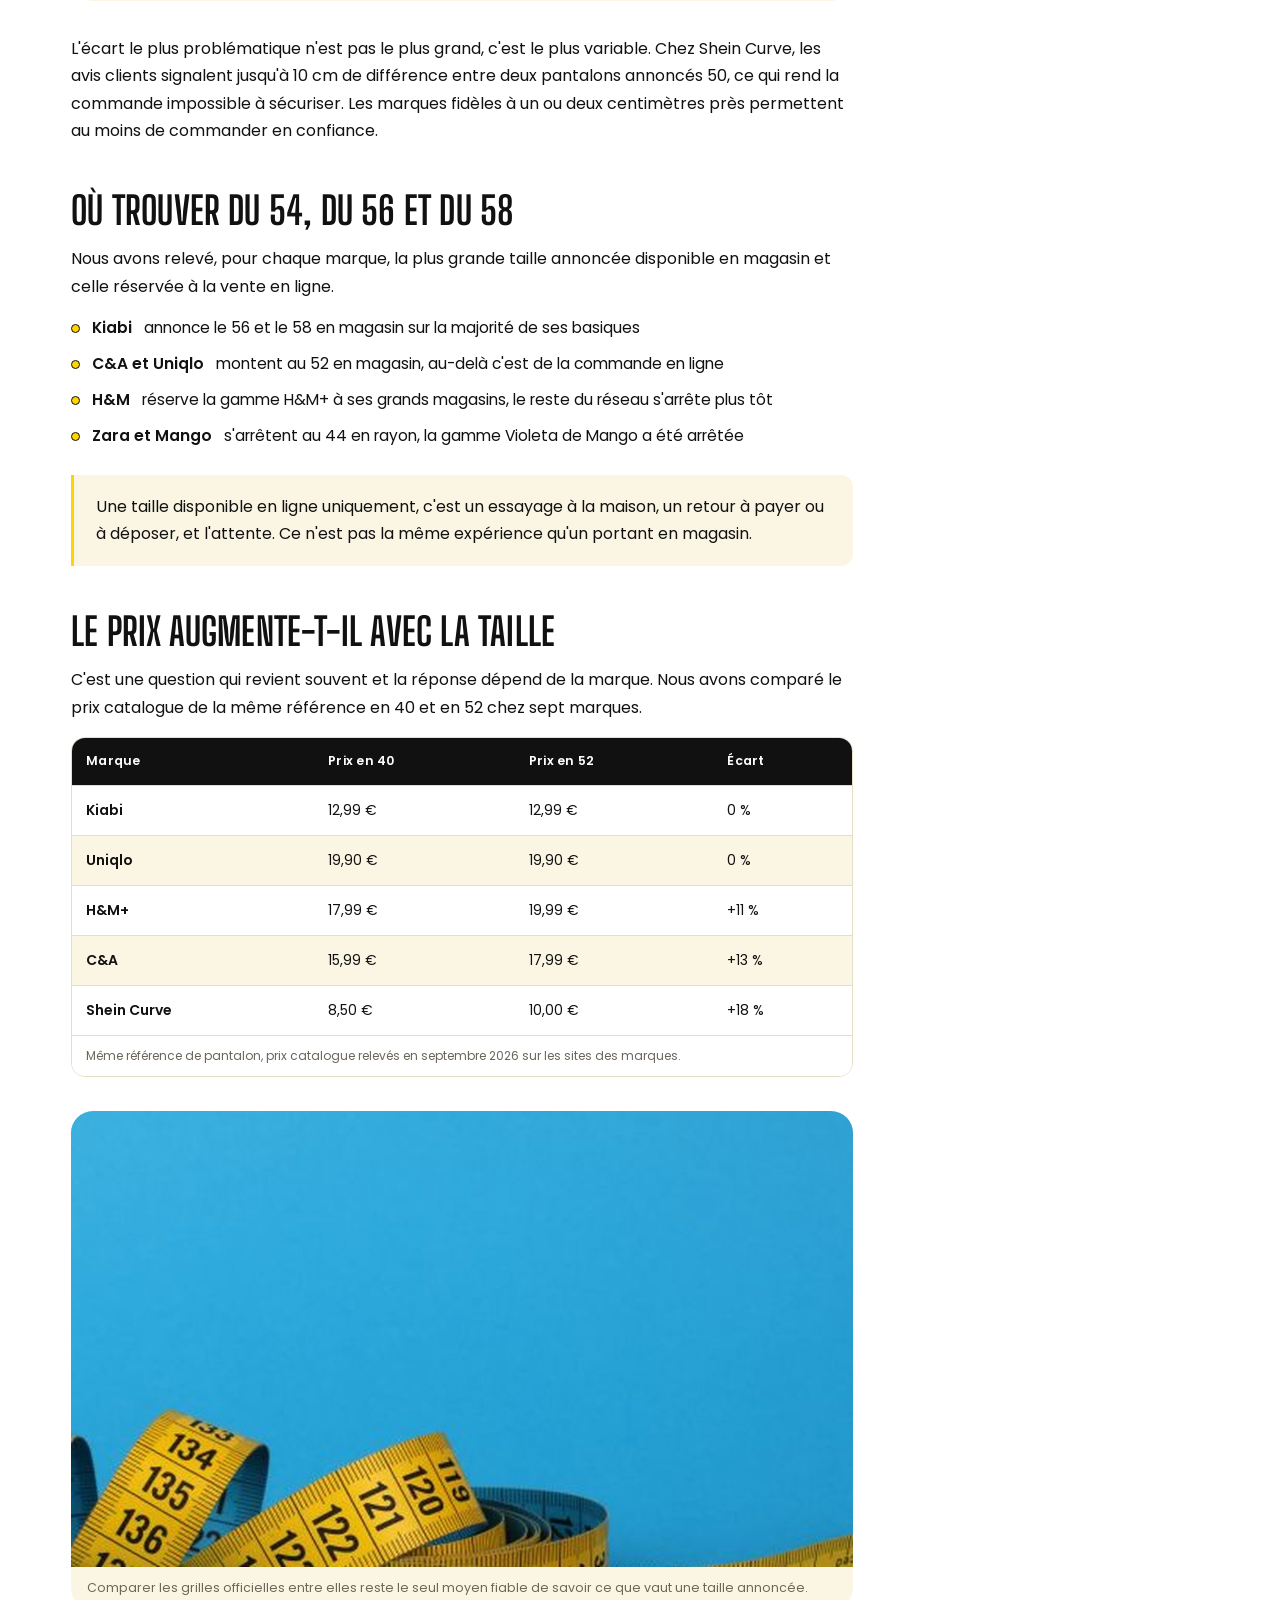
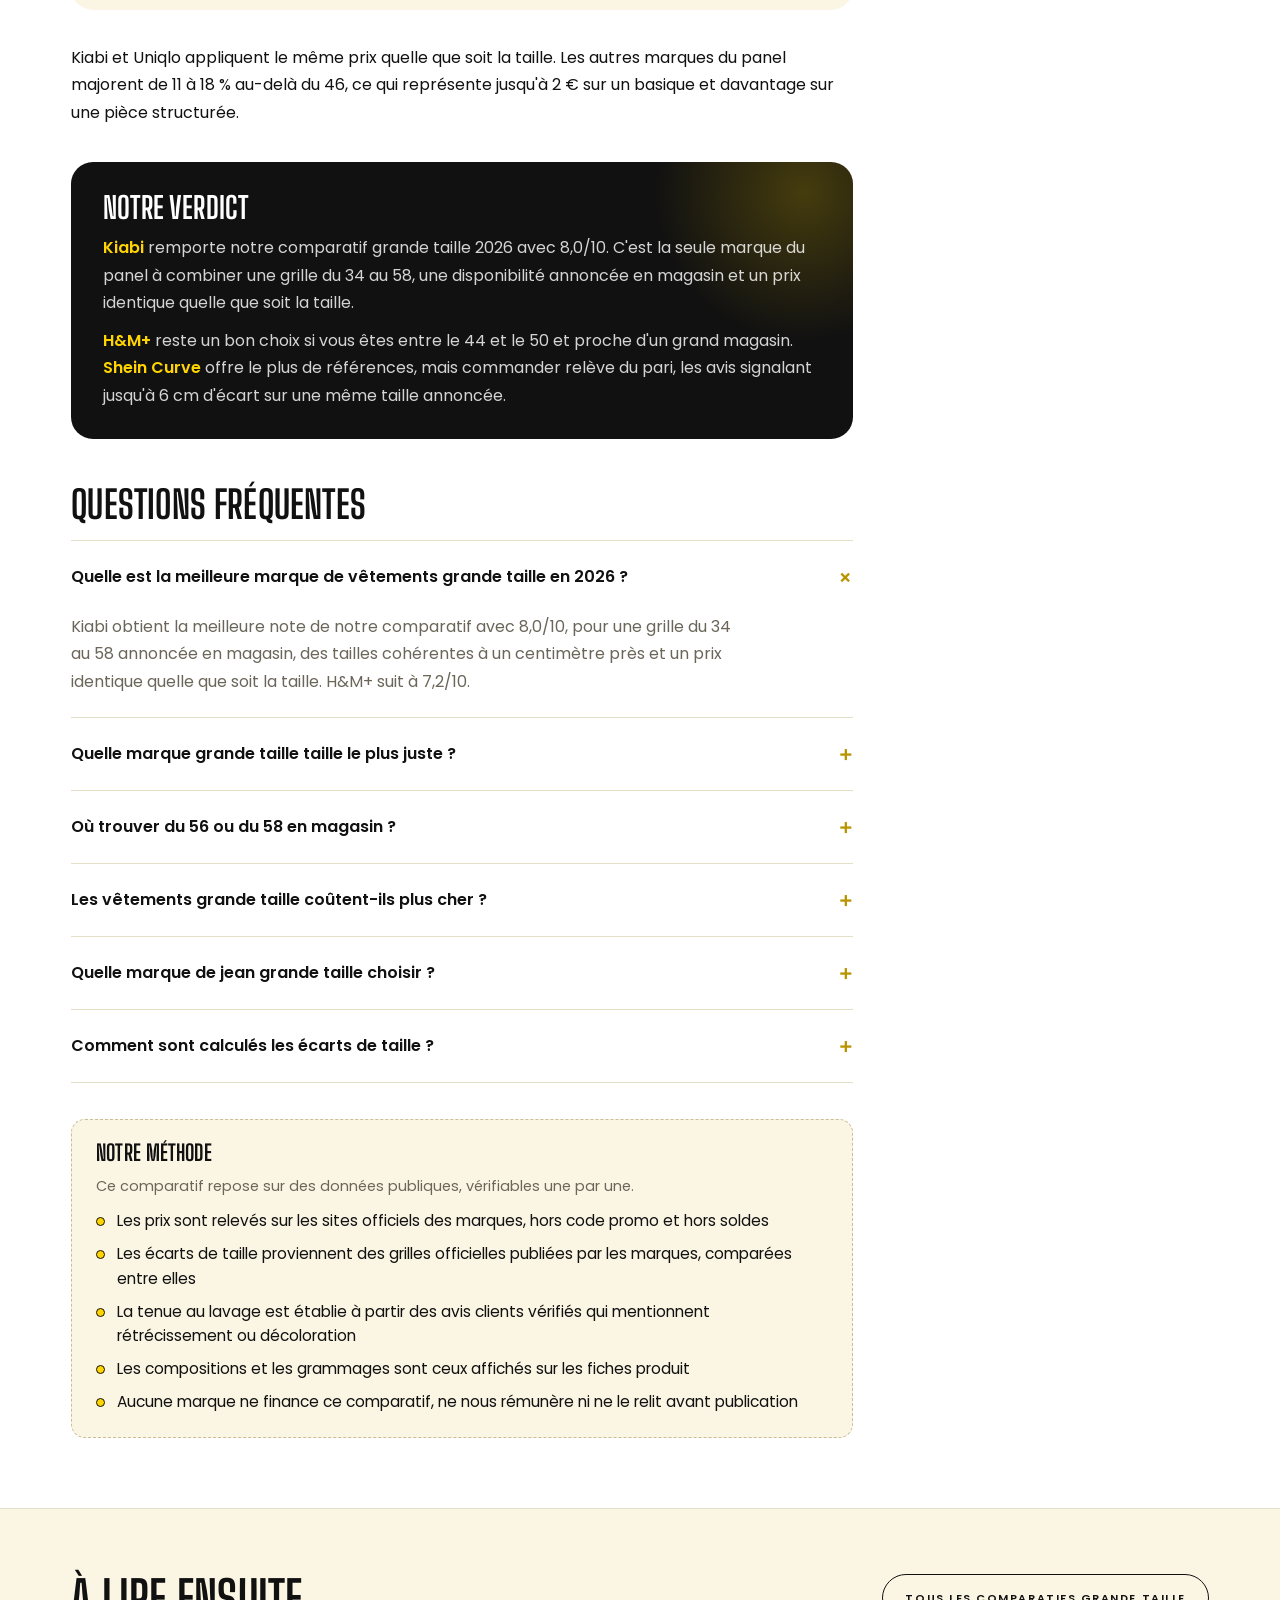
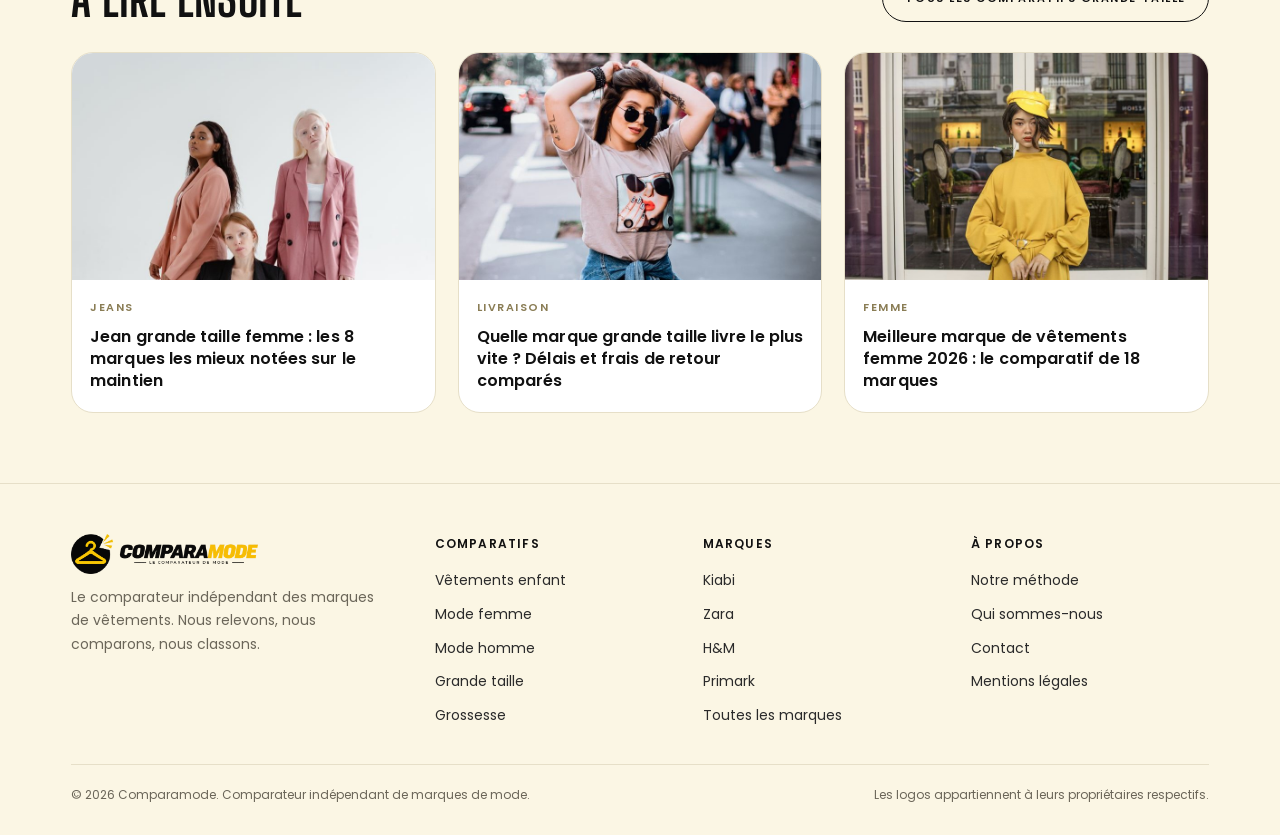
<file: grande-taille/meilleures-marques-grande-taille/index.html>
<!doctype html>
<html lang="fr">
<head>
<meta charset="utf-8">
<meta name="viewport" content="width=device-width, initial-scale=1">
<title>Meilleures marques grande taille 2026 : le comparatif des tailles réelles</title>
<meta name="description" content="Quelles marques grande taille taillent vraiment juste ? 11 grilles officielles du 44 au 58 comparées entre elles, 2 400 avis clients dépouillés et la disponibilité réelle relevée en magasin. Classement, écarts et verdict.">
<link rel="canonical" href="https://analytics-ds.github.io/comparamode/grande-taille/meilleures-marques-grande-taille/">
<meta property="og:type" content="article">
<meta property="og:title" content="Meilleures marques grande taille 2026 : le comparatif des tailles réelles">
<meta property="og:description" content="Quelles marques grande taille taillent vraiment juste ? 11 grilles officielles du 44 au 58 comparées entre elles, 2 400 avis clients dépouillés et la disponibilité réelle relevée en magasin. Classement, écarts et verdict.">
<link rel="preconnect" href="https://fonts.googleapis.com">
<link rel="preconnect" href="https://fonts.gstatic.com" crossorigin>
<link href="https://fonts.googleapis.com/css2?family=Big+Shoulders+Display:wght@600;700;800&family=Poppins:wght@300;400;500;600&display=swap" rel="stylesheet">
<link rel="icon" href="../../assets/logo/favicon.ico" sizes="any">
<link rel="icon" type="image/png" sizes="32x32" href="../../assets/logo/favicon-32.png">
<link rel="icon" type="image/png" sizes="192x192" href="../../assets/logo/favicon-192.png">
<link rel="apple-touch-icon" href="../../assets/logo/apple-touch-icon.png">
<meta name="theme-color" content="#FFD400">
<link rel="stylesheet" href="../../assets/css/site.css?v=7">
<script type="application/ld+json">{"@context": "https://schema.org", "@type": "Article", "headline": "Meilleures marques grande taille 2026 : le comparatif des tailles réelles", "description": "Quelles marques grande taille taillent vraiment juste ? 11 grilles officielles du 44 au 58 comparées entre elles, 2 400 avis clients dépouillés et la disponibilité réelle relevée en magasin. Classement, écarts et verdict.", "datePublished": "2026-09-05", "dateModified": "2026-09-05", "inLanguage": "fr-FR", "mainEntityOfPage": {"@type": "WebPage", "@id": "https://analytics-ds.github.io/comparamode/grande-taille/meilleures-marques-grande-taille/"}, "image": "https://analytics-ds.github.io/comparamode/assets/img/gt-6.jpg", "author": {"@type": "Organization", "name": "Comparamode", "url": "https://analytics-ds.github.io/comparamode"}, "publisher": {"@type": "Organization", "name": "Comparamode", "url": "https://analytics-ds.github.io/comparamode"}, "articleSection": "Grande taille"}</script>
<script type="application/ld+json">{"@context": "https://schema.org", "@type": "FAQPage", "mainEntity": [{"@type": "Question", "name": "Quelle est la meilleure marque de vêtements grande taille en 2026 ?", "acceptedAnswer": {"@type": "Answer", "text": "Kiabi obtient la meilleure note de notre comparatif avec 8,0/10, pour une grille du 34 au 58 annoncée en magasin, des tailles cohérentes à un centimètre près et un prix identique quelle que soit la taille. H&M+ suit à 7,2/10."}}, {"@type": "Question", "name": "Quelle marque grande taille taille le plus juste ?", "acceptedAnswer": {"@type": "Answer", "text": "Uniqlo avec 0,5 cm d'écart à la moyenne du panel, puis H&M+ et Kiabi avec 1 cm. Shein Curve est la plus imprévisible, de moins 4 à plus 6 cm sur une même taille annoncée."}}, {"@type": "Question", "name": "Où trouver du 56 ou du 58 en magasin ?", "acceptedAnswer": {"@type": "Answer", "text": "Kiabi annonce le 56 et le 58 en magasin sur ses basiques. Chez les autres marques du panel, au-delà du 52 il faut passer par la commande en ligne."}}, {"@type": "Question", "name": "Les vêtements grande taille coûtent-ils plus cher ?", "acceptedAnswer": {"@type": "Answer", "text": "Cela dépend de la marque. Kiabi et Uniqlo appliquent le même prix quelle que soit la taille. H&M+, C&A et Shein Curve majorent de 11 à 18 % au-delà du 46."}}, {"@type": "Question", "name": "Quelle marque de jean grande taille choisir ?", "acceptedAnswer": {"@type": "Answer", "text": "D'après les avis clients, les jeans Kiabi et H&M+ sont les moins critiqués sur le maintien du tour de taille après lavage. Les modèles très élastiques de Shein Curve sont souvent cités comme se détendant vite."}}, {"@type": "Question", "name": "Comment sont calculés les écarts de taille ?", "acceptedAnswer": {"@type": "Answer", "text": "Les écarts viennent des grilles officielles publiées par les marques, comparées entre elles au tour de taille et au tour de hanches pour une même taille annoncée, puis croisées avec les avis clients."}}]}</script>
<script type="application/ld+json">{"@context": "https://schema.org", "@type": "ItemList", "name": "Meilleures marques grande taille 2026 : le comparatif des tailles réelles", "itemListOrder": "https://schema.org/ItemListOrderDescending", "numberOfItems": 9, "itemListElement": [{"@type": "ListItem", "position": 1, "name": "Kiabi", "description": "Note 8,0/10. La grille la plus large."}, {"@type": "ListItem", "position": 2, "name": "H&M+", "description": "Note 7,2/10. La gamme dédiée."}, {"@type": "ListItem", "position": 3, "name": "Uniqlo", "description": "Note 7,0/10. La régularité."}, {"@type": "ListItem", "position": 4, "name": "C&A", "description": "Note 6,8/10. Les basiques."}, {"@type": "ListItem", "position": 5, "name": "Decathlon", "description": "Note 6,7/10. Le sport."}, {"@type": "ListItem", "position": 6, "name": "Shein Curve", "description": "Note 6,4/10. Le nombre de références."}, {"@type": "ListItem", "position": 7, "name": "Primark", "description": "Note 6,2/10. Le prix."}, {"@type": "ListItem", "position": 8, "name": "Zara", "description": "Note 5,9/10. Le style, s'il rentre."}, {"@type": "ListItem", "position": 9, "name": "Mango", "description": "Note 5,7/10. L'élégance, gamme rare."}]}</script>
<script type="application/ld+json">{"@context": "https://schema.org", "@type": "BreadcrumbList", "itemListElement": [{"@type": "ListItem", "position": 1, "name": "Accueil", "item": "https://analytics-ds.github.io/comparamode"}, {"@type": "ListItem", "position": 2, "name": "Grande taille", "item": "https://analytics-ds.github.io/comparamode/grande-taille/"}, {"@type": "ListItem", "position": 3, "name": "Meilleures marques grande taille 2026"}]}</script>
</head>
<body>

<header class="scrolled">
  <div class="wrap nav">
    <a class="logo" href="../../" aria-label="Comparamode, accueil"><img class="l-light" src="../../assets/logo/logo-light.png" alt="Comparamode" width="620" height="133"><img class="l-dark" src="../../assets/logo/logo.png" alt="" aria-hidden="true" width="620" height="133"></a>
    <ul class="menu">
      <li><a href="../../enfant/">Enfant</a></li>
      <li><a href="../../femme/">Femme</a></li>
      <li><a href="../../homme/">Homme</a></li>
      <li><a href="../../grande-taille/" style='text-decoration:underline;text-underline-offset:6px'>Grande taille</a></li>
      <li><a href="../../grossesse/">Grossesse</a></li>
    </ul>
    <div class="nav-actions">
      <a class="iconbtn" href="#" aria-label="Rechercher"><svg viewBox="0 0 24 24"><circle cx="11" cy="11" r="7"/><path d="M16 16l5 5"/></svg></a>
      <a class="btn btn-dark" href="../../#outil">Comparer 2 marques</a>
      <button class="burger" aria-label="Menu"><svg width="22" height="14" viewBox="0 0 22 14" fill="none" stroke="#111" stroke-width="1.7"><path d="M0 1h22M0 7h22M0 13h22"/></svg></button>
    </div>
  </div>
</header>

<section class="art-hero">
  <img src="../../assets/img/gt-6.jpg" alt="Deux femmes en tenue grande taille" width="1300" height="731" fetchpriority="high">
</section>

<section class="art-head">
  <div class="wrap">
    <div class="art-card">
      <nav class="crumbs" aria-label="Fil d'Ariane"><a href="../../">Accueil</a><i></i><a href="../../grande-taille/">Grande taille</a><i></i><span>Meilleures marques grande taille 2026</span></nav>
      <h1>Meilleures marques grande taille 2026</h1>
      <p class="art-lead">11 grilles de tailles officielles comparées, du 44 au 58, croisées avec 2 400 avis clients. Les écarts vont de moins 4 à plus 6 centimètres sur un même 50 annoncé.</p>
      <div class="art-meta">
        <span class="art-author"><span>C</span><b>La rédaction Comparamode</b></span>
        <span>Mis à jour le <b>5 septembre 2026</b></span>
        <span><b>11 min</b> de lecture</span>
        <span><b>11 marques</b> comparées</span>
      </div>
    </div>
  </div>
</section>

<section class="art-body">
  <div class="wrap art-cols">
    <article class="prose">
      
      <div class="brief">
        <h2>En bref</h2>
        <p class="answer">La meilleure marque grande taille en 2026 est <b>Kiabi</b> avec <b>8,0/10</b>, pour la grille la plus large du panel, jusqu'au 58 en magasin, et des tailles cohérentes à un centimètre près. <b>H&amp;M+</b> suit (7,2/10) avec la gamme dédiée la plus fournie. À l'inverse, <b>Shein</b> est la plus imprévisible, les avis signalant jusqu'à 6 cm d'écart sur une même taille annoncée.</p>
        <ul><li>Sur un 50 annoncé, le tour de taille indiqué varie de 88 à 98 cm selon la grille de la marque</li><li>Seules 4 marques du panel proposent le 56 et le 58 en magasin, pas seulement en ligne</li><li>Les tailles au-delà du 52 sont annoncées en ligne seulement par 6 marques du panel sur 11</li><li>Le prix au-delà du 46 augmente de 0 à 18 % selon la marque, pour la même pièce</li></ul>
      </div>

      <details class="toc">
        <summary>Sommaire de ce comparatif</summary>
        <ol><li><a href="#classement">Le classement des marques grande taille</a></li><li><a href="#tableau">Le tableau des écarts de taille réels</a></li><li><a href="#disponibilite">Où trouver du 54, du 56 et du 58</a></li><li><a href="#prix">Le prix augmente-t-il avec la taille</a></li></ol>
      </details>

      <h2 id="classement">Le classement des marques grande taille</h2><p>Sur cet univers, deux critères pèsent plus lourd que tout le reste, la largeur réelle de la grille et l'écart entre les tailles annoncées d'une marque à l'autre. Une marque qui s'arrête au 48 ne rend pas service, même avec de belles coupes.</p><div class="podium"><div class="pod first"><span class="rank">01</span><img src="../../assets/logos/kiabi.svg" alt="Kiabi"><b>La grille la plus large</b><span>Du 34 au 58, en magasin</span><span class="sc">8,0<span style="font-size:13px;opacity:.6">/10</span></span></div><div class="pod"><span class="rank">02</span><img src="../../assets/logos/hm.svg" alt="H&M+"><b>La gamme dédiée la plus fournie</b><span>Du 44 au 54</span><span class="sc">7,2<span style="font-size:13px;opacity:.6">/10</span></span></div><div class="pod"><span class="rank">03</span><img src="../../assets/logos/uniqlo.svg" alt="Uniqlo"><b>La plus régulière</b><span>Écart de 0,5 cm seulement</span><span class="sc">7,0<span style="font-size:13px;opacity:.6">/10</span></span></div></div><p>Kiabi arrive largement en tête. C'est la seule marque du panel à annoncer le 58 en magasin sur la majorité de ses basiques, et sa grille reste à un centimètre de la moyenne du panel. H&amp;M+ propose la gamme dédiée la plus complète mais s'arrête au 54, et au 50 en magasin.</p><h2 id="tableau">Le tableau des écarts de taille réels</h2><p>Nous avons repris la grille publiée par chaque marque et comparé, pour un même 50 annoncé, le tour de taille et le tour de hanches indiqués.</p><div class="table-wrap"><div class="table-scroll"><table><thead><tr><th>Marque</th><th>Note /10</th><th>Grille</th><th>Écart sur un 50</th><th>Dispo en magasin</th><th>Le point fort</th></tr></thead><tbody><tr><td class="brand">Kiabi<span class='badge'>Notre choix</span></td><td class="note best">8,0</td><td>34 au 58</td><td>+1 cm</td><td>Jusqu'au 58</td><td>La grille la plus large</td></tr><tr><td class="brand">H&amp;M+</td><td class="note">7,2</td><td>44 au 54</td><td>-1 cm</td><td>Jusqu'au 50</td><td>La gamme dédiée</td></tr><tr><td class="brand">Uniqlo</td><td class="note">7,0</td><td>34 au 52</td><td>+0,5 cm</td><td>Jusqu'au 52</td><td>La régularité</td></tr><tr><td class="brand">C&amp;A</td><td class="note">6,8</td><td>36 au 54</td><td>+2 cm</td><td>Jusqu'au 52</td><td>Les basiques</td></tr><tr><td class="brand">Decathlon</td><td class="note">6,7</td><td>34 au 52</td><td>+2,5 cm</td><td>Jusqu'au 50</td><td>Le sport</td></tr><tr><td class="brand">Shein Curve</td><td class="note">6,4</td><td>44 au 60</td><td>De -4 à +6 cm</td><td>En ligne seulement</td><td>Le nombre de références</td></tr><tr><td class="brand">Primark</td><td class="note">6,2</td><td>36 au 52</td><td>+3 cm</td><td>Jusqu'au 48</td><td>Le prix</td></tr><tr><td class="brand">Zara</td><td class="note">5,9</td><td>34 au 48</td><td>-3 cm</td><td>Jusqu'au 44</td><td>Le style, s'il rentre</td></tr><tr><td class="brand">Mango</td><td class="note">5,7</td><td>34 au 48</td><td>-2 cm</td><td>Jusqu'au 44</td><td>L'élégance, gamme rare</td></tr></tbody></table></div><div class="table-note">Écart au tour de taille sur un pantalon annoncé 50, calculé depuis les grilles officielles. Disponibilité d'après les fiches produit et les stocks affichés en septembre 2026.</div></div><figure><img src="../../assets/img/in-gt-1.jpg" alt="Détail de la ceinture et de la poche d'un jean" width="1200" height="700" loading="lazy"><figcaption>Sur un pantalon annoncé 50, le tour de taille indiqué varie de 88 à 98 cm selon la grille.</figcaption></figure><p>L'écart le plus problématique n'est pas le plus grand, c'est le plus variable. Chez Shein Curve, les avis clients signalent jusqu'à 10 cm de différence entre deux pantalons annoncés 50, ce qui rend la commande impossible à sécuriser. Les marques fidèles à un ou deux centimètres près permettent au moins de commander en confiance.</p><h2 id="disponibilite">Où trouver du 54, du 56 et du 58</h2><p>Nous avons relevé, pour chaque marque, la plus grande taille annoncée disponible en magasin et celle réservée à la vente en ligne.</p><ul><li><b>Kiabi</b> annonce le 56 et le 58 en magasin sur la majorité de ses basiques</li><li><b>C&amp;A et Uniqlo</b> montent au 52 en magasin, au-delà c'est de la commande en ligne</li><li><b>H&amp;M</b> réserve la gamme H&amp;M+ à ses grands magasins, le reste du réseau s'arrête plus tôt</li><li><b>Zara et Mango</b> s'arrêtent au 44 en rayon, la gamme Violeta de Mango a été arrêtée</li></ul><blockquote><p>Une taille disponible en ligne uniquement, c'est un essayage à la maison, un retour à payer ou à déposer, et l'attente. Ce n'est pas la même expérience qu'un portant en magasin.</p></blockquote><h2 id="prix">Le prix augmente-t-il avec la taille</h2><p>C'est une question qui revient souvent et la réponse dépend de la marque. Nous avons comparé le prix catalogue de la même référence en 40 et en 52 chez sept marques.</p><div class="table-wrap"><div class="table-scroll"><table><thead><tr><th>Marque</th><th>Prix en 40</th><th>Prix en 52</th><th>Écart</th></tr></thead><tbody><tr><td class="brand">Kiabi</td><td>12,99 €</td><td>12,99 €</td><td>0 %</td></tr><tr><td class="brand">Uniqlo</td><td>19,90 €</td><td>19,90 €</td><td>0 %</td></tr><tr><td class="brand">H&amp;M+</td><td>17,99 €</td><td>19,99 €</td><td>+11 %</td></tr><tr><td class="brand">C&amp;A</td><td>15,99 €</td><td>17,99 €</td><td>+13 %</td></tr><tr><td class="brand">Shein Curve</td><td>8,50 €</td><td>10,00 €</td><td>+18 %</td></tr></tbody></table></div><div class="table-note">Même référence de pantalon, prix catalogue relevés en septembre 2026 sur les sites des marques.</div></div><figure><img src="../../assets/img/in-gt-2.jpg" alt="Mètres rubans de couturière" width="1200" height="700" loading="lazy"><figcaption>Comparer les grilles officielles entre elles reste le seul moyen fiable de savoir ce que vaut une taille annoncée.</figcaption></figure><p>Kiabi et Uniqlo appliquent le même prix quelle que soit la taille. Les autres marques du panel majorent de 11 à 18 % au-delà du 46, ce qui représente jusqu'à 2 € sur un basique et davantage sur une pièce structurée.</p>

      <div class="verdict-box">
        <h2>Notre verdict</h2>
        <p><b>Kiabi</b> remporte notre comparatif grande taille 2026 avec 8,0/10. C'est la seule marque du panel à combiner une grille du 34 au 58, une disponibilité annoncée en magasin et un prix identique quelle que soit la taille.</p><p><b>H&amp;M+</b> reste un bon choix si vous êtes entre le 44 et le 50 et proche d'un grand magasin. <b>Shein Curve</b> offre le plus de références, mais commander relève du pari, les avis signalant jusqu'à 6 cm d'écart sur une même taille annoncée.</p>
      </div>

      <h2 id="faq">Questions fréquentes</h2>
      <div class="faq" style="padding:0"><details open><summary>Quelle est la meilleure marque de vêtements grande taille en 2026 ?</summary><p>Kiabi obtient la meilleure note de notre comparatif avec 8,0/10, pour une grille du 34 au 58 annoncée en magasin, des tailles cohérentes à un centimètre près et un prix identique quelle que soit la taille. H&amp;M+ suit à 7,2/10.</p></details><details><summary>Quelle marque grande taille taille le plus juste ?</summary><p>Uniqlo avec 0,5 cm d'écart à la moyenne du panel, puis H&amp;M+ et Kiabi avec 1 cm. Shein Curve est la plus imprévisible, de moins 4 à plus 6 cm sur une même taille annoncée.</p></details><details><summary>Où trouver du 56 ou du 58 en magasin ?</summary><p>Kiabi annonce le 56 et le 58 en magasin sur ses basiques. Chez les autres marques du panel, au-delà du 52 il faut passer par la commande en ligne.</p></details><details><summary>Les vêtements grande taille coûtent-ils plus cher ?</summary><p>Cela dépend de la marque. Kiabi et Uniqlo appliquent le même prix quelle que soit la taille. H&amp;M+, C&amp;A et Shein Curve majorent de 11 à 18 % au-delà du 46.</p></details><details><summary>Quelle marque de jean grande taille choisir ?</summary><p>D'après les avis clients, les jeans Kiabi et H&amp;M+ sont les moins critiqués sur le maintien du tour de taille après lavage. Les modèles très élastiques de Shein Curve sont souvent cités comme se détendant vite.</p></details><details><summary>Comment sont calculés les écarts de taille ?</summary><p>Les écarts viennent des grilles officielles publiées par les marques, comparées entre elles au tour de taille et au tour de hanches pour une même taille annoncée, puis croisées avec les avis clients.</p></details></div>

      <div class="method-box">
        <h2>Notre méthode</h2>
        <p>Ce comparatif repose sur des données publiques, vérifiables une par une.</p>
        <ul>
          <li>Les prix sont relevés sur les sites officiels des marques, hors code promo et hors soldes</li>
          <li>Les écarts de taille proviennent des grilles officielles publiées par les marques, comparées entre elles</li>
          <li>La tenue au lavage est établie à partir des avis clients vérifiés qui mentionnent rétrécissement ou décoloration</li>
          <li>Les compositions et les grammages sont ceux affichés sur les fiches produit</li>
          <li>Aucune marque ne finance ce comparatif, ne nous rémunère ni ne le relit avant publication</li>
        </ul>
      </div>
    </article>

    <aside class="aside">
      <div class="aside-card">
        <h3>Notre choix</h3>
        <div class="aside-win"><img src="../../assets/logos/kiabi.svg" alt="Kiabi"><b>8,0</b></div>
        <p>La grille la plus large. Du 34 au 58, en magasin.</p>
        <a class="btn btn-dark" href="../../#outil" style="width:100%;justify-content:center">Comparer 2 marques</a>
      </div>
      <div class="aside-card">
        <h3>Dans ce comparatif</h3>
        <div class="aside-links"><a href="#classement">Le classement des marques grande taille</a><a href="#tableau">Le tableau des écarts de taille réels</a><a href="#disponibilite">Où trouver du 54, du 56 et du 58</a><a href="#prix">Le prix augmente-t-il avec la taille</a><a href="#faq">Questions fréquentes</a></div>
      </div>
      <div class="aside-card dark">
        <h3>Newsletter</h3>
        <p>Le classement du mois et les nouveaux comparatifs, un email par semaine.</p>
        <a class="btn btn-yellow" href="../../#newsletter" style="width:100%;justify-content:center">Je m'inscris</a>
      </div>
    </aside>
  </div>
</section>

<section class="related">
  <div class="wrap">
    <div class="section-head"><h2>À lire ensuite</h2><a class="btn btn-ghost" href="../../grande-taille/">Tous les comparatifs grande taille</a></div>
    <div class="grid3"><a class="post big" href="../../grande-taille/"><img src="../../assets/img/gt-1.jpg" alt="" width="800" height="560" loading="lazy"><div class="post-body"><span class="eyebrow">Jeans</span><h3>Jean grande taille femme : les 8 marques les mieux notées sur le maintien</h3></div></a><a class="post big" href="../../grande-taille/"><img src="../../assets/img/gt-5.jpg" alt="" width="800" height="560" loading="lazy"><div class="post-body"><span class="eyebrow">Livraison</span><h3>Quelle marque grande taille livre le plus vite ? Délais et frais de retour comparés</h3></div></a><a class="post big" href="../../femme/"><img src="../../assets/img/fem-4.jpg" alt="" width="800" height="560" loading="lazy"><div class="post-body"><span class="eyebrow">Femme</span><h3>Meilleure marque de vêtements femme 2026 : le comparatif de 18 marques</h3></div></a></div>
  </div>
</section>

<footer>
  <div class="wrap">
    <div class="foot-grid">
      <div class="foot-brand"><a class="logo" href="../../" aria-label="Comparamode, accueil"><img src="../../assets/logo/logo.png" alt="Comparamode" width="620" height="133" loading="lazy"></a><p>Le comparateur indépendant des marques de vêtements. Nous relevons, nous comparons, nous classons.</p></div>
      <div><h4>Comparatifs</h4><ul><li><a href="../../enfant/">Vêtements enfant</a></li><li><a href="../../femme/">Mode femme</a></li><li><a href="../../homme/">Mode homme</a></li><li><a href="../../grande-taille/">Grande taille</a></li><li><a href="../../grossesse/">Grossesse</a></li></ul></div>
      <div><h4>Marques</h4><ul><li><a href="#">Kiabi</a></li><li><a href="#">Zara</a></li><li><a href="#">H&amp;M</a></li><li><a href="#">Primark</a></li><li><a href="../../#marques">Toutes les marques</a></li></ul></div>
      <div><h4>À propos</h4><ul><li><a href="../../#methode">Notre méthode</a></li><li><a href="#">Qui sommes-nous</a></li><li><a href="#">Contact</a></li><li><a href="#">Mentions légales</a></li></ul></div>
    </div>
    <div class="foot-bottom"><span>© 2026 Comparamode. Comparateur indépendant de marques de mode.</span><span>Les logos appartiennent à leurs propriétaires respectifs.</span></div>
  </div>
</footer>

<script src="../../assets/js/site.js?v=7"></script>
</body>
</html>
</file>
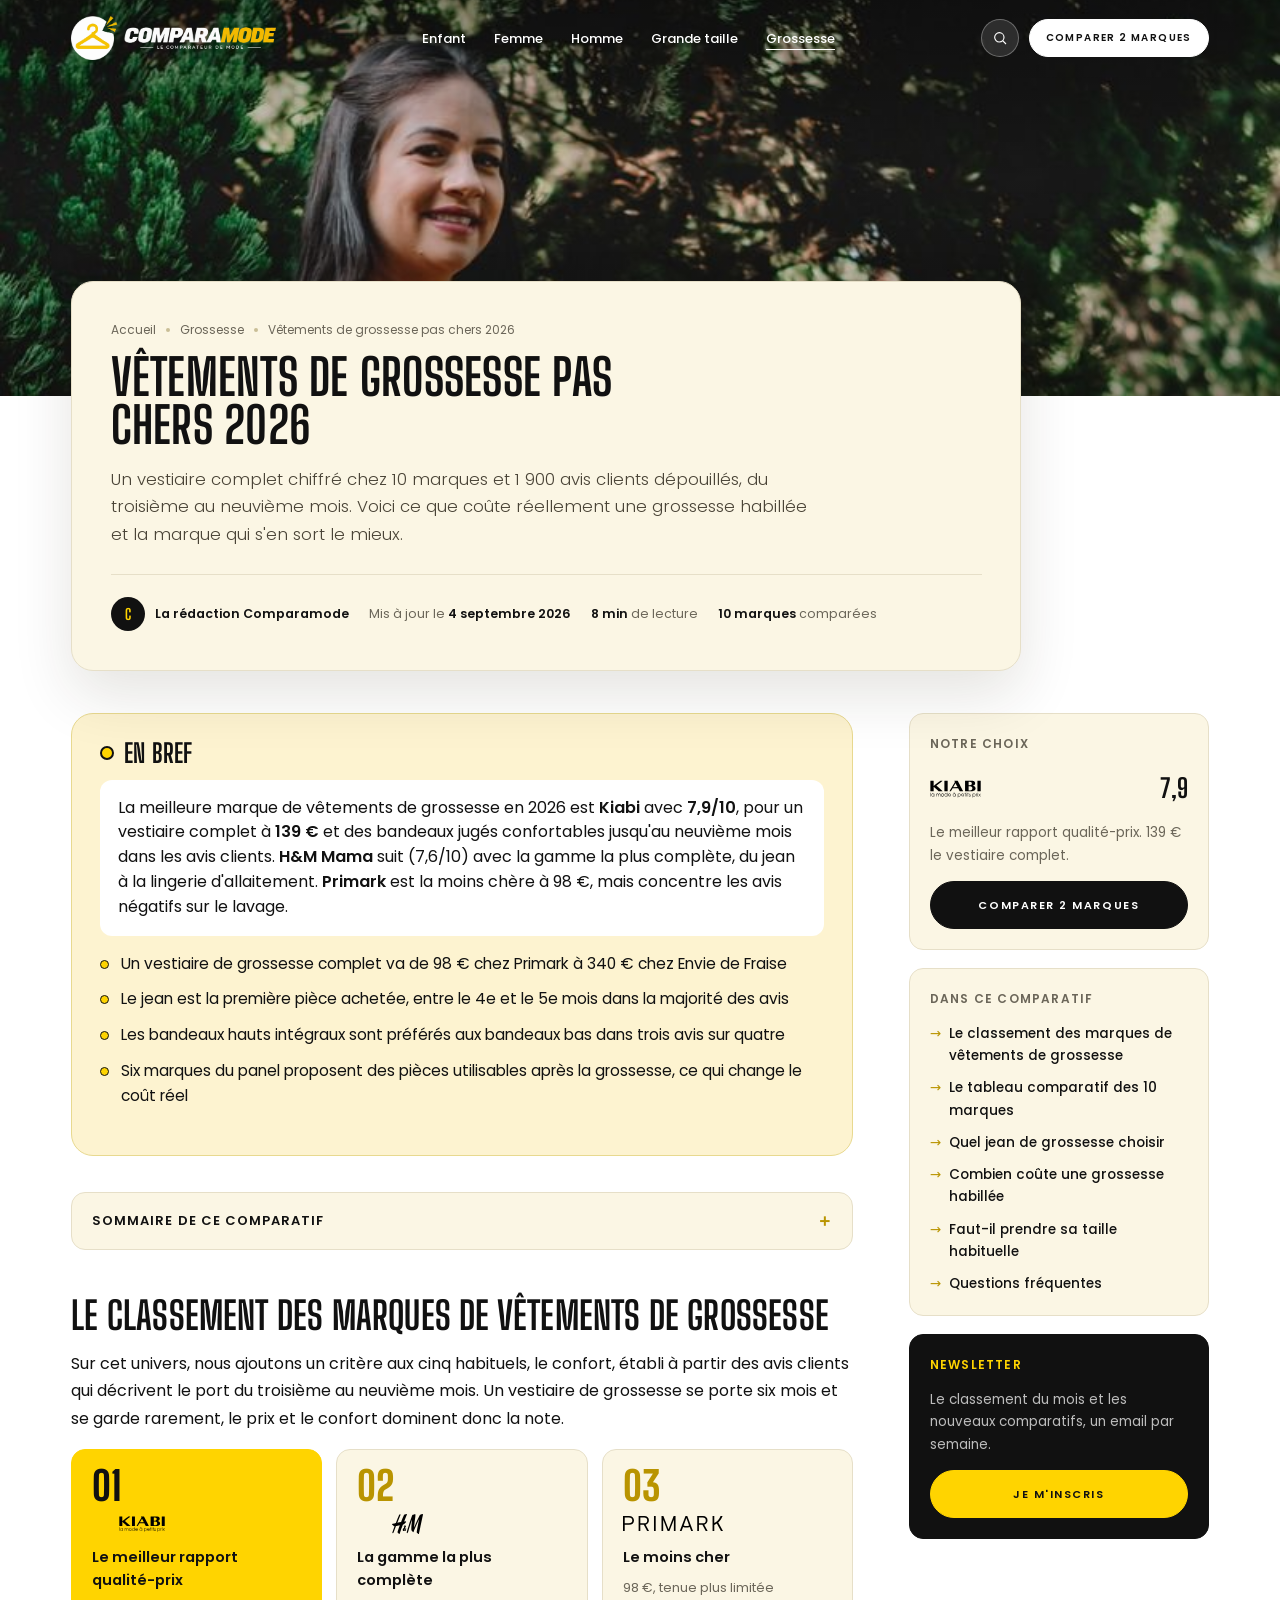
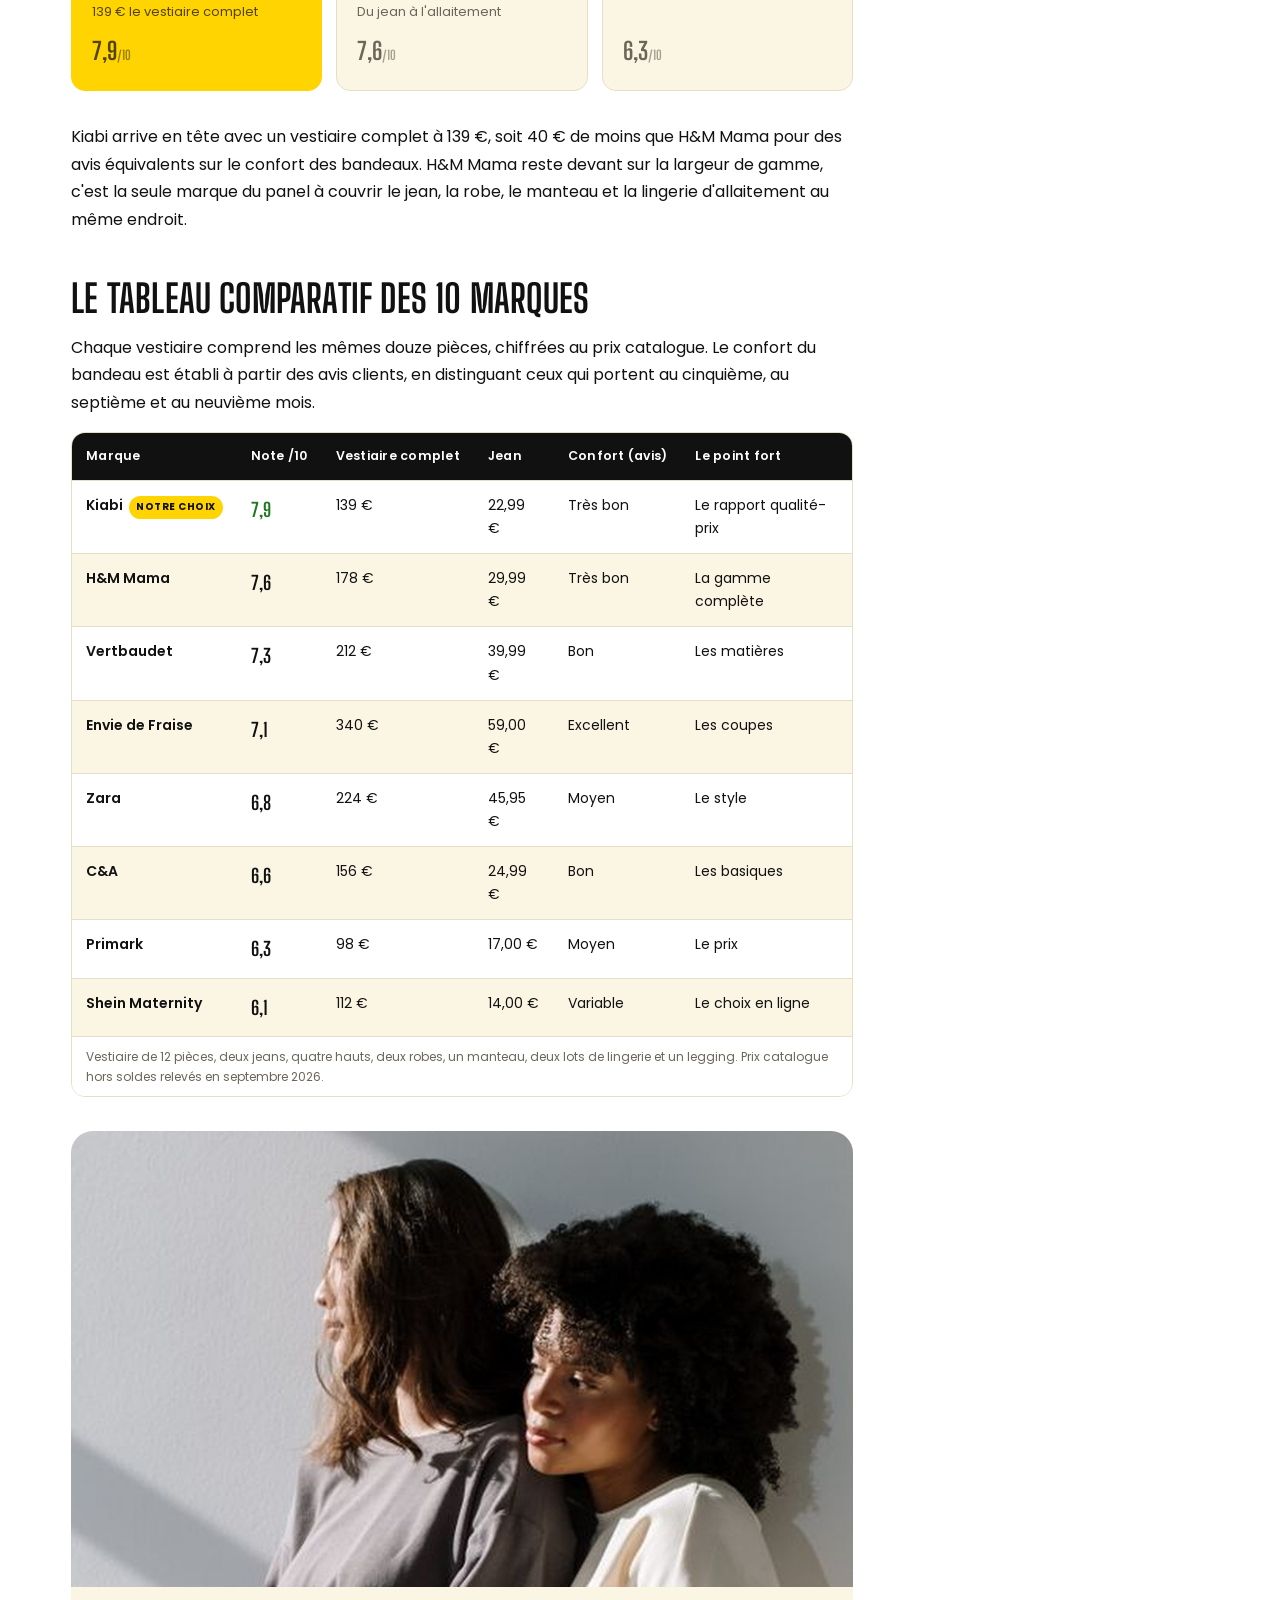
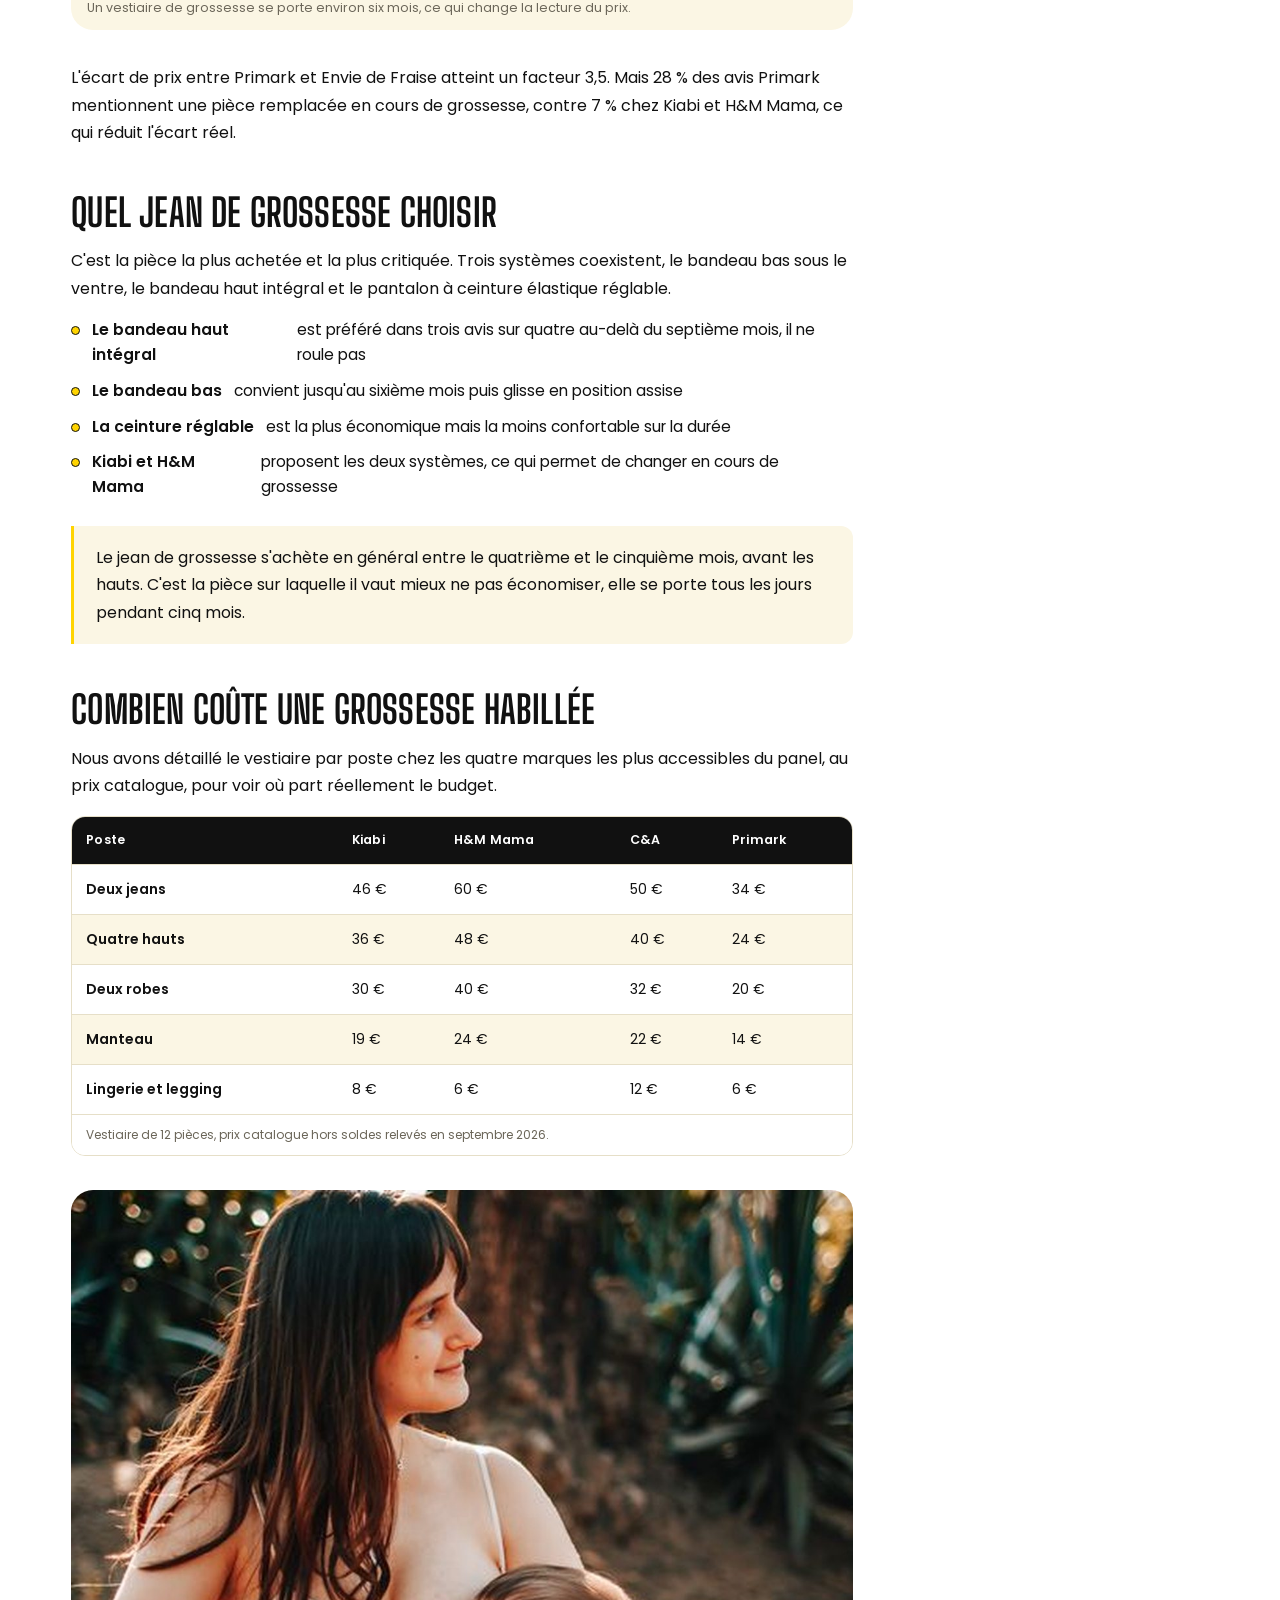
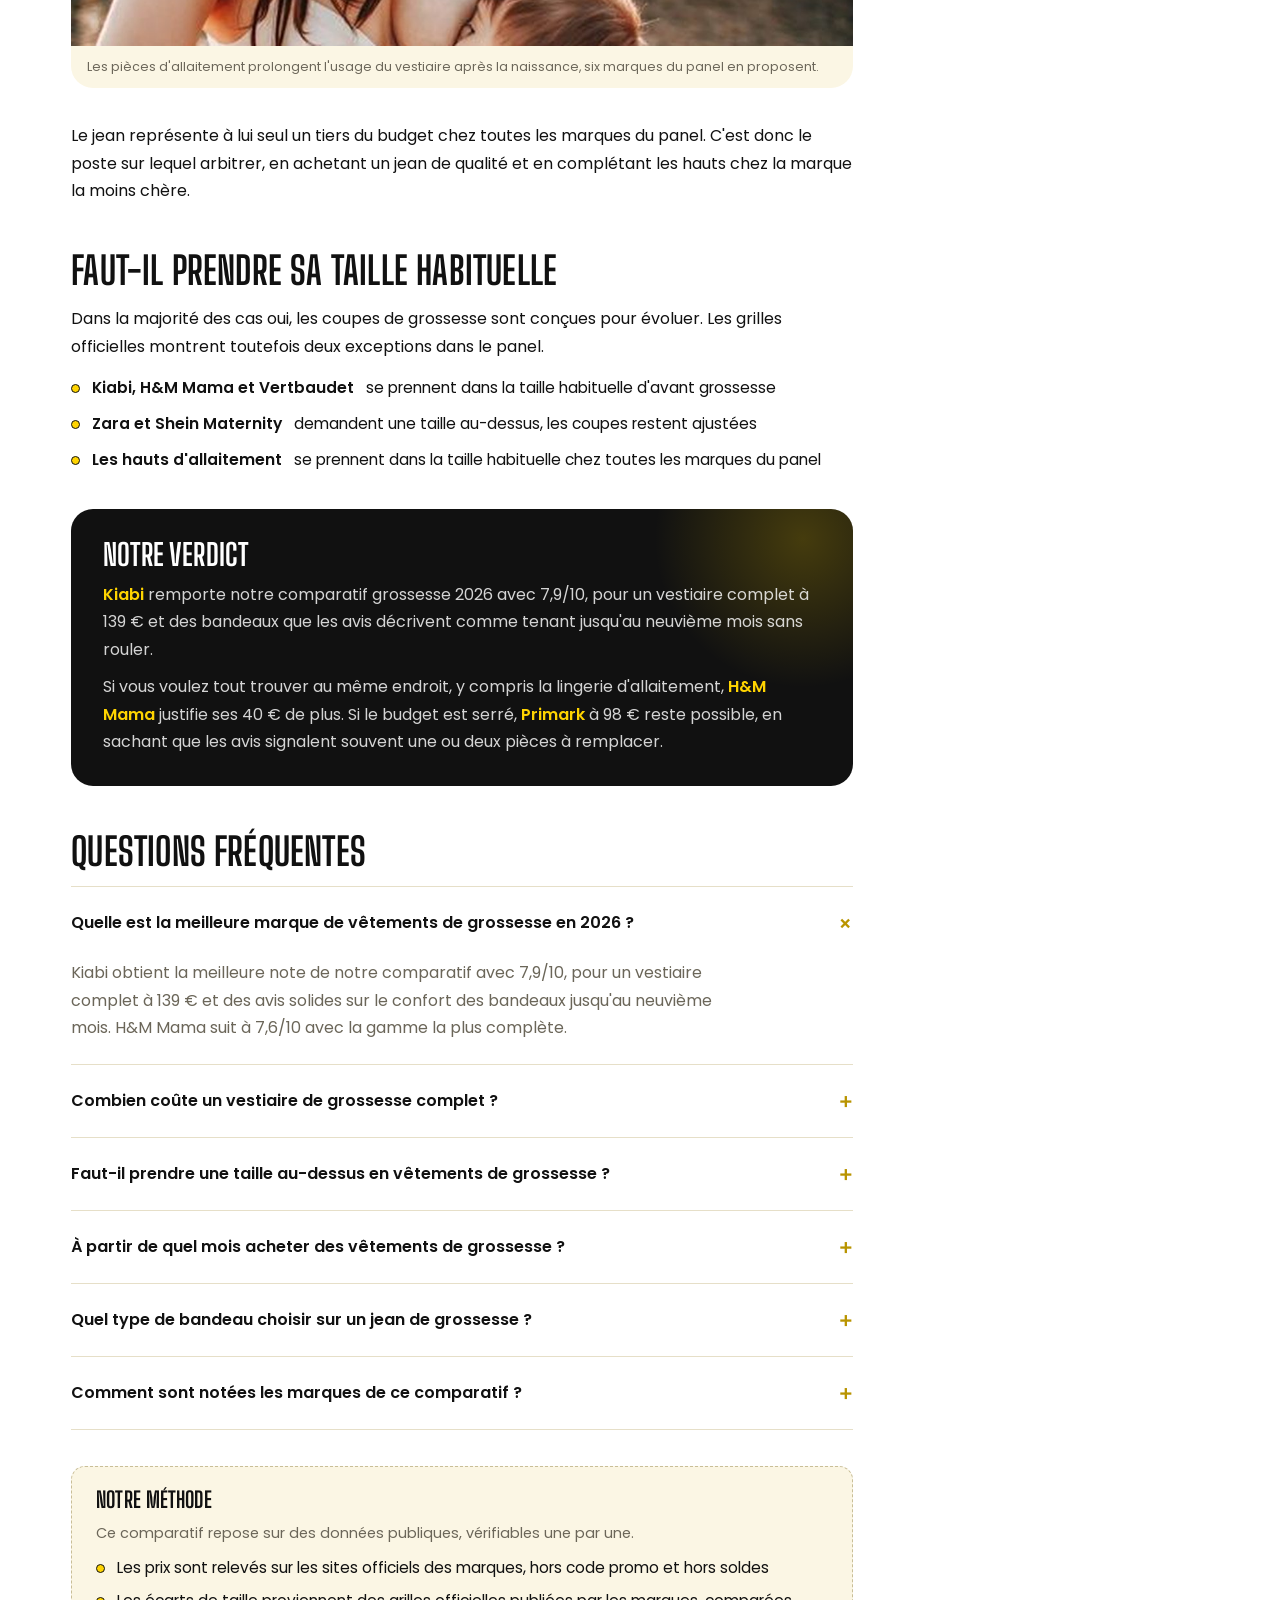
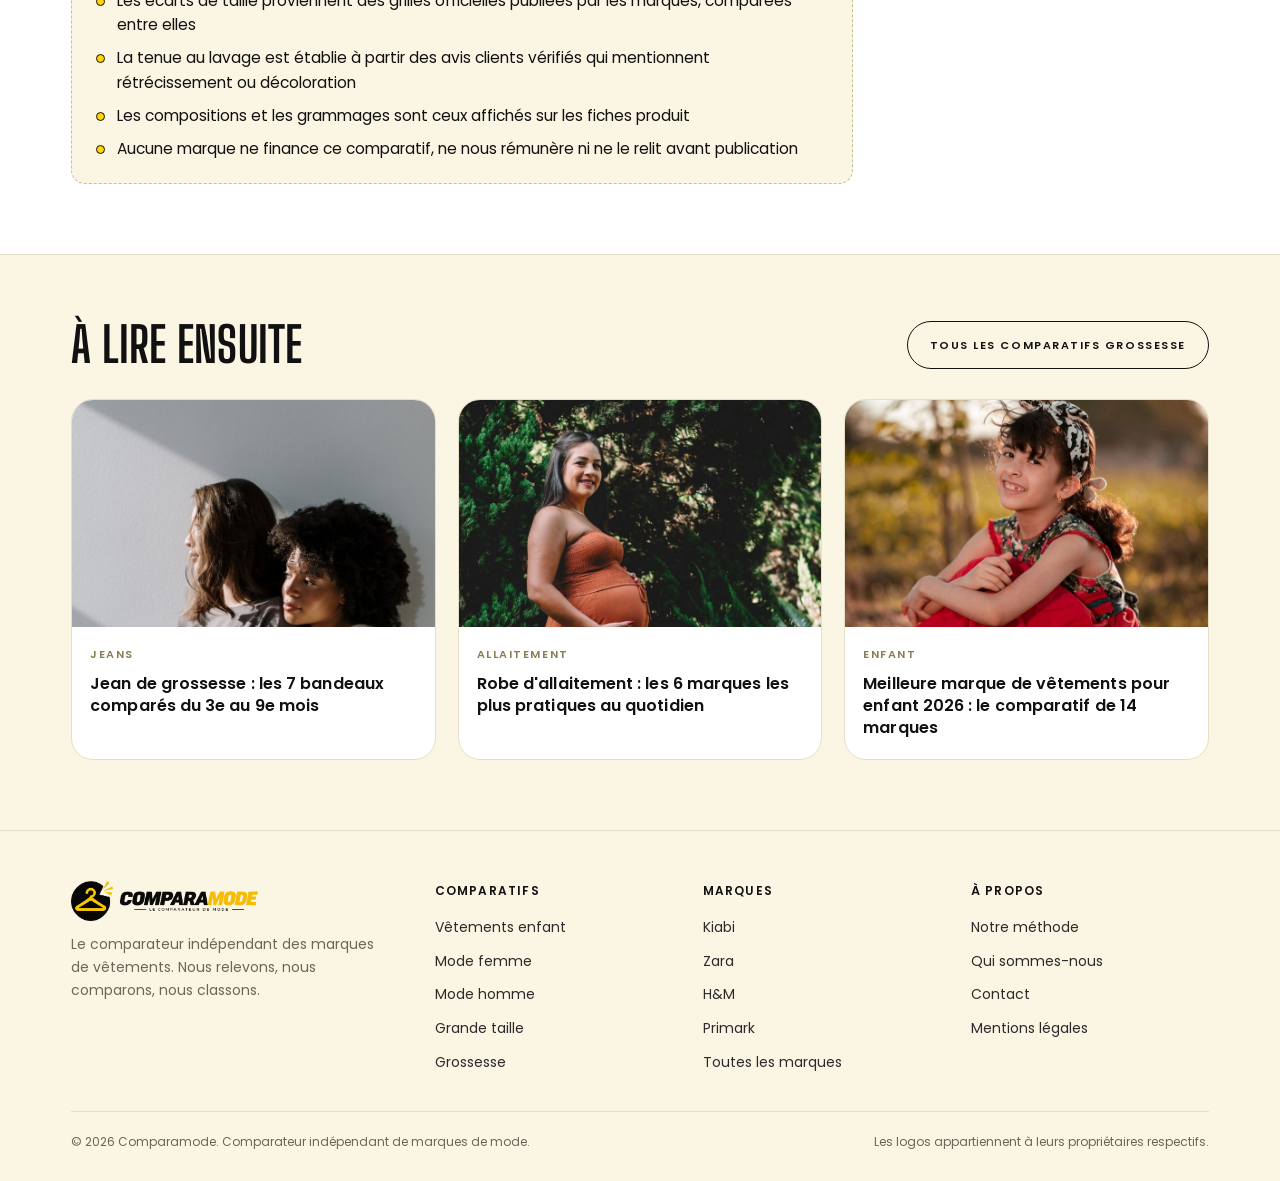
<file: grossesse/vetements-grossesse-pas-cher/index.html>
<!doctype html>
<html lang="fr">
<head>
<meta charset="utf-8">
<meta name="viewport" content="width=device-width, initial-scale=1">
<title>Vêtements de grossesse pas chers 2026 : le comparatif des 10 marques les moins chères</title>
<meta name="description" content="Quelle marque de vêtements de grossesse choisir en 2026 ? Un vestiaire complet chiffré chez 10 marques et 1 900 avis clients dépouillés, du 3e au 9e mois. Prix, confort et verdict.">
<link rel="canonical" href="https://analytics-ds.github.io/comparamode/grossesse/vetements-grossesse-pas-cher/">
<meta property="og:type" content="article">
<meta property="og:title" content="Vêtements de grossesse pas chers 2026 : le comparatif des 10 marques les moins chères">
<meta property="og:description" content="Quelle marque de vêtements de grossesse choisir en 2026 ? Un vestiaire complet chiffré chez 10 marques et 1 900 avis clients dépouillés, du 3e au 9e mois. Prix, confort et verdict.">
<link rel="preconnect" href="https://fonts.googleapis.com">
<link rel="preconnect" href="https://fonts.gstatic.com" crossorigin>
<link href="https://fonts.googleapis.com/css2?family=Big+Shoulders+Display:wght@600;700;800&family=Poppins:wght@300;400;500;600&display=swap" rel="stylesheet">
<link rel="icon" href="../../assets/logo/favicon.ico" sizes="any">
<link rel="icon" type="image/png" sizes="32x32" href="../../assets/logo/favicon-32.png">
<link rel="icon" type="image/png" sizes="192x192" href="../../assets/logo/favicon-192.png">
<link rel="apple-touch-icon" href="../../assets/logo/apple-touch-icon.png">
<meta name="theme-color" content="#FFD400">
<link rel="stylesheet" href="../../assets/css/site.css?v=7">
<script type="application/ld+json">{"@context": "https://schema.org", "@type": "Article", "headline": "Vêtements de grossesse pas chers 2026 : le comparatif des 10 marques les moins chères", "description": "Quelle marque de vêtements de grossesse choisir en 2026 ? Un vestiaire complet chiffré chez 10 marques et 1 900 avis clients dépouillés, du 3e au 9e mois. Prix, confort et verdict.", "datePublished": "2026-09-04", "dateModified": "2026-09-04", "inLanguage": "fr-FR", "mainEntityOfPage": {"@type": "WebPage", "@id": "https://analytics-ds.github.io/comparamode/grossesse/vetements-grossesse-pas-cher/"}, "image": "https://analytics-ds.github.io/comparamode/assets/img/art-4.jpg", "author": {"@type": "Organization", "name": "Comparamode", "url": "https://analytics-ds.github.io/comparamode"}, "publisher": {"@type": "Organization", "name": "Comparamode", "url": "https://analytics-ds.github.io/comparamode"}, "articleSection": "Grossesse"}</script>
<script type="application/ld+json">{"@context": "https://schema.org", "@type": "FAQPage", "mainEntity": [{"@type": "Question", "name": "Quelle est la meilleure marque de vêtements de grossesse en 2026 ?", "acceptedAnswer": {"@type": "Answer", "text": "Kiabi obtient la meilleure note de notre comparatif avec 7,9/10, pour un vestiaire complet à 139 € et des avis solides sur le confort des bandeaux jusqu'au neuvième mois. H&M Mama suit à 7,6/10 avec la gamme la plus complète."}}, {"@type": "Question", "name": "Combien coûte un vestiaire de grossesse complet ?", "acceptedAnswer": {"@type": "Answer", "text": "De 98 € chez Primark à 340 € chez Envie de Fraise pour douze pièces. Kiabi se situe à 139 € et H&M Mama à 178 €. Le jean représente environ un tiers du budget quelle que soit la marque."}}, {"@type": "Question", "name": "Faut-il prendre une taille au-dessus en vêtements de grossesse ?", "acceptedAnswer": {"@type": "Answer", "text": "Chez Kiabi, H&M Mama et Vertbaudet, la grille officielle part de la taille habituelle d'avant grossesse, les coupes étant prévues pour évoluer. Chez Zara et Shein Maternity, une taille au-dessus est plus sûre."}}, {"@type": "Question", "name": "À partir de quel mois acheter des vêtements de grossesse ?", "acceptedAnswer": {"@type": "Answer", "text": "La majorité des avis situent l'achat du premier jean de grossesse entre le quatrième et le cinquième mois, puis les hauts un mois plus tard."}}, {"@type": "Question", "name": "Quel type de bandeau choisir sur un jean de grossesse ?", "acceptedAnswer": {"@type": "Answer", "text": "Le bandeau haut intégral est préféré dans trois avis sur quatre au-delà du septième mois, parce qu'il ne roule pas en position assise. Le bandeau bas convient jusqu'au sixième mois."}}, {"@type": "Question", "name": "Comment sont notées les marques de ce comparatif ?", "acceptedAnswer": {"@type": "Answer", "text": "Aux cinq critères habituels, prix, qualité, tailles, livraison et note globale, nous ajoutons le confort, établi à partir des avis clients au cinquième, au septième et au neuvième mois."}}]}</script>
<script type="application/ld+json">{"@context": "https://schema.org", "@type": "ItemList", "name": "Vêtements de grossesse pas chers 2026 : le comparatif des 10 marques les moins chères", "itemListOrder": "https://schema.org/ItemListOrderDescending", "numberOfItems": 8, "itemListElement": [{"@type": "ListItem", "position": 1, "name": "Kiabi", "description": "Note 7,9/10. Le rapport qualité-prix."}, {"@type": "ListItem", "position": 2, "name": "H&M Mama", "description": "Note 7,6/10. La gamme complète."}, {"@type": "ListItem", "position": 3, "name": "Vertbaudet", "description": "Note 7,3/10. Les matières."}, {"@type": "ListItem", "position": 4, "name": "Envie de Fraise", "description": "Note 7,1/10. Les coupes."}, {"@type": "ListItem", "position": 5, "name": "Zara", "description": "Note 6,8/10. Le style."}, {"@type": "ListItem", "position": 6, "name": "C&A", "description": "Note 6,6/10. Les basiques."}, {"@type": "ListItem", "position": 7, "name": "Primark", "description": "Note 6,3/10. Le prix."}, {"@type": "ListItem", "position": 8, "name": "Shein Maternity", "description": "Note 6,1/10. Le choix en ligne."}]}</script>
<script type="application/ld+json">{"@context": "https://schema.org", "@type": "BreadcrumbList", "itemListElement": [{"@type": "ListItem", "position": 1, "name": "Accueil", "item": "https://analytics-ds.github.io/comparamode"}, {"@type": "ListItem", "position": 2, "name": "Grossesse", "item": "https://analytics-ds.github.io/comparamode/grossesse/"}, {"@type": "ListItem", "position": 3, "name": "Vêtements de grossesse pas chers 2026"}]}</script>
</head>
<body>

<header class="scrolled">
  <div class="wrap nav">
    <a class="logo" href="../../" aria-label="Comparamode, accueil"><img class="l-light" src="../../assets/logo/logo-light.png" alt="Comparamode" width="620" height="133"><img class="l-dark" src="../../assets/logo/logo.png" alt="" aria-hidden="true" width="620" height="133"></a>
    <ul class="menu">
      <li><a href="../../enfant/">Enfant</a></li>
      <li><a href="../../femme/">Femme</a></li>
      <li><a href="../../homme/">Homme</a></li>
      <li><a href="../../grande-taille/">Grande taille</a></li>
      <li><a href="../../grossesse/" style='text-decoration:underline;text-underline-offset:6px'>Grossesse</a></li>
    </ul>
    <div class="nav-actions">
      <a class="iconbtn" href="#" aria-label="Rechercher"><svg viewBox="0 0 24 24"><circle cx="11" cy="11" r="7"/><path d="M16 16l5 5"/></svg></a>
      <a class="btn btn-dark" href="../../#outil">Comparer 2 marques</a>
      <button class="burger" aria-label="Menu"><svg width="22" height="14" viewBox="0 0 22 14" fill="none" stroke="#111" stroke-width="1.7"><path d="M0 1h22M0 7h22M0 13h22"/></svg></button>
    </div>
  </div>
</header>

<section class="art-hero">
  <img src="../../assets/img/art-4.jpg" alt="Femme enceinte en robe" width="1300" height="731" fetchpriority="high">
</section>

<section class="art-head">
  <div class="wrap">
    <div class="art-card">
      <nav class="crumbs" aria-label="Fil d'Ariane"><a href="../../">Accueil</a><i></i><a href="../../grossesse/">Grossesse</a><i></i><span>Vêtements de grossesse pas chers 2026</span></nav>
      <h1>Vêtements de grossesse pas chers 2026</h1>
      <p class="art-lead">Un vestiaire complet chiffré chez 10 marques et 1 900 avis clients dépouillés, du troisième au neuvième mois. Voici ce que coûte réellement une grossesse habillée et la marque qui s'en sort le mieux.</p>
      <div class="art-meta">
        <span class="art-author"><span>C</span><b>La rédaction Comparamode</b></span>
        <span>Mis à jour le <b>4 septembre 2026</b></span>
        <span><b>8 min</b> de lecture</span>
        <span><b>10 marques</b> comparées</span>
      </div>
    </div>
  </div>
</section>

<section class="art-body">
  <div class="wrap art-cols">
    <article class="prose">
      
      <div class="brief">
        <h2>En bref</h2>
        <p class="answer">La meilleure marque de vêtements de grossesse en 2026 est <b>Kiabi</b> avec <b>7,9/10</b>, pour un vestiaire complet à <b>139 €</b> et des bandeaux jugés confortables jusqu'au neuvième mois dans les avis clients. <b>H&amp;M Mama</b> suit (7,6/10) avec la gamme la plus complète, du jean à la lingerie d'allaitement. <b>Primark</b> est la moins chère à 98 €, mais concentre les avis négatifs sur le lavage.</p>
        <ul><li>Un vestiaire de grossesse complet va de 98 € chez Primark à 340 € chez Envie de Fraise</li><li>Le jean est la première pièce achetée, entre le 4e et le 5e mois dans la majorité des avis</li><li>Les bandeaux hauts intégraux sont préférés aux bandeaux bas dans trois avis sur quatre</li><li>Six marques du panel proposent des pièces utilisables après la grossesse, ce qui change le coût réel</li></ul>
      </div>

      <details class="toc">
        <summary>Sommaire de ce comparatif</summary>
        <ol><li><a href="#classement">Le classement des marques de vêtements de grossesse</a></li><li><a href="#tableau">Le tableau comparatif des 10 marques</a></li><li><a href="#jean">Quel jean de grossesse choisir</a></li><li><a href="#budget">Combien coûte une grossesse habillée</a></li><li><a href="#tailles">Faut-il prendre sa taille habituelle</a></li></ol>
      </details>

      <h2 id="classement">Le classement des marques de vêtements de grossesse</h2><p>Sur cet univers, nous ajoutons un critère aux cinq habituels, le confort, établi à partir des avis clients qui décrivent le port du troisième au neuvième mois. Un vestiaire de grossesse se porte six mois et se garde rarement, le prix et le confort dominent donc la note.</p><div class="podium"><div class="pod first"><span class="rank">01</span><img src="../../assets/logos/kiabi.svg" alt="Kiabi"><b>Le meilleur rapport qualité-prix</b><span>139 € le vestiaire complet</span><span class="sc">7,9<span style="font-size:13px;opacity:.6">/10</span></span></div><div class="pod"><span class="rank">02</span><img src="../../assets/logos/hm.svg" alt="H&M Mama"><b>La gamme la plus complète</b><span>Du jean à l'allaitement</span><span class="sc">7,6<span style="font-size:13px;opacity:.6">/10</span></span></div><div class="pod"><span class="rank">03</span><img src="../../assets/logos/primark.svg" alt="Primark"><b>Le moins cher</b><span>98 €, tenue plus limitée</span><span class="sc">6,3<span style="font-size:13px;opacity:.6">/10</span></span></div></div><p>Kiabi arrive en tête avec un vestiaire complet à 139 €, soit 40 € de moins que H&amp;M Mama pour des avis équivalents sur le confort des bandeaux. H&amp;M Mama reste devant sur la largeur de gamme, c'est la seule marque du panel à couvrir le jean, la robe, le manteau et la lingerie d'allaitement au même endroit.</p><h2 id="tableau">Le tableau comparatif des 10 marques</h2><p>Chaque vestiaire comprend les mêmes douze pièces, chiffrées au prix catalogue. Le confort du bandeau est établi à partir des avis clients, en distinguant ceux qui portent au cinquième, au septième et au neuvième mois.</p><div class="table-wrap"><div class="table-scroll"><table><thead><tr><th>Marque</th><th>Note /10</th><th>Vestiaire complet</th><th>Jean</th><th>Confort (avis)</th><th>Le point fort</th></tr></thead><tbody><tr><td class="brand">Kiabi<span class='badge'>Notre choix</span></td><td class="note best">7,9</td><td>139 €</td><td>22,99 €</td><td>Très bon</td><td>Le rapport qualité-prix</td></tr><tr><td class="brand">H&amp;M Mama</td><td class="note">7,6</td><td>178 €</td><td>29,99 €</td><td>Très bon</td><td>La gamme complète</td></tr><tr><td class="brand">Vertbaudet</td><td class="note">7,3</td><td>212 €</td><td>39,99 €</td><td>Bon</td><td>Les matières</td></tr><tr><td class="brand">Envie de Fraise</td><td class="note">7,1</td><td>340 €</td><td>59,00 €</td><td>Excellent</td><td>Les coupes</td></tr><tr><td class="brand">Zara</td><td class="note">6,8</td><td>224 €</td><td>45,95 €</td><td>Moyen</td><td>Le style</td></tr><tr><td class="brand">C&amp;A</td><td class="note">6,6</td><td>156 €</td><td>24,99 €</td><td>Bon</td><td>Les basiques</td></tr><tr><td class="brand">Primark</td><td class="note">6,3</td><td>98 €</td><td>17,00 €</td><td>Moyen</td><td>Le prix</td></tr><tr><td class="brand">Shein Maternity</td><td class="note">6,1</td><td>112 €</td><td>14,00 €</td><td>Variable</td><td>Le choix en ligne</td></tr></tbody></table></div><div class="table-note">Vestiaire de 12 pièces, deux jeans, quatre hauts, deux robes, un manteau, deux lots de lingerie et un legging. Prix catalogue hors soldes relevés en septembre 2026.</div></div><figure><img src="../../assets/img/in-gross-1.jpg" alt="Deux femmes enceintes de profil" width="1200" height="700" loading="lazy"><figcaption>Un vestiaire de grossesse se porte environ six mois, ce qui change la lecture du prix.</figcaption></figure><p>L'écart de prix entre Primark et Envie de Fraise atteint un facteur 3,5. Mais 28 % des avis Primark mentionnent une pièce remplacée en cours de grossesse, contre 7 % chez Kiabi et H&amp;M Mama, ce qui réduit l'écart réel.</p><h2 id="jean">Quel jean de grossesse choisir</h2><p>C'est la pièce la plus achetée et la plus critiquée. Trois systèmes coexistent, le bandeau bas sous le ventre, le bandeau haut intégral et le pantalon à ceinture élastique réglable.</p><ul><li><b>Le bandeau haut intégral</b> est préféré dans trois avis sur quatre au-delà du septième mois, il ne roule pas</li><li><b>Le bandeau bas</b> convient jusqu'au sixième mois puis glisse en position assise</li><li><b>La ceinture réglable</b> est la plus économique mais la moins confortable sur la durée</li><li><b>Kiabi et H&amp;M Mama</b> proposent les deux systèmes, ce qui permet de changer en cours de grossesse</li></ul><blockquote><p>Le jean de grossesse s'achète en général entre le quatrième et le cinquième mois, avant les hauts. C'est la pièce sur laquelle il vaut mieux ne pas économiser, elle se porte tous les jours pendant cinq mois.</p></blockquote><h2 id="budget">Combien coûte une grossesse habillée</h2><p>Nous avons détaillé le vestiaire par poste chez les quatre marques les plus accessibles du panel, au prix catalogue, pour voir où part réellement le budget.</p><div class="table-wrap"><div class="table-scroll"><table><thead><tr><th>Poste</th><th>Kiabi</th><th>H&amp;M Mama</th><th>C&amp;A</th><th>Primark</th></tr></thead><tbody><tr><td class="brand">Deux jeans</td><td>46 €</td><td>60 €</td><td>50 €</td><td>34 €</td></tr><tr><td class="brand">Quatre hauts</td><td>36 €</td><td>48 €</td><td>40 €</td><td>24 €</td></tr><tr><td class="brand">Deux robes</td><td>30 €</td><td>40 €</td><td>32 €</td><td>20 €</td></tr><tr><td class="brand">Manteau</td><td>19 €</td><td>24 €</td><td>22 €</td><td>14 €</td></tr><tr><td class="brand">Lingerie et legging</td><td>8 €</td><td>6 €</td><td>12 €</td><td>6 €</td></tr></tbody></table></div><div class="table-note">Vestiaire de 12 pièces, prix catalogue hors soldes relevés en septembre 2026.</div></div><figure><img src="../../assets/img/in-gross-2.jpg" alt="Femme allaitant son bébé" width="1200" height="700" loading="lazy"><figcaption>Les pièces d'allaitement prolongent l'usage du vestiaire après la naissance, six marques du panel en proposent.</figcaption></figure><p>Le jean représente à lui seul un tiers du budget chez toutes les marques du panel. C'est donc le poste sur lequel arbitrer, en achetant un jean de qualité et en complétant les hauts chez la marque la moins chère.</p><h2 id="tailles">Faut-il prendre sa taille habituelle</h2><p>Dans la majorité des cas oui, les coupes de grossesse sont conçues pour évoluer. Les grilles officielles montrent toutefois deux exceptions dans le panel.</p><ul><li><b>Kiabi, H&amp;M Mama et Vertbaudet</b> se prennent dans la taille habituelle d'avant grossesse</li><li><b>Zara et Shein Maternity</b> demandent une taille au-dessus, les coupes restent ajustées</li><li><b>Les hauts d'allaitement</b> se prennent dans la taille habituelle chez toutes les marques du panel</li></ul>

      <div class="verdict-box">
        <h2>Notre verdict</h2>
        <p><b>Kiabi</b> remporte notre comparatif grossesse 2026 avec 7,9/10, pour un vestiaire complet à 139 € et des bandeaux que les avis décrivent comme tenant jusqu'au neuvième mois sans rouler.</p><p>Si vous voulez tout trouver au même endroit, y compris la lingerie d'allaitement, <b>H&amp;M Mama</b> justifie ses 40 € de plus. Si le budget est serré, <b>Primark</b> à 98 € reste possible, en sachant que les avis signalent souvent une ou deux pièces à remplacer.</p>
      </div>

      <h2 id="faq">Questions fréquentes</h2>
      <div class="faq" style="padding:0"><details open><summary>Quelle est la meilleure marque de vêtements de grossesse en 2026 ?</summary><p>Kiabi obtient la meilleure note de notre comparatif avec 7,9/10, pour un vestiaire complet à 139 € et des avis solides sur le confort des bandeaux jusqu'au neuvième mois. H&amp;M Mama suit à 7,6/10 avec la gamme la plus complète.</p></details><details><summary>Combien coûte un vestiaire de grossesse complet ?</summary><p>De 98 € chez Primark à 340 € chez Envie de Fraise pour douze pièces. Kiabi se situe à 139 € et H&amp;M Mama à 178 €. Le jean représente environ un tiers du budget quelle que soit la marque.</p></details><details><summary>Faut-il prendre une taille au-dessus en vêtements de grossesse ?</summary><p>Chez Kiabi, H&amp;M Mama et Vertbaudet, la grille officielle part de la taille habituelle d'avant grossesse, les coupes étant prévues pour évoluer. Chez Zara et Shein Maternity, une taille au-dessus est plus sûre.</p></details><details><summary>À partir de quel mois acheter des vêtements de grossesse ?</summary><p>La majorité des avis situent l'achat du premier jean de grossesse entre le quatrième et le cinquième mois, puis les hauts un mois plus tard.</p></details><details><summary>Quel type de bandeau choisir sur un jean de grossesse ?</summary><p>Le bandeau haut intégral est préféré dans trois avis sur quatre au-delà du septième mois, parce qu'il ne roule pas en position assise. Le bandeau bas convient jusqu'au sixième mois.</p></details><details><summary>Comment sont notées les marques de ce comparatif ?</summary><p>Aux cinq critères habituels, prix, qualité, tailles, livraison et note globale, nous ajoutons le confort, établi à partir des avis clients au cinquième, au septième et au neuvième mois.</p></details></div>

      <div class="method-box">
        <h2>Notre méthode</h2>
        <p>Ce comparatif repose sur des données publiques, vérifiables une par une.</p>
        <ul>
          <li>Les prix sont relevés sur les sites officiels des marques, hors code promo et hors soldes</li>
          <li>Les écarts de taille proviennent des grilles officielles publiées par les marques, comparées entre elles</li>
          <li>La tenue au lavage est établie à partir des avis clients vérifiés qui mentionnent rétrécissement ou décoloration</li>
          <li>Les compositions et les grammages sont ceux affichés sur les fiches produit</li>
          <li>Aucune marque ne finance ce comparatif, ne nous rémunère ni ne le relit avant publication</li>
        </ul>
      </div>
    </article>

    <aside class="aside">
      <div class="aside-card">
        <h3>Notre choix</h3>
        <div class="aside-win"><img src="../../assets/logos/kiabi.svg" alt="Kiabi"><b>7,9</b></div>
        <p>Le meilleur rapport qualité-prix. 139 € le vestiaire complet.</p>
        <a class="btn btn-dark" href="../../#outil" style="width:100%;justify-content:center">Comparer 2 marques</a>
      </div>
      <div class="aside-card">
        <h3>Dans ce comparatif</h3>
        <div class="aside-links"><a href="#classement">Le classement des marques de vêtements de grossesse</a><a href="#tableau">Le tableau comparatif des 10 marques</a><a href="#jean">Quel jean de grossesse choisir</a><a href="#budget">Combien coûte une grossesse habillée</a><a href="#tailles">Faut-il prendre sa taille habituelle</a><a href="#faq">Questions fréquentes</a></div>
      </div>
      <div class="aside-card dark">
        <h3>Newsletter</h3>
        <p>Le classement du mois et les nouveaux comparatifs, un email par semaine.</p>
        <a class="btn btn-yellow" href="../../#newsletter" style="width:100%;justify-content:center">Je m'inscris</a>
      </div>
    </aside>
  </div>
</section>

<section class="related">
  <div class="wrap">
    <div class="section-head"><h2>À lire ensuite</h2><a class="btn btn-ghost" href="../../grossesse/">Tous les comparatifs grossesse</a></div>
    <div class="grid3"><a class="post big" href="../../grossesse/"><img src="../../assets/img/gro-1.jpg" alt="" width="800" height="560" loading="lazy"><div class="post-body"><span class="eyebrow">Jeans</span><h3>Jean de grossesse : les 7 bandeaux comparés du 3e au 9e mois</h3></div></a><a class="post big" href="../../grossesse/"><img src="../../assets/img/gro-4.jpg" alt="" width="800" height="560" loading="lazy"><div class="post-body"><span class="eyebrow">Allaitement</span><h3>Robe d'allaitement : les 6 marques les plus pratiques au quotidien</h3></div></a><a class="post big" href="../../enfant/"><img src="../../assets/img/art-1.jpg" alt="" width="800" height="560" loading="lazy"><div class="post-body"><span class="eyebrow">Enfant</span><h3>Meilleure marque de vêtements pour enfant 2026 : le comparatif de 14 marques</h3></div></a></div>
  </div>
</section>

<footer>
  <div class="wrap">
    <div class="foot-grid">
      <div class="foot-brand"><a class="logo" href="../../" aria-label="Comparamode, accueil"><img src="../../assets/logo/logo.png" alt="Comparamode" width="620" height="133" loading="lazy"></a><p>Le comparateur indépendant des marques de vêtements. Nous relevons, nous comparons, nous classons.</p></div>
      <div><h4>Comparatifs</h4><ul><li><a href="../../enfant/">Vêtements enfant</a></li><li><a href="../../femme/">Mode femme</a></li><li><a href="../../homme/">Mode homme</a></li><li><a href="../../grande-taille/">Grande taille</a></li><li><a href="../../grossesse/">Grossesse</a></li></ul></div>
      <div><h4>Marques</h4><ul><li><a href="#">Kiabi</a></li><li><a href="#">Zara</a></li><li><a href="#">H&amp;M</a></li><li><a href="#">Primark</a></li><li><a href="../../#marques">Toutes les marques</a></li></ul></div>
      <div><h4>À propos</h4><ul><li><a href="../../#methode">Notre méthode</a></li><li><a href="#">Qui sommes-nous</a></li><li><a href="#">Contact</a></li><li><a href="#">Mentions légales</a></li></ul></div>
    </div>
    <div class="foot-bottom"><span>© 2026 Comparamode. Comparateur indépendant de marques de mode.</span><span>Les logos appartiennent à leurs propriétaires respectifs.</span></div>
  </div>
</footer>

<script src="../../assets/js/site.js?v=7"></script>
</body>
</html>
</file>
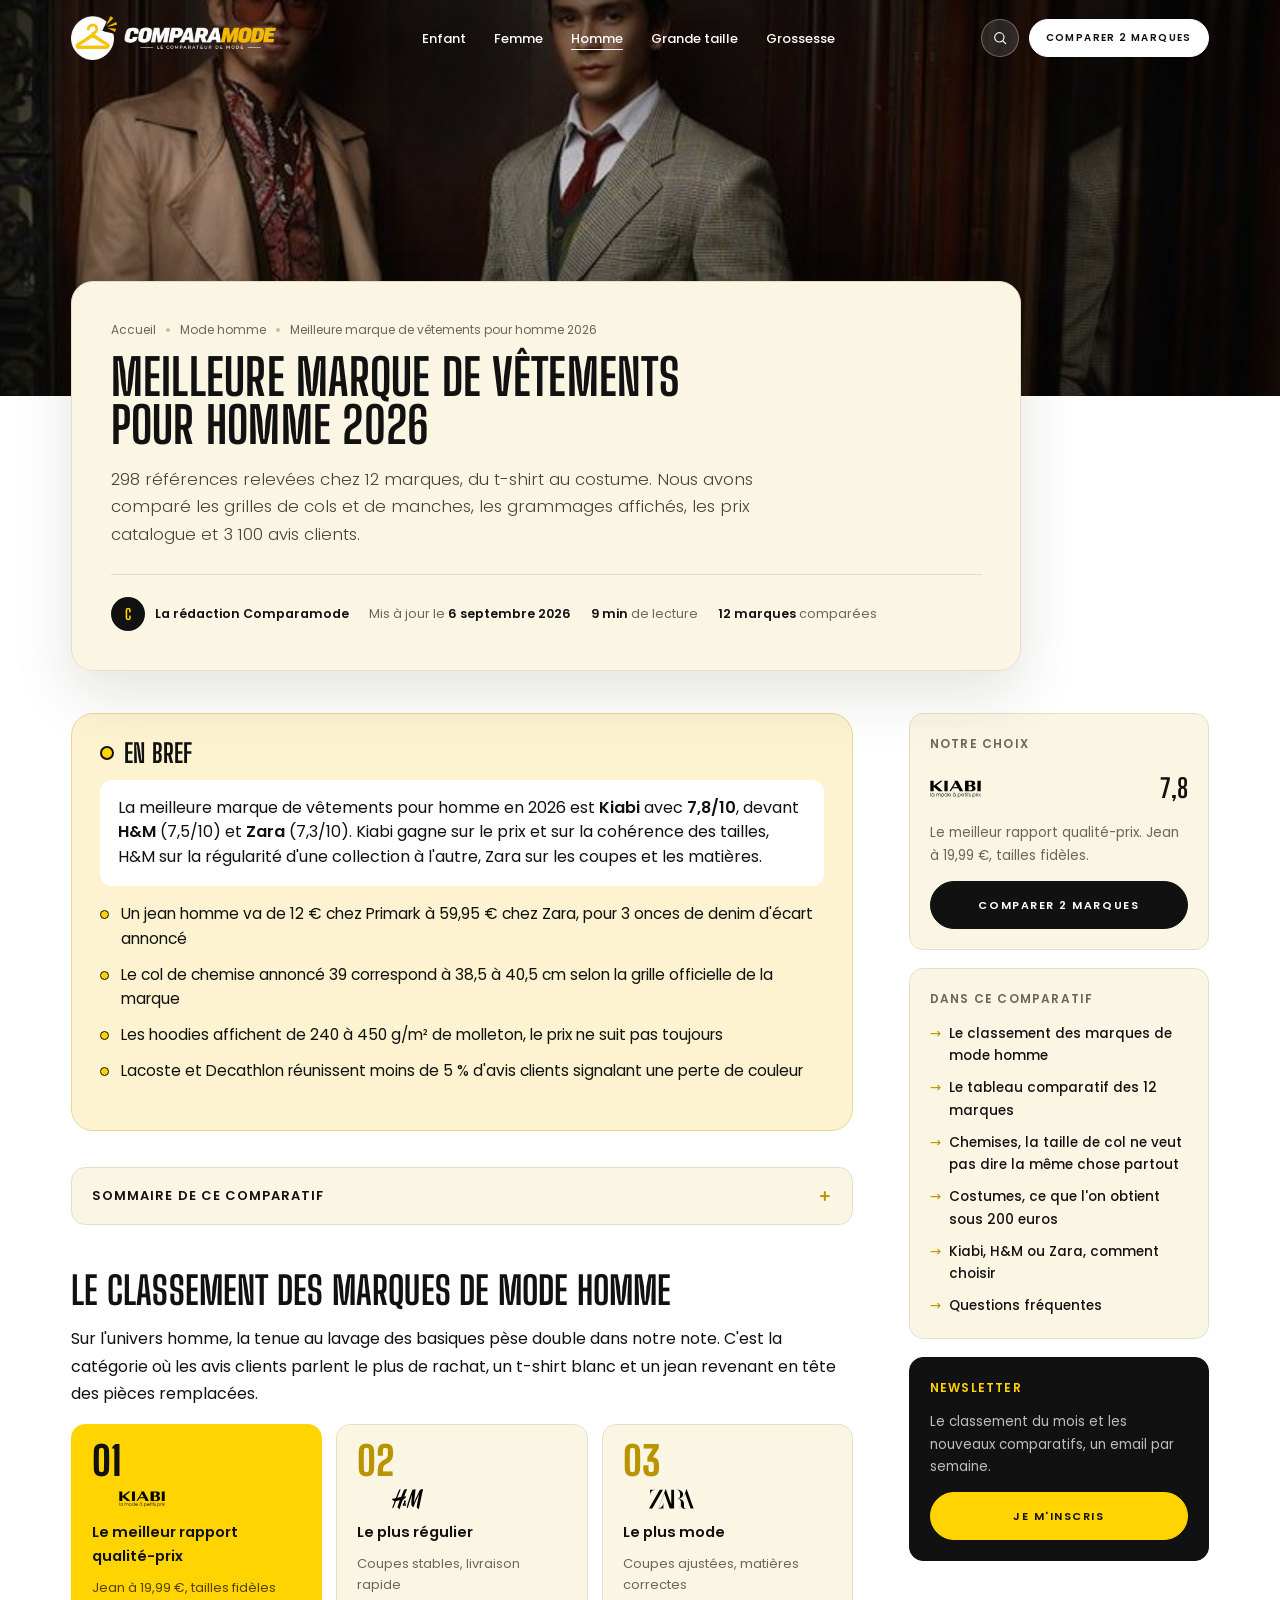
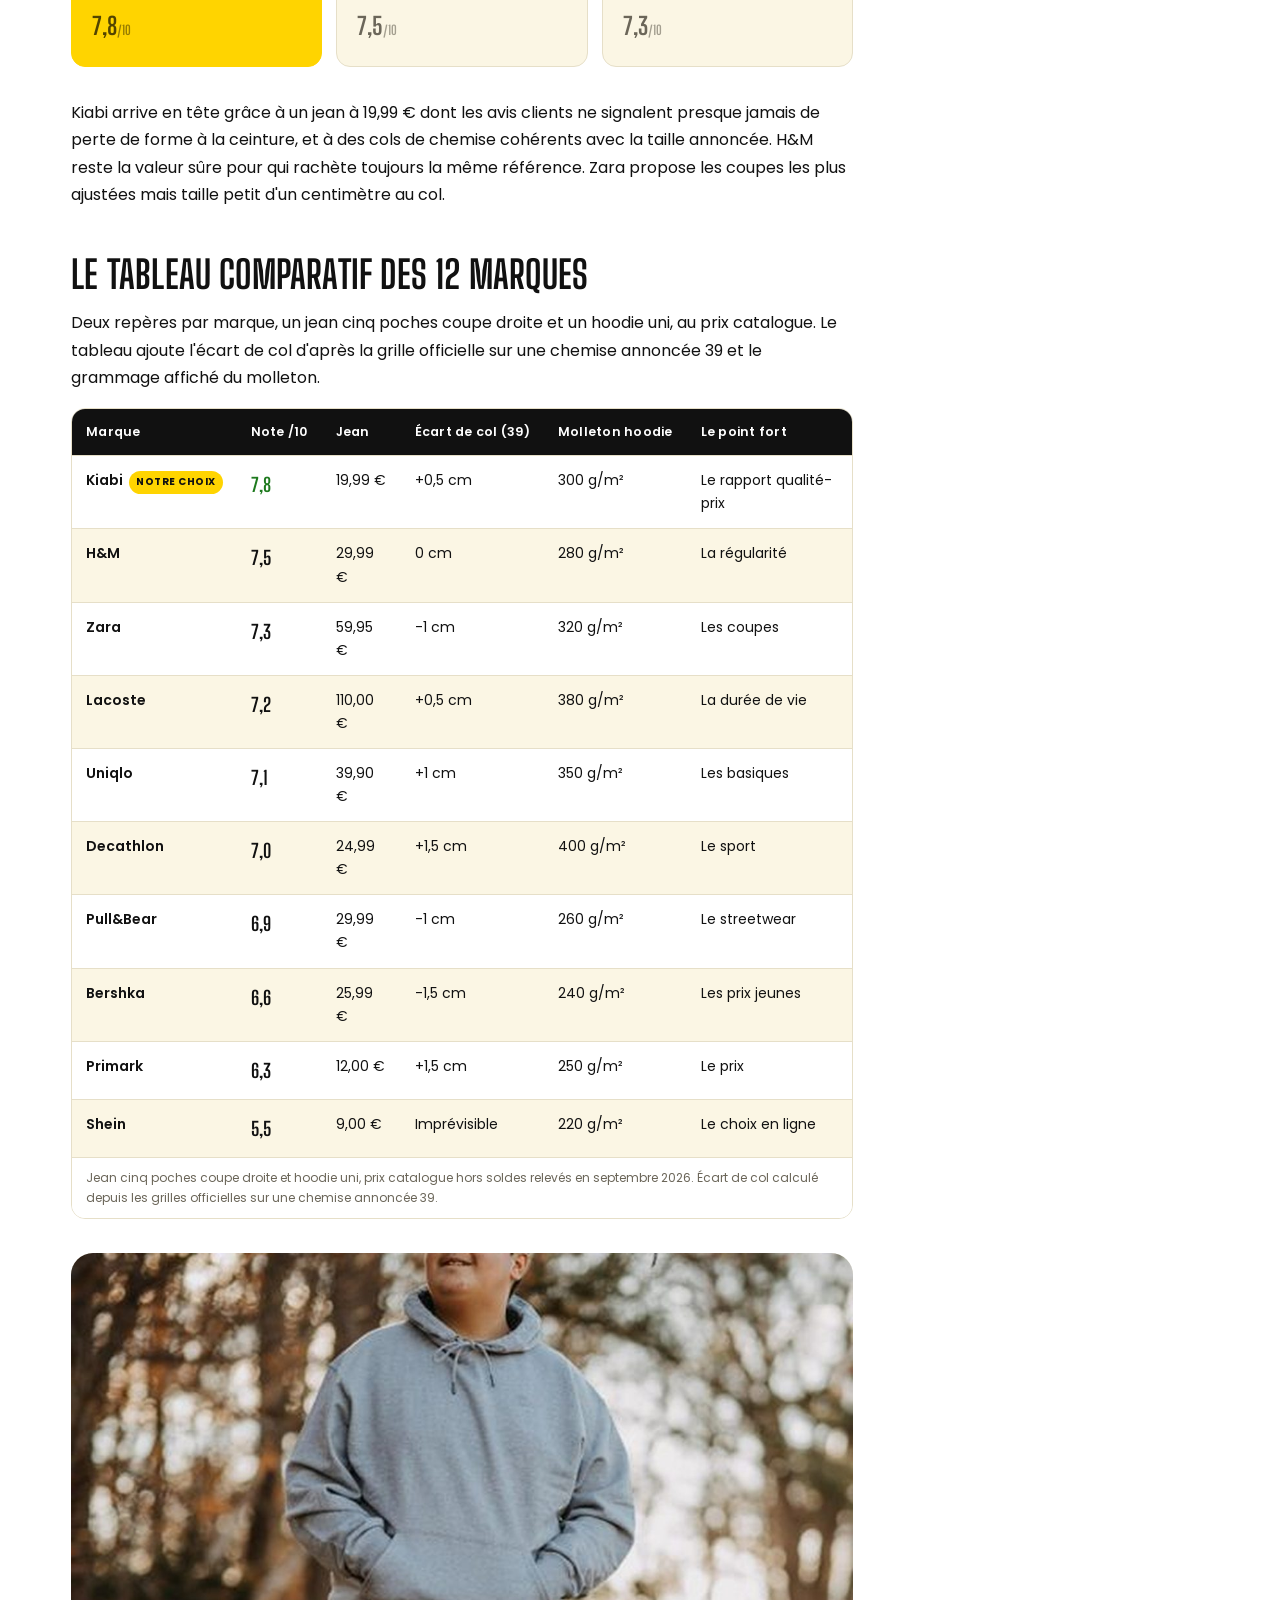
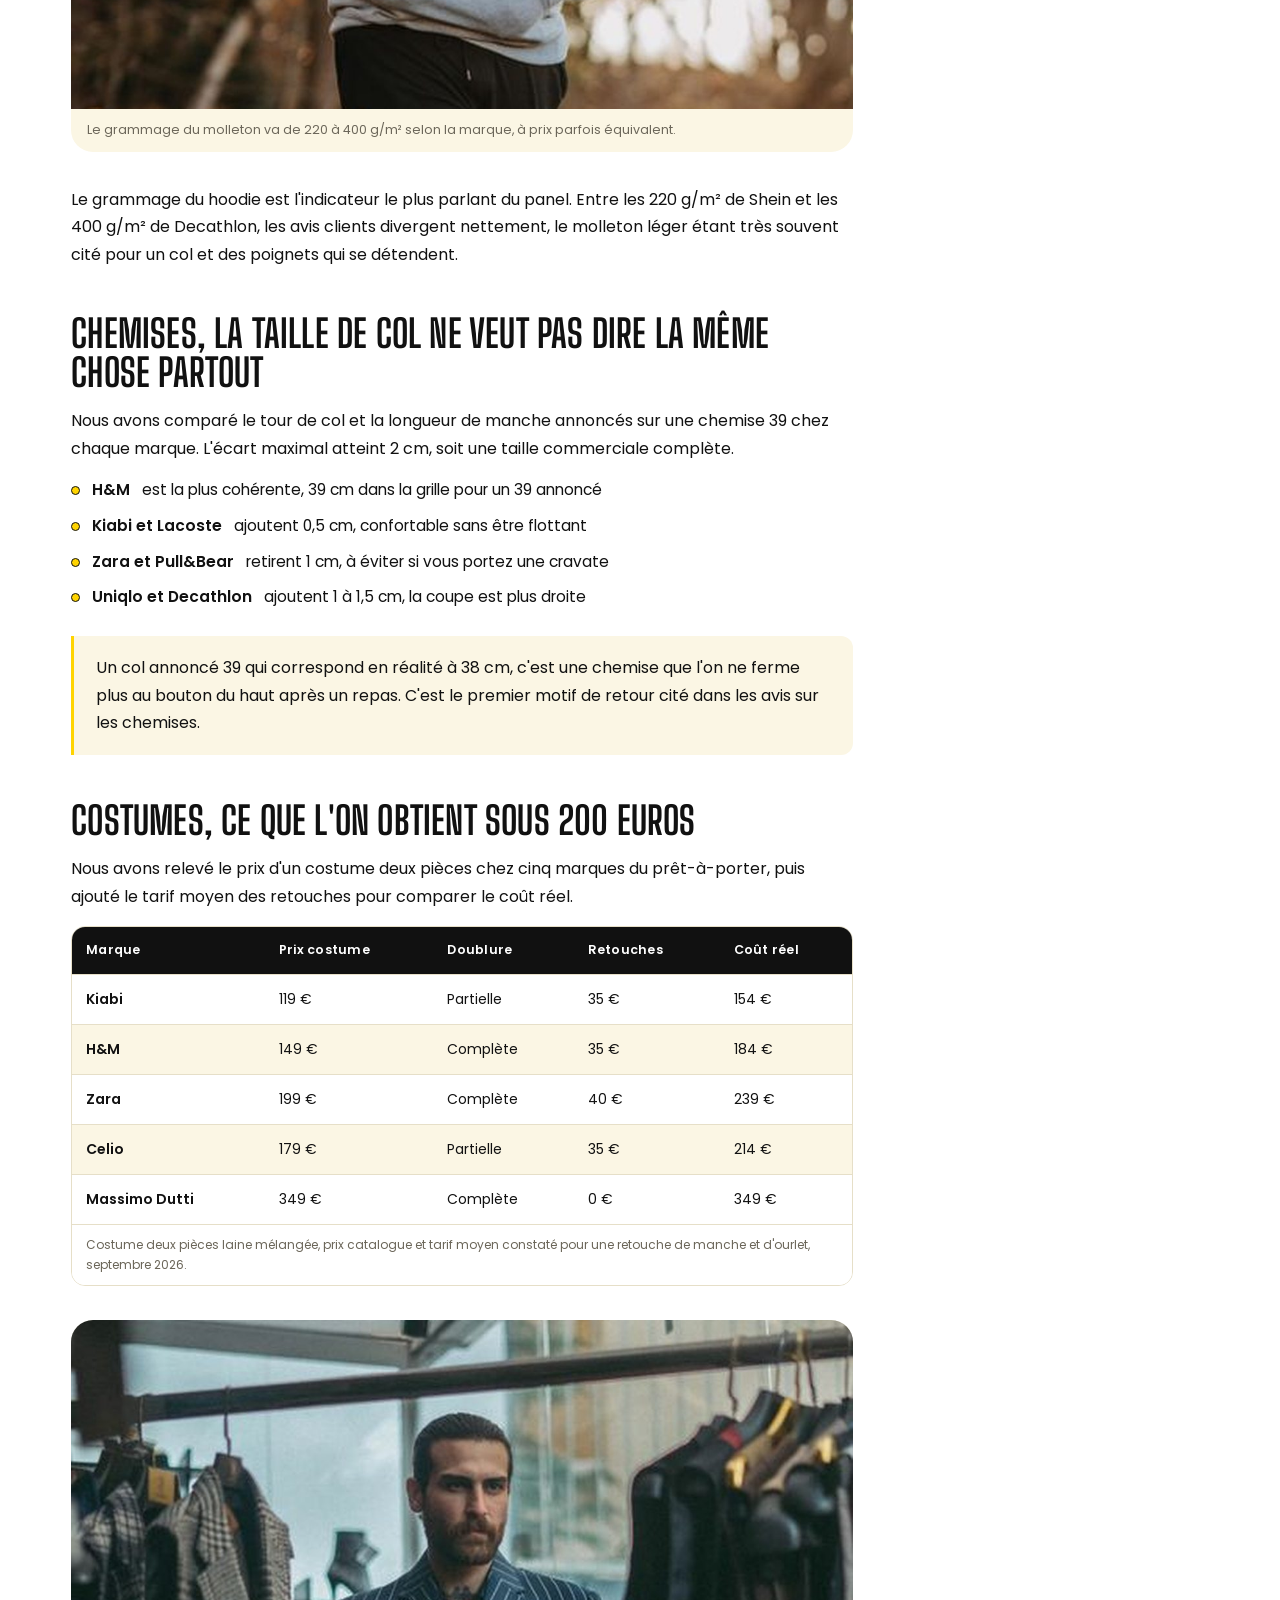
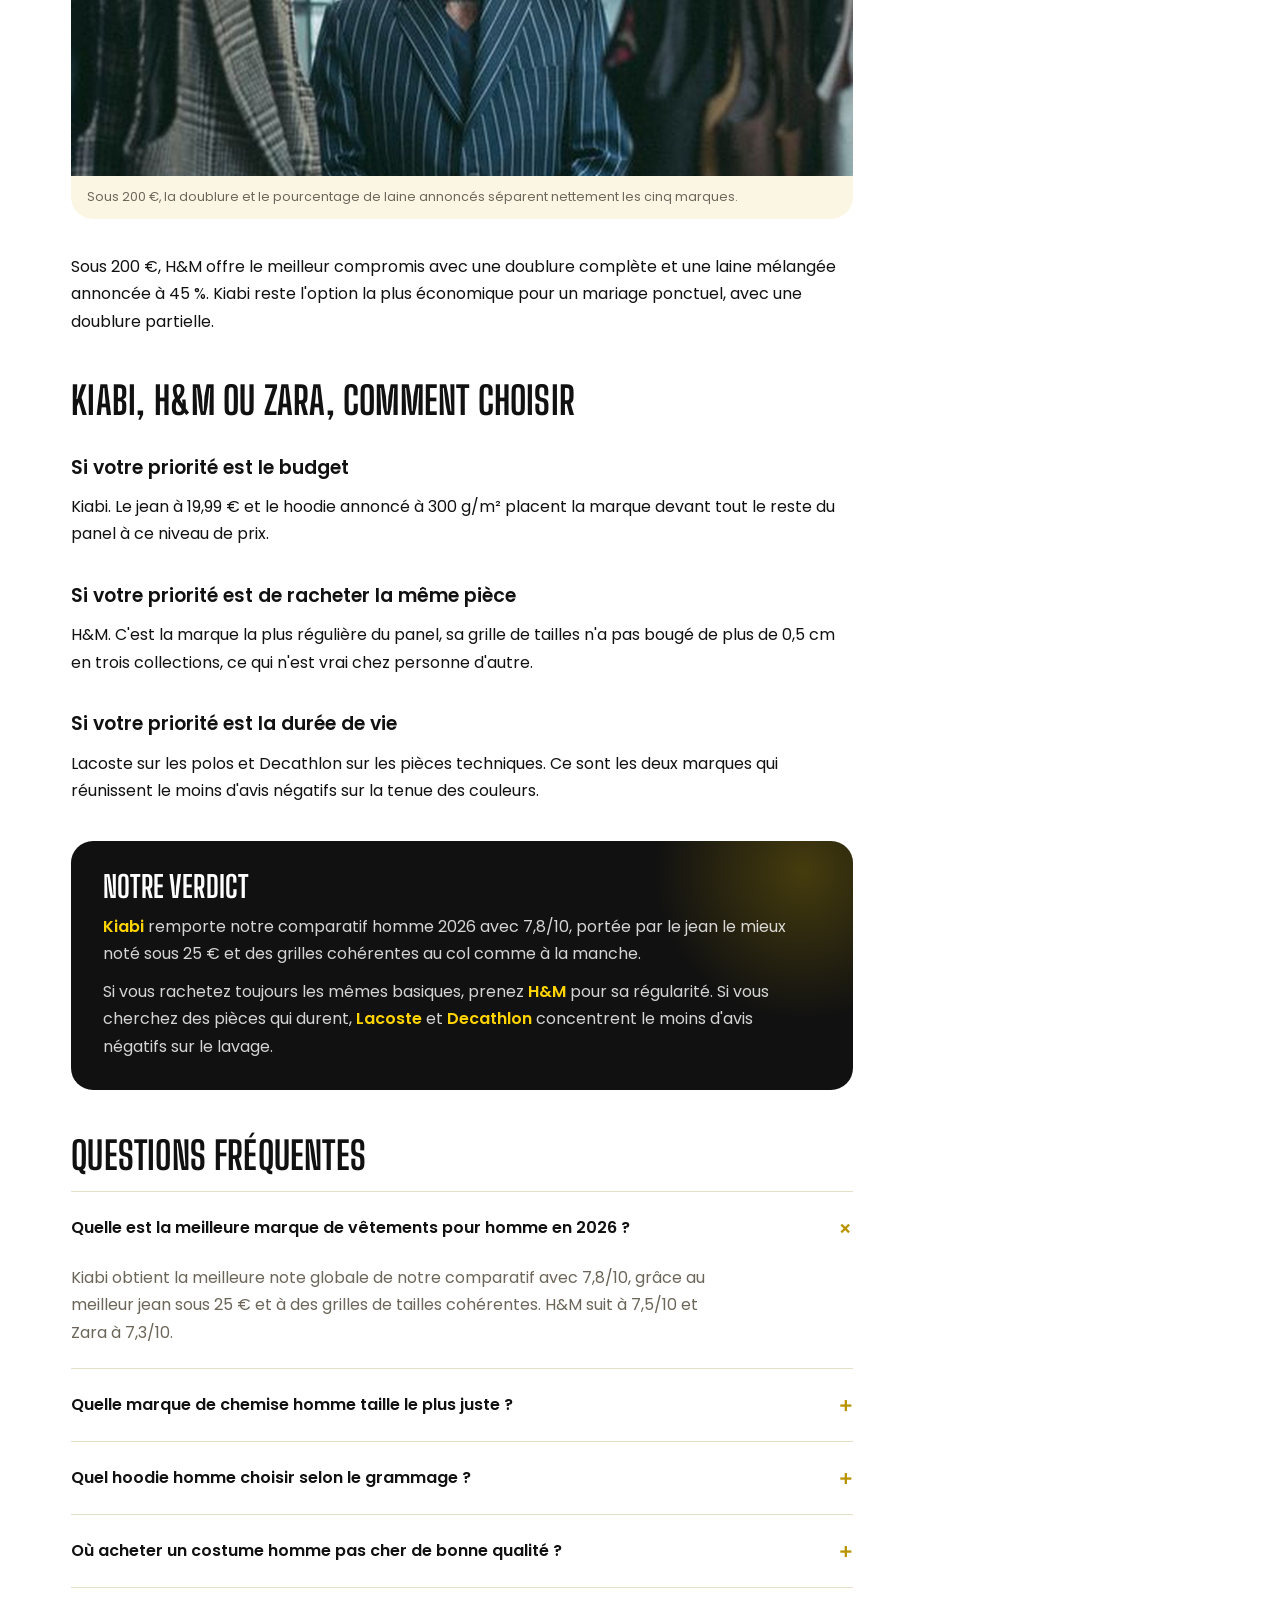
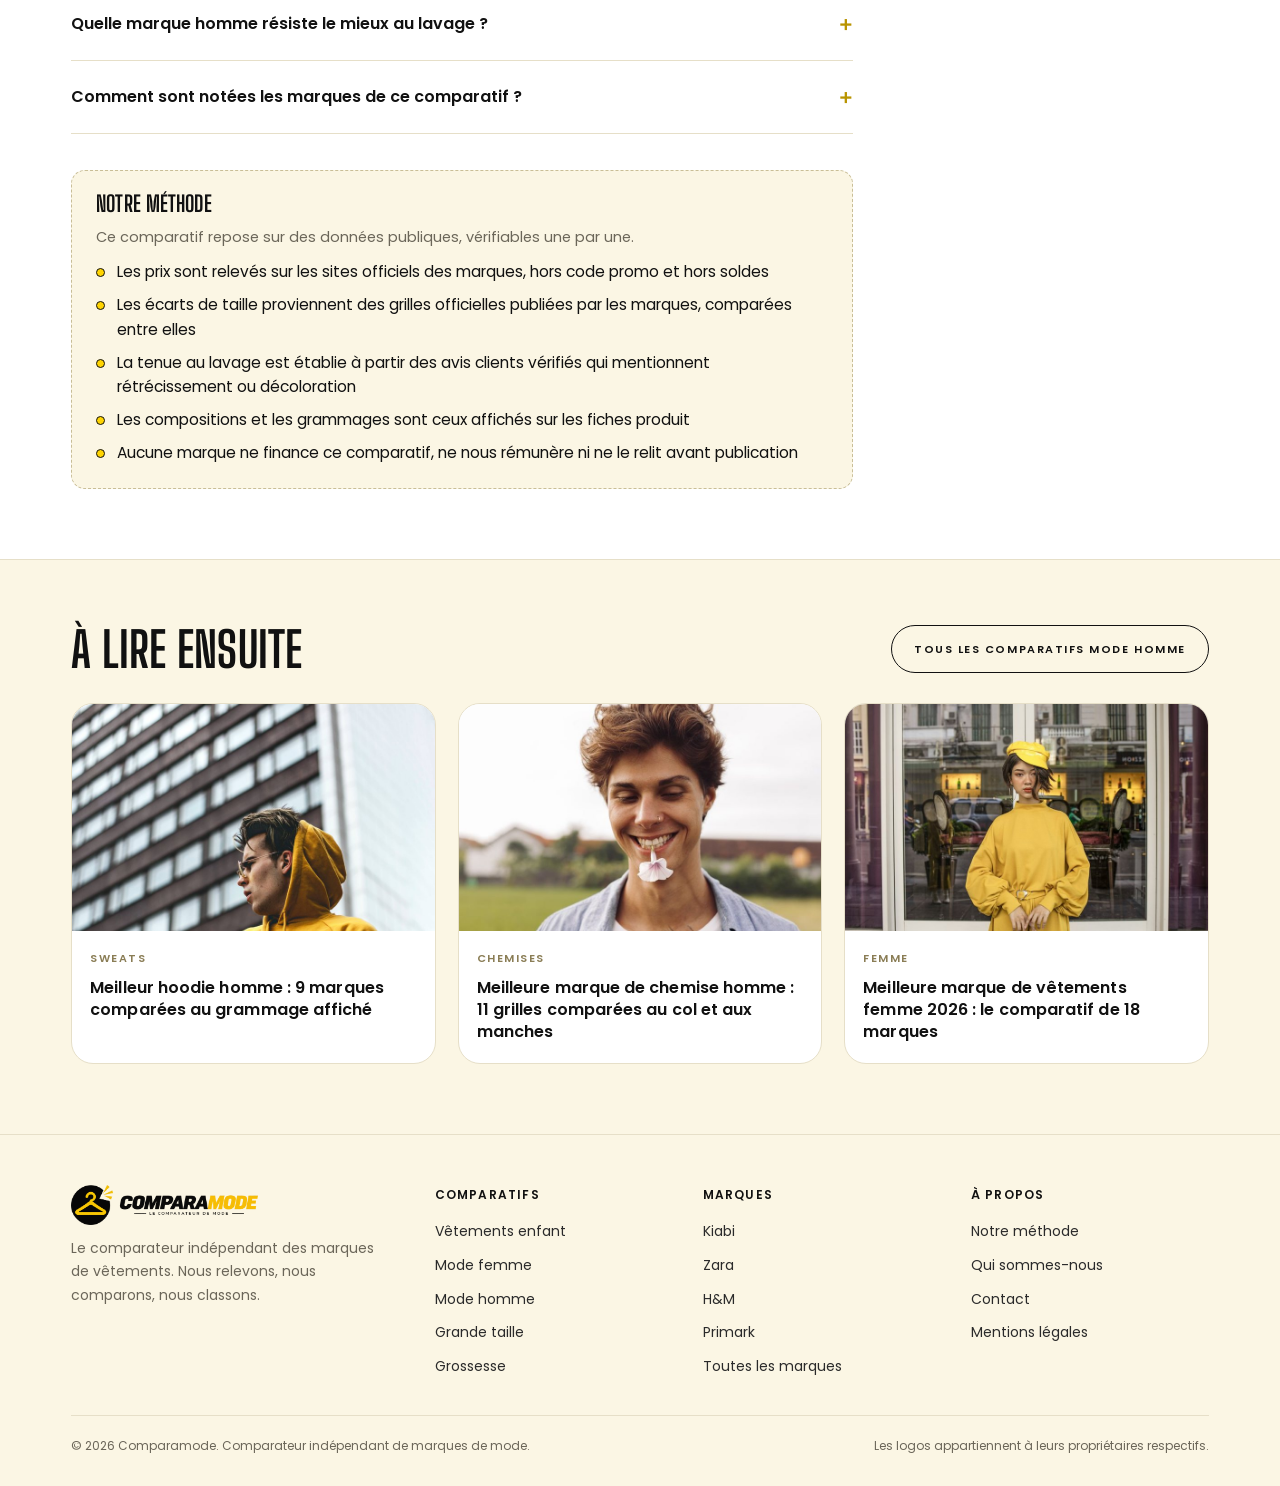
<file: homme/meilleure-marque-vetements-homme/index.html>
<!doctype html>
<html lang="fr">
<head>
<meta charset="utf-8">
<meta name="viewport" content="width=device-width, initial-scale=1">
<title>Meilleure marque de vêtements pour homme 2026 : le comparatif de 12 marques</title>
<meta name="description" content="Quelle est la meilleure marque de vêtements pour homme en 2026 ? 298 références relevées chez 12 marques, grilles de tailles officielles comparées au col et aux manches, grammages affichés et 3 100 avis clients. Classement et verdict.">
<link rel="canonical" href="https://analytics-ds.github.io/comparamode/homme/meilleure-marque-vetements-homme/">
<meta property="og:type" content="article">
<meta property="og:title" content="Meilleure marque de vêtements pour homme 2026 : le comparatif de 12 marques">
<meta property="og:description" content="Quelle est la meilleure marque de vêtements pour homme en 2026 ? 298 références relevées chez 12 marques, grilles de tailles officielles comparées au col et aux manches, grammages affichés et 3 100 avis clients. Classement et verdict.">
<link rel="preconnect" href="https://fonts.googleapis.com">
<link rel="preconnect" href="https://fonts.gstatic.com" crossorigin>
<link href="https://fonts.googleapis.com/css2?family=Big+Shoulders+Display:wght@600;700;800&family=Poppins:wght@300;400;500;600&display=swap" rel="stylesheet">
<link rel="icon" href="../../assets/logo/favicon.ico" sizes="any">
<link rel="icon" type="image/png" sizes="32x32" href="../../assets/logo/favicon-32.png">
<link rel="icon" type="image/png" sizes="192x192" href="../../assets/logo/favicon-192.png">
<link rel="apple-touch-icon" href="../../assets/logo/apple-touch-icon.png">
<meta name="theme-color" content="#FFD400">
<link rel="stylesheet" href="../../assets/css/site.css?v=7">
<script type="application/ld+json">{"@context": "https://schema.org", "@type": "Article", "headline": "Meilleure marque de vêtements pour homme 2026 : le comparatif de 12 marques", "description": "Quelle est la meilleure marque de vêtements pour homme en 2026 ? 298 références relevées chez 12 marques, grilles de tailles officielles comparées au col et aux manches, grammages affichés et 3 100 avis clients. Classement et verdict.", "datePublished": "2026-09-06", "dateModified": "2026-09-06", "inLanguage": "fr-FR", "mainEntityOfPage": {"@type": "WebPage", "@id": "https://analytics-ds.github.io/comparamode/homme/meilleure-marque-vetements-homme/"}, "image": "https://analytics-ds.github.io/comparamode/assets/img/hom-1.jpg", "author": {"@type": "Organization", "name": "Comparamode", "url": "https://analytics-ds.github.io/comparamode"}, "publisher": {"@type": "Organization", "name": "Comparamode", "url": "https://analytics-ds.github.io/comparamode"}, "articleSection": "Mode homme"}</script>
<script type="application/ld+json">{"@context": "https://schema.org", "@type": "FAQPage", "mainEntity": [{"@type": "Question", "name": "Quelle est la meilleure marque de vêtements pour homme en 2026 ?", "acceptedAnswer": {"@type": "Answer", "text": "Kiabi obtient la meilleure note globale de notre comparatif avec 7,8/10, grâce au meilleur jean sous 25 € et à des grilles de tailles cohérentes. H&M suit à 7,5/10 et Zara à 7,3/10."}}, {"@type": "Question", "name": "Quelle marque de chemise homme taille le plus juste ?", "acceptedAnswer": {"@type": "Answer", "text": "H&M est la plus cohérente, un col annoncé 39 correspond bien à 39 cm dans sa grille. Kiabi et Lacoste annoncent 0,5 cm de plus, Zara et Pull&Bear 1 cm de moins."}}, {"@type": "Question", "name": "Quel hoodie homme choisir selon le grammage ?", "acceptedAnswer": {"@type": "Answer", "text": "Decathlon affiche le molleton le plus dense du panel à 400 g/m², suivi de Lacoste à 380 et Uniqlo à 350. Sous 30 €, Kiabi annonce 300 g/m², au-dessus de la moyenne du panel."}}, {"@type": "Question", "name": "Où acheter un costume homme pas cher de bonne qualité ?", "acceptedAnswer": {"@type": "Answer", "text": "Sous 200 €, H&M annonce une doublure complète et une laine mélangée à 45 % pour 149 €, soit environ 184 € retouches comprises. Kiabi descend à 154 € tout compris avec une doublure partielle."}}, {"@type": "Question", "name": "Quelle marque homme résiste le mieux au lavage ?", "acceptedAnswer": {"@type": "Answer", "text": "Lacoste et Decathlon réunissent moins de 5 % d'avis signalant une perte de couleur. Bershka et Shein sont les plus critiquées, leur molleton étant souvent cité comme se détendant vite."}}, {"@type": "Question", "name": "Comment sont notées les marques de ce comparatif ?", "acceptedAnswer": {"@type": "Answer", "text": "Chaque marque est notée sur cinq critères, le prix, la qualité des matières, la fidélité des tailles, la livraison et une note globale pondérée, les avis sur la tenue au lavage des basiques comptant double sur l'univers homme."}}]}</script>
<script type="application/ld+json">{"@context": "https://schema.org", "@type": "ItemList", "name": "Meilleure marque de vêtements pour homme 2026 : le comparatif de 12 marques", "itemListOrder": "https://schema.org/ItemListOrderDescending", "numberOfItems": 10, "itemListElement": [{"@type": "ListItem", "position": 1, "name": "Kiabi", "description": "Note 7,8/10. Le rapport qualité-prix."}, {"@type": "ListItem", "position": 2, "name": "H&M", "description": "Note 7,5/10. La régularité."}, {"@type": "ListItem", "position": 3, "name": "Zara", "description": "Note 7,3/10. Les coupes."}, {"@type": "ListItem", "position": 4, "name": "Lacoste", "description": "Note 7,2/10. La durée de vie."}, {"@type": "ListItem", "position": 5, "name": "Uniqlo", "description": "Note 7,1/10. Les basiques."}, {"@type": "ListItem", "position": 6, "name": "Decathlon", "description": "Note 7,0/10. Le sport."}, {"@type": "ListItem", "position": 7, "name": "Pull&Bear", "description": "Note 6,9/10. Le streetwear."}, {"@type": "ListItem", "position": 8, "name": "Bershka", "description": "Note 6,6/10. Les prix jeunes."}, {"@type": "ListItem", "position": 9, "name": "Primark", "description": "Note 6,3/10. Le prix."}, {"@type": "ListItem", "position": 10, "name": "Shein", "description": "Note 5,5/10. Le choix en ligne."}]}</script>
<script type="application/ld+json">{"@context": "https://schema.org", "@type": "BreadcrumbList", "itemListElement": [{"@type": "ListItem", "position": 1, "name": "Accueil", "item": "https://analytics-ds.github.io/comparamode"}, {"@type": "ListItem", "position": 2, "name": "Mode homme", "item": "https://analytics-ds.github.io/comparamode/homme/"}, {"@type": "ListItem", "position": 3, "name": "Meilleure marque de vêtements pour homme 2026"}]}</script>
</head>
<body>

<header class="scrolled">
  <div class="wrap nav">
    <a class="logo" href="../../" aria-label="Comparamode, accueil"><img class="l-light" src="../../assets/logo/logo-light.png" alt="Comparamode" width="620" height="133"><img class="l-dark" src="../../assets/logo/logo.png" alt="" aria-hidden="true" width="620" height="133"></a>
    <ul class="menu">
      <li><a href="../../enfant/">Enfant</a></li>
      <li><a href="../../femme/">Femme</a></li>
      <li><a href="../../homme/" style='text-decoration:underline;text-underline-offset:6px'>Homme</a></li>
      <li><a href="../../grande-taille/">Grande taille</a></li>
      <li><a href="../../grossesse/">Grossesse</a></li>
    </ul>
    <div class="nav-actions">
      <a class="iconbtn" href="#" aria-label="Rechercher"><svg viewBox="0 0 24 24"><circle cx="11" cy="11" r="7"/><path d="M16 16l5 5"/></svg></a>
      <a class="btn btn-dark" href="../../#outil">Comparer 2 marques</a>
      <button class="burger" aria-label="Menu"><svg width="22" height="14" viewBox="0 0 22 14" fill="none" stroke="#111" stroke-width="1.7"><path d="M0 1h22M0 7h22M0 13h22"/></svg></button>
    </div>
  </div>
</header>

<section class="art-hero">
  <img src="../../assets/img/hom-1.jpg" alt="Mode homme, deux hommes en costume" width="1300" height="731" fetchpriority="high">
</section>

<section class="art-head">
  <div class="wrap">
    <div class="art-card">
      <nav class="crumbs" aria-label="Fil d'Ariane"><a href="../../">Accueil</a><i></i><a href="../../homme/">Mode homme</a><i></i><span>Meilleure marque de vêtements pour homme 2026</span></nav>
      <h1>Meilleure marque de vêtements pour homme 2026</h1>
      <p class="art-lead">298 références relevées chez 12 marques, du t-shirt au costume. Nous avons comparé les grilles de cols et de manches, les grammages affichés, les prix catalogue et 3 100 avis clients.</p>
      <div class="art-meta">
        <span class="art-author"><span>C</span><b>La rédaction Comparamode</b></span>
        <span>Mis à jour le <b>6 septembre 2026</b></span>
        <span><b>9 min</b> de lecture</span>
        <span><b>12 marques</b> comparées</span>
      </div>
    </div>
  </div>
</section>

<section class="art-body">
  <div class="wrap art-cols">
    <article class="prose">
      
      <div class="brief">
        <h2>En bref</h2>
        <p class="answer">La meilleure marque de vêtements pour homme en 2026 est <b>Kiabi</b> avec <b>7,8/10</b>, devant <b>H&amp;M</b> (7,5/10) et <b>Zara</b> (7,3/10). Kiabi gagne sur le prix et sur la cohérence des tailles, H&amp;M sur la régularité d'une collection à l'autre, Zara sur les coupes et les matières.</p>
        <ul><li>Un jean homme va de 12 € chez Primark à 59,95 € chez Zara, pour 3 onces de denim d'écart annoncé</li><li>Le col de chemise annoncé 39 correspond à 38,5 à 40,5 cm selon la grille officielle de la marque</li><li>Les hoodies affichent de 240 à 450 g/m² de molleton, le prix ne suit pas toujours</li><li>Lacoste et Decathlon réunissent moins de 5 % d'avis clients signalant une perte de couleur</li></ul>
      </div>

      <details class="toc">
        <summary>Sommaire de ce comparatif</summary>
        <ol><li><a href="#classement">Le classement des marques de mode homme</a></li><li><a href="#tableau">Le tableau comparatif des 12 marques</a></li><li><a href="#cols">Chemises, la taille de col ne veut pas dire la même chose partout</a></li><li><a href="#costumes">Costumes, ce que l'on obtient sous 200 euros</a></li><li><a href="#choisir">Kiabi, H&M ou Zara, comment choisir</a></li></ol>
      </details>

      <h2 id="classement">Le classement des marques de mode homme</h2><p>Sur l'univers homme, la tenue au lavage des basiques pèse double dans notre note. C'est la catégorie où les avis clients parlent le plus de rachat, un t-shirt blanc et un jean revenant en tête des pièces remplacées.</p><div class="podium"><div class="pod first"><span class="rank">01</span><img src="../../assets/logos/kiabi.svg" alt="Kiabi"><b>Le meilleur rapport qualité-prix</b><span>Jean à 19,99 €, tailles fidèles</span><span class="sc">7,8<span style="font-size:13px;opacity:.6">/10</span></span></div><div class="pod"><span class="rank">02</span><img src="../../assets/logos/hm.svg" alt="H&M"><b>Le plus régulier</b><span>Coupes stables, livraison rapide</span><span class="sc">7,5<span style="font-size:13px;opacity:.6">/10</span></span></div><div class="pod"><span class="rank">03</span><img src="../../assets/logos/zara.svg" alt="Zara"><b>Le plus mode</b><span>Coupes ajustées, matières correctes</span><span class="sc">7,3<span style="font-size:13px;opacity:.6">/10</span></span></div></div><p>Kiabi arrive en tête grâce à un jean à 19,99 € dont les avis clients ne signalent presque jamais de perte de forme à la ceinture, et à des cols de chemise cohérents avec la taille annoncée. H&amp;M reste la valeur sûre pour qui rachète toujours la même référence. Zara propose les coupes les plus ajustées mais taille petit d'un centimètre au col.</p><h2 id="tableau">Le tableau comparatif des 12 marques</h2><p>Deux repères par marque, un jean cinq poches coupe droite et un hoodie uni, au prix catalogue. Le tableau ajoute l'écart de col d'après la grille officielle sur une chemise annoncée 39 et le grammage affiché du molleton.</p><div class="table-wrap"><div class="table-scroll"><table><thead><tr><th>Marque</th><th>Note /10</th><th>Jean</th><th>Écart de col (39)</th><th>Molleton hoodie</th><th>Le point fort</th></tr></thead><tbody><tr><td class="brand">Kiabi<span class='badge'>Notre choix</span></td><td class="note best">7,8</td><td>19,99 €</td><td>+0,5 cm</td><td>300 g/m²</td><td>Le rapport qualité-prix</td></tr><tr><td class="brand">H&amp;M</td><td class="note">7,5</td><td>29,99 €</td><td>0 cm</td><td>280 g/m²</td><td>La régularité</td></tr><tr><td class="brand">Zara</td><td class="note">7,3</td><td>59,95 €</td><td>-1 cm</td><td>320 g/m²</td><td>Les coupes</td></tr><tr><td class="brand">Lacoste</td><td class="note">7,2</td><td>110,00 €</td><td>+0,5 cm</td><td>380 g/m²</td><td>La durée de vie</td></tr><tr><td class="brand">Uniqlo</td><td class="note">7,1</td><td>39,90 €</td><td>+1 cm</td><td>350 g/m²</td><td>Les basiques</td></tr><tr><td class="brand">Decathlon</td><td class="note">7,0</td><td>24,99 €</td><td>+1,5 cm</td><td>400 g/m²</td><td>Le sport</td></tr><tr><td class="brand">Pull&amp;Bear</td><td class="note">6,9</td><td>29,99 €</td><td>-1 cm</td><td>260 g/m²</td><td>Le streetwear</td></tr><tr><td class="brand">Bershka</td><td class="note">6,6</td><td>25,99 €</td><td>-1,5 cm</td><td>240 g/m²</td><td>Les prix jeunes</td></tr><tr><td class="brand">Primark</td><td class="note">6,3</td><td>12,00 €</td><td>+1,5 cm</td><td>250 g/m²</td><td>Le prix</td></tr><tr><td class="brand">Shein</td><td class="note">5,5</td><td>9,00 €</td><td>Imprévisible</td><td>220 g/m²</td><td>Le choix en ligne</td></tr></tbody></table></div><div class="table-note">Jean cinq poches coupe droite et hoodie uni, prix catalogue hors soldes relevés en septembre 2026. Écart de col calculé depuis les grilles officielles sur une chemise annoncée 39.</div></div><figure><img src="../../assets/img/in-homme-1.jpg" alt="Homme portant un hoodie gris" width="1200" height="700" loading="lazy"><figcaption>Le grammage du molleton va de 220 à 400 g/m² selon la marque, à prix parfois équivalent.</figcaption></figure><p>Le grammage du hoodie est l'indicateur le plus parlant du panel. Entre les 220 g/m² de Shein et les 400 g/m² de Decathlon, les avis clients divergent nettement, le molleton léger étant très souvent cité pour un col et des poignets qui se détendent.</p><h2 id="cols">Chemises, la taille de col ne veut pas dire la même chose partout</h2><p>Nous avons comparé le tour de col et la longueur de manche annoncés sur une chemise 39 chez chaque marque. L'écart maximal atteint 2 cm, soit une taille commerciale complète.</p><ul><li><b>H&amp;M</b> est la plus cohérente, 39 cm dans la grille pour un 39 annoncé</li><li><b>Kiabi et Lacoste</b> ajoutent 0,5 cm, confortable sans être flottant</li><li><b>Zara et Pull&amp;Bear</b> retirent 1 cm, à éviter si vous portez une cravate</li><li><b>Uniqlo et Decathlon</b> ajoutent 1 à 1,5 cm, la coupe est plus droite</li></ul><blockquote><p>Un col annoncé 39 qui correspond en réalité à 38 cm, c'est une chemise que l'on ne ferme plus au bouton du haut après un repas. C'est le premier motif de retour cité dans les avis sur les chemises.</p></blockquote><h2 id="costumes">Costumes, ce que l'on obtient sous 200 euros</h2><p>Nous avons relevé le prix d'un costume deux pièces chez cinq marques du prêt-à-porter, puis ajouté le tarif moyen des retouches pour comparer le coût réel.</p><div class="table-wrap"><div class="table-scroll"><table><thead><tr><th>Marque</th><th>Prix costume</th><th>Doublure</th><th>Retouches</th><th>Coût réel</th></tr></thead><tbody><tr><td class="brand">Kiabi</td><td>119 €</td><td>Partielle</td><td>35 €</td><td>154 €</td></tr><tr><td class="brand">H&amp;M</td><td>149 €</td><td>Complète</td><td>35 €</td><td>184 €</td></tr><tr><td class="brand">Zara</td><td>199 €</td><td>Complète</td><td>40 €</td><td>239 €</td></tr><tr><td class="brand">Celio</td><td>179 €</td><td>Partielle</td><td>35 €</td><td>214 €</td></tr><tr><td class="brand">Massimo Dutti</td><td>349 €</td><td>Complète</td><td>0 €</td><td>349 €</td></tr></tbody></table></div><div class="table-note">Costume deux pièces laine mélangée, prix catalogue et tarif moyen constaté pour une retouche de manche et d'ourlet, septembre 2026.</div></div><figure><img src="../../assets/img/in-homme-2.jpg" alt="Homme en costume devant des portants" width="1200" height="700" loading="lazy"><figcaption>Sous 200 €, la doublure et le pourcentage de laine annoncés séparent nettement les cinq marques.</figcaption></figure><p>Sous 200 €, H&amp;M offre le meilleur compromis avec une doublure complète et une laine mélangée annoncée à 45 %. Kiabi reste l'option la plus économique pour un mariage ponctuel, avec une doublure partielle.</p><h2 id="choisir">Kiabi, H&amp;M ou Zara, comment choisir</h2><h3>Si votre priorité est le budget</h3><p>Kiabi. Le jean à 19,99 € et le hoodie annoncé à 300 g/m² placent la marque devant tout le reste du panel à ce niveau de prix.</p><h3>Si votre priorité est de racheter la même pièce</h3><p>H&amp;M. C'est la marque la plus régulière du panel, sa grille de tailles n'a pas bougé de plus de 0,5 cm en trois collections, ce qui n'est vrai chez personne d'autre.</p><h3>Si votre priorité est la durée de vie</h3><p>Lacoste sur les polos et Decathlon sur les pièces techniques. Ce sont les deux marques qui réunissent le moins d'avis négatifs sur la tenue des couleurs.</p>

      <div class="verdict-box">
        <h2>Notre verdict</h2>
        <p><b>Kiabi</b> remporte notre comparatif homme 2026 avec 7,8/10, portée par le jean le mieux noté sous 25 € et des grilles cohérentes au col comme à la manche.</p><p>Si vous rachetez toujours les mêmes basiques, prenez <b>H&amp;M</b> pour sa régularité. Si vous cherchez des pièces qui durent, <b>Lacoste</b> et <b>Decathlon</b> concentrent le moins d'avis négatifs sur le lavage.</p>
      </div>

      <h2 id="faq">Questions fréquentes</h2>
      <div class="faq" style="padding:0"><details open><summary>Quelle est la meilleure marque de vêtements pour homme en 2026 ?</summary><p>Kiabi obtient la meilleure note globale de notre comparatif avec 7,8/10, grâce au meilleur jean sous 25 € et à des grilles de tailles cohérentes. H&amp;M suit à 7,5/10 et Zara à 7,3/10.</p></details><details><summary>Quelle marque de chemise homme taille le plus juste ?</summary><p>H&amp;M est la plus cohérente, un col annoncé 39 correspond bien à 39 cm dans sa grille. Kiabi et Lacoste annoncent 0,5 cm de plus, Zara et Pull&amp;Bear 1 cm de moins.</p></details><details><summary>Quel hoodie homme choisir selon le grammage ?</summary><p>Decathlon affiche le molleton le plus dense du panel à 400 g/m², suivi de Lacoste à 380 et Uniqlo à 350. Sous 30 €, Kiabi annonce 300 g/m², au-dessus de la moyenne du panel.</p></details><details><summary>Où acheter un costume homme pas cher de bonne qualité ?</summary><p>Sous 200 €, H&amp;M annonce une doublure complète et une laine mélangée à 45 % pour 149 €, soit environ 184 € retouches comprises. Kiabi descend à 154 € tout compris avec une doublure partielle.</p></details><details><summary>Quelle marque homme résiste le mieux au lavage ?</summary><p>Lacoste et Decathlon réunissent moins de 5 % d'avis signalant une perte de couleur. Bershka et Shein sont les plus critiquées, leur molleton étant souvent cité comme se détendant vite.</p></details><details><summary>Comment sont notées les marques de ce comparatif ?</summary><p>Chaque marque est notée sur cinq critères, le prix, la qualité des matières, la fidélité des tailles, la livraison et une note globale pondérée, les avis sur la tenue au lavage des basiques comptant double sur l'univers homme.</p></details></div>

      <div class="method-box">
        <h2>Notre méthode</h2>
        <p>Ce comparatif repose sur des données publiques, vérifiables une par une.</p>
        <ul>
          <li>Les prix sont relevés sur les sites officiels des marques, hors code promo et hors soldes</li>
          <li>Les écarts de taille proviennent des grilles officielles publiées par les marques, comparées entre elles</li>
          <li>La tenue au lavage est établie à partir des avis clients vérifiés qui mentionnent rétrécissement ou décoloration</li>
          <li>Les compositions et les grammages sont ceux affichés sur les fiches produit</li>
          <li>Aucune marque ne finance ce comparatif, ne nous rémunère ni ne le relit avant publication</li>
        </ul>
      </div>
    </article>

    <aside class="aside">
      <div class="aside-card">
        <h3>Notre choix</h3>
        <div class="aside-win"><img src="../../assets/logos/kiabi.svg" alt="Kiabi"><b>7,8</b></div>
        <p>Le meilleur rapport qualité-prix. Jean à 19,99 €, tailles fidèles.</p>
        <a class="btn btn-dark" href="../../#outil" style="width:100%;justify-content:center">Comparer 2 marques</a>
      </div>
      <div class="aside-card">
        <h3>Dans ce comparatif</h3>
        <div class="aside-links"><a href="#classement">Le classement des marques de mode homme</a><a href="#tableau">Le tableau comparatif des 12 marques</a><a href="#cols">Chemises, la taille de col ne veut pas dire la même chose partout</a><a href="#costumes">Costumes, ce que l'on obtient sous 200 euros</a><a href="#choisir">Kiabi, H&M ou Zara, comment choisir</a><a href="#faq">Questions fréquentes</a></div>
      </div>
      <div class="aside-card dark">
        <h3>Newsletter</h3>
        <p>Le classement du mois et les nouveaux comparatifs, un email par semaine.</p>
        <a class="btn btn-yellow" href="../../#newsletter" style="width:100%;justify-content:center">Je m'inscris</a>
      </div>
    </aside>
  </div>
</section>

<section class="related">
  <div class="wrap">
    <div class="section-head"><h2>À lire ensuite</h2><a class="btn btn-ghost" href="../../homme/">Tous les comparatifs mode homme</a></div>
    <div class="grid3"><a class="post big" href="../../homme/"><img src="../../assets/img/hom-4.jpg" alt="" width="800" height="560" loading="lazy"><div class="post-body"><span class="eyebrow">Sweats</span><h3>Meilleur hoodie homme : 9 marques comparées au grammage affiché</h3></div></a><a class="post big" href="../../homme/"><img src="../../assets/img/hom-3.jpg" alt="" width="800" height="560" loading="lazy"><div class="post-body"><span class="eyebrow">Chemises</span><h3>Meilleure marque de chemise homme : 11 grilles comparées au col et aux manches</h3></div></a><a class="post big" href="../../femme/"><img src="../../assets/img/fem-4.jpg" alt="" width="800" height="560" loading="lazy"><div class="post-body"><span class="eyebrow">Femme</span><h3>Meilleure marque de vêtements femme 2026 : le comparatif de 18 marques</h3></div></a></div>
  </div>
</section>

<footer>
  <div class="wrap">
    <div class="foot-grid">
      <div class="foot-brand"><a class="logo" href="../../" aria-label="Comparamode, accueil"><img src="../../assets/logo/logo.png" alt="Comparamode" width="620" height="133" loading="lazy"></a><p>Le comparateur indépendant des marques de vêtements. Nous relevons, nous comparons, nous classons.</p></div>
      <div><h4>Comparatifs</h4><ul><li><a href="../../enfant/">Vêtements enfant</a></li><li><a href="../../femme/">Mode femme</a></li><li><a href="../../homme/">Mode homme</a></li><li><a href="../../grande-taille/">Grande taille</a></li><li><a href="../../grossesse/">Grossesse</a></li></ul></div>
      <div><h4>Marques</h4><ul><li><a href="#">Kiabi</a></li><li><a href="#">Zara</a></li><li><a href="#">H&amp;M</a></li><li><a href="#">Primark</a></li><li><a href="../../#marques">Toutes les marques</a></li></ul></div>
      <div><h4>À propos</h4><ul><li><a href="../../#methode">Notre méthode</a></li><li><a href="#">Qui sommes-nous</a></li><li><a href="#">Contact</a></li><li><a href="#">Mentions légales</a></li></ul></div>
    </div>
    <div class="foot-bottom"><span>© 2026 Comparamode. Comparateur indépendant de marques de mode.</span><span>Les logos appartiennent à leurs propriétaires respectifs.</span></div>
  </div>
</footer>

<script src="../../assets/js/site.js?v=7"></script>
</body>
</html>
</file>
<file: assets/css/site.css>
:root{
  --yellow:#FFD400;
  --yellow-soft:#FDF3D0;
  --yellow-pale:#FBF6E4;
  --ink:#111111;
  --ink-2:#2A2A2A;
  --muted:#6B6659;
  --line:#E6DFC8;
  --white:#FFFFFF;
  --r-lg:22px;
  --r-md:14px;
  --gutter:clamp(16px,4vw,56px);
  --display:'Big Shoulders Display','Arial Narrow',Impact,sans-serif;
  --text:'Poppins',system-ui,-apple-system,'Helvetica Neue',Arial,sans-serif;
}
*{box-sizing:border-box}
html{-webkit-text-size-adjust:100%;scroll-behavior:smooth}
section{scroll-margin-top:84px}
body{margin:0;background:var(--yellow-pale);color:var(--ink);font-family:var(--text);font-size:15px;line-height:1.65;font-weight:400}
img{max-width:100%;height:auto;display:block}
a{color:inherit;text-decoration:none}
button{font:inherit}
.wrap{max-width:1240px;margin:0 auto;padding-inline:var(--gutter)}
h1,h2,h3,h4,.display{font-family:var(--display);font-weight:700;letter-spacing:.005em;text-transform:uppercase}
.eyebrow{font-size:11px;letter-spacing:.14em;text-transform:uppercase;font-weight:600;color:#8A7D55}
.btn{display:inline-flex;align-items:center;gap:8px;font-size:11px;letter-spacing:.14em;font-weight:600;padding:14px 22px;border:1px solid var(--ink);border-radius:999px;transition:.2s ease;cursor:pointer;text-transform:uppercase}
.btn-dark{background:var(--ink);color:#fff}
.btn-dark:hover{background:var(--yellow);color:var(--ink);border-color:var(--yellow)}
.btn-ghost{background:transparent;color:var(--ink)}
.btn-ghost:hover{background:var(--ink);color:#fff}
.btn-yellow{background:var(--yellow);color:var(--ink);border-color:var(--yellow)}
.btn-yellow:hover{background:#fff;border-color:#fff}
.section-head{display:flex;justify-content:space-between;align-items:flex-end;gap:24px;margin-bottom:30px}
.section-head h2{font-size:clamp(34px,3.8vw,52px);line-height:.98;margin:6px 0 0}
.section-head p{color:var(--muted);margin:8px 0 0;max-width:52ch}
.section-head .btn{flex:none}

/* ---------- header sticky ---------- */
header{position:fixed;top:0;left:0;right:0;z-index:50;background:transparent;border-bottom:1px solid transparent;transition:background .35s,border-color .35s;color:#fff}
header.scrolled{background:rgba(251,246,228,.86);backdrop-filter:saturate(1.4) blur(12px);-webkit-backdrop-filter:saturate(1.4) blur(12px);border-bottom-color:var(--line);color:var(--ink)}
header .menu a{color:#fff}
header.scrolled .menu a{color:var(--ink-2)}
header .iconbtn{background:rgba(255,255,255,.12);border-color:rgba(255,255,255,.3)}
header .iconbtn svg{stroke:#fff}
header.scrolled .iconbtn{background:#fff;border-color:var(--line)}
header.scrolled .iconbtn svg{stroke:#1c1c1c}
header .btn-dark{background:#fff;color:var(--ink);border-color:#fff}
header.scrolled .btn-dark{background:var(--ink);color:#fff;border-color:var(--ink)}
header .burger svg{stroke:#fff}
header.scrolled .burger svg{stroke:#111}
.nav{display:flex;align-items:center;gap:26px;padding-block:16px}
.logo{display:block;line-height:0;flex:none}
.logo img{height:44px;width:auto;display:block}
header .logo .l-dark{display:none}
header.scrolled .logo .l-dark{display:block}
header.scrolled .logo .l-light{display:none}
footer .logo .l-light{display:none}
footer .logo img{height:40px}
@media (max-width:600px){.logo img{height:36px}}

.menu{display:flex;gap:28px;margin:0 auto;list-style:none;padding:0}
.menu a{font-size:13px;font-weight:500;color:var(--ink-2)}
.menu a:hover{color:#000;text-decoration:underline;text-underline-offset:6px}
.nav-actions{display:flex;gap:10px;align-items:center}
.nav .btn{padding:10px 16px;font-size:10px}
.iconbtn{width:38px;height:38px;border-radius:999px;border:1px solid var(--line);display:grid;place-items:center;background:#fff}
.iconbtn svg{width:16px;height:16px;stroke:#1c1c1c;fill:none;stroke-width:1.7}
.burger{display:none;background:none;border:0;padding:0;cursor:pointer}

/* ---------- hero ---------- */
.hero{position:relative;height:100vh;min-height:640px;max-height:980px;overflow:hidden;background:#3a3300;color:#fff;display:flex;align-items:flex-end}
.hero-bg{position:absolute;inset:0;width:100%;height:100%;object-fit:cover;object-position:68% 40%;transform-origin:62% 45%;will-change:transform}
.hero-bg.in{animation:breathe 9s ease-in-out infinite alternate}
.cat-hero .hero-bg.in{animation:none;transform:none}
@keyframes breathe{from{transform:scale(1)}to{transform:scale(1.09)}}
.hero::after{content:"";position:absolute;inset:0;background:linear-gradient(180deg,rgba(0,0,0,.28) 0%,rgba(0,0,0,0) 35%,rgba(0,0,0,.55) 100%),linear-gradient(90deg,rgba(0,0,0,.45) 0%,rgba(0,0,0,0) 60%)}
.hero-inner{position:relative;z-index:1;width:100%;padding-bottom:clamp(40px,6vh,72px)}
.hero h1{font-size:clamp(46px,6.6vw,100px);line-height:.9;margin:0 0 22px;letter-spacing:.005em;max-width:19ch;text-shadow:0 2px 24px rgba(0,0,0,.25)}
.hero h1 em{font-style:normal;color:var(--yellow)}
.hero p{color:rgba(255,255,255,.82);max-width:56ch;margin:0 0 28px;font-size:clamp(15px,1.3vw,18px);font-weight:300}
.btns{display:flex;gap:14px;flex-wrap:wrap;align-items:center}
.btn-pill{display:inline-flex;align-items:center;gap:18px;background:#fff;color:var(--ink);border-radius:999px;padding:8px 8px 8px 26px;font-size:15px;font-weight:500;text-transform:none;letter-spacing:0;border:0;transition:.25s}
.btn-pill .circ{width:46px;height:46px;border-radius:999px;background:var(--ink);display:grid;place-items:center;transition:.25s}
.btn-pill .circ svg{width:18px;height:18px;stroke:#fff;fill:none;stroke-width:2}
.btn-pill:hover{background:var(--yellow)}
.btn-pill:hover .circ{transform:translateX(3px)}
.btn-link{color:#fff;font-size:14px;font-weight:500;text-decoration:underline;text-underline-offset:6px;text-decoration-color:rgba(255,255,255,.4)}
.btn-link:hover{text-decoration-color:var(--yellow)}
@keyframes pulse{0%,100%{opacity:.3}50%{opacity:1}}

/* ---------- bandeau marques ---------- */
.brands{background:var(--yellow-soft);border-block:1px solid var(--line);padding-block:18px 16px}
.brands-head{text-align:center;font-size:10px;letter-spacing:.16em;color:#7d7256;margin-bottom:13px;text-transform:uppercase;font-weight:600}
.marquee{position:relative;overflow:hidden;-webkit-mask-image:linear-gradient(90deg,transparent,#000 8%,#000 92%,transparent);mask-image:linear-gradient(90deg,transparent,#000 8%,#000 92%,transparent)}
.marquee-track{--shift:0px;--dur:30s;display:flex;flex-wrap:nowrap;width:max-content;gap:64px;align-items:center;will-change:transform}
.marquee-track.ready{animation:slide var(--dur) linear infinite}
.marquee:hover .marquee-track{animation-play-state:paused}
.marquee-track img{height:24px;width:auto;max-width:116px;object-fit:contain;filter:grayscale(1) brightness(0);opacity:.78;transition:.25s ease}
.marquee-track img:hover{filter:none;opacity:1}
@keyframes slide{from{transform:translateX(0)}to{transform:translateX(calc(-1 * var(--shift)))}}

/* ---------- à la une ---------- */
.featured{background:var(--white);padding-block:60px 30px}
.feat-grid{display:grid;grid-template-columns:1.55fr 1fr;gap:22px}
.feat-main{position:relative;border-radius:var(--r-lg);overflow:hidden;background:#111;color:#fff;min-height:480px;display:flex;align-items:flex-end}
.feat-main img{position:absolute;inset:0;width:100%;height:100%;object-fit:cover;transition:transform .8s ease}
.feat-main:hover img{transform:scale(1.03)}
.feat-main::after{content:"";position:absolute;inset:0;background:linear-gradient(180deg,rgba(0,0,0,0) 30%,rgba(0,0,0,.78) 100%)}
.feat-body{position:relative;z-index:1;padding:34px}
.tag{display:inline-block;background:var(--yellow);color:var(--ink);font-size:10px;letter-spacing:.14em;font-weight:700;padding:6px 10px;border-radius:999px;text-transform:uppercase}
.feat-body h2{font-size:clamp(34px,3.6vw,52px);line-height:1;margin:14px 0 12px;max-width:24ch}
.feat-body p{margin:0 0 18px;color:rgba(255,255,255,.82);max-width:56ch}
.feat-meta{font-size:12px;color:rgba(255,255,255,.7)}
.feat-side{display:flex;flex-direction:column;gap:14px}
.side-item{display:grid;grid-template-columns:96px 1fr;gap:16px;align-items:center;background:var(--yellow-pale);border:1px solid var(--line);border-radius:var(--r-md);padding:12px;transition:.2s ease}
.side-item:hover{transform:translateX(4px);background:var(--yellow-soft)}
.side-item img{width:96px;height:80px;object-fit:cover;border-radius:10px}
.side-item h3{font-family:var(--text);font-weight:600;font-size:14px;line-height:1.35;margin:4px 0 6px;text-transform:none}
.side-item .eyebrow{font-size:10px}
.side-item small{font-size:11px;color:var(--muted)}

/* ---------- outil de comparaison ---------- */
.tool{background:var(--white);padding-block:30px 70px}
.tool-card{background:var(--ink);color:#fff;border-radius:var(--r-lg);padding:clamp(24px,3.5vw,48px);display:grid;grid-template-columns:1fr 1.6fr;gap:clamp(24px,4vw,56px);position:relative;overflow:hidden}
.tool-card::before{content:"";position:absolute;right:-120px;top:-120px;width:360px;height:360px;border-radius:50%;background:radial-gradient(circle,rgba(255,212,0,.28),transparent 70%)}
.tool-intro h2{font-size:clamp(38px,4.2vw,58px);line-height:.98;margin:12px 0 14px}
.tool-intro p{color:rgba(255,255,255,.72);margin:0 0 24px}
.tool-intro .eyebrow{color:var(--yellow)}
.selects{display:grid;grid-template-columns:1fr auto 1fr;gap:12px;align-items:center}
.vs{font-family:var(--display);font-size:20px;font-weight:700;color:var(--yellow)}
.select{position:relative}
.select select{width:100%;appearance:none;-webkit-appearance:none;background:#1E1E1E;color:#fff;border:1px solid rgba(255,255,255,.14);border-radius:12px;padding:13px 40px 13px 14px;font-weight:500;font-size:14px;cursor:pointer}
.select::after{content:"";position:absolute;right:16px;top:50%;width:8px;height:8px;border-right:1.6px solid #fff;border-bottom:1.6px solid #fff;transform:translateY(-70%) rotate(45deg);pointer-events:none}
.compare{position:relative;z-index:1}
.cmp-head{display:grid;grid-template-columns:1.2fr 1fr 1fr;gap:14px;font-size:12px;color:rgba(255,255,255,.6);padding:0 0 12px;border-bottom:1px solid rgba(255,255,255,.12)}
.cmp-head b{color:#fff;font-size:20px;font-family:var(--display);font-weight:700;text-transform:uppercase}
.cmp-row{display:grid;grid-template-columns:1.2fr 1fr 1fr;gap:14px;align-items:center;padding:14px 0;border-bottom:1px solid rgba(255,255,255,.08)}
.cmp-row .crit{font-weight:500;font-size:14px}
.cmp-row .crit small{display:block;color:rgba(255,255,255,.5);font-weight:400;font-size:11px;margin-top:2px}
.bar{display:flex;align-items:center;gap:10px}
.bar .track{flex:1;height:8px;border-radius:99px;background:rgba(255,255,255,.12);overflow:hidden}
.bar .fill{height:100%;border-radius:99px;background:rgba(255,255,255,.45);transition:width .6s cubic-bezier(.2,.8,.2,1)}
.bar.win .fill{background:var(--yellow)}
.bar .val{font-family:var(--display);font-size:20px;font-weight:700;min-width:34px;text-align:right;color:rgba(255,255,255,.8)}
.bar.win .val{color:var(--yellow)}
.verdict{display:flex;justify-content:space-between;align-items:center;gap:14px;margin-top:18px;padding:16px 18px;background:rgba(255,255,255,.06);border:1px solid rgba(255,255,255,.1);border-radius:14px;flex-wrap:wrap}
.verdict b{font-family:var(--display);font-weight:700;font-size:24px;text-transform:uppercase}
.verdict span{color:rgba(255,255,255,.7);font-size:13px}
.tool-note{margin-top:14px;font-size:11px;color:rgba(255,255,255,.45)}

/* ---------- catégories ---------- */
.cats{background:var(--yellow-pale);padding-block:66px 70px}
.grid4{display:grid;grid-template-columns:repeat(4,1fr);gap:18px}
.tile{position:relative;border-radius:var(--r-lg);overflow:hidden;background:var(--yellow-soft);display:block}
.tile img{aspect-ratio:4/5;width:100%;object-fit:cover;transition:transform .6s ease}
.tile:hover img{transform:scale(1.05)}
.tile::after{content:"";position:absolute;inset:auto 0 0 0;height:55%;background:linear-gradient(transparent,rgba(0,0,0,.6))}
.tile-label{position:absolute;left:18px;right:18px;bottom:18px;color:#fff;z-index:1;display:flex;justify-content:space-between;align-items:flex-end;gap:10px}
.tile-label strong{display:block;font-family:var(--display);font-weight:700;font-size:28px;line-height:1;text-transform:uppercase}
.tile-label em{font-style:normal;font-size:11px;opacity:.85;display:block;margin-top:4px}
.tile-label .arrow{width:34px;height:34px;border-radius:99px;background:var(--yellow);display:grid;place-items:center;flex:none;transition:.2s}
.tile:hover .arrow{transform:rotate(-45deg)}
.tile-label .arrow svg{width:14px;height:14px;stroke:#111;fill:none;stroke-width:2}

/* ---------- classement du mois ---------- */
.ranking{background:var(--white);padding-block:66px 70px}
.rank-grid{display:grid;grid-template-columns:1fr 1.4fr;gap:26px;align-items:start}
.rank-intro{background:var(--yellow-soft);border-radius:var(--r-lg);padding:34px;position:sticky;top:96px}
.rank-intro h2{font-size:clamp(38px,4.2vw,58px);line-height:.98;margin:12px 0 14px}
.rank-intro p{color:var(--muted);margin:0 0 22px}
.rank-list{display:flex;flex-direction:column;gap:10px}
.rank-row{display:grid;grid-template-columns:44px 120px 1fr auto;gap:18px;align-items:center;background:var(--yellow-pale);border:1px solid var(--line);border-radius:var(--r-md);padding:16px 20px;transition:.2s}
.rank-row:hover{background:#fff;transform:translateX(4px)}
.rank-row .pos{font-family:var(--display);font-size:32px;font-weight:700;color:#B99400}
.rank-row .pos.first{color:var(--ink)}
.rank-row img{height:20px;width:auto;max-width:110px;object-fit:contain;filter:grayscale(1) brightness(0)}
.rank-row .why{font-size:13px;color:var(--muted)}
.rank-row .why b{display:block;color:var(--ink);font-weight:600;font-size:14px;margin-bottom:2px}
.score{display:flex;align-items:center;gap:10px}
.score b{font-family:var(--display);font-size:30px;font-weight:700}
.score small{font-size:11px;color:var(--muted)}
.chip{font-size:10px;font-weight:700;letter-spacing:.06em;padding:4px 8px;border-radius:99px;background:#E8F5E1;color:#2F7A2F}
.chip.down{background:#FBE3E3;color:#A33}
.chip.flat{background:#EEE;color:#666}

/* ---------- derniers comparatifs ---------- */
.posts{background:var(--yellow-pale);padding-block:66px 70px}
.post{background:#fff;border:1px solid var(--line);border-radius:var(--r-lg);overflow:hidden;display:flex;flex-direction:column;transition:.25s ease}
.post:hover{transform:translateY(-5px);box-shadow:0 18px 40px rgba(60,45,0,.08)}
.post img{aspect-ratio:10/7;width:100%;object-fit:cover}
.post-body{padding:18px 18px 20px;display:flex;flex-direction:column;gap:9px;flex:1}
.post h3{font-family:var(--text);font-weight:600;font-size:15px;line-height:1.38;margin:0;text-transform:none}
.post .meta{margin-top:auto;font-size:12px;color:var(--muted);display:flex;gap:8px;align-items:center}
.post .meta i{width:3px;height:3px;border-radius:99px;background:var(--muted);display:inline-block}

/* ---------- méthode ---------- */
.method{background:var(--white);padding-block:80px 84px}
.method-head{display:grid;grid-template-columns:1.1fr .9fr;gap:40px;align-items:end;margin-bottom:56px}
.method-head h2{font-size:clamp(40px,4.6vw,66px);line-height:.94;margin:0}
.method-head p{color:var(--muted);margin:0;font-size:16px;max-width:44ch}
.steps{display:grid;grid-template-columns:repeat(3,1fr);gap:0;border-top:1px solid var(--ink)}
.step{position:relative;padding:34px 34px 44px 0;border-right:1px solid var(--line)}
.step:last-child{border-right:0}
.step+.step{padding-left:34px}
.step .n{font-family:var(--display);font-weight:800;font-size:clamp(72px,7vw,112px);line-height:.85;color:var(--yellow);letter-spacing:-.01em;display:block;margin:0 0 22px}
.step h3{font-family:var(--text);font-weight:600;text-transform:none;letter-spacing:0;font-size:19px;line-height:1.3;margin:0 0 12px}
.step p{color:var(--muted);margin:0;font-size:14.5px}

/* ---------- newsletter dark card ---------- */
.news{background:var(--yellow-pale);padding-block:30px 70px}
.news-card{background:var(--ink);color:#fff;border-radius:var(--r-lg);padding:clamp(30px,4.5vw,60px);display:grid;grid-template-columns:1.2fr 1fr;gap:36px;align-items:center;position:relative;overflow:hidden}
.news-card::after{content:"";position:absolute;left:-80px;bottom:-140px;width:340px;height:340px;border-radius:50%;background:radial-gradient(circle,rgba(255,212,0,.25),transparent 70%)}
.news-card h2{font-size:clamp(40px,4.6vw,66px);line-height:.96;margin:10px 0 12px}
.news-card p{color:rgba(255,255,255,.72);margin:0}
.news-card .eyebrow{color:var(--yellow)}
.form{display:flex;background:#fff;border-radius:999px;padding:6px;position:relative;z-index:1}
.form input{flex:1;border:0;outline:0;padding:12px 18px;font:inherit;font-size:14px;background:transparent;color:#111;min-width:0}
.form .btn{padding:12px 20px}
.form-note{font-size:11px;color:rgba(255,255,255,.5);margin-top:12px}

/* ---------- footer ---------- */
footer{background:var(--yellow-pale);border-top:1px solid var(--line);padding-block:50px 30px}
.foot-grid{display:grid;grid-template-columns:1.4fr 1fr 1fr 1fr;gap:30px;margin-bottom:36px}
.foot-grid h4{font-size:12px;letter-spacing:.1em;text-transform:uppercase;margin:0 0 14px;font-family:var(--text);font-weight:600}
.foot-grid ul{list-style:none;margin:0;padding:0;display:grid;gap:9px}
.foot-grid a{font-size:14px;color:var(--ink-2)}
.foot-grid a:hover{text-decoration:underline;text-underline-offset:4px}
.foot-brand p{color:var(--muted);font-size:14px;max-width:34ch;margin:12px 0 0}
.foot-bottom{display:flex;justify-content:space-between;gap:18px;flex-wrap:wrap;border-top:1px solid var(--line);padding-top:20px;font-size:12px;color:var(--muted)}

/* ---------- responsive ---------- */
@media (max-width:1000px){
  .feat-grid,.rank-grid,.tool-card,.news-card{grid-template-columns:1fr}
  .rank-intro{position:static}
  .method-head{grid-template-columns:1fr;gap:16px}
  .steps{grid-template-columns:1fr}
  .step{border-right:0;border-bottom:1px solid var(--line);padding:28px 0 32px}
  .step+.step{padding-left:0}
    .foot-grid{grid-template-columns:1fr 1fr}
}
@media (max-width:900px){
  .menu{display:none}
  .burger{display:block;margin-left:auto}
  .nav .btn{display:none}
  .hero{min-height:560px}
  .hero-bg{object-position:80% 30%}
    .grid4{grid-template-columns:repeat(2,1fr);gap:14px}
  .section-head{flex-direction:column;align-items:flex-start}
  .feat-main{min-height:380px}
  .rank-row{grid-template-columns:36px 1fr auto;gap:12px}
  .rank-row .why{grid-column:1/-1}
}
@media (max-width:600px){
  .foot-grid{grid-template-columns:1fr}
  .selects{grid-template-columns:1fr}
  .vs{text-align:center}
  .cmp-head,.cmp-row{grid-template-columns:1fr}
  .cmp-head{display:none}
  .bar{gap:8px;flex-wrap:wrap}
  .bar::before{content:attr(data-brand);flex:0 0 100%;font-size:11px;color:rgba(255,255,255,.55);margin-bottom:-4px}
  .bar.win::before{color:var(--yellow)}
  .marquee-track{gap:44px}
}

/* ---------- page catégorie ---------- */
.cat-hero{position:relative;height:72vh;min-height:560px;max-height:760px;overflow:hidden;background:#222;color:#fff;display:flex;align-items:flex-end}
.cat-hero .hero-bg{object-position:center center}
.cat-hero::after{content:"";position:absolute;inset:0;background:linear-gradient(180deg,rgba(0,0,0,.35) 0%,rgba(0,0,0,.05) 40%,rgba(0,0,0,.72) 100%)}
.cat-hero .hero-inner{padding-bottom:clamp(30px,5vh,56px)}
.crumbs{display:flex;gap:10px;align-items:center;font-size:12px;color:rgba(255,255,255,.7);margin-bottom:18px}
.crumbs a:hover{color:#fff;text-decoration:underline;text-underline-offset:4px}
.crumbs i{width:4px;height:4px;border-radius:99px;background:rgba(255,255,255,.5);display:inline-block}
.cat-hero h1{font-size:clamp(44px,6vw,88px);line-height:.9;margin:0 0 16px;letter-spacing:.005em;max-width:24ch}
.cat-hero h1 em{font-style:normal;color:var(--yellow)}
.cat-hero p{color:rgba(255,255,255,.85);max-width:60ch;margin:0;font-size:clamp(15px,1.25vw,18px);font-weight:300}
.subnav{background:var(--yellow-pale);padding-block:18px 26px;border-bottom:1px solid var(--line)}
.subcards{display:grid;grid-template-columns:repeat(auto-fit,minmax(150px,1fr));gap:10px}
.subcard{display:flex;align-items:center;gap:10px;background:#fff;border:1px solid var(--line);border-radius:16px;padding:7px 12px 7px 7px;transition:.22s ease;min-width:0}
.subcard img{width:46px;height:46px;border-radius:11px;object-fit:cover;flex:none}
.subcard span{font-size:12px;font-weight:600;line-height:1.3;flex:1;min-width:0}
.subcard i{display:none}
.subcard i svg{width:13px;height:13px;stroke:#111;fill:none;stroke-width:2}
.subcard:hover{transform:translateY(-3px);box-shadow:0 14px 30px rgba(60,45,0,.10);border-color:#E6D48A}
.cat-featured{background:var(--white);padding-block:56px 30px}
.cat-grid{background:var(--white);padding-block:20px 70px}
.grid3{display:grid;grid-template-columns:repeat(3,1fr);gap:22px}
.post.big img{aspect-ratio:16/10}
.post .post-body{gap:10px}
.post h3{font-size:16px}
.post .excerpt{color:var(--muted);font-size:13.5px;margin:0}
.pager{display:flex;justify-content:center;align-items:center;gap:8px;margin-top:44px}
.pager a{width:40px;height:40px;border-radius:999px;border:1px solid var(--line);display:grid;place-items:center;font-size:13px;font-weight:500;background:#fff}
.pager a.on{background:var(--ink);color:#fff;border-color:var(--ink)}
.pager a:hover{border-color:var(--ink)}
.cat-rank{background:var(--yellow-pale);padding-block:70px}
.cat-rank .rank-grid{grid-template-columns:1fr 1.5fr}
.cta-band{background:var(--white);padding-block:20px 70px}
.cta-card{background:var(--yellow);border-radius:var(--r-lg);padding:clamp(28px,4vw,52px);display:grid;grid-template-columns:1.3fr auto;gap:30px;align-items:center}
.cta-card h2{font-size:clamp(32px,3.6vw,50px);line-height:.96;margin:0 0 10px}
.cta-card p{margin:0;color:rgba(0,0,0,.7)}
.faq{background:var(--white);padding-block:0 80px}
.faq-head{display:grid;grid-template-columns:1fr 1.4fr;gap:40px;align-items:start}
.faq-head h2{font-size:clamp(38px,4.4vw,60px);line-height:.94;margin:0;position:sticky;top:110px}
.faq details{border-top:1px solid var(--line);padding:0}
.faq details:last-child{border-bottom:1px solid var(--line)}
.faq summary{list-style:none;cursor:pointer;display:flex;justify-content:space-between;gap:20px;align-items:center;padding:22px 0;font-weight:600;font-size:16px}
.faq summary::-webkit-details-marker{display:none}
.faq summary::after{content:"+";font-family:var(--display);font-weight:700;font-size:28px;line-height:1;color:#B99400;transition:.25s;flex:none}
.faq details[open] summary::after{transform:rotate(45deg)}
.faq details p{margin:0 0 22px;color:var(--muted);max-width:66ch}

@media (max-width:1000px){.faq-head{grid-template-columns:1fr;gap:16px}.faq-head h2{position:static}.cat-rank .rank-grid{grid-template-columns:1fr}.cta-card{grid-template-columns:1fr}}
@media (max-width:900px){.grid3{grid-template-columns:repeat(2,1fr);gap:14px}.cat-hero{min-height:440px}}
@media (max-width:700px){.subcards{display:flex;overflow-x:auto;scrollbar-width:none;padding-bottom:4px}.subcards::-webkit-scrollbar{display:none}.subcard{flex:0 0 200px}}
@media (max-width:600px){.grid3{grid-template-columns:1fr}}

/* ---------- article ---------- */
.art-hero{position:relative;height:clamp(340px,44vh,500px);overflow:hidden;background:#232019}
.art-hero img{width:100%;height:100%;object-fit:cover;object-position:center 28%}
.art-hero::after{content:"";position:absolute;inset:0;background:linear-gradient(180deg,rgba(0,0,0,.42) 0%,rgba(0,0,0,.12) 45%,rgba(0,0,0,.35) 100%)}
.art-head{background:var(--white);padding-block:0 6px}
.art-card{position:relative;z-index:2;margin-top:clamp(-150px,-9vw,-80px);background:var(--yellow-pale);border:1px solid var(--line);border-radius:var(--r-lg);padding:clamp(24px,3vw,42px);box-shadow:0 24px 60px rgba(40,30,0,.12);max-width:950px}
.art-card .crumbs{color:var(--muted);margin-bottom:14px}
.art-card .crumbs a:hover{color:var(--ink)}
.art-card .crumbs i{background:#C9BE97}
.art-card h1{font-size:clamp(30px,3.9vw,56px);line-height:.96;margin:0 0 16px;max-width:26ch}
.art-lead{font-size:clamp(15.5px,1.3vw,18px);color:#4A4437;max-width:70ch;margin:0;font-weight:300}
.art-meta{display:flex;gap:20px;flex-wrap:wrap;align-items:center;margin-top:26px;padding-top:22px;border-top:1px solid var(--line);font-size:12.5px;color:var(--muted)}
.art-meta b{color:var(--ink);font-weight:600}
.art-author{display:flex;align-items:center;gap:10px}
.art-author span{width:34px;height:34px;border-radius:999px;background:var(--ink);color:var(--yellow);display:grid;place-items:center;font-family:var(--display);font-weight:700;font-size:15px}
.art-body{background:var(--white);padding-block:36px 70px}
.art-cols{display:grid;grid-template-columns:minmax(0,1fr) 300px;gap:56px;align-items:start}
.prose{min-width:0}

/* encart en bref */
.brief{background:var(--yellow-soft);border:1px solid #E8D98F;border-radius:var(--r-lg);padding:26px 28px;margin:0 0 36px}
.prose .brief h2{font-size:26px;margin-top:0;margin:0 0 14px;display:flex;align-items:center;gap:10px}
.brief h2::before{content:"";width:10px;height:10px;border-radius:99px;background:var(--yellow);border:2px solid var(--ink);flex:none}
.brief p{margin:0 0 12px;font-size:15.5px}
.brief ul{margin:0;padding-left:0;list-style:none;display:grid;gap:9px}
.brief li{display:flex;gap:10px;font-size:15px}
.brief li::before{content:"→";color:#B99400;font-weight:700;flex:none}
.brief .answer{background:#fff;border-radius:12px;padding:16px 18px;margin-bottom:16px;font-size:16px;line-height:1.55}
.brief .answer b{font-weight:600}

/* sommaire */
.toc{border:1px solid var(--line);border-radius:var(--r-md);padding:16px 20px;margin:0 0 36px;background:var(--yellow-pale)}
.toc summary{list-style:none;cursor:pointer;display:flex;align-items:center;justify-content:space-between;gap:12px;font-size:13px;font-weight:600;text-transform:uppercase;letter-spacing:.08em}
.toc summary::-webkit-details-marker{display:none}
.toc summary::after{content:"+";font-family:var(--display);font-weight:700;font-size:24px;line-height:1;color:#B99400;transition:.25s}
.toc[open] summary::after{transform:rotate(45deg)}
.toc[open] ol{margin-top:14px}
.toc ol{margin:0;padding-left:20px;display:grid;gap:7px;font-size:14.5px}
.toc a:hover{text-decoration:underline;text-underline-offset:3px}

/* corps de texte */
.prose h2{font-size:clamp(28px,3vw,40px);line-height:1;margin:46px 0 16px;scroll-margin-top:96px}
.prose h3{font-family:var(--text);text-transform:none;letter-spacing:0;font-size:19px;font-weight:600;margin:32px 0 10px}
.prose p{margin:0 0 16px;font-size:16px;line-height:1.72}
.prose ul,.prose ol{margin:0 0 20px;padding-left:0;list-style:none;display:grid;gap:11px}
.prose ol{counter-reset:li}
.prose ul li{display:flex;gap:12px;font-size:15.5px;line-height:1.6}
.prose ul li::before{content:"";width:7px;height:7px;border-radius:99px;background:var(--yellow);border:1.5px solid var(--ink);flex:none;margin-top:8px}
.prose ol li{display:flex;gap:12px;font-size:15.5px;line-height:1.6;counter-increment:li}
.prose ol li::before{content:counter(li);font-family:var(--display);font-weight:700;color:#B99400;font-size:17px;flex:none;min-width:16px}
.prose li b{font-weight:600}
.prose a{text-decoration:underline;text-underline-offset:3px;text-decoration-color:#D8C97F}
.prose a:hover{text-decoration-color:var(--ink)}
.prose blockquote{margin:26px 0;padding:18px 22px;background:var(--yellow-pale);border-left:3px solid var(--yellow);border-radius:0 12px 12px 0;font-size:16px}
.prose blockquote p:last-child{margin:0}

/* figure dans le texte */
.prose figure{margin:34px 0;border-radius:var(--r-lg);overflow:hidden;background:var(--yellow-pale)}
.prose figure img{width:100%;aspect-ratio:12/7;object-fit:cover;display:block}
.prose figure figcaption{font-size:12.5px;color:var(--muted);padding:12px 16px;line-height:1.5}

/* tableau */
.table-wrap{margin:0 0 26px;border:1px solid var(--line);border-radius:var(--r-md);overflow:hidden}
.table-scroll{overflow-x:auto}
table{width:100%;border-collapse:collapse;font-size:14px;min-width:600px}
thead th{background:var(--ink);color:#fff;text-align:left;padding:13px 14px;font-weight:600;font-size:12.5px;letter-spacing:.02em;white-space:nowrap}
tbody td{padding:13px 14px;border-top:1px solid var(--line);vertical-align:top}
tbody tr:nth-child(even){background:var(--yellow-pale)}
tbody tr:hover{background:var(--yellow-soft)}
td.brand{font-weight:600;white-space:nowrap}
td.note{font-family:var(--display);font-weight:700;font-size:19px;white-space:nowrap}
td.note.best{color:#1E7A1E}
.badge{display:inline-block;font-size:10px;font-weight:700;letter-spacing:.05em;padding:3px 7px;border-radius:999px;background:var(--yellow);margin-left:6px;text-transform:uppercase}
.table-note{font-size:12px;color:var(--muted);padding:10px 14px;background:var(--white);border-top:1px solid var(--line)}

/* podium */
.podium{display:grid;grid-template-columns:repeat(3,1fr);gap:14px;margin:0 0 32px}
.pod{border:1px solid var(--line);border-radius:var(--r-md);padding:20px;background:var(--yellow-pale);display:flex;flex-direction:column;gap:8px}
.pod.first{background:var(--yellow);border-color:var(--yellow)}
.pod .rank{font-family:var(--display);font-weight:800;font-size:40px;line-height:.8;color:#B99400}
.pod.first .rank{color:var(--ink)}
.pod img{height:20px;width:auto;max-width:100px;object-fit:contain;filter:grayscale(1) brightness(0);margin:4px 0}
.pod b{font-size:14.5px;font-weight:600}
.pod span{font-size:13px;color:var(--muted)}
.pod.first span{color:rgba(0,0,0,.68)}
.pod .sc{font-family:var(--display);font-weight:700;font-size:24px;margin-top:auto}

/* verdict + methodo */
.verdict-box{background:var(--ink);color:#fff;border-radius:var(--r-lg);padding:30px 32px;margin:36px 0;position:relative;overflow:hidden}
.verdict-box::after{content:"";position:absolute;right:-100px;top:-120px;width:300px;height:300px;border-radius:50%;background:radial-gradient(circle,rgba(255,212,0,.22),transparent 70%)}
.prose .verdict-box h2{position:relative;z-index:1;font-size:30px;margin:0 0 12px}
.verdict-box p{position:relative;z-index:1;margin:0 0 10px;color:rgba(255,255,255,.82);font-size:16px}
.verdict-box p:last-child{margin:0}
.verdict-box b{color:var(--yellow);font-weight:600}
.method-box{border:1px dashed #C9BE97;border-radius:var(--r-md);padding:22px 24px;margin:36px 0 0;background:var(--yellow-pale)}
.prose .method-box h2{font-size:22px;margin:0 0 10px}
.method-box p{font-size:14.5px;color:var(--muted);margin:0 0 10px}
.method-box ul{margin:0;padding-left:0;list-style:none;display:grid;gap:8px;font-size:14px}
.method-box li{display:flex;gap:10px}
.method-box li::before{content:"✓";color:#B99400;font-weight:700;flex:none}

/* colonne laterale */
.aside{position:sticky;top:96px;display:grid;gap:18px}
.aside-card{border:1px solid var(--line);border-radius:var(--r-md);padding:20px;background:var(--yellow-pale)}
.aside-card h3{font-family:var(--text);font-size:12px;letter-spacing:.1em;text-transform:uppercase;font-weight:600;margin:0 0 14px;color:var(--muted)}
.aside-win{display:flex;align-items:center;gap:12px;margin-bottom:12px}
.aside-win img{height:22px;width:auto;max-width:92px;filter:grayscale(1) brightness(0)}
.aside-win b{font-family:var(--display);font-weight:700;font-size:26px;margin-left:auto}
.aside-card p{font-size:13.5px;color:var(--muted);margin:0 0 14px}
.aside-links{display:grid;gap:10px}
.aside-links a{font-size:13.5px;font-weight:500;display:flex;gap:8px}
.aside-links a::before{content:"→";color:#B99400;flex:none}
.aside-links a:hover{text-decoration:underline;text-underline-offset:3px}
.aside-card.dark{background:var(--ink);color:#fff;border-color:var(--ink)}
.aside-card.dark h3{color:var(--yellow)}
.aside-card.dark p{color:rgba(255,255,255,.72)}

/* articles lies */
.related{background:var(--yellow-pale);padding-block:60px 70px;border-top:1px solid var(--line)}
.related .post img{aspect-ratio:16/10}

@media (max-width:1000px){
  .art-cols{grid-template-columns:minmax(0,1fr);gap:36px}
  .art-hero{height:clamp(240px,32vh,340px)}
  .art-card{margin-top:-60px}
  .aside{position:static;grid-template-columns:repeat(2,1fr)}
  .podium{grid-template-columns:1fr}
}
@media (max-width:600px){
  .aside{grid-template-columns:1fr}
  .brief{padding:20px}
  .verdict-box{padding:24px}
}

/* ---------- menu mobile ---------- */
.mobile-nav{display:none}
.nav-scrim{display:none}
.burger{width:44px;height:44px;display:none;place-items:center;margin-right:-10px}
.burger svg{display:block}

@media (max-width:900px){
  .burger{display:grid}
  .nav-scrim{display:block;position:fixed;inset:0;z-index:45;background:rgba(0,0,0,.45)}
  .nav-scrim[hidden]{display:none}
  .mobile-nav{display:block;position:absolute;top:100%;left:0;right:0;z-index:60;background:var(--yellow-pale);border-bottom:1px solid var(--line);box-shadow:0 18px 40px rgba(0,0,0,.16);padding:8px var(--gutter) 22px;max-height:calc(100dvh - 100%);overflow-y:auto;-webkit-overflow-scrolling:touch}
  .mobile-nav[hidden]{display:none}
  .mobile-nav ul{list-style:none;margin:0;padding:0}
  .mobile-nav li+li{border-top:1px solid var(--line)}
  .mobile-nav a{display:flex;align-items:center;min-height:52px;color:var(--ink);font-size:16px;font-weight:500}
  .mobile-nav .mobile-cta{display:inline-flex;justify-content:center;width:100%;margin-top:18px;min-height:48px;font-size:12px;background:var(--ink);color:#fff;border-color:var(--ink)}
  html.nav-open,html.nav-open body{overflow:hidden}
  /* menu ouvert : le header passe en clair, le logo et les icones suivent */
  header.nav-open{background:rgba(251,246,228,.98);border-bottom-color:var(--line);color:var(--ink)}
  header.nav-open .burger svg{stroke:var(--ink)}
  header.nav-open .logo .l-dark{display:block}
  header.nav-open .logo .l-light{display:none}
  header.nav-open .iconbtn{background:#fff;border-color:var(--line)}
  header.nav-open .iconbtn svg{stroke:#1c1c1c}
}

/* ---------- confort tactile et lisibilite mobile ---------- */
@media (max-width:900px){
  /* iOS zoome sur tout champ sous 16px */
  .select select,.form input{font-size:16px}
  .form input{padding:14px 18px}
  .form .btn{min-height:48px}

  /* le formulaire passe en colonne, sinon le bouton pousse hors de la carte */
  .form{flex-direction:column;border-radius:var(--r-md);padding:8px;gap:8px}
  .form .btn{width:100%;justify-content:center}

  .iconbtn{width:44px;height:44px}
  .btn{font-size:12px;padding:15px 22px;min-height:48px}
  .eyebrow,.brands-head,.side-item .eyebrow{font-size:12px}
  .tag,.chip,.badge{font-size:12px}
  .tag{padding:7px 11px}
  .chip{padding:5px 9px}
  .table-note,.tool-note,.form-note{font-size:12.5px}
  /* le tableau deborde volontairement : un degrade signale qu'il se fait glisser */
  .table-wrap{position:relative}
  .table-wrap::after{content:"";position:absolute;top:0;right:0;bottom:0;width:26px;pointer-events:none;background:linear-gradient(90deg,rgba(0,0,0,0),rgba(0,0,0,.16))}
  .score small,.side-item small,.cmp-row .crit small{font-size:12px}

  /* liens pleine largeur : la zone tactile couvre la ligne, pas seulement le mot */
  .foot-grid a{display:flex;align-items:center;min-height:44px;font-size:15px}
  .foot-grid ul{gap:0}
  .foot-bottom{font-size:13px;gap:10px}
  .foot-bottom a{display:inline-flex;align-items:center;min-height:44px}
  .logo{display:flex;align-items:center;min-height:44px}
  .btn-link{display:inline-flex;align-items:center;min-height:44px;font-size:15px}
  .tile-label em{font-size:12px}

  .crumbs{font-size:13px;flex-wrap:wrap}
  .crumbs a{display:inline-flex;align-items:center;min-height:40px}

  .toc summary{min-height:48px;font-size:13.5px}
  .toc ol{gap:0}
  .toc a{display:inline-flex;align-items:center;min-height:44px}
  .faq summary{min-height:56px}
  .aside-links a{display:flex;align-items:center;min-height:44px}
  .marquee a,.brands a{display:inline-flex;align-items:center;min-height:44px}
}
</file>
